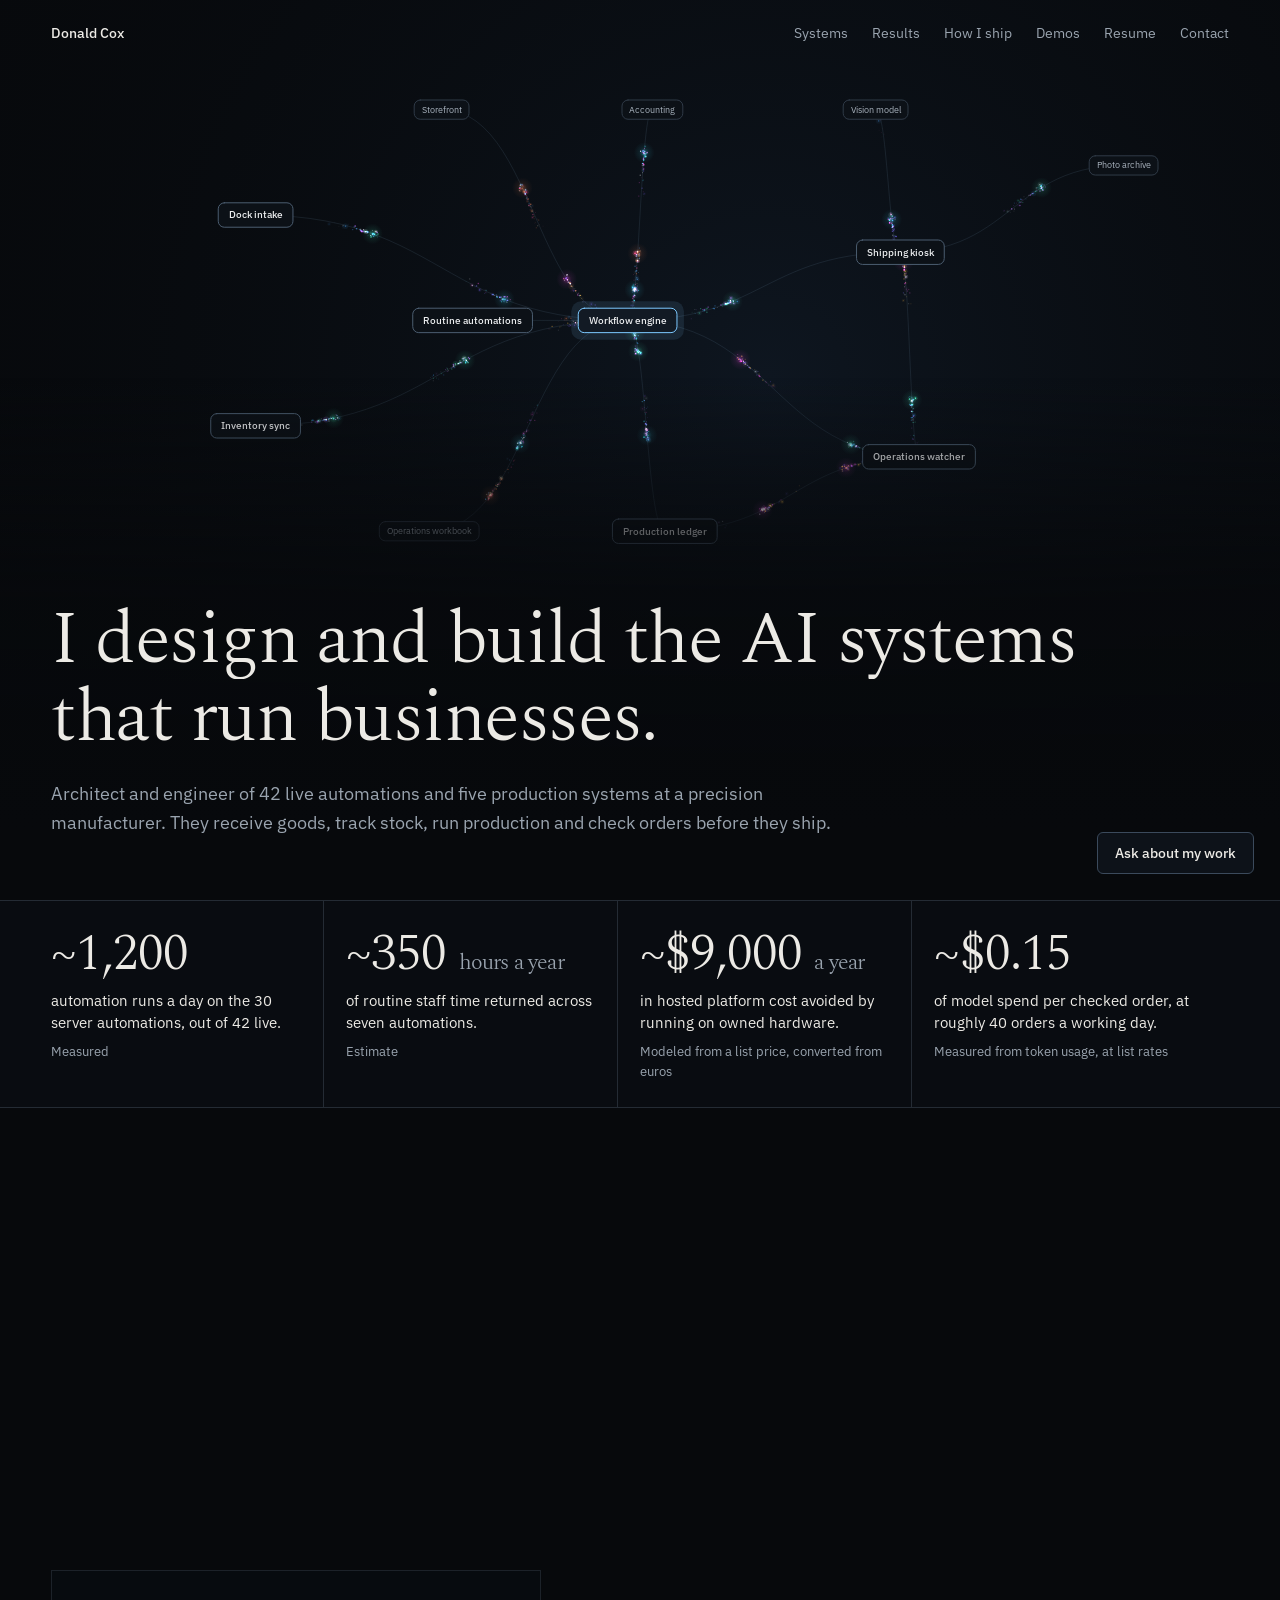
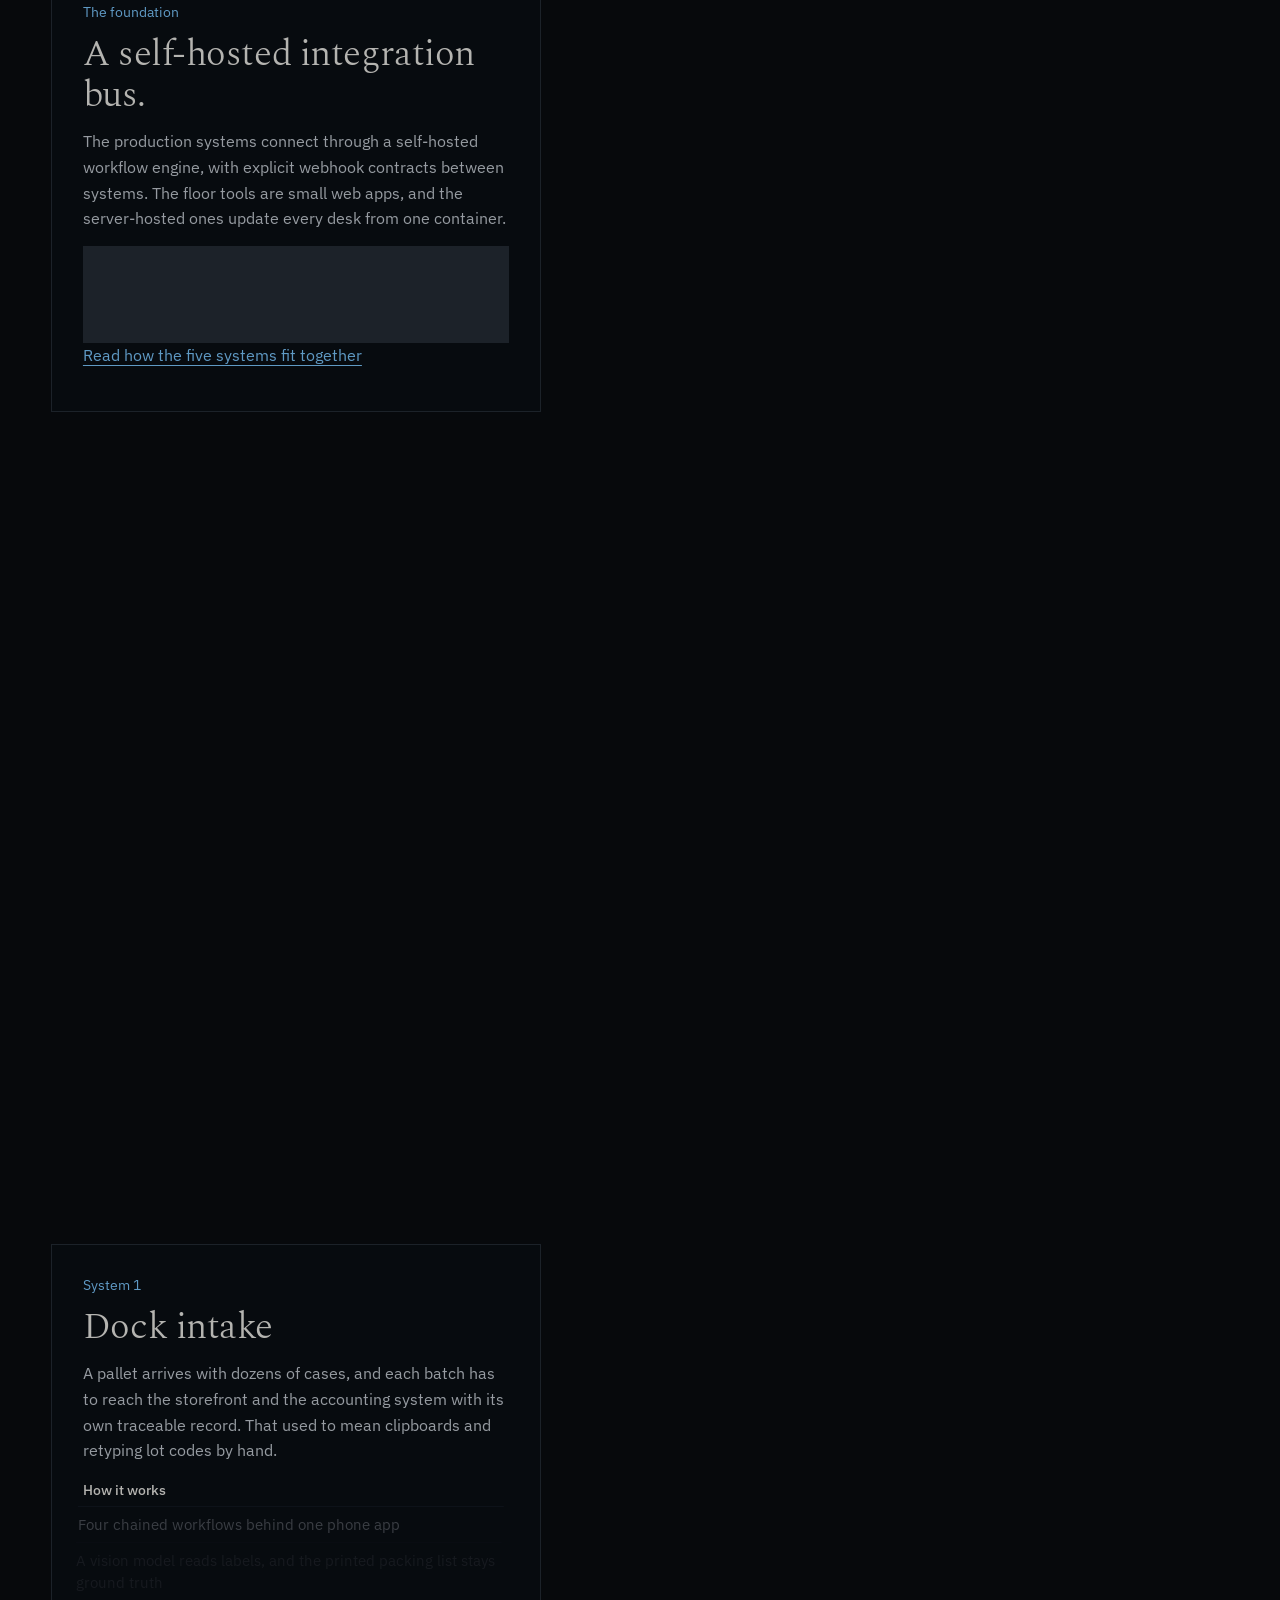
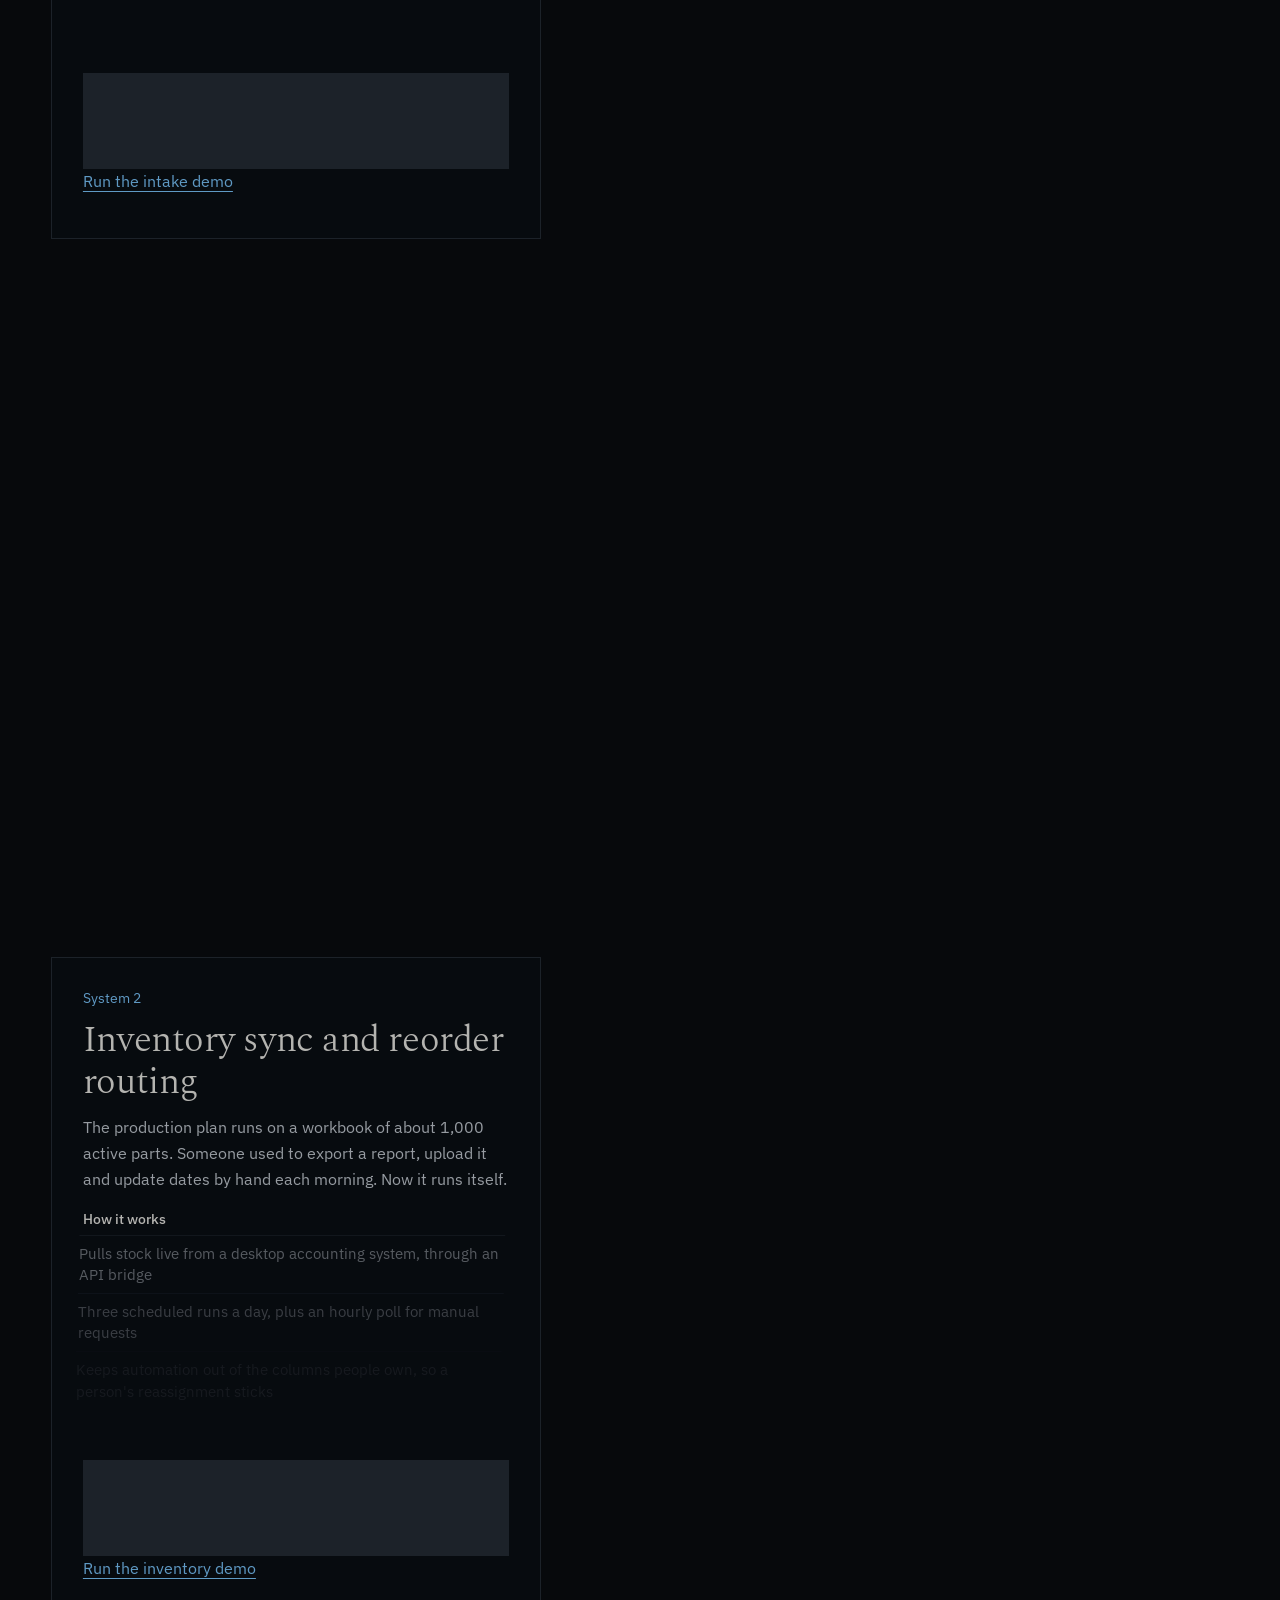
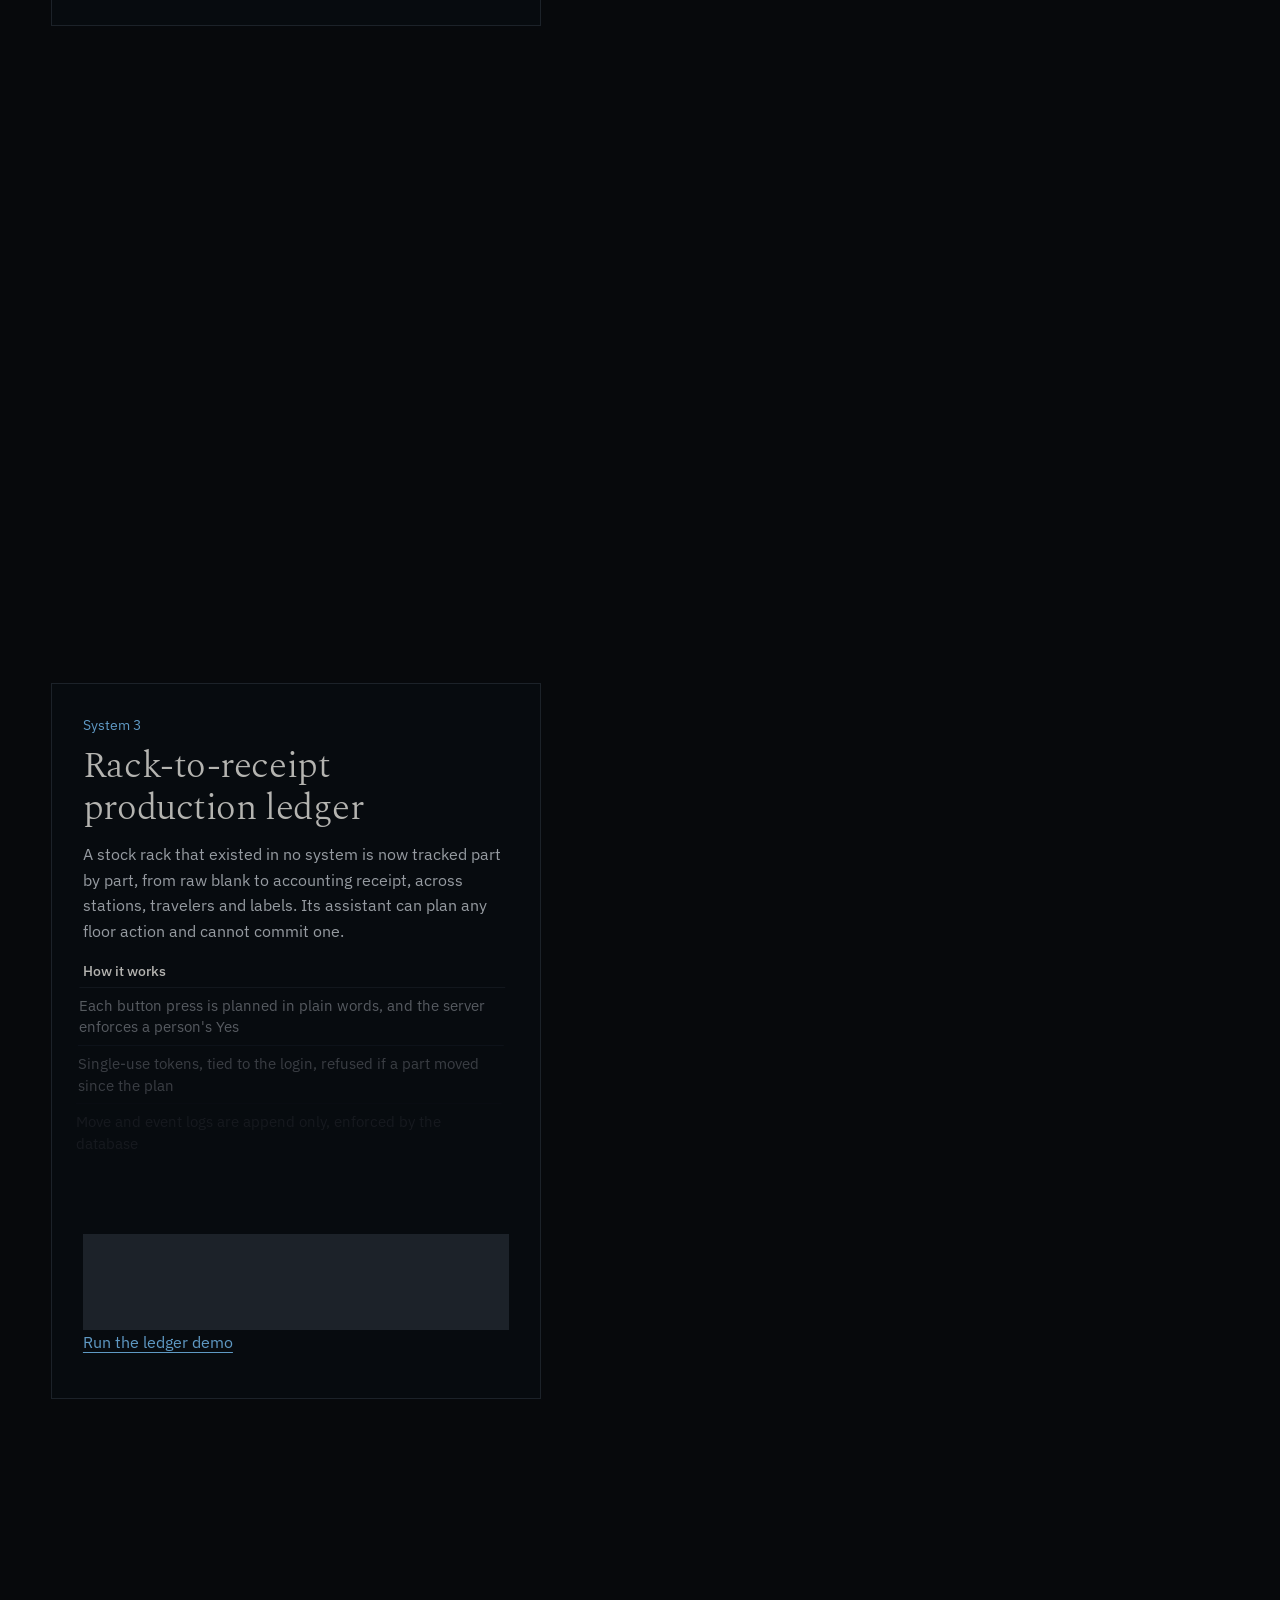
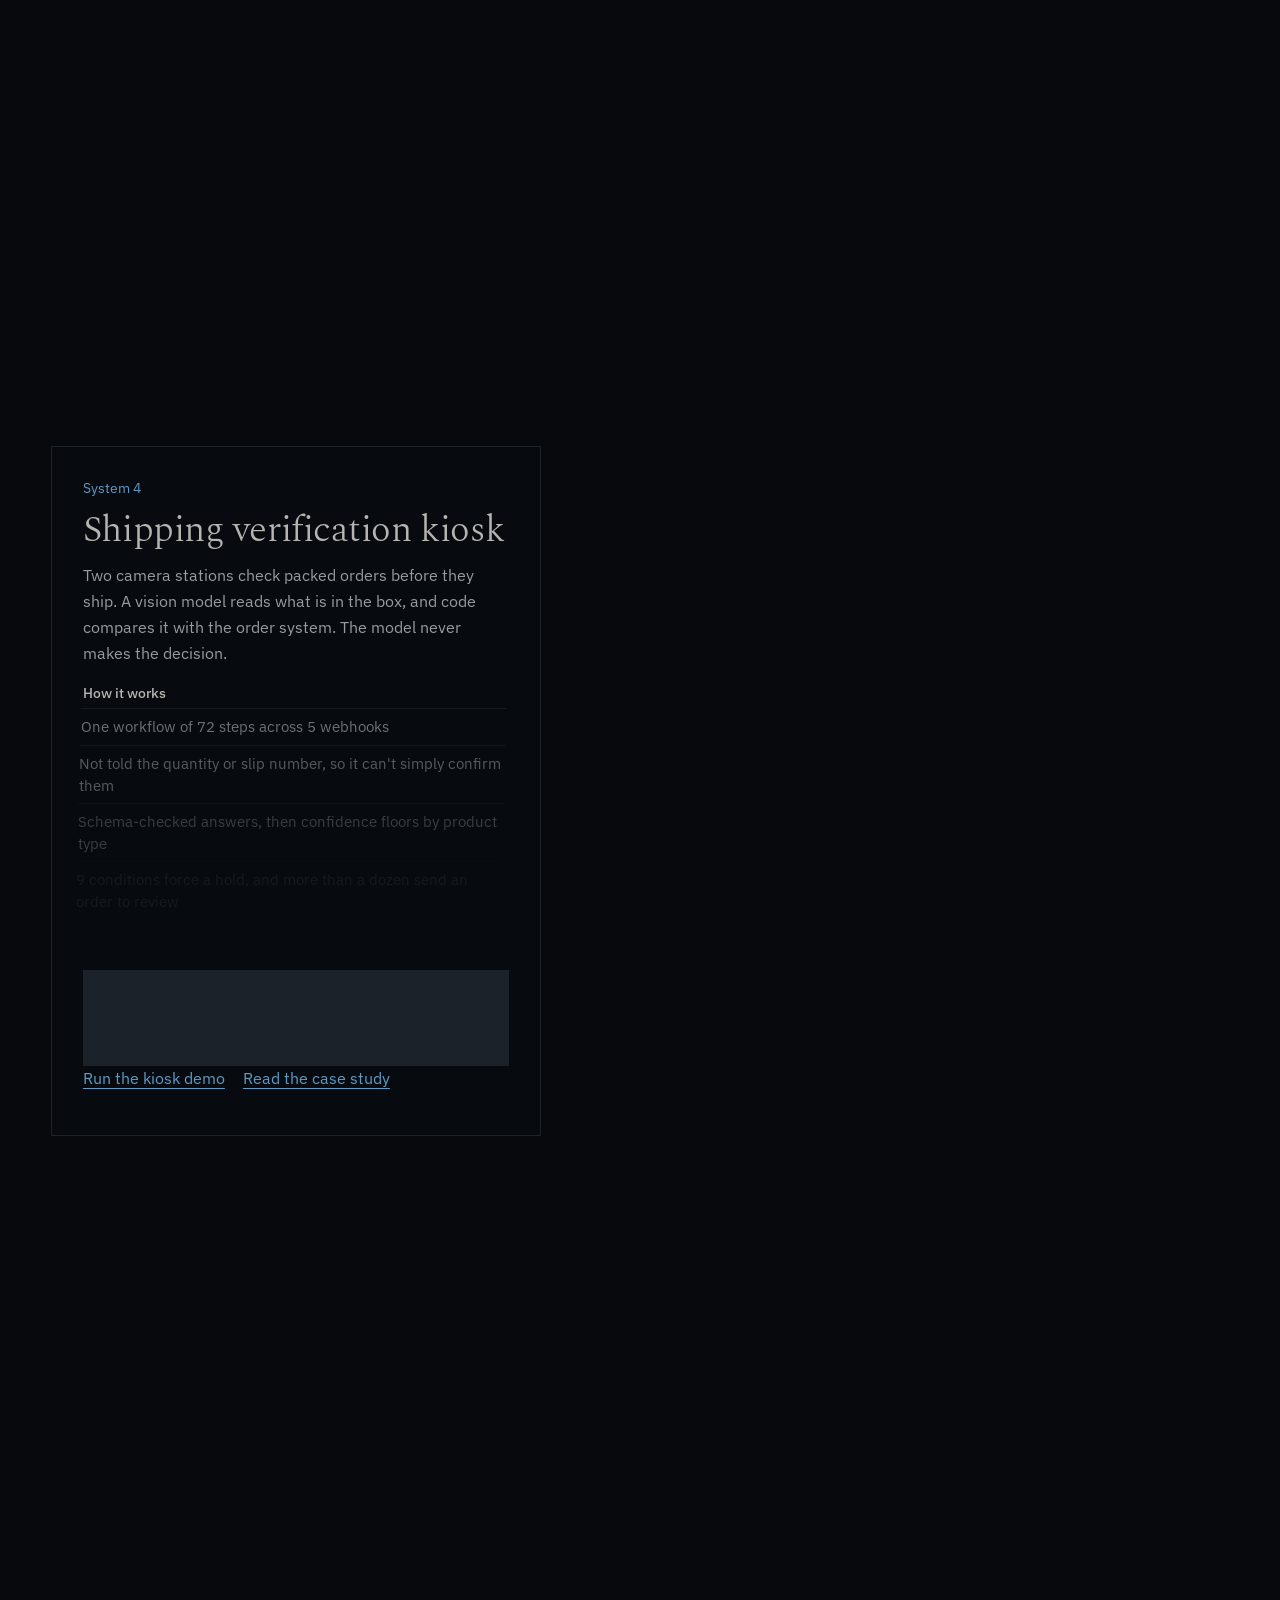
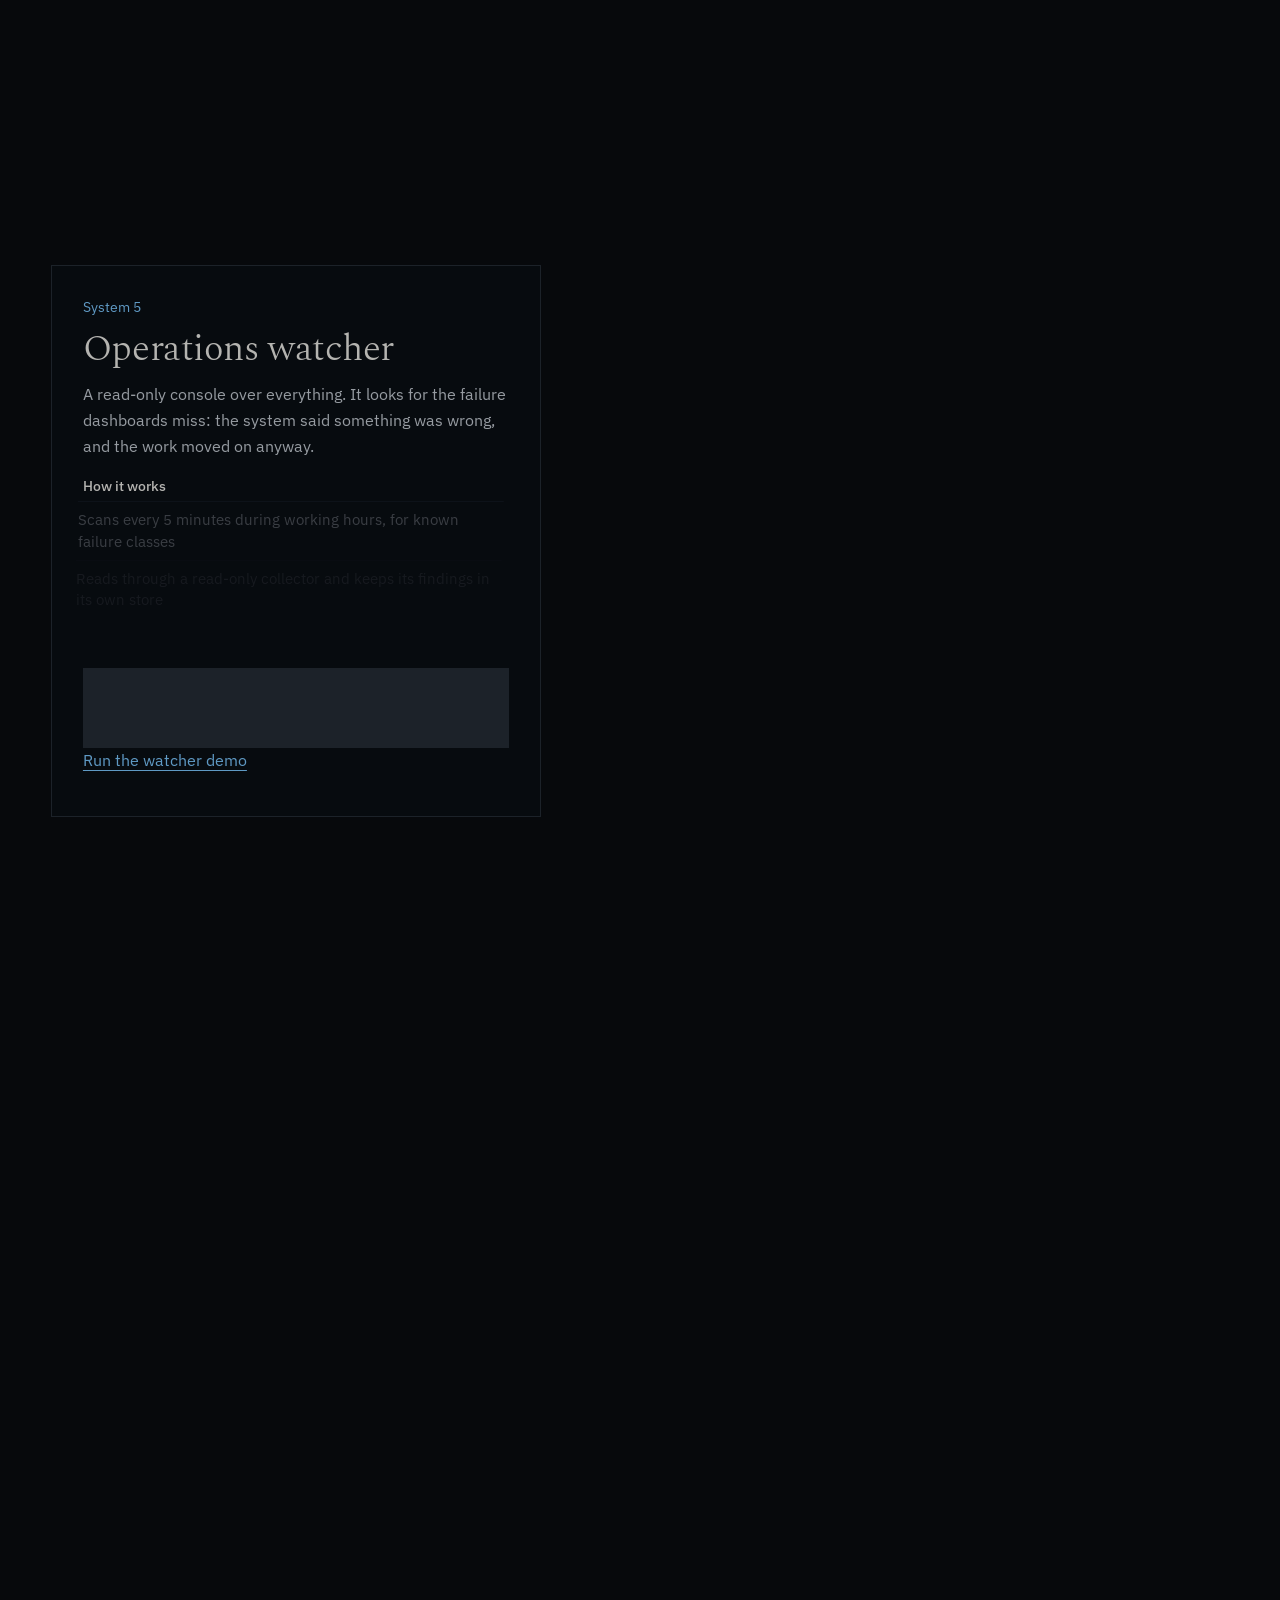
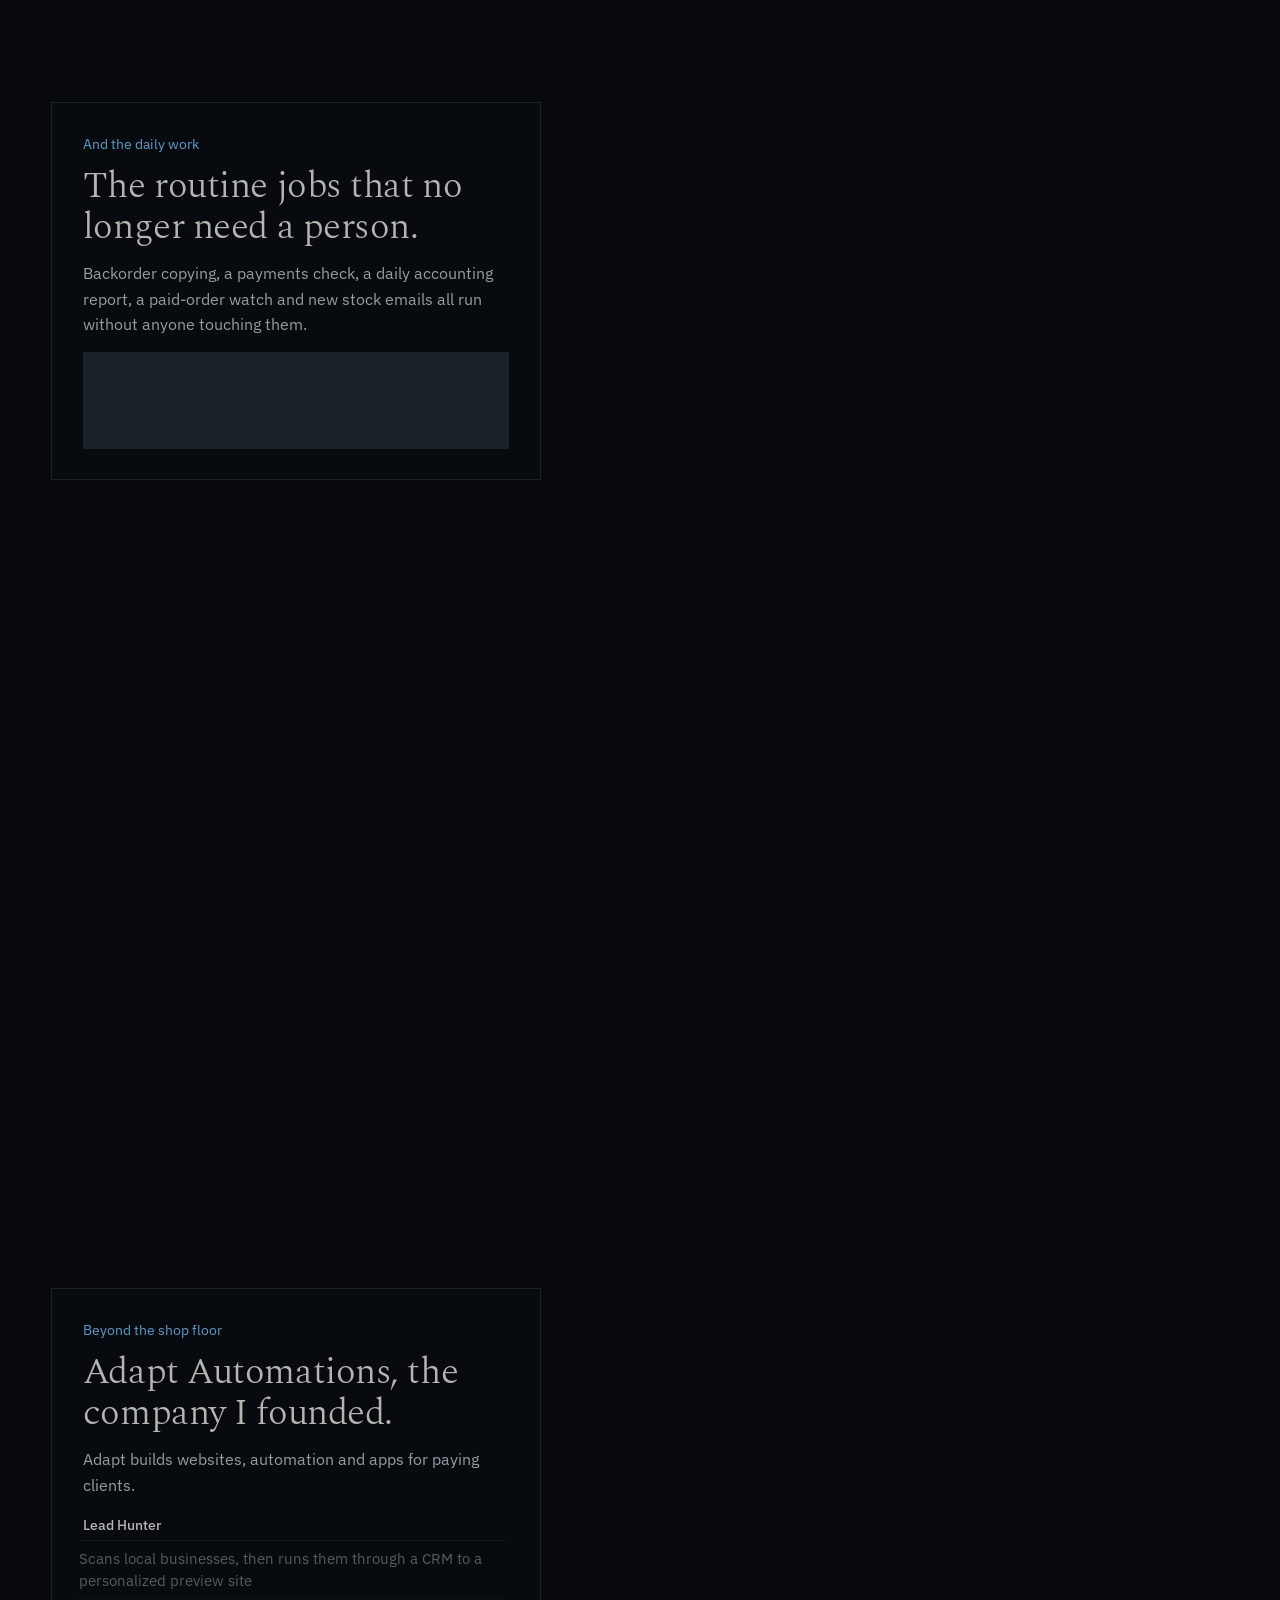
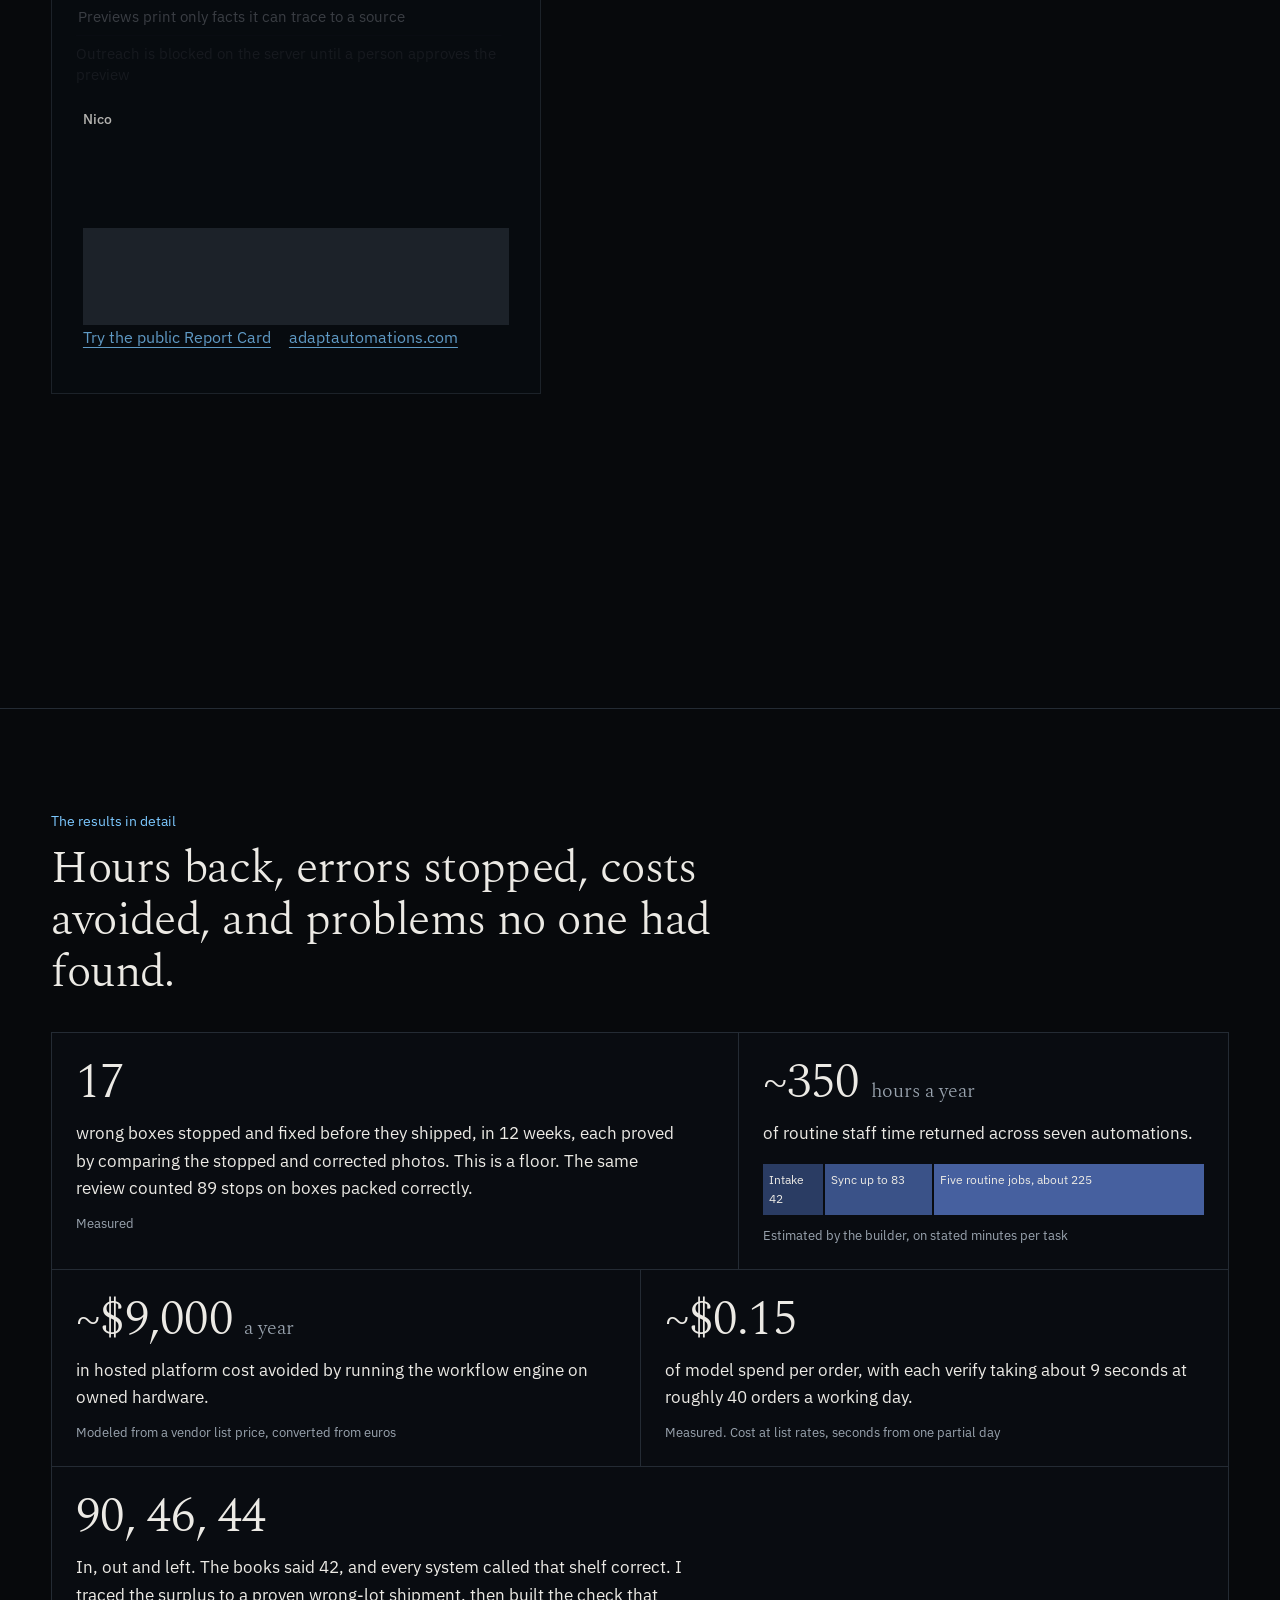
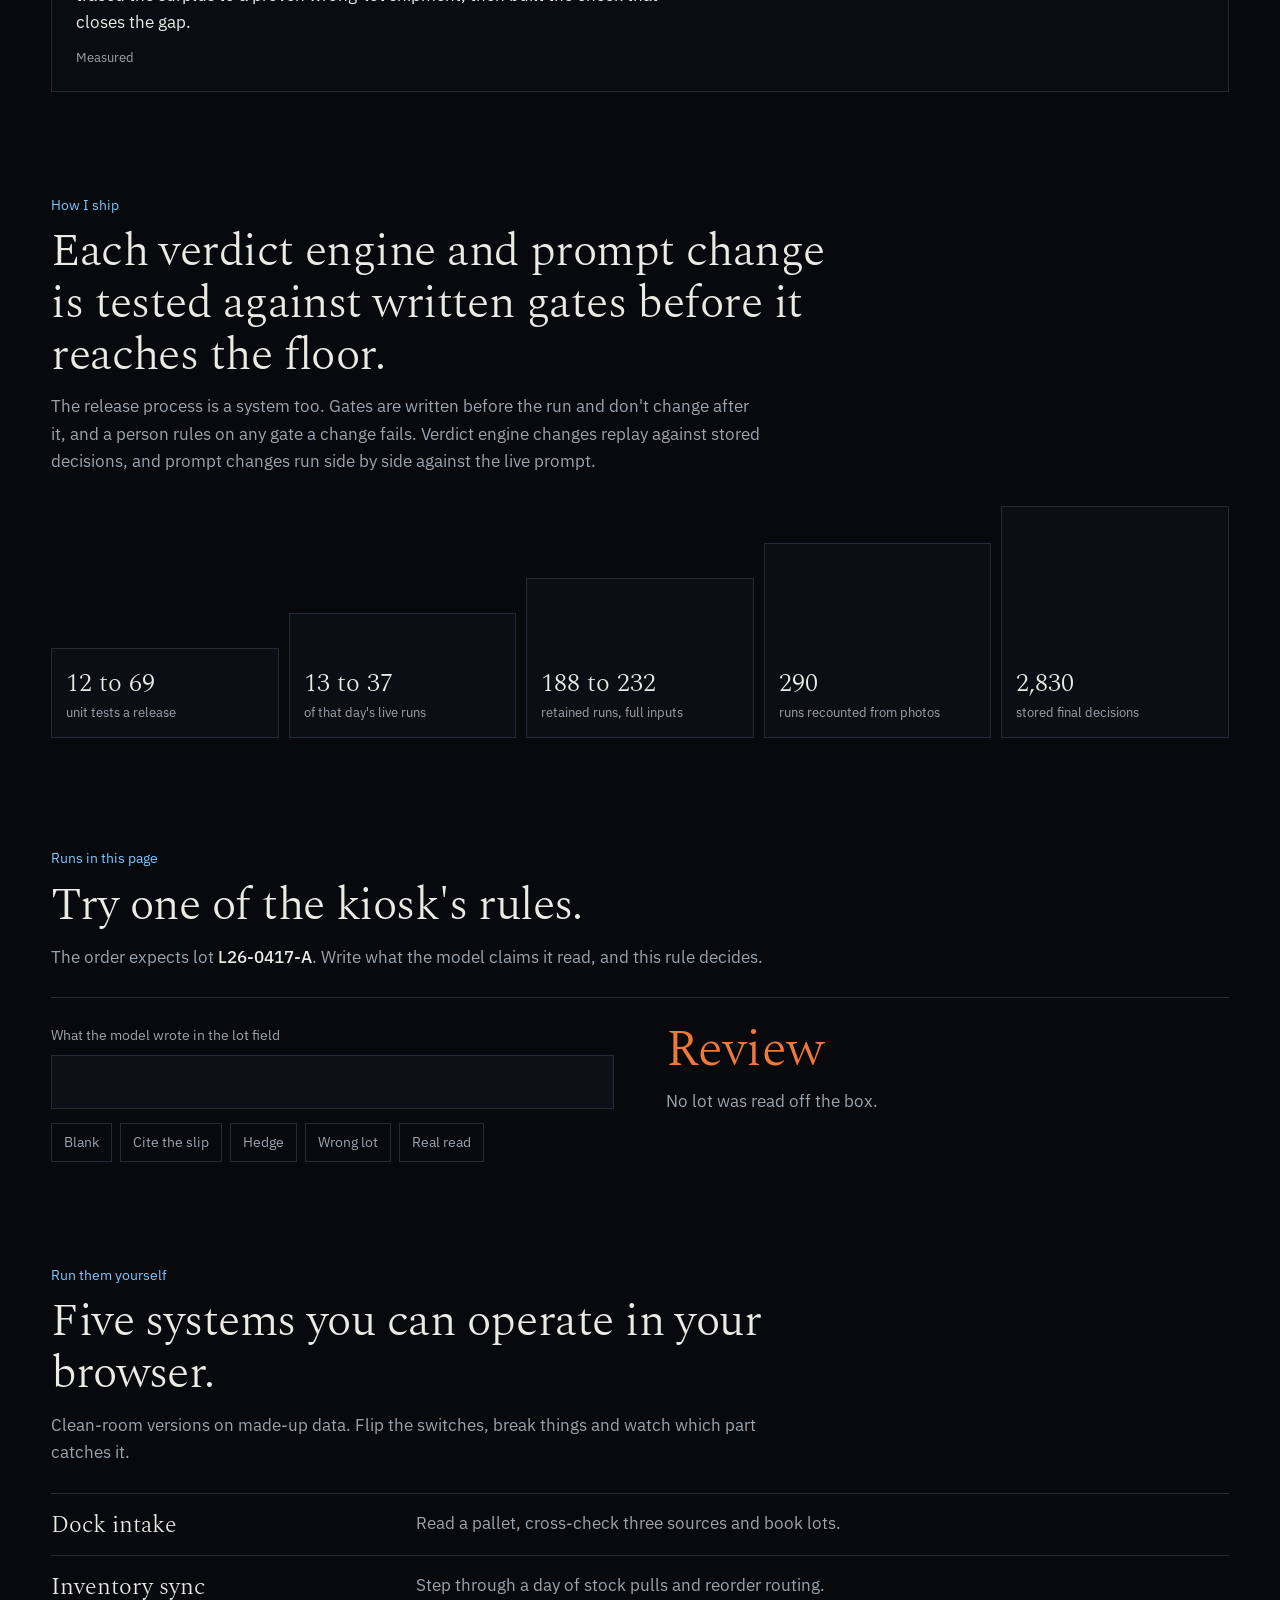
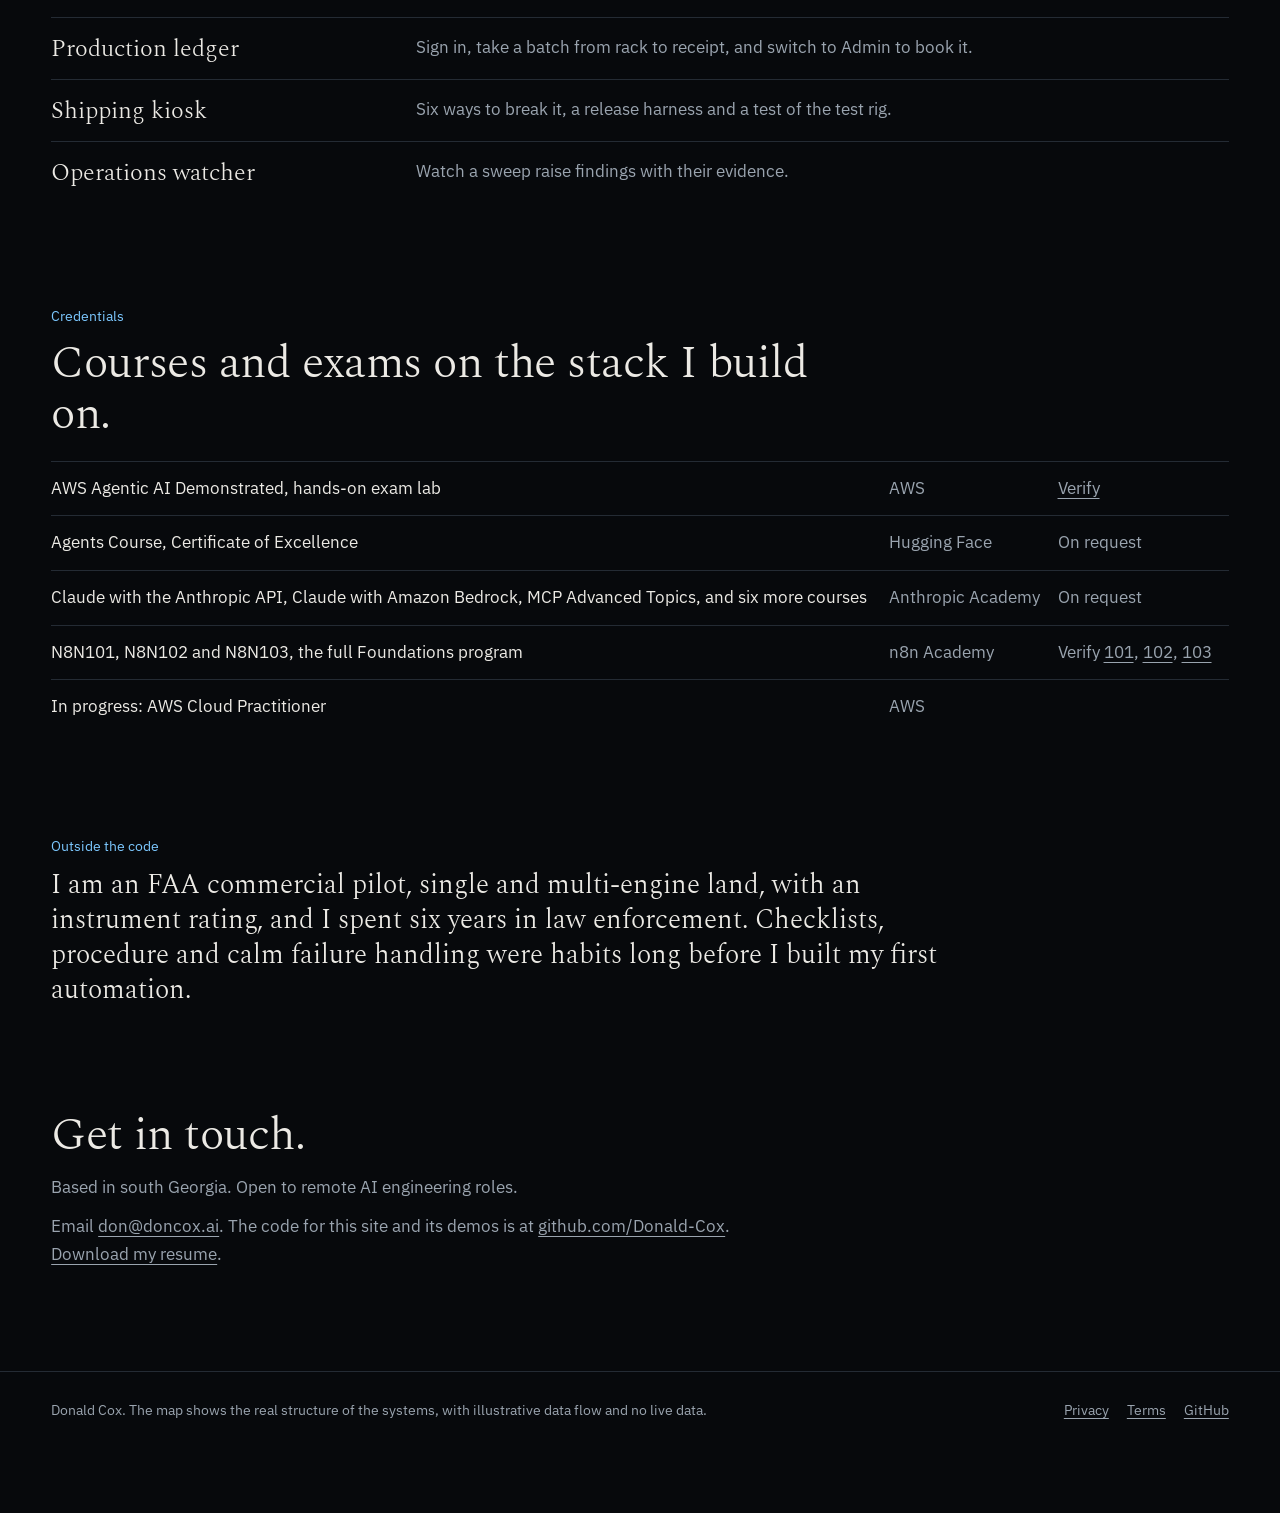
<file: index.html>
<!doctype html>
<html lang="en">
<head>
<meta charset="utf-8">
<meta name="viewport" content="width=device-width, initial-scale=1">
<title>Donald Cox, AI Automation Engineer</title>
<meta name="description" content="Donald Cox designs and builds production AI systems: 42 live automations and five systems that receive goods, track stock, run production and check orders.">
<meta property="og:type" content="website">
<meta property="og:title" content="Donald Cox, AI Automation Engineer">
<meta property="og:description" content="Production AI systems, how they work and what they deliver.">
<link rel="icon" href="/favicon.ico" sizes="48x48">
<link rel="icon" href="/assets/favicon.svg" type="image/svg+xml">
<link rel="icon" href="/assets/icon-192.png" type="image/png" sizes="192x192">
<link rel="apple-touch-icon" href="/apple-touch-icon.png">
<link rel="manifest" href="/site.webmanifest">
<meta name="theme-color" content="#07090c">
<script type="application/ld+json">{"@context":"https://schema.org","@type":"WebSite","name":"Donald Cox","url":"https://doncox.ai/"}</script>
<script type="application/ld+json">{"@context":"https://schema.org","@type":"Person","name":"Donald Cox","jobTitle":"AI Automation Engineer","email":"don@doncox.ai","url":"https://doncox.ai/","sameAs":["https://github.com/Donald-Cox"],"knowsAbout":["AI automation","LLM systems","computer vision","workflow automation","Model Context Protocol"]}</script>
<script>document.documentElement.classList.add("js");setTimeout(function(){document.documentElement.classList.remove("js")},2200)</script>
<link rel="preload" href="/assets/fonts/spectral-latin-300-normal.woff2" as="font" type="font/woff2" crossorigin>
<link rel="preload" href="/assets/fonts/ibm-plex-sans-latin-400-normal.woff2" as="font" type="font/woff2" crossorigin>
<link rel="stylesheet" href="/assets/site.css">
<script src="/assets/vendor/gsap.min.js" defer></script>
<script src="/assets/vendor/ScrollTrigger.min.js" defer></script>
<script src="/assets/vendor/SplitText.min.js" defer></script>
<script src="/assets/home.js" defer></script>
<script src="/assets/ask.js" defer></script>
<meta name="ask-endpoint" content="https://ask.doncox.ai/">
<link rel="canonical" href="https://doncox.ai/">
<meta property="og:url" content="https://doncox.ai/">
<meta property="og:image" content="https://doncox.ai/assets/og.jpg">
<meta property="og:site_name" content="Donald Cox">
<meta property="og:image:width" content="2400">
<meta property="og:image:height" content="1260">
<meta property="og:image:alt" content="Donald Cox: I design and build the AI systems that run businesses.">
<meta name="twitter:image" content="https://doncox.ai/assets/og.jpg">
<meta name="twitter:card" content="summary_large_image">
</head>
<body>
<a class="skip" href="#main">Skip to content</a>
<canvas id="world" aria-hidden="true" data-signature></canvas>
<div id="rail"></div>
<header class="top"><div class="wrap"><a class="name" href="/">Donald Cox</a><nav><a href="/#systems">Systems</a><a href="/#detail">Results</a><a href="/#ship">How I ship</a><a href="/#demos">Demos</a><a href="/donald-cox-resume.pdf">Resume</a><a href="/#contact">Contact</a></nav></div></header>
<main id="main">
<section class="hero"><div class="wrap">
<h1 data-h>I design and build the AI systems that run businesses.</h1>
<p class="sub" data-h>Architect and engineer of <span data-claim="H-automations">42</span> live automations and five production systems at a precision manufacturer. They receive goods, track stock, run production and check orders before they ship.</p>
</div></section>

<section class="value" id="returns"><div class="wrap"><div class="vgrid">
<div class="v"><b>~<span data-claim="H-runs" data-count="1200">1,200</span></b><p>automation runs a day on the <span data-claim="H-server">30</span> server automations, out of <span data-claim="H-automations">42</span> live.</p><span class="t">Measured</span></div>
<div class="v"><b>~<span data-claim="H-hours" data-count="350">350</span> <small>hours a year</small></b><p>of routine staff time returned across seven automations.</p><span class="t">Estimate</span></div>
<div class="v"><b>~<span data-claim="H-hosting">$9,000</span> <small>a year</small></b><p>in hosted platform cost avoided by running on owned hardware.</p><span class="t">Modeled from a list price, converted from euros</span></div>
<div class="v"><b>~<span data-claim="K-cost2">$0.15</span></b><p>of model spend per checked order, at roughly <span data-claim="H-orders">40</span> orders a working day.</p><span class="t">Measured from token usage, at list rates</span></div>
</div></div></section>

<div id="systems" class="wrap">
<section class="ch" id="sys-engine" data-cam="engine"><div class="card"><span class="kick">The foundation</span><h2>A self-hosted integration bus.</h2><p>The production systems connect through a self-hosted workflow engine, with explicit webhook contracts between systems. The floor tools are small web apps, and the server-hosted ones update every desk from one container.</p><div class="ret"><div><b><span data-claim="H-automations">42</span></b><small>live automations, <span data-claim="H-server">30</span> on the server and <span data-claim="H-cloud">12</span> in the cloud</small></div><div><b><span data-claim="H-runs8">9,535</span></b><small>server runs in the <span data-claim="H-days">8 days</span> measured</small></div></div><p class="more"><a href="/work/operations-platform/">Read how the five systems fit together</a></p></div></section>

<section class="ch" id="sys-intake" data-cam="intake"><div class="card"><span class="kick">System 1</span><h2>Dock intake</h2><p>A pallet arrives with dozens of cases, and each batch has to reach the storefront and the accounting system with its own traceable record. That used to mean clipboards and retyping lot codes by hand.</p><h3>How it works</h3><ul><li><span data-claim="I-workflows">Four</span> chained workflows behind one phone app</li><li>A vision model reads labels, and the printed packing list stays ground truth</li><li>Paperwork, side count and close-up count are compared, and a person settles any disagreement before anything books</li></ul><div class="ret"><div><b><span data-claim="I-staff">3 to 1</span></b><small>people per pallet, working from a phone, by my count</small></div><div><b><span data-claim="P-intake-lines">36 of 36</span></b><small>lines matched on the reference intake</small></div></div><p class="more"><a href="/demos/01-intake.html">Run the intake demo</a></p></div></section>

<section class="ch" id="sys-sync" data-cam="sync"><div class="card"><span class="kick">System 2</span><h2>Inventory sync and reorder routing</h2><p>The production plan runs on a workbook of about <span data-claim="S-parts">1,000</span> active parts. Someone used to export a report, upload it and update dates by hand each morning. Now it runs itself.</p><h3>How it works</h3><ul><li>Pulls stock live from a desktop accounting system, through an API bridge</li><li><span data-claim="S-runs">Three</span> scheduled runs a day, plus an hourly poll for manual requests</li><li>Keeps automation out of the columns people own, so a person's reassignment sticks</li><li>Sets reorder dates and routes each part to its work station</li></ul><div class="ret"><div><b><span data-claim="S-runs3">3&times;</span></b><small>a day, up from once at best</small></div><div><b><span data-claim="S-hours">63 to 83</span></b><small>hours a year returned, estimated</small></div></div><p class="more"><a href="/demos/02-inventory-sync.html">Run the inventory demo</a></p></div></section>

<section class="ch" id="sys-ledger" data-cam="ledger"><div class="card"><span class="kick">System 3</span><h2>Rack-to-receipt production ledger</h2><p>A stock rack that existed in no system is now tracked part by part, from raw blank to accounting receipt, across stations, travelers and labels. Its assistant can plan any floor action and cannot commit one.</p><h3>How it works</h3><ul><li>Each button press is planned in plain words, and the server enforces a person's Yes</li><li>Single-use tokens, tied to the login, refused if a part moved since the plan</li><li>Move and event logs are append only, enforced by the database</li><li>Assistant evals gate each deploy: <span data-claim="L-evals">13</span> cases, <span data-claim="L-safety">5</span> of them safety cases that must all pass</li></ul><div class="ret"><div><b><span data-claim="L-tests">487</span></b><small>tests passing on version 2.0</small></div><div><b><span data-claim="L-shadow">78 of 78</span></b><small>real floor presses matched in shadow, over <span data-claim="L-days">4 days</span></small></div></div><p class="more"><a href="/demos/03-production-ledger.html">Run the ledger demo</a></p></div></section>

<section class="ch" id="sys-kiosk" data-cam="kiosk"><div class="card"><span class="kick">System 4</span><h2>Shipping verification kiosk</h2><p><span data-claim="K-stations">Two</span> camera stations check packed orders before they ship. A vision model reads what is in the box, and code compares it with the order system. The model never makes the decision.</p><h3>How it works</h3><ul><li>One workflow of <span data-claim="K-steps">72</span> steps across <span data-claim="K-hooks">5</span> webhooks</li><li>Not told the quantity or slip number, so it can't simply confirm them</li><li>Schema-checked answers, then confidence floors by product type</li><li><span data-claim="K-families">9</span> conditions force a hold, and <span data-claim="K-reviews">more than a dozen</span> send an order to review</li><li>Photos of each order stay on file as the dispute record</li></ul><div class="ret"><div><b><span data-claim="K-stopped">17</span></b><small>wrong boxes stopped and fixed in <span data-claim="K-weeks">12 weeks</span>, a measured floor</small></div><div><b>~<span data-claim="K-verify-s">9 s</span></b><small>a verify, on one partial day of the current build</small></div></div><p class="more"><a href="/demos/04-verification-kiosk.html">Run the kiosk demo</a><a href="/work/verification-kiosk/">Read the case study</a></p></div></section>

<section class="ch" id="sys-watch" data-cam="watch"><div class="card"><span class="kick">System 5</span><h2>Operations watcher</h2><p>A read-only console over everything. It looks for the failure dashboards miss: the system said something was wrong, and the work moved on anyway.</p><h3>How it works</h3><ul><li>Scans <span data-claim="P-5min-b">every 5 minutes</span> during working hours, for known failure classes</li><li>Reads through a read-only collector and keeps its findings in its own store</li><li>Each rule records the real incident that created it</li></ul><div class="ret"><div><b><span data-claim="W-scan">5 min</span></b><small>between scans, on weekdays</small></div><div><b><span data-claim="W-writes">0 writes</span></b><small>to any system it watches</small></div></div><p class="more"><a href="/demos/05-watchtower.html">Run the watcher demo</a></p></div></section>

<section class="ch" id="sys-more" data-cam="more"><div class="card"><span class="kick">And the daily work</span><h2>The routine jobs that no longer need a person.</h2><p>Backorder copying, a payments check, a daily accounting report, a paid-order watch and new stock emails all run without anyone touching them.</p><div class="ret"><div><b>~<span data-claim="M-hours">225</span></b><small>hours a year across these five, estimated</small></div><div><b><span data-claim="M-watch">30 min</span></b><small>between paid-order checks</small></div></div></div></section>
<section class="ch" id="sys-adapt" data-cam="adapt"><div class="card"><span class="kick">Beyond the shop floor</span><h2>Adapt Automations, the company I founded.</h2><p>Adapt builds websites, automation and apps for paying clients.</p><h3>Lead Hunter</h3><ul><li>Scans local businesses, then runs them through a CRM to a personalized preview site</li><li>Previews print only facts it can trace to a source</li><li>Outreach is blocked on the server until a person approves the preview</li></ul><h3>Nico</h3><ul><li>A live LLM chatbot scoped to the site's own content, with a red-team suite rerun on each prompt, knowledge or model change</li></ul><div class="ret"><div><b><span data-claim="A-biz">6,623</span></b><small>businesses in the Lead Hunter database</small></div><div><b><span data-claim="A-tests">2,235</span></b><small>tests passing on the Lead Hunter CRM</small></div></div><p class="more"><a href="https://adaptautomations.com/tools/report-card/" rel="noopener">Try the public Report Card</a><a href="https://adaptautomations.com/" rel="noopener">adaptautomations.com</a></p></div></section>
</div>

<section class="solid" id="detail"><div class="wrap">
<span class="kick">The results in detail</span>
<h2>Hours back, errors stopped, costs avoided, and problems no one had found.</h2>
<div class="board">
<div class="cell w7"><b class="big"><span data-claim="K-stopped">17</span></b><p>wrong boxes stopped and fixed before they shipped, in <span data-claim="K-weeks">12 weeks</span>, each proved by comparing the stopped and corrected photos. This is a floor. The same review counted <span data-claim="K-falsestops">89</span> stops on boxes packed correctly.</p><span class="t">Measured</span></div>
<div class="cell w5"><b class="big">~<span data-claim="H-hours">350</span> <small>hours a year</small></b><p>of routine staff time returned across <span data-claim="H-seven">seven</span> automations.</p><div class="hrs" aria-label="Hours by automation"><i style="flex:42"><em>Intake <span data-claim="I-hours">42</span></em></i><i style="flex:83"><em>Sync up to <span data-claim="S-hours-hi">83</span></em></i><i style="flex:225"><em>Five routine jobs, about <span data-claim="M-hours">225</span></em></i></div><span class="t">Estimated by the builder, on stated minutes per task</span></div>
<div class="cell w6"><b class="big">~<span data-claim="H-hosting">$9,000</span> <small>a year</small></b><p>in hosted platform cost avoided by running the workflow engine on owned hardware.</p><span class="t">Modeled from a vendor list price, converted from euros</span></div>
<div class="cell w6"><b class="big">~<span data-claim="K-cost2">$0.15</span></b><p>of model spend per order, with each verify taking <span data-claim="K-verify-time">about 9 seconds</span> at <span data-claim="K-orders-b">roughly 40</span> orders a working day.</p><span class="t">Measured. Cost at list rates, seconds from one partial day</span></div>
<div class="cell" style="grid-column:span 12"><b class="big"><span data-claim="C-flow">90, 46, 44</span></b><p>In, out and left. The books said <span data-claim="C-book">42</span>, and every system called that shelf correct. I traced the surplus to a proven wrong-lot shipment, then built the check that closes the gap.</p><span class="t">Measured</span></div>
</div>
</div></section>
<section class="solid" id="ship" style="border-top:0;padding-top:0"><div class="wrap">
<span class="kick">How I ship</span>
<h2>Each verdict engine and prompt change is tested against written gates before it reaches the floor.</h2>
<p class="lede">The release process is a system too. Gates are written before the run and don't change after it, and a person rules on any gate a change fails. Verdict engine changes replay against stored decisions, and prompt changes run side by side against the live prompt.</p>
<div class="ladder" id="ladder"><div style="height:90px"><b><span data-claim="R-unit">12 to 69</span></b><small>unit tests a release</small></div><div style="height:125px"><b><span data-claim="R-live">13 to 37</span></b><small>of that day's live runs</small></div><div style="height:160px"><b><span data-claim="R-retained">188 to 232</span></b><small>retained runs, full inputs</small></div><div style="height:195px"><b><span data-claim="R-recount">290</span></b><small>runs recounted from photos</small></div><div style="height:232px"><b><span data-claim="K-replay">2,830</span></b><small>stored final decisions</small></div></div>
</div></section>

<section class="solid" id="fool" style="padding-top:0;border-top:0"><div class="wrap">
<span class="kick">Runs in this page</span>
<h2>Try one of the kiosk's rules.</h2>
<p class="lede">The order expects lot <strong style="color:var(--ink);font-weight:500">L26-0417-A</strong>. Write what the model claims it read, and this rule decides.</p>
<div class="try">
<div><label for="lot">What the model wrote in the lot field</label><input id="lot" autocomplete="off" spellcheck="false"><div class="chips" id="chips"><button data-v="">Blank</button><button data-v="Slip confirms the lot">Cite the slip</button><button data-v="consistent with L26-0417-A">Hedge</button><button data-v="L26-0417-B">Wrong lot</button><button data-v="L26-0417-A (matches expected)">Real read</button></div></div>
<div aria-live="polite"><div class="out no" id="out">Review</div><p id="why"></p></div>
</div>
</div></section>
<section class="solid" id="demos" style="padding-top:0;border-top:0"><div class="wrap">
<span class="kick">Run them yourself</span>
<h2>Five systems you can operate in your browser.</h2>
<p class="lede">Clean-room versions on made-up data. Flip the switches, break things and watch which part catches it.</p>
<ol class="rows">
<li><a href="/demos/01-intake.html"><b>Dock intake</b><span>Read a pallet, cross-check three sources and book lots.</span></a></li>
<li><a href="/demos/02-inventory-sync.html"><b>Inventory sync</b><span>Step through a day of stock pulls and reorder routing.</span></a></li>
<li><a href="/demos/03-production-ledger.html"><b>Production ledger</b><span>Sign in, take a batch from rack to receipt, and switch to Admin to book it.</span></a></li>
<li><a href="/demos/04-verification-kiosk.html"><b>Shipping kiosk</b><span>Six ways to break it, a release harness and a test of the test rig.</span></a></li>
<li><a href="/demos/05-watchtower.html"><b>Operations watcher</b><span>Watch a sweep raise findings with their evidence.</span></a></li>
</ol>
</div></section>
<section class="solid" id="creds" style="padding-top:0;border-top:0"><div class="wrap">
<span class="kick">Credentials</span>
<h2>Courses and exams on the stack I build on.</h2>
<table class="cred">
<tr><td>AWS Agentic AI Demonstrated, hands-on exam lab</td><td>AWS</td><td><a href="https://www.credly.com/badges/64641547-9ebb-4084-ae60-7c2689d23c91/public_url" rel="noopener">Verify</a></td></tr>
<tr><td>Agents Course, Certificate of Excellence</td><td>Hugging Face</td><td>On request</td></tr>
<tr><td>Claude with the Anthropic API, Claude with Amazon Bedrock, MCP Advanced Topics, and six more courses</td><td>Anthropic Academy</td><td>On request</td></tr>
<tr><td>N8N101, N8N102 and N8N103, the full Foundations program</td><td>n8n Academy</td><td>Verify <a href="https://learn.n8n.io/certificates/44510a2355f84d978526e75b6f34187a" rel="noopener" aria-label="Verify N8N101">101</a>, <a href="https://learn.n8n.io/certificates/d5afe1870fff4ca58d8b70848b5b2a7c" rel="noopener" aria-label="Verify N8N102">102</a>, <a href="https://learn.n8n.io/certificates/e0dd04d2a2694e8db1fe968eebe9ee31" rel="noopener" aria-label="Verify N8N103">103</a></td></tr>
<tr><td>In progress: AWS Cloud Practitioner</td><td>AWS</td><td></td></tr>
</table>
</div></section>
<section class="solid" id="outside" style="padding-top:0;border-top:0"><div class="wrap">
<span class="kick">Outside the code</span>
<p class="lede" style="margin:0;font:300 clamp(22px,2.1vw,30px)/1.3 var(--serif);color:var(--ink);max-width:34em">I am an FAA commercial pilot, single and multi-engine land, with an instrument rating, and I spent six years in law enforcement. Checklists, procedure and calm failure handling were habits long before I built my first automation.</p>
</div></section>
<section class="solid" id="contact" style="padding-top:0;border-top:0"><div class="wrap">
<h2>Get in touch.</h2>
<p class="lede" style="margin:0 0 12px">Based in south Georgia. Open to remote AI engineering roles.</p>
<p class="lede" style="margin:0">Email <a href="mailto:don@doncox.ai">don@doncox.ai</a>. The code for this site and its demos is at <a href="https://github.com/Donald-Cox" rel="noopener">github.com/Donald-Cox</a>. <a href="/donald-cox-resume.pdf">Download my resume</a>.</p>
</div></section>
</main>
<footer class="site-foot"><div class="wrap"><p>Donald Cox. The map shows the real structure of the systems, with illustrative data flow and no live data.</p><p class="legal"><a href="/privacy/">Privacy</a><a href="/terms/">Terms</a><a href="https://github.com/Donald-Cox" rel="noopener">GitHub</a></p></div></footer>
</body>
</html>
</file>
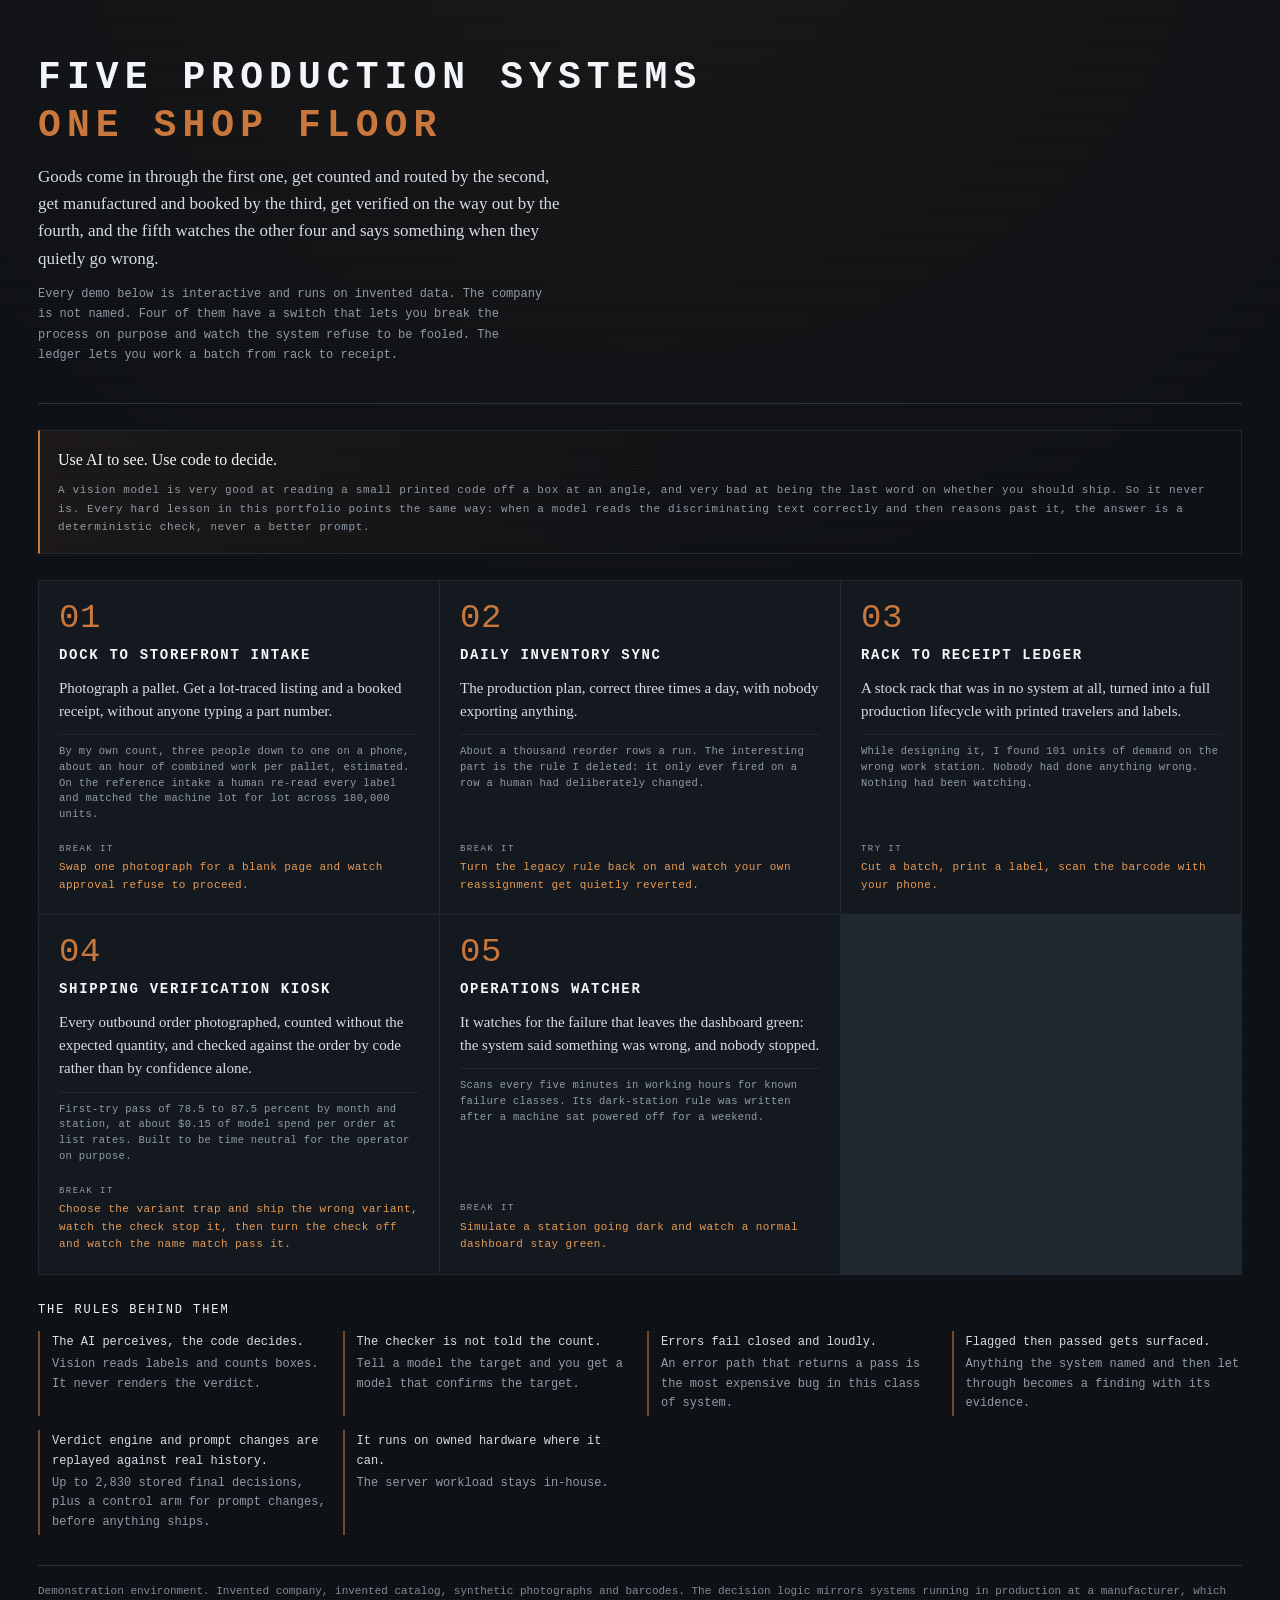
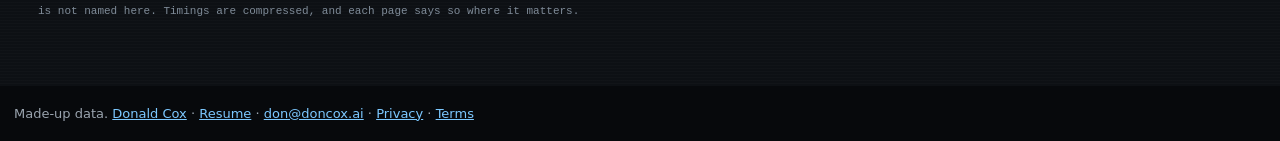
<file: demos/index.html>
<!doctype html>
<html lang="en">
<head>
<meta charset="utf-8">
<meta name="viewport" content="width=device-width, initial-scale=1">
<title>Five production systems | Donald Cox</title>
<style>
/* ==== NB SHARED TOKENS v1 ====================================================
   Keep this block byte-identical across all five demo files. If it changes,
   run demos/sync-shared.py so every demo stays in step.
   ========================================================================== */
:root{
  --ink:#0d1014;
  --panel:#141920;
  --panel-2:#1a212a;
  --well:#0a0d11;
  --rule:#28323d;
  --rule-soft:#1f2731;
  --text:#d5dde5;
  --text-hi:#f2f6fa;
  --dim:#8f9ba8;
  --dimmer:#7f8b98;
  --copper:#c9773c;
  --copper-hi:#e69a55;
  --copper-dim:#7a4823;
  --ok:#6f9b6a;
  --warn:#c2a03c;
  --stop:#de6653;
  --model:#7196b8;
  --code:#c9773c;
  --mono:ui-monospace,"SF Mono",SFMono-Regular,"Cascadia Mono",Menlo,Consolas,"Liberation Mono",monospace;
  --serif:"Iowan Old Style","Palatino Linotype",Palatino,"Book Antiqua",Georgia,serif;
  --t-fast:120ms cubic-bezier(.2,0,0,1);
  --t-mech:260ms cubic-bezier(.33,0,.15,1);
}
*{box-sizing:border-box}
html,body{margin:0;padding:0}
body{
  background:var(--ink);
  color:var(--text);
  font-family:var(--mono);
  font-size:14px;
  line-height:1.5;
  -webkit-font-smoothing:antialiased;
  background-image:
    repeating-linear-gradient(0deg,rgba(255,255,255,.014) 0 1px,transparent 1px 3px),
    radial-gradient(120% 80% at 50% -10%,rgba(201,119,60,.07),transparent 60%);
}
.wrap{max-width:1240px;margin:0 auto;padding:20px 18px 64px}
.lab{font-size:10px;letter-spacing:.16em;text-transform:uppercase;color:var(--dim)}
.num{font-variant-numeric:tabular-nums}
.prose{font-family:var(--serif);font-size:15.5px;line-height:1.62;color:var(--text)}
.prose p{margin:0 0 .85em}
button{font:inherit;color:inherit;background:none;border:0;cursor:pointer}
.btn{
  font-family:var(--mono);font-size:11px;letter-spacing:.13em;text-transform:uppercase;
  padding:9px 16px;border:1px solid var(--rule);background:var(--panel-2);color:var(--text);
  transition:border-color var(--t-fast),background var(--t-fast),color var(--t-fast);
}
.btn:hover:not(:disabled){border-color:var(--copper);color:var(--text-hi)}
.btn:focus-visible{outline:2px solid var(--copper-hi);outline-offset:2px}
.btn:disabled{opacity:.35;cursor:not-allowed}
.btn-p{background:var(--copper);border-color:var(--copper);color:#160d06;font-weight:700}
.btn-p:hover:not(:disabled){background:var(--copper-hi);border-color:var(--copper-hi);color:#160d06}
.panel{background:var(--panel);border:1px solid var(--rule-soft)}
.panel-hd{
  display:flex;align-items:center;justify-content:space-between;gap:12px;
  padding:9px 14px;border-bottom:1px solid var(--rule-soft);background:var(--panel-2);
}
.rule{height:1px;background:var(--rule-soft);border:0;margin:0}
.sw{display:inline-flex;align-items:center;gap:9px;cursor:pointer;user-select:none}
.sw input{position:absolute;opacity:0;width:0;height:0}
.sw .track{
  width:34px;height:16px;background:var(--well);border:1px solid var(--rule);
  position:relative;flex:none;transition:border-color var(--t-fast),background var(--t-fast);
}
.sw .track::after{
  content:"";position:absolute;top:1px;left:1px;width:12px;height:12px;background:var(--dimmer);
  transition:transform var(--t-mech),background var(--t-mech);
}
.sw input:checked + .track{border-color:var(--copper-dim);background:#1b120a}
.sw input:checked + .track::after{transform:translateX(16px);background:var(--copper)}
.sw input:focus-visible + .track{outline:2px solid var(--copper-hi);outline-offset:2px}
.sw .txt{font-size:11px;letter-spacing:.08em;text-transform:uppercase;color:var(--dim)}
.sw input:checked ~ .txt{color:var(--text)}
.banner{
  border:1px solid var(--rule-soft);border-left:2px solid var(--copper-dim);
  background:linear-gradient(90deg,rgba(201,119,60,.06),transparent 60%);
  padding:9px 14px;font-size:11.5px;color:var(--dim);margin-bottom:14px;line-height:1.6;
}
details.drawer{border:1px solid var(--rule-soft);background:var(--panel);margin-top:18px}
details.drawer > summary{
  padding:11px 14px;cursor:pointer;font-size:11px;letter-spacing:.14em;text-transform:uppercase;
  color:var(--dim);list-style:none;display:flex;align-items:center;gap:10px;
}
details.drawer > summary::-webkit-details-marker{display:none}
details.drawer > summary::before{content:"+";color:var(--copper);font-weight:700}
details.drawer[open] > summary::before{content:"-"}
details.drawer > summary:hover{color:var(--text)}
.drawer-body{padding:4px 18px 20px;border-top:1px solid var(--rule-soft)}
@media (max-width:720px){ .wrap{padding:14px 12px 48px} }
/* ==== END NB SHARED TOKENS ================================================ */

.hero{padding:34px 0 26px;border-bottom:1px solid var(--rule);margin-bottom:26px}
.hero h1{
  font-size:clamp(22px,4.2vw,38px);letter-spacing:.16em;text-transform:uppercase;
  margin:0 0 14px;font-weight:700;color:var(--text-hi);line-height:1.25;
}
.hero h1 span{color:var(--copper);display:block}
.hero .lede{font-family:var(--serif);font-size:17px;line-height:1.6;color:var(--text);max-width:62ch;margin:0 0 12px}
.hero .sub{font-size:12px;color:var(--dim);max-width:70ch;line-height:1.7}

.thesis{
  border:1px solid var(--rule-soft);border-left:2px solid var(--copper);
  background:linear-gradient(90deg,rgba(201,119,60,.07),transparent 55%);
  padding:16px 18px;margin-bottom:26px;
}
.thesis p{margin:0;font-family:var(--serif);font-size:16px;line-height:1.6;color:var(--text-hi)}
.thesis small{display:block;margin-top:8px;font-family:var(--mono);font-size:11px;letter-spacing:.06em;color:var(--dim);line-height:1.7}

.grid{display:grid;grid-template-columns:repeat(auto-fit,minmax(min(100%,330px),1fr));gap:1px;background:var(--rule-soft);border:1px solid var(--rule-soft)}
.card{
  background:var(--panel);padding:20px;display:flex;flex-direction:column;gap:11px;
  text-decoration:none;color:inherit;position:relative;overflow:hidden;
  transition:background var(--t-mech);
}
.card::after{
  content:"";position:absolute;left:0;right:0;bottom:0;height:2px;background:var(--copper);
  transform:scaleX(0);transform-origin:left;transition:transform var(--t-mech);
}
.card:hover{background:var(--panel-2)}
.card:hover::after{transform:scaleX(1)}
.card:focus-visible{outline:2px solid var(--copper-hi);outline-offset:-2px}
.card .n{font-size:34px;line-height:1;color:var(--copper);letter-spacing:.02em}
.card h2{margin:0;font-size:14px;letter-spacing:.12em;text-transform:uppercase;color:var(--text-hi);font-weight:700;line-height:1.4}
.card .what{font-family:var(--serif);font-size:15px;line-height:1.55;color:var(--text);margin:0}
.card .try{font-size:11px;color:var(--copper-hi);letter-spacing:.04em;line-height:1.6;margin-top:auto;padding-top:8px}
.card .try b{display:block;font-size:9px;letter-spacing:.16em;text-transform:uppercase;color:var(--dim);font-weight:400;margin-bottom:3px}
.card .stat{font-size:10.5px;color:var(--dim);letter-spacing:.03em;border-top:1px solid var(--rule-soft);padding-top:9px}

.closing{margin-top:26px}
.closing h3{font-size:12px;letter-spacing:.16em;text-transform:uppercase;color:var(--text-hi);margin:0 0 12px;font-weight:400}
.rules{display:grid;grid-template-columns:repeat(auto-fit,minmax(min(100%,250px),1fr));gap:14px}
.rules div{border-left:2px solid var(--copper-dim);padding:2px 0 2px 12px;font-size:12px;color:var(--dim);line-height:1.65}
.rules div b{display:block;color:var(--text);font-weight:400;margin-bottom:2px}
.foot{margin-top:30px;padding-top:16px;border-top:1px solid var(--rule);font-size:11px;color:var(--dimmer);line-height:1.8}
</style>
<meta name="description" content="Interactive browser demos of five production systems from one shop floor: intake, inventory sync, production ledger, shipping verification and an operations watcher. All on invented data.">
<link rel="canonical" href="https://doncox.ai/demos/">
<meta name="theme-color" content="#07090c">
<meta property="og:type" content="website">
<meta property="og:url" content="https://doncox.ai/demos/">
<meta property="og:title" content="Five production systems | Donald Cox">
<meta property="og:description" content="Interactive browser demos of five production systems from one shop floor: intake, inventory sync, production ledger, shipping verification and an operations watcher. All on invented data.">
<meta property="og:site_name" content="Donald Cox">
<meta property="og:image" content="https://doncox.ai/assets/og.jpg">
<meta property="og:image:width" content="2400">
<meta property="og:image:height" content="1260">
<meta property="og:image:alt" content="Donald Cox: I design and build the AI systems that run businesses.">
<meta name="twitter:image" content="https://doncox.ai/assets/og.jpg">
<meta name="twitter:card" content="summary_large_image">
<link rel="icon" href="/favicon.ico" sizes="48x48">
<link rel="icon" href="/assets/favicon.svg" type="image/svg+xml">
<link rel="apple-touch-icon" href="/apple-touch-icon.png">
</head>
<body>
<main>
<div class="wrap">

  <div class="hero">
    <h1>Five production systems<span>one shop floor</span></h1>
    <p class="lede">
      Goods come in through the first one, get counted and routed by the second, get manufactured
      and booked by the third, get verified on the way out by the fourth, and the fifth watches the
      other four and says something when they quietly go wrong.
    </p>
    <p class="sub">
      Every demo below is interactive and runs on invented data. The company is not named. Four of them have a switch that lets you break the process on purpose and watch the system refuse to be fooled. The ledger lets you work a batch from rack to receipt.
    </p>
  </div>

  <div class="thesis">
    <p>Use AI to see. Use code to decide.</p>
    <small>
      A vision model is very good at reading a small printed code off a box at an angle, and very
      bad at being the last word on whether you should ship. So it never is. Every hard lesson in
      this portfolio points the same way: when a model reads the discriminating text correctly and
      then reasons past it, the answer is a deterministic check, never a better prompt.
    </small>
  </div>

  <div class="grid">
    <a class="card" href="01-intake.html">
      <span class="n num">01</span>
      <h2>Dock to storefront intake</h2>
      <p class="what">Photograph a pallet. Get a lot-traced listing and a booked receipt, without anyone typing a part number.</p>
      <span class="stat">By my own count, three people down to one on a phone, about an hour of combined work per pallet, estimated. On the reference intake a human re-read every label and matched the machine lot for lot across 180,000 units.</span>
      <span class="try"><b>break it</b>Swap one photograph for a blank page and watch approval refuse to proceed.</span>
    </a>

    <a class="card" href="02-inventory-sync.html">
      <span class="n num">02</span>
      <h2>Daily inventory sync</h2>
      <p class="what">The production plan, correct three times a day, with nobody exporting anything.</p>
      <span class="stat">About a thousand reorder rows a run. The interesting part is the rule I deleted: it only ever fired on a row a human had deliberately changed.</span>
      <span class="try"><b>break it</b>Turn the legacy rule back on and watch your own reassignment get quietly reverted.</span>
    </a>

    <a class="card" href="03-production-ledger.html">
      <span class="n num">03</span>
      <h2>Rack to receipt ledger</h2>
      <p class="what">A stock rack that was in no system at all, turned into a full production lifecycle with printed travelers and labels.</p>
      <span class="stat">While designing it, I found 101 units of demand on the wrong work station. Nobody had done anything wrong. Nothing had been watching.</span>
      <span class="try"><b>try it</b>Cut a batch, print a label, scan the barcode with your phone.</span>
    </a>

    <a class="card" href="04-verification-kiosk.html">
      <span class="n num">04</span>
      <h2>Shipping verification kiosk</h2>
      <p class="what">Every outbound order photographed, counted without the expected quantity, and checked against the order by code rather than by confidence alone.</p>
      <span class="stat">First-try pass of 78.5 to 87.5 percent by month and station, at about $0.15 of model spend per order at list rates. Built to be time neutral for the operator on purpose.</span>
      <span class="try"><b>break it</b>Choose the variant trap and ship the wrong variant, watch the check stop it, then turn the check off and watch the name match pass it.</span>
    </a>

    <a class="card" href="05-watchtower.html">
      <span class="n num">05</span>
      <h2>Operations watcher</h2>
      <p class="what">It watches for the failure that leaves the dashboard green: the system said something was wrong, and nobody stopped.</p>
      <span class="stat">Scans every five minutes in working hours for known failure classes. Its dark-station rule was written after a machine sat powered off for a weekend.</span>
      <span class="try"><b>break it</b>Simulate a station going dark and watch a normal dashboard stay green.</span>
    </a>
  </div>

  <div class="closing">
    <h3>The rules behind them</h3>
    <div class="rules">
      <div><b>The AI perceives, the code decides.</b>Vision reads labels and counts boxes. It never renders the verdict.</div>
      <div><b>The checker is not told the count.</b>Tell a model the target and you get a model that confirms the target.</div>
      <div><b>Errors fail closed and loudly.</b>An error path that returns a pass is the most expensive bug in this class of system.</div>
      <div><b>Flagged then passed gets surfaced.</b>Anything the system named and then let through becomes a finding with its evidence.</div>
      <div><b>Verdict engine and prompt changes are replayed against real history.</b>Up to 2,830 stored final decisions, plus a control arm for prompt changes, before anything ships.</div>
      <div><b>It runs on owned hardware where it can.</b>The server workload stays in-house.</div>
    </div>
  </div>

  <div class="foot">
    Demonstration environment. Invented company, invented catalog, synthetic photographs and
    barcodes. The decision logic mirrors systems running in production at a manufacturer, which is
    not named here. Timings are compressed, and each page says so where it matters.
  </div>
</div>
</main>
<footer style="padding:18px 14px;font:13px/1.5 system-ui,sans-serif;color:#9aa4af;background:#07090c">Made-up data. <a href="/" style="color:#7cc8ff">Donald Cox</a> · <a href="/donald-cox-resume.pdf" style="color:#7cc8ff">Resume</a> · <a href="mailto:don@doncox.ai" style="color:#7cc8ff">don@doncox.ai</a> · <a href="/privacy/" style="color:#7cc8ff">Privacy</a> · <a href="/terms/" style="color:#7cc8ff">Terms</a></footer>
</body>
</html>
</file>
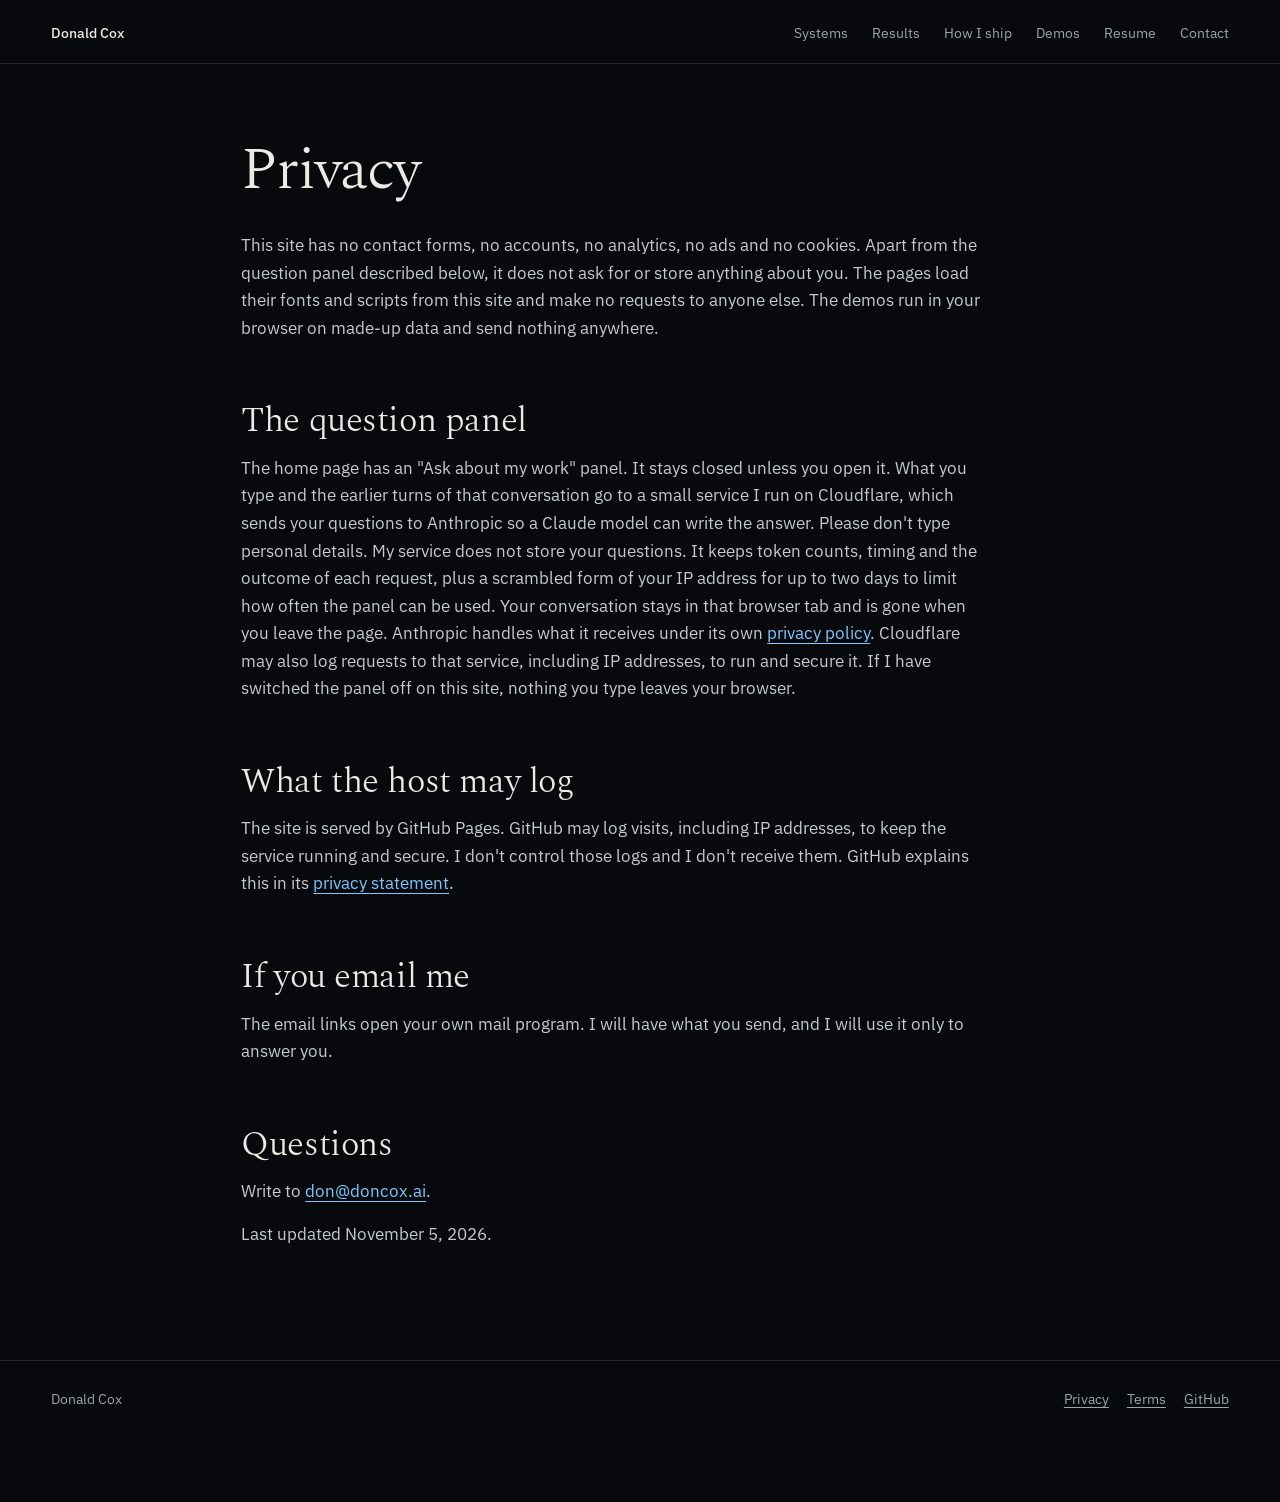
<file: privacy/index.html>
<!doctype html>
<html lang="en">
<head>
<meta charset="utf-8">
<meta name="viewport" content="width=device-width, initial-scale=1">
<title>Privacy | Donald Cox</title>
<meta name="description" content="What this site and its question panel handle, and what its hosts may log.">
<meta property="og:type" content="website">
<meta property="og:title" content="Privacy | Donald Cox">
<meta property="og:description" content="What this site and its question panel handle, and what its hosts may log.">
<link rel="icon" href="/favicon.ico" sizes="48x48">
<link rel="icon" href="/assets/favicon.svg" type="image/svg+xml">
<link rel="icon" href="/assets/icon-192.png" type="image/png" sizes="192x192">
<link rel="apple-touch-icon" href="/apple-touch-icon.png">
<link rel="manifest" href="/site.webmanifest">
<meta name="theme-color" content="#07090c">
<link rel="stylesheet" href="/assets/site.css">
<link rel="canonical" href="https://doncox.ai/privacy/">
<meta property="og:url" content="https://doncox.ai/privacy/">
<meta property="og:image" content="https://doncox.ai/assets/og.jpg">
<meta property="og:site_name" content="Donald Cox">
<meta property="og:image:width" content="2400">
<meta property="og:image:height" content="1260">
<meta property="og:image:alt" content="Donald Cox: I design and build the AI systems that run businesses.">
<meta name="twitter:image" content="https://doncox.ai/assets/og.jpg">
<meta name="twitter:card" content="summary_large_image">
</head>
<body class="page">
<a class="skip" href="#main">Skip to content</a>
<header class="top"><div class="wrap"><a class="name" href="/">Donald Cox</a><nav aria-label="Main"><a href="/#systems">Systems</a><a href="/#detail">Results</a><a href="/#ship">How I ship</a><a href="/#demos">Demos</a><a href="/donald-cox-resume.pdf">Resume</a><a href="/#contact">Contact</a></nav></div></header>
<main id="main" class="wrap study">
<h1>Privacy</h1>
<div class="prose">
<p>This site has no contact forms, no accounts, no analytics, no ads and no cookies. Apart from the question panel described below, it does not ask for or store anything about you. The pages load their fonts and scripts from this site and make no requests to anyone else. The demos run in your browser on made-up data and send nothing anywhere.</p>
<h2>The question panel</h2>
<p>The home page has an "Ask about my work" panel. It stays closed unless you open it. What you type and the earlier turns of that conversation go to a small service I run on Cloudflare, which sends your questions to Anthropic so a Claude model can write the answer. Please don't type personal details. My service does not store your questions. It keeps token counts, timing and the outcome of each request, plus a scrambled form of your IP address for up to two days to limit how often the panel can be used. Your conversation stays in that browser tab and is gone when you leave the page. Anthropic handles what it receives under its own <a href="https://www.anthropic.com/legal/privacy" rel="noopener">privacy policy</a>. Cloudflare may also log requests to that service, including IP addresses, to run and secure it. If I have switched the panel off on this site, nothing you type leaves your browser.</p>
<h2>What the host may log</h2>
<p>The site is served by GitHub Pages. GitHub may log visits, including IP addresses, to keep the service running and secure. I don't control those logs and I don't receive them. GitHub explains this in its <a href="https://docs.github.com/en/site-policy/privacy-policies/github-general-privacy-statement" rel="noopener">privacy statement</a>.</p>
<h2>If you email me</h2>
<p>The email links open your own mail program. I will have what you send, and I will use it only to answer you.</p>
<h2>Questions</h2>
<p>Write to <a href="mailto:don@doncox.ai">don@doncox.ai</a>.</p>
<p>Last updated November 5, 2026.</p>
</div>
</main>
<footer class="site-foot"><div class="wrap"><p>Donald Cox</p><p class="legal"><a href="/privacy/">Privacy</a><a href="/terms/">Terms</a><a href="https://github.com/Donald-Cox" rel="noopener">GitHub</a></p></div></footer>
</body>
</html>
</file>
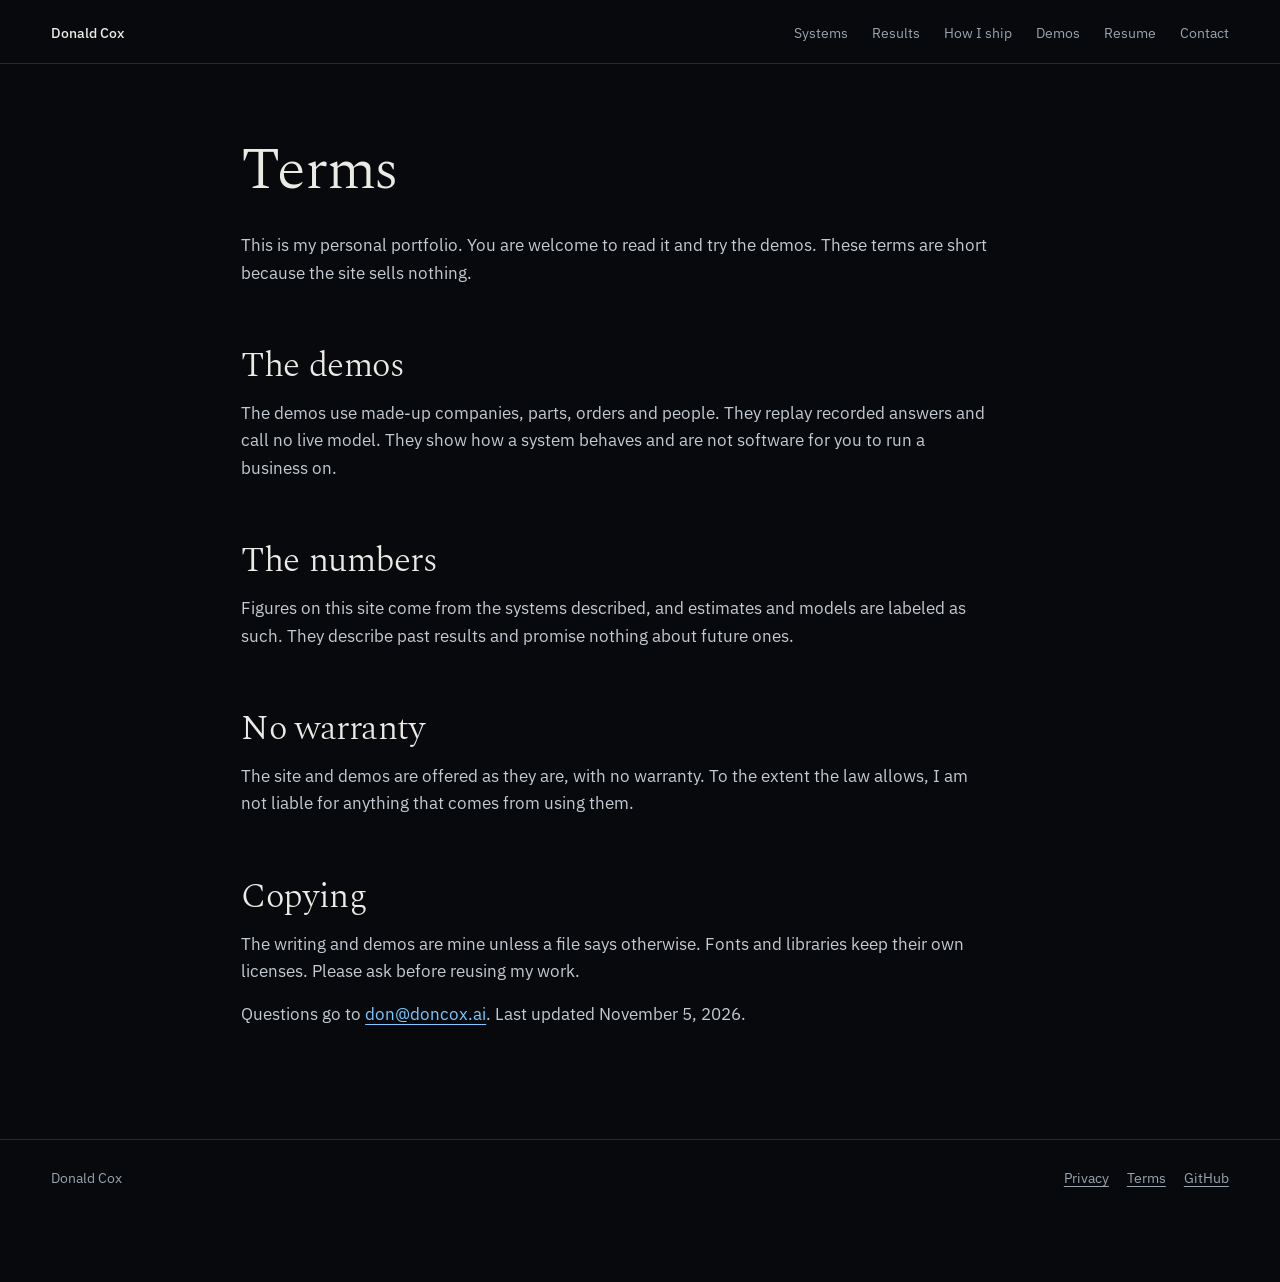
<file: terms/index.html>
<!doctype html>
<html lang="en">
<head>
<meta charset="utf-8">
<meta name="viewport" content="width=device-width, initial-scale=1">
<title>Terms | Donald Cox</title>
<meta name="description" content="The plain terms for using this portfolio site and its demos.">
<meta property="og:type" content="website">
<meta property="og:title" content="Terms | Donald Cox">
<meta property="og:description" content="The plain terms for using this portfolio site and its demos.">
<link rel="icon" href="/favicon.ico" sizes="48x48">
<link rel="icon" href="/assets/favicon.svg" type="image/svg+xml">
<link rel="icon" href="/assets/icon-192.png" type="image/png" sizes="192x192">
<link rel="apple-touch-icon" href="/apple-touch-icon.png">
<link rel="manifest" href="/site.webmanifest">
<meta name="theme-color" content="#07090c">
<link rel="stylesheet" href="/assets/site.css">
<link rel="canonical" href="https://doncox.ai/terms/">
<meta property="og:url" content="https://doncox.ai/terms/">
<meta property="og:image" content="https://doncox.ai/assets/og.jpg">
<meta property="og:site_name" content="Donald Cox">
<meta property="og:image:width" content="2400">
<meta property="og:image:height" content="1260">
<meta property="og:image:alt" content="Donald Cox: I design and build the AI systems that run businesses.">
<meta name="twitter:image" content="https://doncox.ai/assets/og.jpg">
<meta name="twitter:card" content="summary_large_image">
</head>
<body class="page">
<a class="skip" href="#main">Skip to content</a>
<header class="top"><div class="wrap"><a class="name" href="/">Donald Cox</a><nav aria-label="Main"><a href="/#systems">Systems</a><a href="/#detail">Results</a><a href="/#ship">How I ship</a><a href="/#demos">Demos</a><a href="/donald-cox-resume.pdf">Resume</a><a href="/#contact">Contact</a></nav></div></header>
<main id="main" class="wrap study">
<h1>Terms</h1>
<div class="prose">
<p>This is my personal portfolio. You are welcome to read it and try the demos. These terms are short because the site sells nothing.</p>
<h2>The demos</h2>
<p>The demos use made-up companies, parts, orders and people. They replay recorded answers and call no live model. They show how a system behaves and are not software for you to run a business on.</p>
<h2>The numbers</h2>
<p>Figures on this site come from the systems described, and estimates and models are labeled as such. They describe past results and promise nothing about future ones.</p>
<h2>No warranty</h2>
<p>The site and demos are offered as they are, with no warranty. To the extent the law allows, I am not liable for anything that comes from using them.</p>
<h2>Copying</h2>
<p>The writing and demos are mine unless a file says otherwise. Fonts and libraries keep their own licenses. Please ask before reusing my work.</p>
<p>Questions go to <a href="mailto:don@doncox.ai">don@doncox.ai</a>. Last updated November 5, 2026.</p>
</div>
</main>
<footer class="site-foot"><div class="wrap"><p>Donald Cox</p><p class="legal"><a href="/privacy/">Privacy</a><a href="/terms/">Terms</a><a href="https://github.com/Donald-Cox" rel="noopener">GitHub</a></p></div></footer>
</body>
</html>
</file>
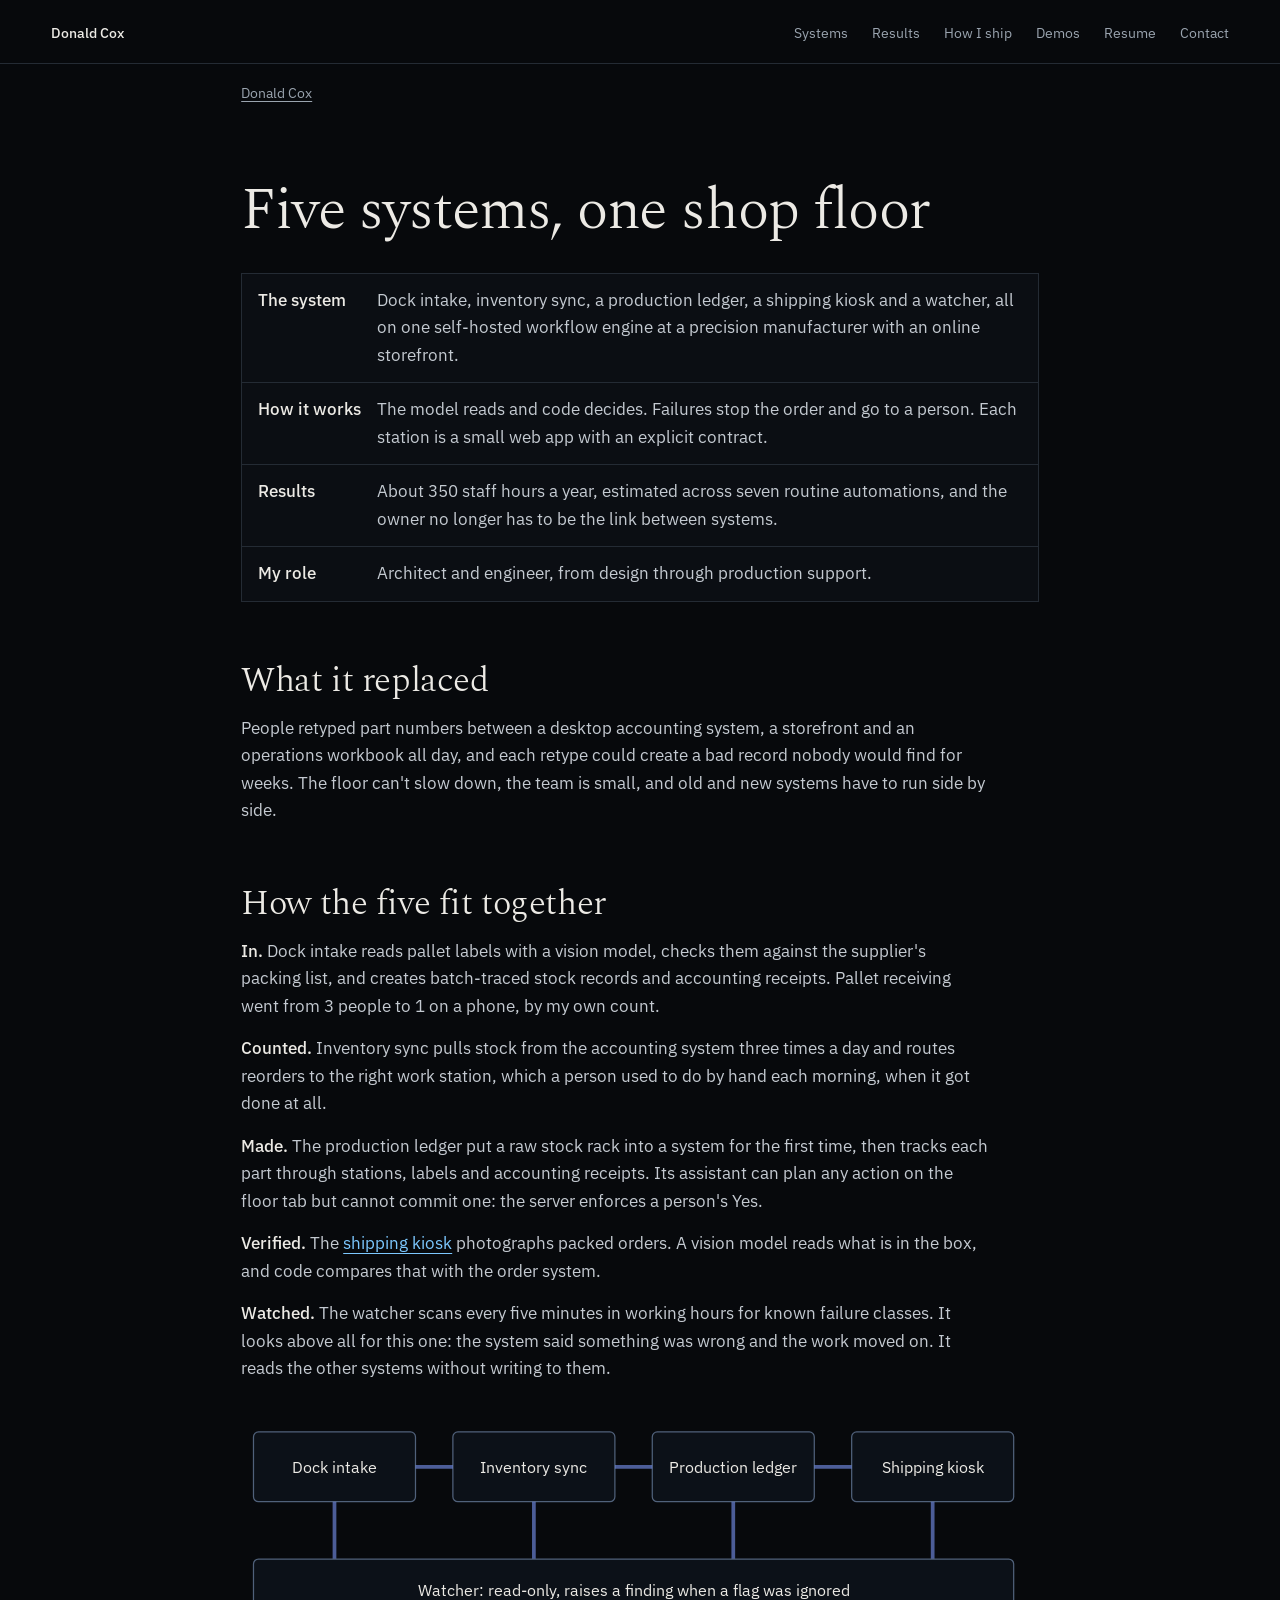
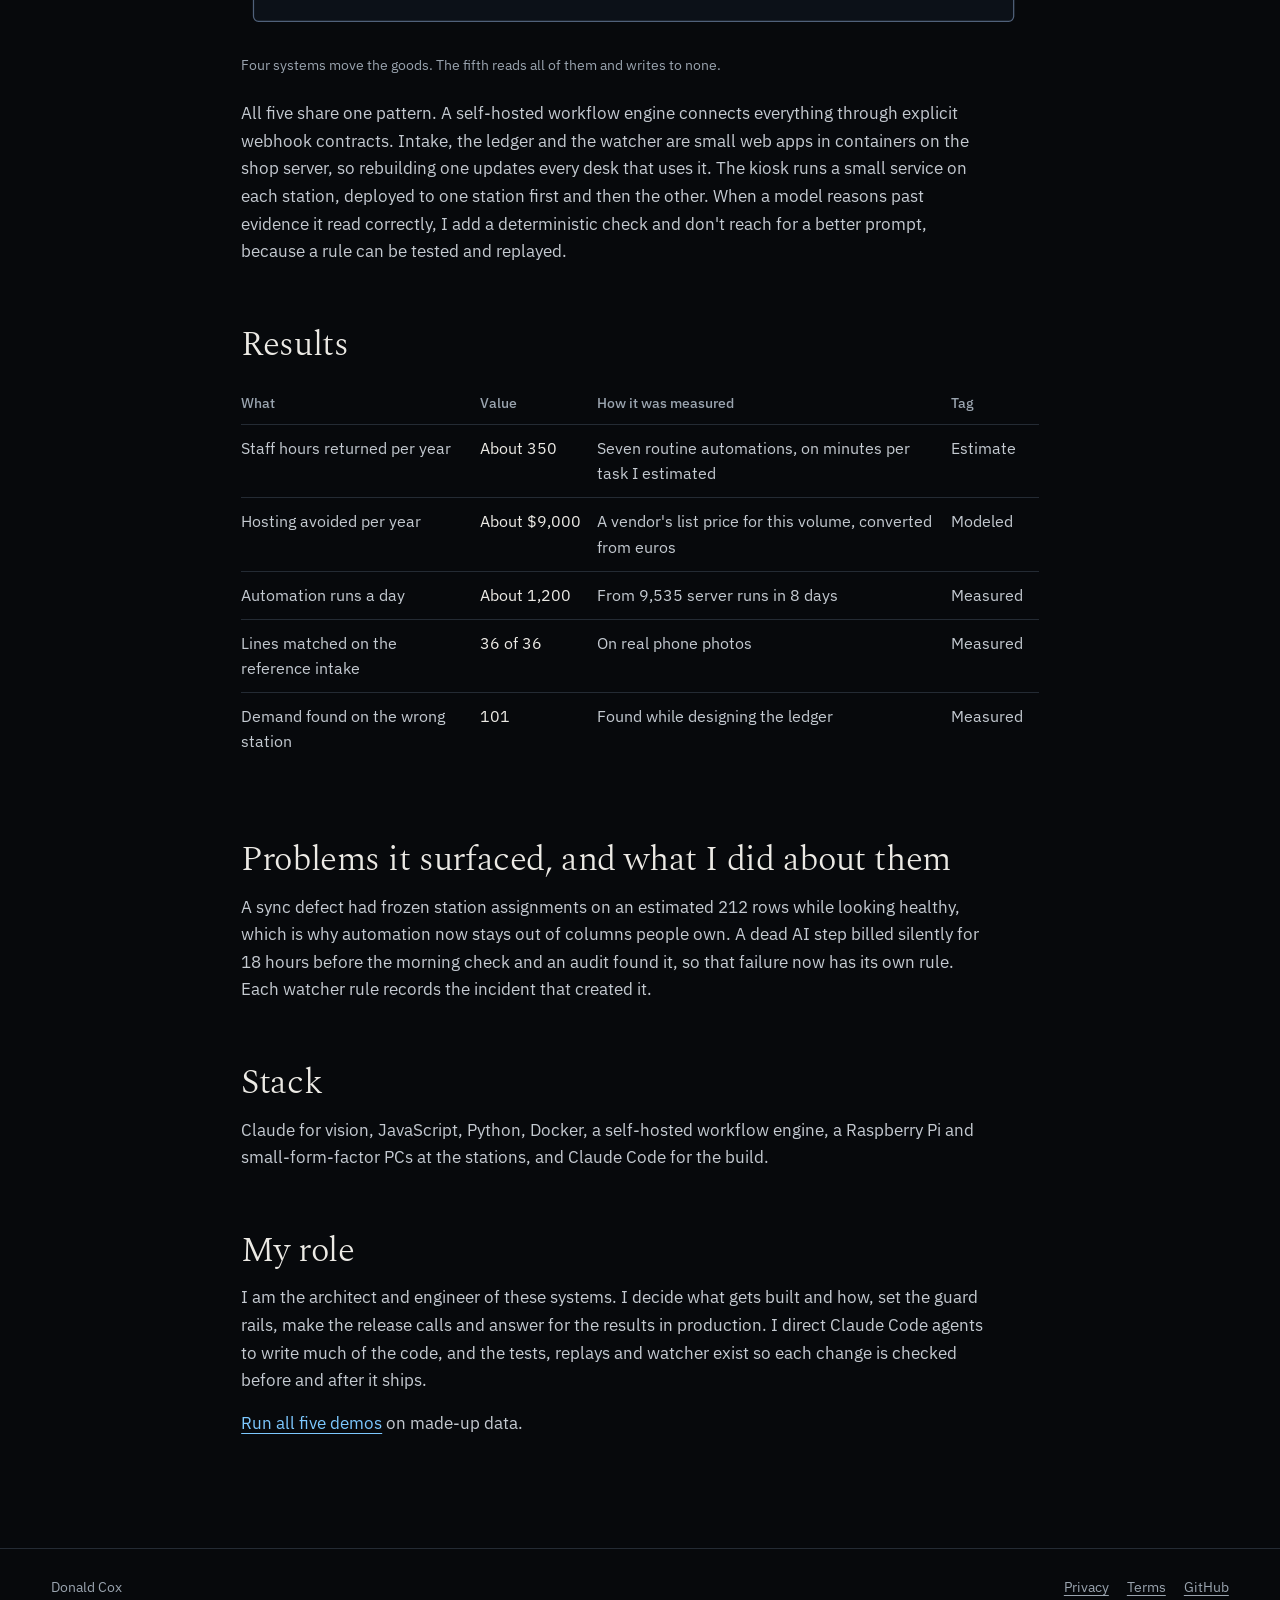
<file: work/operations-platform/index.html>
<!doctype html>
<html lang="en">
<head>
<meta charset="utf-8">
<meta name="viewport" content="width=device-width, initial-scale=1">
<title>Five systems, one shop floor | Donald Cox</title>
<meta name="description" content="How five AI automation systems I run at a precision manufacturer fit together, from the receiving dock to the shipping bench.">
<meta property="og:type" content="website">
<meta property="og:title" content="Five systems, one shop floor | Donald Cox">
<meta property="og:description" content="How five AI automation systems I run at a precision manufacturer fit together, from the receiving dock to the shipping bench.">
<link rel="icon" href="/favicon.ico" sizes="48x48">
<link rel="icon" href="/assets/favicon.svg" type="image/svg+xml">
<link rel="icon" href="/assets/icon-192.png" type="image/png" sizes="192x192">
<link rel="apple-touch-icon" href="/apple-touch-icon.png">
<link rel="manifest" href="/site.webmanifest">
<meta name="theme-color" content="#07090c">
<link rel="stylesheet" href="/assets/site.css">
<link rel="canonical" href="https://doncox.ai/work/operations-platform/">
<meta property="og:url" content="https://doncox.ai/work/operations-platform/">
<meta property="og:image" content="https://doncox.ai/assets/og.jpg">
<meta property="og:site_name" content="Donald Cox">
<meta property="og:image:width" content="2400">
<meta property="og:image:height" content="1260">
<meta property="og:image:alt" content="Donald Cox: I design and build the AI systems that run businesses.">
<meta name="twitter:image" content="https://doncox.ai/assets/og.jpg">
<meta name="twitter:card" content="summary_large_image">
</head>
<body class="page">
<a class="skip" href="#main">Skip to content</a>
<header class="top"><div class="wrap"><a class="name" href="/">Donald Cox</a><nav aria-label="Main"><a href="/#systems">Systems</a><a href="/#detail">Results</a><a href="/#ship">How I ship</a><a href="/#demos">Demos</a><a href="/donald-cox-resume.pdf">Resume</a><a href="/#contact">Contact</a></nav></div></header>
<nav aria-label="Breadcrumb" class="wrap crumb"><a href="/">Donald Cox</a></nav>
<main id="main" class="wrap study">
<h1>Five systems, one shop floor</h1>
<dl class="summary">
<dt>The system</dt><dd>Dock intake, inventory sync, a production ledger, a shipping kiosk and a watcher, all on one self-hosted workflow engine at a precision manufacturer with an online storefront.</dd>
<dt>How it works</dt><dd>The model reads and code decides. Failures stop the order and go to a person. Each station is a small web app with an explicit contract.</dd>
<dt>Results</dt><dd><span data-claim="P-hours">About 350</span> staff hours a year, estimated across seven routine automations, and the owner no longer has to be the link between systems.</dd>
<dt>My role</dt><dd>Architect and engineer, from design through production support.</dd>
</dl>

<h2>What it replaced</h2>
<p>People retyped part numbers between a desktop accounting system, a storefront and an operations workbook all day, and each retype could create a bad record nobody would find for weeks. The floor can't slow down, the team is small, and old and new systems have to run side by side.</p>

<h2>How the five fit together</h2>
<p><strong>In.</strong> Dock intake reads pallet labels with a vision model, checks them against the supplier's packing list, and creates batch-traced stock records and accounting receipts. Pallet receiving went from <span data-claim="P-intake-staff">3 people to 1</span> on a phone, by my own count.</p>
<p><strong>Counted.</strong> Inventory sync pulls stock from the accounting system <span data-claim="P-sync-freq">three times a day</span> and routes reorders to the right work station, which a person used to do by hand each morning, when it got done at all.</p>
<p><strong>Made.</strong> The production ledger put a raw stock rack into a system for the first time, then tracks each part through stations, labels and accounting receipts. Its assistant can plan any action on the floor tab but cannot commit one: the server enforces a person's Yes.</p>
<p><strong>Verified.</strong> The <a href="/work/verification-kiosk/">shipping kiosk</a> photographs packed orders. A vision model reads what is in the box, and code compares that with the order system.</p>
<p><strong>Watched.</strong> The watcher scans <span data-claim="P-5min">every five minutes</span> in working hours for known failure classes. It looks above all for this one: the system said something was wrong and the work moved on. It reads the other systems without writing to them.</p>
<figure class="diagram">
<svg viewBox="0 0 640 190" role="img" aria-labelledby="platform-t">
<title id="platform-t">Goods move through intake, inventory sync, the production ledger and the shipping kiosk. A watcher underneath reads from all four.</title>
<rect class="box" x="10" y="20" width="130" height="56" rx="4"/><text x="75" y="53" text-anchor="middle">Dock intake</text>
<rect class="box" x="170" y="20" width="130" height="56" rx="4"/><text x="235" y="53" text-anchor="middle">Inventory sync</text>
<rect class="box" x="330" y="20" width="130" height="56" rx="4"/><text x="395" y="53" text-anchor="middle">Production ledger</text>
<rect class="box" x="490" y="20" width="130" height="56" rx="4"/><text x="555" y="53" text-anchor="middle">Shipping kiosk</text>
<path class="wire" d="M140 48 H170 M300 48 H330 M460 48 H490"/>
<path class="wire" d="M75 76 V122 M235 76 V122 M395 76 V122 M555 76 V122"/>
<rect class="box" x="10" y="122" width="610" height="50" rx="4"/><text x="315" y="152" text-anchor="middle">Watcher: read-only, raises a finding when a flag was ignored</text>
</svg>
<figcaption>Four systems move the goods. The fifth reads all of them and writes to none.</figcaption>
</figure>
<p>All five share one pattern. A self-hosted workflow engine connects everything through explicit webhook contracts. Intake, the ledger and the watcher are small web apps in containers on the shop server, so rebuilding one updates every desk that uses it. The kiosk runs a small service on each station, deployed to one station first and then the other. When a model reasons past evidence it read correctly, I add a deterministic check and don't reach for a better prompt, because a rule can be tested and replayed.</p>

<h2>Results</h2>
<div class="table-wrap">
<table class="numbers">
<thead><tr><th>What</th><th>Value</th><th>How it was measured</th><th>Tag</th></tr></thead>
<tbody>
<tr><td>Staff hours returned per year</td><td data-claim="P-hours">About 350</td><td>Seven routine automations, on minutes per task I estimated</td><td>Estimate</td></tr>
<tr><td>Hosting avoided per year</td><td data-claim="H-hosting">About $9,000</td><td>A vendor's list price for this volume, converted from euros</td><td>Modeled</td></tr>
<tr><td>Automation runs a day</td><td data-claim="H-runs">About 1,200</td><td>From <span data-claim="H-runs8">9,535</span> server runs in <span data-claim="H-days">8 days</span></td><td>Measured</td></tr>
<tr><td>Lines matched on the reference intake</td><td data-claim="P-intake-lines">36 of 36</td><td>On real phone photos</td><td>Measured</td></tr>
<tr><td>Demand found on the wrong station</td><td data-claim="P-ledger-units">101</td><td>Found while designing the ledger</td><td>Measured</td></tr>
</tbody>
</table>
</div>

<h2>Problems it surfaced, and what I did about them</h2>
<p>A sync defect had frozen station assignments on an estimated <span data-claim="P-sync-rows">212</span> rows while looking healthy, which is why automation now stays out of columns people own. A dead AI step billed silently for <span data-claim="P-watch-18h">18 hours</span> before the morning check and an audit found it, so that failure now has its own rule. Each watcher rule records the incident that created it.</p>

<h2>Stack</h2>
<p>Claude for vision, JavaScript, Python, Docker, a self-hosted workflow engine, a Raspberry Pi and small-form-factor PCs at the stations, and Claude Code for the build.</p>

<h2>My role</h2>
<p>I am the architect and engineer of these systems. I decide what gets built and how, set the guard rails, make the release calls and answer for the results in production. I direct Claude Code agents to write much of the code, and the tests, replays and watcher exist so each change is checked before and after it ships.</p>
<p class="demo-link"><a href="/demos/">Run all five demos</a> on made-up data.</p>
</main>
<footer class="site-foot"><div class="wrap"><p>Donald Cox</p><p class="legal"><a href="/privacy/">Privacy</a><a href="/terms/">Terms</a><a href="https://github.com/Donald-Cox" rel="noopener">GitHub</a></p></div></footer>
</body>
</html>
</file>
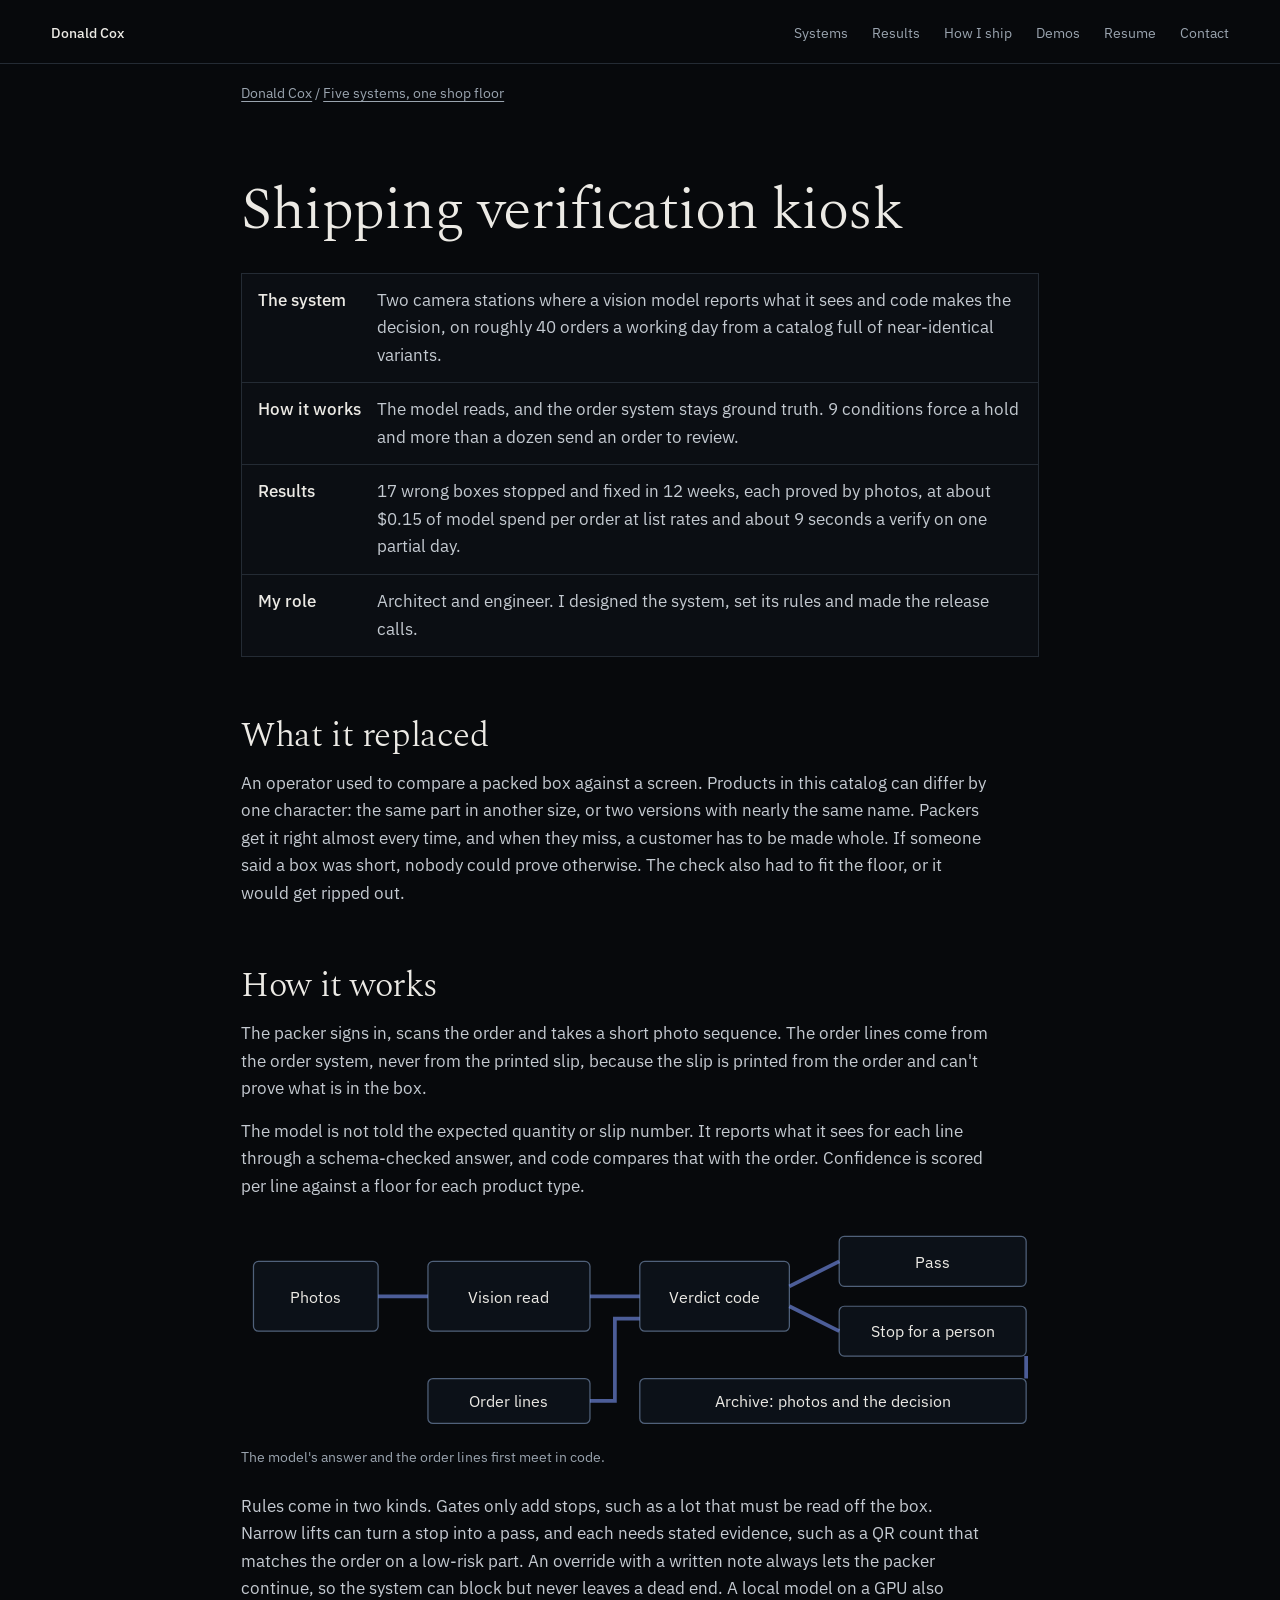
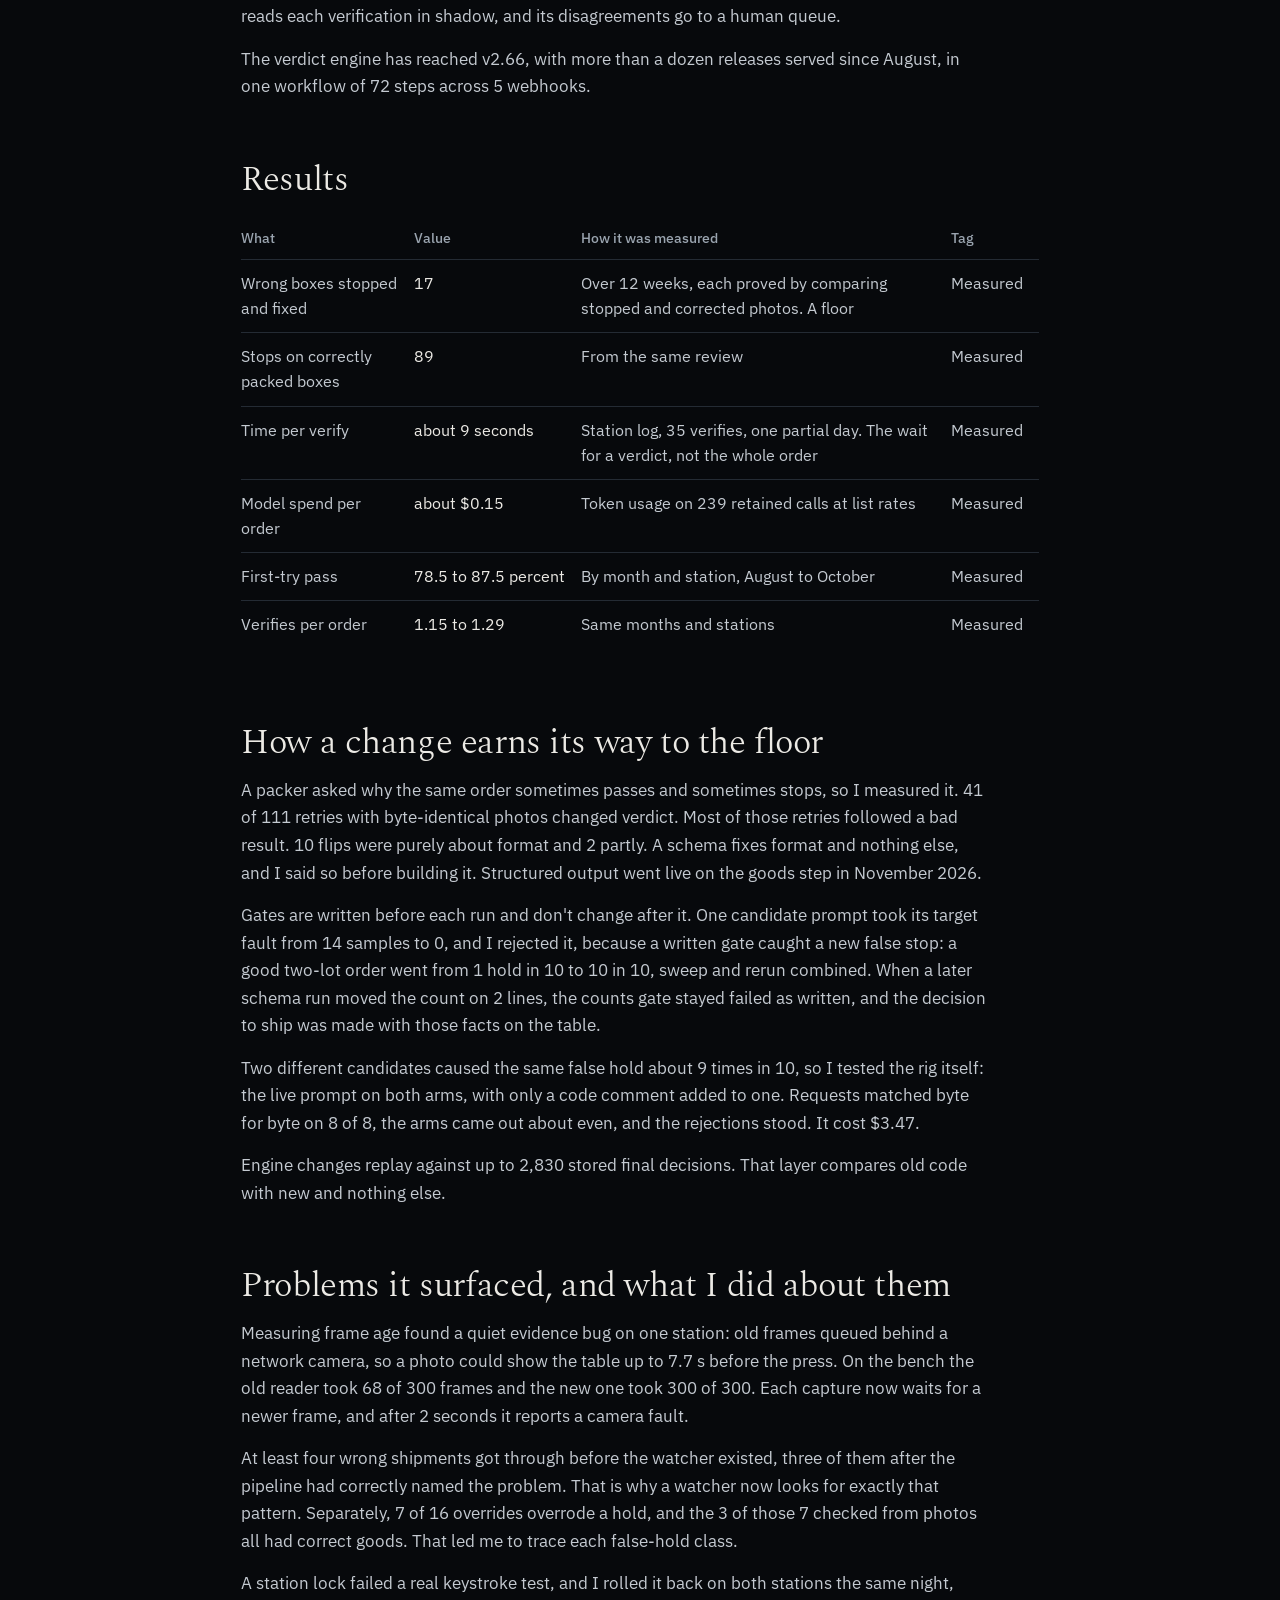
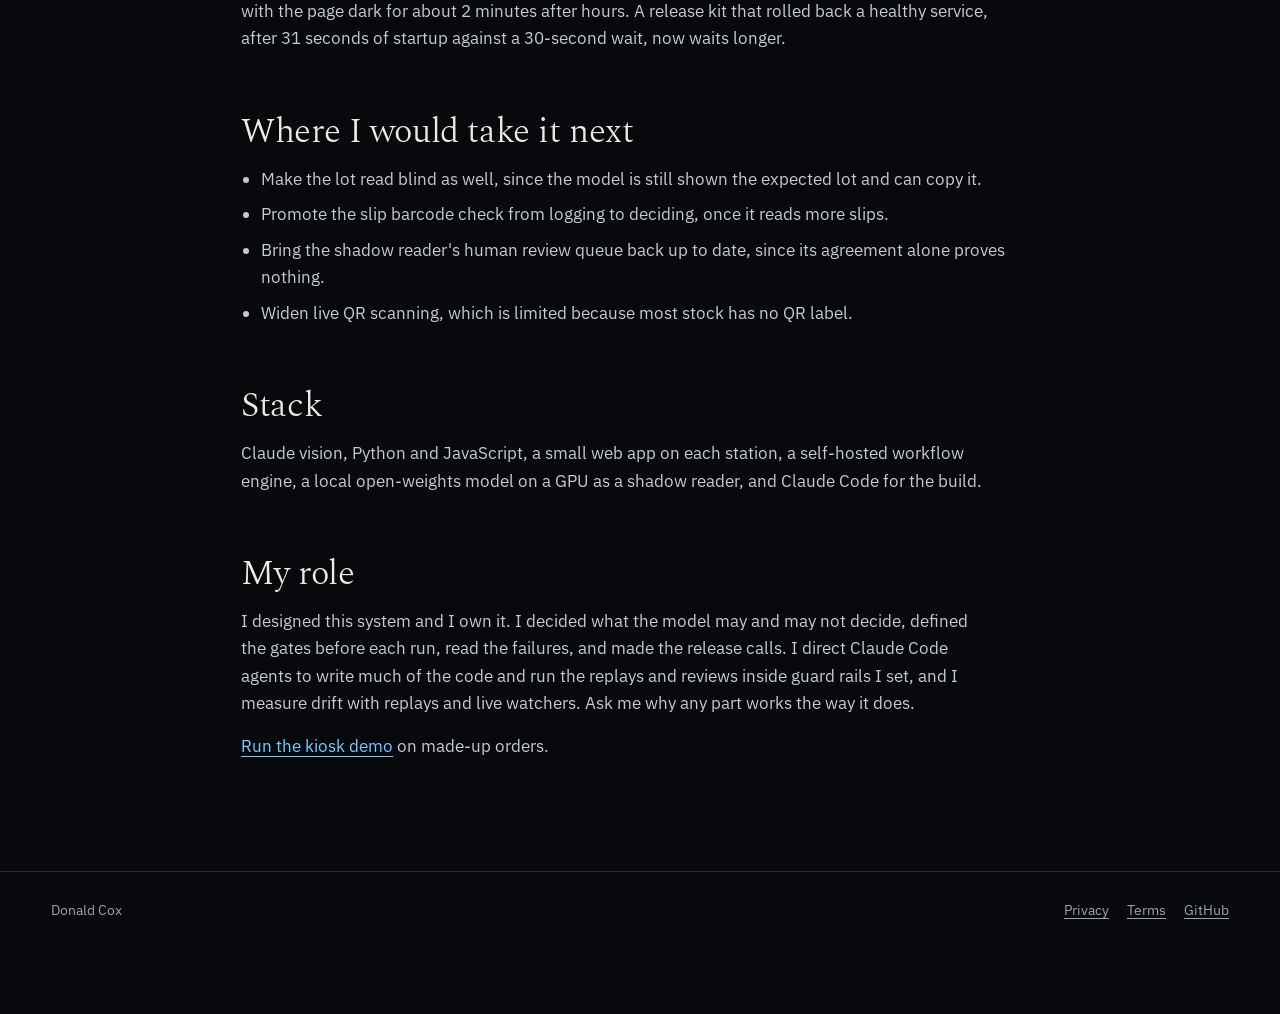
<file: work/verification-kiosk/index.html>
<!doctype html>
<html lang="en">
<head>
<meta charset="utf-8">
<meta name="viewport" content="width=device-width, initial-scale=1">
<title>Shipping verification kiosk | Donald Cox</title>
<meta name="description" content="A camera kiosk at a precision manufacturer that checks packed orders before they ship: a vision model reads, code decides, and written gates decide what gets released.">
<meta property="og:type" content="website">
<meta property="og:title" content="Shipping verification kiosk | Donald Cox">
<meta property="og:description" content="A camera kiosk at a precision manufacturer that checks packed orders before they ship: a vision model reads, code decides, and written gates decide what gets released.">
<link rel="icon" href="/favicon.ico" sizes="48x48">
<link rel="icon" href="/assets/favicon.svg" type="image/svg+xml">
<link rel="icon" href="/assets/icon-192.png" type="image/png" sizes="192x192">
<link rel="apple-touch-icon" href="/apple-touch-icon.png">
<link rel="manifest" href="/site.webmanifest">
<meta name="theme-color" content="#07090c">
<link rel="stylesheet" href="/assets/site.css">
<link rel="canonical" href="https://doncox.ai/work/verification-kiosk/">
<meta property="og:url" content="https://doncox.ai/work/verification-kiosk/">
<meta property="og:image" content="https://doncox.ai/assets/og.jpg">
<meta property="og:site_name" content="Donald Cox">
<meta property="og:image:width" content="2400">
<meta property="og:image:height" content="1260">
<meta property="og:image:alt" content="Donald Cox: I design and build the AI systems that run businesses.">
<meta name="twitter:image" content="https://doncox.ai/assets/og.jpg">
<meta name="twitter:card" content="summary_large_image">
</head>
<body class="page">
<a class="skip" href="#main">Skip to content</a>
<header class="top"><div class="wrap"><a class="name" href="/">Donald Cox</a><nav aria-label="Main"><a href="/#systems">Systems</a><a href="/#detail">Results</a><a href="/#ship">How I ship</a><a href="/#demos">Demos</a><a href="/donald-cox-resume.pdf">Resume</a><a href="/#contact">Contact</a></nav></div></header>
<nav aria-label="Breadcrumb" class="wrap crumb"><a href="/">Donald Cox</a> / <a href="/work/operations-platform/">Five systems, one shop floor</a></nav>
<main id="main" class="wrap study">
<h1>Shipping verification kiosk</h1>
<dl class="summary">
<dt>The system</dt><dd><span data-claim="K-stations">Two</span> camera stations where a vision model reports what it sees and code makes the decision, on <span data-claim="K-orders-b">roughly 40</span> orders a working day from a catalog full of near-identical variants.</dd>
<dt>How it works</dt><dd>The model reads, and the order system stays ground truth. <span data-claim="K-families">9</span> conditions force a hold and <span data-claim="K-reviews">more than a dozen</span> send an order to review.</dd>
<dt>Results</dt><dd><span data-claim="K-stopped">17</span> wrong boxes stopped and fixed in <span data-claim="K-weeks">12 weeks</span>, each proved by photos, at <span data-claim="K-cost">about $0.15</span> of model spend per order at list rates and <span data-claim="K-verify-time">about 9 seconds</span> a verify on one partial day.</dd>
<dt>My role</dt><dd>Architect and engineer. I designed the system, set its rules and made the release calls.</dd>
</dl>

<h2>What it replaced</h2>
<p>An operator used to compare a packed box against a screen. Products in this catalog can differ by one character: the same part in another size, or two versions with nearly the same name. Packers get it right almost every time, and when they miss, a customer has to be made whole. If someone said a box was short, nobody could prove otherwise. The check also had to fit the floor, or it would get ripped out.</p>

<h2>How it works</h2>
<p>The packer signs in, scans the order and takes a short photo sequence. The order lines come from the order system, never from the printed slip, because the slip is printed from the order and can't prove what is in the box.</p>
<p>The model is not told the expected quantity or slip number. It reports what it sees for each line through a schema-checked answer, and code compares that with the order. Confidence is scored per line against a floor for each product type.</p>
<figure class="diagram">
<svg viewBox="0 0 640 170" role="img" aria-labelledby="kiosk-t">
<title id="kiosk-t">Photos go to a vision read. Code compares that read with the order lines. The result is a pass or a stop for a person, and both go to the archive.</title>
<rect class="box" x="10" y="30" width="100" height="56" rx="4"/><text x="60" y="63" text-anchor="middle">Photos</text>
<rect class="box" x="150" y="30" width="130" height="56" rx="4"/><text x="215" y="63" text-anchor="middle">Vision read</text>
<rect class="box" x="320" y="30" width="120" height="56" rx="4"/><text x="380" y="63" text-anchor="middle">Verdict code</text>
<rect class="box" x="480" y="10" width="150" height="40" rx="4"/><text x="555" y="35" text-anchor="middle">Pass</text>
<rect class="box" x="480" y="66" width="150" height="40" rx="4"/><text x="555" y="91" text-anchor="middle">Stop for a person</text>
<rect class="box" x="320" y="124" width="310" height="36" rx="4"/><text x="475" y="147" text-anchor="middle">Archive: photos and the decision</text>
<rect class="box" x="150" y="124" width="130" height="36" rx="4"/><text x="215" y="147" text-anchor="middle">Order lines</text>
<path class="wire" d="M110 58 H150 M280 58 H320 M440 50 L480 30 M440 66 L480 86 M280 142 H300 V76 H320 M630 106 V124"/>
</svg>
<figcaption>The model's answer and the order lines first meet in code.</figcaption>
</figure>
<p>Rules come in two kinds. Gates only add stops, such as a lot that must be read off the box. Narrow lifts can turn a stop into a pass, and each needs stated evidence, such as a QR count that matches the order on a low-risk part. An override with a written note always lets the packer continue, so the system can block but never leaves a dead end. A local model on a GPU also reads each verification in shadow, and its disagreements go to a human queue.</p>
<p>The verdict engine has reached v2.66, with <span data-claim="K-revisions">more than a dozen</span> releases served since August, in one workflow of <span data-claim="K-steps">72</span> steps across <span data-claim="K-hooks">5</span> webhooks.</p>

<h2>Results</h2>
<div class="table-wrap">
<table class="numbers">
<thead><tr><th>What</th><th>Value</th><th>How it was measured</th><th>Tag</th></tr></thead>
<tbody>
<tr><td>Wrong boxes stopped and fixed</td><td data-claim="K-stopped">17</td><td>Over <span data-claim="K-weeks">12 weeks</span>, each proved by comparing stopped and corrected photos. A floor</td><td>Measured</td></tr>
<tr><td>Stops on correctly packed boxes</td><td data-claim="K-falsestops">89</td><td>From the same review</td><td>Measured</td></tr>
<tr><td>Time per verify</td><td data-claim="K-verify-time">about 9 seconds</td><td>Station log, 35 verifies, one partial day. The wait for a verdict, not the whole order</td><td>Measured</td></tr>
<tr><td>Model spend per order</td><td data-claim="K-cost">about $0.15</td><td>Token usage on 239 retained calls at list rates</td><td>Measured</td></tr>
<tr><td>First-try pass</td><td data-claim="K-firsttry">78.5 to 87.5 percent</td><td>By month and station, August to October</td><td>Measured</td></tr>
<tr><td>Verifies per order</td><td data-claim="K-verifies">1.15 to 1.29</td><td>Same months and stations</td><td>Measured</td></tr>
</tbody>
</table>
</div>

<h2 id="testing">How a change earns its way to the floor</h2>
<p>A packer asked why the same order sometimes passes and sometimes stops, so I measured it. <span data-claim="K-flip">41 of 111</span> retries with byte-identical photos changed verdict. Most of those retries followed a bad result. <span data-claim="K-flipformat">10</span> flips were purely about format and <span data-claim="K-flippart">2</span> partly. A schema fixes format and nothing else, and I said so before building it. Structured output went live on the goods step in <span data-claim="K-schema">November 2026</span>.</p>
<p>Gates are written before each run and don't change after it. One candidate prompt took its target fault from <span data-claim="K-v258-target">14 samples to 0</span>, and I rejected it, because a written gate caught a new false stop: a good two-lot order went from <span data-claim="K-v258-hold">1 hold in 10 to 10 in 10</span>, sweep and rerun combined. When a later schema run moved the count on <span data-claim="K-moved">2 lines</span>, the counts gate stayed failed as written, and the decision to ship was made with those facts on the table.</p>
<p><span data-claim="K-twocand">Two</span> different candidates caused the same false hold about <span data-claim="K-twofalse">9 times in 10</span>, so I tested the rig itself: the live prompt on both arms, with only a code comment added to one. Requests matched byte for byte on <span data-claim="K-aa-pairs">8 of 8</span>, the arms came out about even, and the rejections stood. It cost <span data-claim="K-aa">$3.47</span>.</p>
<p>Engine changes replay against up to <span data-claim="K-replay">2,830</span> stored final decisions. That layer compares old code with new and nothing else.</p>

<h2>Problems it surfaced, and what I did about them</h2>
<p>Measuring frame age found a quiet evidence bug on one station: old frames queued behind a network camera, so a photo could show the table up to <span data-claim="K-ghost">7.7 s</span> before the press. On the bench the old reader took <span data-claim="K-frames-old">68 of 300</span> frames and the new one took <span data-claim="K-frames-new">300 of 300</span>. Each capture now waits for a newer frame, and after <span data-claim="K-wait">2 seconds</span> it reports a camera fault.</p>
<p><span data-claim="K-escapes">At least four</span> wrong shipments got through before the watcher existed, three of them after the pipeline had correctly named the problem. That is why a watcher now looks for exactly that pattern. Separately, <span data-claim="K-falsehold">7 of 16</span> overrides overrode a hold, and the 3 of those 7 checked from photos all had correct goods. That led me to trace each false-hold class.</p>
<p>A station lock failed a real keystroke test, and I rolled it back on both stations the same night, with the page dark for about <span data-claim="K-lock-dark">2 minutes</span> after hours. A release kit that rolled back a healthy service, after <span data-claim="K-kit-31">31 seconds</span> of startup against a <span data-claim="K-kit-30">30-second</span> wait, now waits longer.</p>

<h2>Where I would take it next</h2>
<ul>
<li>Make the lot read blind as well, since the model is still shown the expected lot and can copy it.</li>
<li>Promote the slip barcode check from logging to deciding, once it reads more slips.</li>
<li>Bring the shadow reader's human review queue back up to date, since its agreement alone proves nothing.</li>
<li>Widen live QR scanning, which is limited because most stock has no QR label.</li>
</ul>

<h2>Stack</h2>
<p>Claude vision, Python and JavaScript, a small web app on each station, a self-hosted workflow engine, a local open-weights model on a GPU as a shadow reader, and Claude Code for the build.</p>

<h2>My role</h2>
<p>I designed this system and I own it. I decided what the model may and may not decide, defined the gates before each run, read the failures, and made the release calls. I direct Claude Code agents to write much of the code and run the replays and reviews inside guard rails I set, and I measure drift with replays and live watchers. Ask me why any part works the way it does.</p>
<p class="demo-link"><a href="/demos/04-verification-kiosk.html">Run the kiosk demo</a> on made-up orders.</p>
</main>
<footer class="site-foot"><div class="wrap"><p>Donald Cox</p><p class="legal"><a href="/privacy/">Privacy</a><a href="/terms/">Terms</a><a href="https://github.com/Donald-Cox" rel="noopener">GitHub</a></p></div></footer>
</body>
</html>
</file>
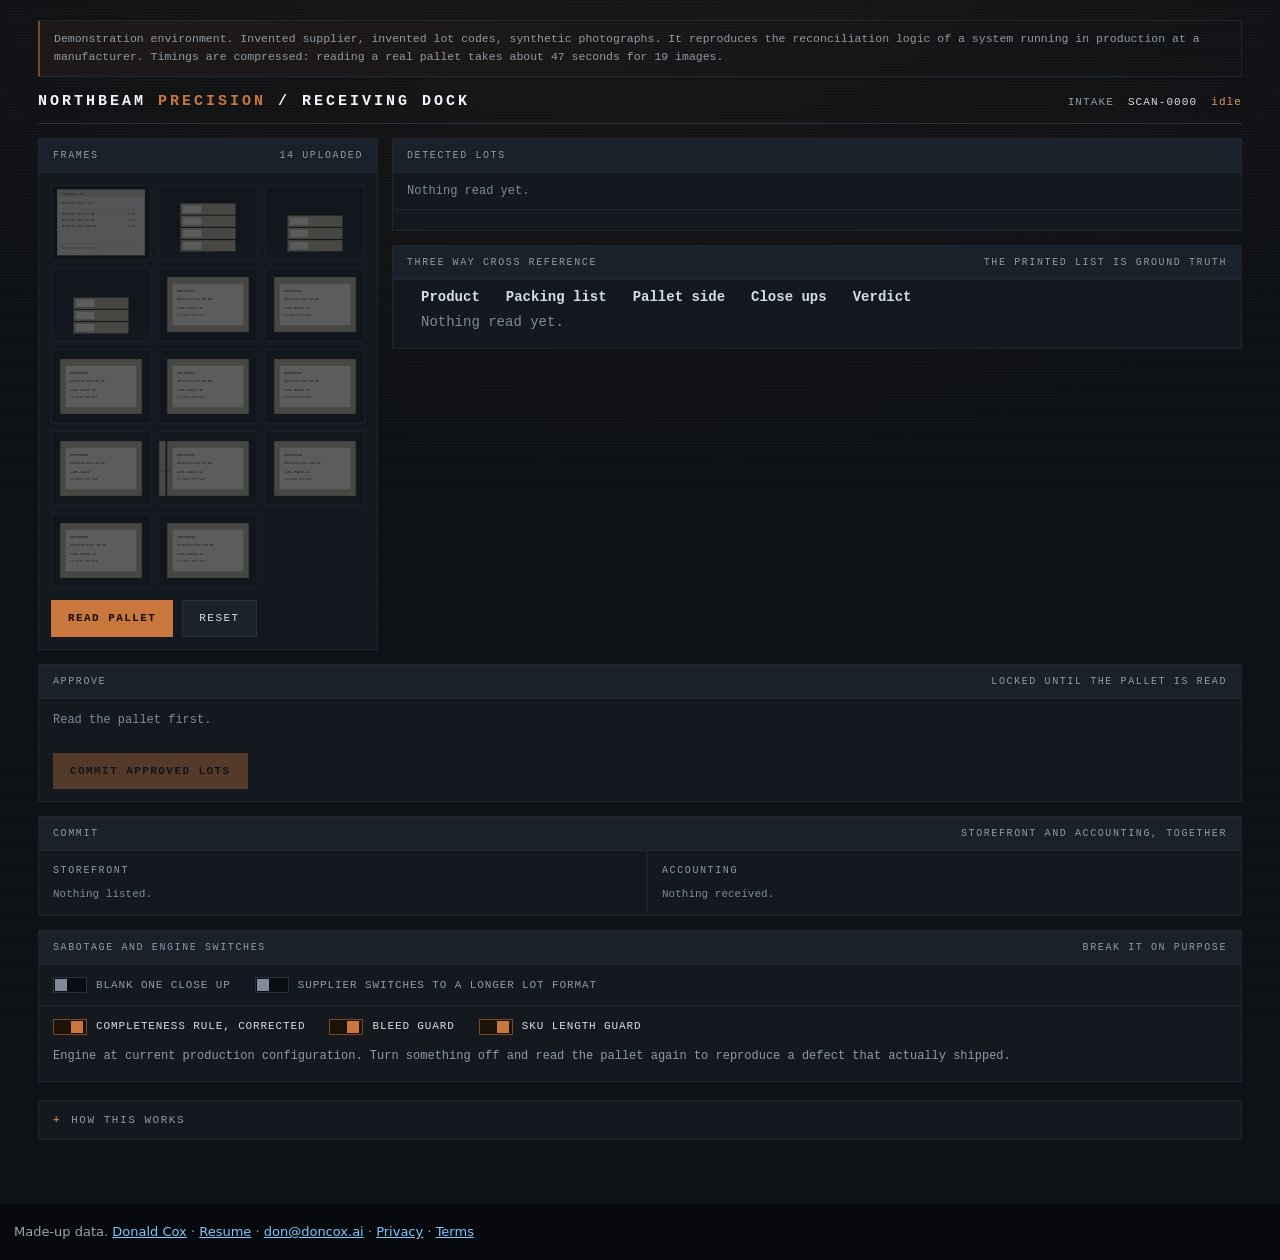
<file: demos/01-intake.html>
<!doctype html>
<html lang="en">
<head>
<meta charset="utf-8">
<meta name="viewport" content="width=device-width, initial-scale=1">
<title>Dock-to-Storefront Intake | Donald Cox</title>
<style>
/* ==== NB SHARED TOKENS v1 ====================================================
   Keep this block byte-identical across all five demo files. If it changes,
   run demos/sync-shared.py so every demo stays in step.
   ========================================================================== */
:root{
  --ink:#0d1014;
  --panel:#141920;
  --panel-2:#1a212a;
  --well:#0a0d11;
  --rule:#28323d;
  --rule-soft:#1f2731;
  --text:#d5dde5;
  --text-hi:#f2f6fa;
  --dim:#8f9ba8;
  --dimmer:#7f8b98;
  --copper:#c9773c;
  --copper-hi:#e69a55;
  --copper-dim:#7a4823;
  --ok:#6f9b6a;
  --warn:#c2a03c;
  --stop:#de6653;
  --model:#7196b8;
  --code:#c9773c;
  --mono:ui-monospace,"SF Mono",SFMono-Regular,"Cascadia Mono",Menlo,Consolas,"Liberation Mono",monospace;
  --serif:"Iowan Old Style","Palatino Linotype",Palatino,"Book Antiqua",Georgia,serif;
  --t-fast:120ms cubic-bezier(.2,0,0,1);
  --t-mech:260ms cubic-bezier(.33,0,.15,1);
}
*{box-sizing:border-box}
html,body{margin:0;padding:0}
body{
  background:var(--ink);
  color:var(--text);
  font-family:var(--mono);
  font-size:14px;
  line-height:1.5;
  -webkit-font-smoothing:antialiased;
  background-image:
    repeating-linear-gradient(0deg,rgba(255,255,255,.014) 0 1px,transparent 1px 3px),
    radial-gradient(120% 80% at 50% -10%,rgba(201,119,60,.07),transparent 60%);
}
.wrap{max-width:1240px;margin:0 auto;padding:20px 18px 64px}
.lab{font-size:10px;letter-spacing:.16em;text-transform:uppercase;color:var(--dim)}
.num{font-variant-numeric:tabular-nums}
.prose{font-family:var(--serif);font-size:15.5px;line-height:1.62;color:var(--text)}
.prose p{margin:0 0 .85em}
button{font:inherit;color:inherit;background:none;border:0;cursor:pointer}
.btn{
  font-family:var(--mono);font-size:11px;letter-spacing:.13em;text-transform:uppercase;
  padding:9px 16px;border:1px solid var(--rule);background:var(--panel-2);color:var(--text);
  transition:border-color var(--t-fast),background var(--t-fast),color var(--t-fast);
}
.btn:hover:not(:disabled){border-color:var(--copper);color:var(--text-hi)}
.btn:focus-visible{outline:2px solid var(--copper-hi);outline-offset:2px}
.btn:disabled{opacity:.35;cursor:not-allowed}
.btn-p{background:var(--copper);border-color:var(--copper);color:#160d06;font-weight:700}
.btn-p:hover:not(:disabled){background:var(--copper-hi);border-color:var(--copper-hi);color:#160d06}
.panel{background:var(--panel);border:1px solid var(--rule-soft)}
.panel-hd{
  display:flex;align-items:center;justify-content:space-between;gap:12px;
  padding:9px 14px;border-bottom:1px solid var(--rule-soft);background:var(--panel-2);
}
.rule{height:1px;background:var(--rule-soft);border:0;margin:0}
.sw{display:inline-flex;align-items:center;gap:9px;cursor:pointer;user-select:none}
.sw input{position:absolute;opacity:0;width:0;height:0}
.sw .track{
  width:34px;height:16px;background:var(--well);border:1px solid var(--rule);
  position:relative;flex:none;transition:border-color var(--t-fast),background var(--t-fast);
}
.sw .track::after{
  content:"";position:absolute;top:1px;left:1px;width:12px;height:12px;background:var(--dimmer);
  transition:transform var(--t-mech),background var(--t-mech);
}
.sw input:checked + .track{border-color:var(--copper-dim);background:#1b120a}
.sw input:checked + .track::after{transform:translateX(16px);background:var(--copper)}
.sw input:focus-visible + .track{outline:2px solid var(--copper-hi);outline-offset:2px}
.sw .txt{font-size:11px;letter-spacing:.08em;text-transform:uppercase;color:var(--dim)}
.sw input:checked ~ .txt{color:var(--text)}
.banner{
  border:1px solid var(--rule-soft);border-left:2px solid var(--copper-dim);
  background:linear-gradient(90deg,rgba(201,119,60,.06),transparent 60%);
  padding:9px 14px;font-size:11.5px;color:var(--dim);margin-bottom:14px;line-height:1.6;
}
details.drawer{border:1px solid var(--rule-soft);background:var(--panel);margin-top:18px}
details.drawer > summary{
  padding:11px 14px;cursor:pointer;font-size:11px;letter-spacing:.14em;text-transform:uppercase;
  color:var(--dim);list-style:none;display:flex;align-items:center;gap:10px;
}
details.drawer > summary::-webkit-details-marker{display:none}
details.drawer > summary::before{content:"+";color:var(--copper);font-weight:700}
details.drawer[open] > summary::before{content:"-"}
details.drawer > summary:hover{color:var(--text)}
.drawer-body{padding:4px 18px 20px;border-top:1px solid var(--rule-soft)}
@media (max-width:720px){ .wrap{padding:14px 12px 48px} }
/* ==== END NB SHARED TOKENS ================================================ */

.mast{display:flex;align-items:baseline;justify-content:space-between;gap:16px;flex-wrap:wrap;border-bottom:1px solid var(--rule);padding-bottom:10px;margin-bottom:14px}
.mast h1{font-size:15px;letter-spacing:.2em;text-transform:uppercase;margin:0;font-weight:700;color:var(--text-hi)}
.mast h1 span{color:var(--copper)}
.readout{display:flex;align-items:center;gap:14px;font-size:11px;color:var(--dim);letter-spacing:.1em}
.readout b{color:var(--text);font-weight:400}

.stage{display:grid;grid-template-columns:minmax(0,340px) minmax(0,1fr);gap:14px;align-items:start}
@media (max-width:900px){ .stage{grid-template-columns:1fr} }

.tray{display:grid;grid-template-columns:repeat(3,1fr);gap:7px;padding:12px;max-height:520px;overflow-y:auto}
.tile{position:relative;background:var(--well);border:1px solid var(--rule);aspect-ratio:4/3;overflow:hidden}
.tile svg{display:block;width:100%;height:100%}
.tile .stamp{
  position:absolute;left:0;right:0;bottom:0;padding:2px 4px;background:rgba(10,13,17,.88);
  font-size:8.5px;letter-spacing:.06em;color:var(--model);line-height:1.35;
}
.tile .stamp.none{color:var(--stop)}
.tile.pending{opacity:.32}
.tile.reading{outline:1px solid var(--copper);outline-offset:-1px}
.tile.dead{outline:1px solid var(--stop);outline-offset:-1px}

.lotrow{display:grid;grid-template-columns:1fr auto auto;gap:10px;align-items:center;padding:9px 14px;border-bottom:1px solid var(--rule-soft)}
.lotrow:last-child{border-bottom:0}
.lotcode{font-size:12.5px;color:var(--text-hi);letter-spacing:.05em}
.lotmeta{font-size:10.5px;color:var(--dim)}
.pill{font-size:9px;letter-spacing:.12em;text-transform:uppercase;padding:2px 7px;border:1px solid var(--rule);color:var(--dim)}
.pill.keep{border-color:var(--ok);color:var(--ok)}
.pill.drop{border-color:var(--stop);color:var(--stop)}
.pill.bleed{border-color:var(--warn);color:var(--warn)}
.lotnote{grid-column:1 / -1;font-size:10.5px;color:var(--dim);border-left:2px solid var(--rule);padding:4px 9px;background:var(--panel-2);line-height:1.55}
.lotnote.warn{border-left-color:var(--warn);color:#dcc684}
.lotnote.stop{border-left-color:var(--stop);color:#e2a79f}
.lotnote.ok{border-left-color:var(--ok);color:#a9c9a4}

.xref th,.xref td{padding-left:12px;padding-right:12px;text-align:left}
@media (max-width:640px){.xref{display:block;overflow-x:auto}.xref th,.xref td{padding-left:6px;padding-right:6px}}
.xref td.agree{color:var(--ok)}
.stage>*{min-width:0}
.xref td.disagree{color:var(--stop);font-weight:700}

.alarm{border:1px solid var(--stop);border-left:3px solid var(--stop);background:rgba(184,73,59,.08);padding:11px 14px;margin:12px 14px;font-size:11.5px;color:#e2a79f;line-height:1.6}
.alarm b{color:var(--text-hi);font-weight:400;display:block;margin-bottom:4px}

.dest{display:flex;gap:6px;flex-wrap:wrap}
.dest button{font-size:9.5px;letter-spacing:.1em;text-transform:uppercase;padding:5px 9px;border:1px solid var(--rule);color:var(--dim);background:var(--panel-2)}
.dest button:hover{border-color:var(--copper);color:var(--text)}
.dest button[aria-pressed="true"]{border-color:var(--copper);background:var(--copper);color:#160d06;font-weight:700}

.commit{display:grid;grid-template-columns:1fr 1fr;gap:14px}
@media (max-width:760px){ .commit{grid-template-columns:1fr} }
.ledger{padding:12px 14px;font-size:11.5px}
.ledger .row{display:flex;justify-content:space-between;gap:10px;padding:5px 0;border-bottom:1px solid var(--rule-soft);opacity:0;transform:translateY(-3px);animation:land 320ms cubic-bezier(.33,0,.15,1) forwards}
@keyframes land{to{opacity:1;transform:none}}
.ledger .row:last-child{border-bottom:0}
.ledger .row b{color:var(--text-hi);font-weight:400}
.ledger .row span{color:var(--dim);white-space:nowrap}
.ledger{min-width:0}
@media (max-width:720px){
  .ledger .row{flex-wrap:wrap}
  .ledger .row span{white-space:normal}
}
.ledger .empty{color:var(--dimmer);font-size:11px}
.switches{display:flex;flex-wrap:wrap;gap:10px 24px;padding:12px 14px}
.totals{display:flex;gap:20px;flex-wrap:wrap;padding:10px 14px;border-top:1px solid var(--rule-soft)}
.totals div{font-size:11px;color:var(--dim)}
.totals b{display:block;font-size:17px;color:var(--copper-hi);letter-spacing:.05em}
.scrollx{overflow-x:auto}
</style>
<meta name="description" content="Interactive demo: photograph a pallet and get a lot-traced listing and a booked receipt, checked three ways against the packing list. Runs on invented data.">
<link rel="canonical" href="https://doncox.ai/demos/01-intake.html">
<meta name="theme-color" content="#07090c">
<meta property="og:type" content="website">
<meta property="og:url" content="https://doncox.ai/demos/01-intake.html">
<meta property="og:title" content="Dock-to-Storefront Intake | Donald Cox">
<meta property="og:description" content="Interactive demo: photograph a pallet and get a lot-traced listing and a booked receipt, checked three ways against the packing list. Runs on invented data.">
<meta property="og:site_name" content="Donald Cox">
<meta property="og:image" content="https://doncox.ai/assets/og.jpg">
<meta property="og:image:width" content="2400">
<meta property="og:image:height" content="1260">
<meta property="og:image:alt" content="Donald Cox: I design and build the AI systems that run businesses.">
<meta name="twitter:image" content="https://doncox.ai/assets/og.jpg">
<meta name="twitter:card" content="summary_large_image">
<link rel="icon" href="/favicon.ico" sizes="48x48">
<link rel="icon" href="/assets/favicon.svg" type="image/svg+xml">
<link rel="apple-touch-icon" href="/apple-touch-icon.png">
</head>
<body>
<main>
<div class="wrap">

  <div class="banner">
    Demonstration environment. Invented supplier, invented lot codes, synthetic photographs. It
    reproduces the reconciliation logic of a system running in production at a manufacturer.
    Timings are compressed: reading a real pallet takes about 47 seconds for 19 images.
  </div>

  <div class="mast">
    <h1>Northbeam <span>Precision</span> / Receiving Dock</h1>
    <div class="readout">
      <span>INTAKE</span><b class="num" id="scanid">SCAN-0000</b>
      <span id="phase" style="color:var(--copper-hi)">idle</span>
    </div>
  </div>

  <div class="stage">
    <section class="panel">
      <div class="panel-hd">
        <span class="lab">Frames</span>
        <span class="lab" id="frameState">13 uploaded</span>
      </div>
      <div class="tray" id="tray"></div>
      <div class="capbar" style="display:flex;gap:9px;padding:0 12px 12px;flex-wrap:wrap">
        <button class="btn btn-p" id="readBtn">Read pallet</button>
        <button class="btn" id="resetBtn">Reset</button>
      </div>
    </section>

    <div>
      <section class="panel">
        <div class="panel-hd">
          <span class="lab">Detected lots</span>
          <span class="lab" id="lotCount"></span>
        </div>
        <div id="lots"></div>
        <div id="alarms"></div>
        <div class="totals" id="totals"></div>
      </section>

      <section class="panel" style="margin-top:14px">
        <div class="panel-hd">
          <span class="lab">Three way cross reference</span>
          <span class="lab">the printed list is ground truth</span>
        </div>
        <div class="scrollx" style="padding:4px 14px 12px">
          <table class="grid xref">
            <thead><tr><th>Product</th><th>Packing list</th><th>Pallet side</th><th>Close ups</th><th>Verdict</th></tr></thead>
            <tbody id="xref"><tr><td colspan="5" style="color:var(--dimmer)">Nothing read yet.</td></tr></tbody>
          </table>
        </div>
      </section>
    </div>
  </div>

  <section class="panel" style="margin-top:14px">
    <div class="panel-hd">
      <span class="lab">Approve</span>
      <span class="lab" id="approveState">locked until every frame is accounted for</span>
    </div>
    <div id="approve"></div>
    <div style="padding:12px 14px;display:flex;gap:9px;flex-wrap:wrap;align-items:center">
      <button class="btn btn-p" id="commitBtn" disabled>Commit approved lots</button>
      <span class="lab" id="commitNote"></span>
    </div>
  </section>

  <section class="panel" style="margin-top:14px">
    <div class="panel-hd"><span class="lab">Commit</span><span class="lab">storefront and accounting, together</span></div>
    <div class="commit">
      <div class="ledger" id="storefront"><div class="lab" style="margin-bottom:8px">Storefront</div><div class="empty">Nothing listed.</div></div>
      <div class="ledger" id="accounting" style="border-left:1px solid var(--rule-soft)"><div class="lab" style="margin-bottom:8px">Accounting</div><div class="empty">Nothing received.</div></div>
    </div>
  </section>

  <section class="panel" style="margin-top:14px">
    <div class="panel-hd"><span class="lab">Sabotage and engine switches</span><span class="lab">break it on purpose</span></div>
    <div class="switches">
      <label class="sw"><input type="checkbox" id="swBlank"><span class="track"></span><span class="txt">Blank one close up</span></label>
      <label class="sw"><input type="checkbox" id="swLong"><span class="track"></span><span class="txt">Supplier switches to a longer lot format</span></label>
    </div>
    <hr class="rule">
    <div class="switches">
      <label class="sw"><input type="checkbox" id="enComplete" checked><span class="track"></span><span class="txt">Completeness rule, corrected</span></label>
      <label class="sw"><input type="checkbox" id="enBleed" checked><span class="track"></span><span class="txt">Bleed guard</span></label>
      <label class="sw"><input type="checkbox" id="enLenGuard" checked><span class="track"></span><span class="txt">SKU length guard</span></label>
    </div>
    <p id="switchNote" style="padding:0 14px 14px;margin:0;font-size:12px;color:var(--dim);line-height:1.65"></p>
  </section>

  <details class="drawer">
    <summary>How this works</summary>
    <div class="drawer-body">
      <div class="prose">
        <p><b>Shape.</b> A phone at the dock, a small capture app on the shop server, and four
        chained workflows: read and reconcile, propose, approve, commit. 56 nodes, three webhooks
        and a scheduled trigger. The cloud instance is kept as a deactivated standby, and it is
        never active on both sides at once, because both would fire the commit trigger and create
        duplicate listings.</p>

        <p><b>The printed packing list is ground truth and the model is not.</b> The model identifies
        and transcribes. It never decides how many. Counts anchor to the printed expected case count,
        and three independent counts are compared: the paperwork, the pallet-side shots, and the
        close-up set. Disagreement is surfaced, never resolved automatically. The operator's editable
        count, checked against the list, is the authority, because multi-tier counting is not
        deterministic and the same photographs can produce slightly different case counts run to run.</p>

        <p><b>Completeness is the sharpest edge in the system.</b> Lot codes are printed with slashes
        and stored with dashes, and the same supplier prints the same lot with and without a trailing
        run group. A rule that is too strict throws away real lots. The worst defect in this system's
        life was exactly that: an over-strict completeness check silently discarded entire real lots
        with no error anywhere. The fix was a looser rule and a standing principle:
        surface, do not resurrect. An automatic rescue of zeroed lots was tried and rejected, because
        it resurrected edge-cropped bleed as phantom cases.</p>

        <p><b>Bleed guard.</b> If a frame already produced a confident read, a partial read of a
        different lot in that same frame is treated as bleed-over from the adjacent case and dropped.
        Own-lot partials are never dropped. The honest limitation, published rather than hidden: two
        different real lots in one photograph where the second is only partial will drop the partial
        without surfacing it. Standard operating procedure is one lot per photograph, so it is rare.</p>

        <p><b>Downstream name limits shape the design.</b> The accounting system
        caps item names, and the connector that links storefront to accounting matches by exact name.
        A generated SKU longer than the cap gets silently truncated, which merges distinct lots onto
        one accounting item behind a green success message. That happened: ten distinct lots collapsed
        onto five items. The fix is a canonical lot pattern proven against roughly 120 historical
        items, plus a hard length guard that errors rather than truncating. Flip the guard off above
        and watch the merge happen.</p>

        <p><b>Verify the landing, do not trust the success message.</b> A read-only verification tool
        walks the storefront parent product and enumerates its actual variations, rather than querying
        by SKU, because a SKU query returns a hit even when the variation is attached to the wrong
        parent.</p>

        <p><b>Measured in production.</b> On the verified reference
        intake: 14 lots, 36 cases, 180,000 units, read in 47 seconds from 19 images, 36 of 36 line
        items matched against the printed slip, and an independent human re-read of every label
        matched the pipeline lot for lot. First listing sold inside 75 minutes. By my own count, receiving went from three people to one on a phone, about an hour of combined work per pallet, estimated.</p>
      </div>
    </div>
  </details>
</div>

</main>
<script>
"use strict";
/* =========================================================================
   Dock-to-Storefront Intake, demo. Invented supplier, invented lot codes.
   All rendering is explicit DOM construction; no markup is built from strings.
   ========================================================================= */

const PRODUCTS = {
  "ABR-050": { name:"Abrasive Disc 50 mm", parent:"Abrasive Discs 50 mm", packsPerCase:10, unitsPerPack:50, price:"89.20" },
  "ABR-080": { name:"Abrasive Disc 80 mm", parent:"Abrasive Discs 80 mm", packsPerCase:10, unitsPerPack:50, price:"102.40" },
  "ABR-120": { name:"Abrasive Disc 120 mm", parent:"Abrasive Discs 120 mm", packsPerCase:10, unitsPerPack:50, price:"124.00" }
};

/* The printed packing list. Ground truth, per product. */
const PACKING_LIST = [
  { product:"ABR-050", cases:4 },
  { product:"ABR-080", cases:3 },
  { product:"ABR-120", cases:3 }
];

/* The physical pallet. Each case carries one printed label.
   printedLot is exactly what the label says, which is not always the full lot. */
const CASES = [
  { product:"ABR-050", lot:"L26-0417-A", printedLot:"L26-0417-A" },
  { product:"ABR-050", lot:"L26-0417-A", printedLot:"L26-0417-A" },
  { product:"ABR-050", lot:"L26-0417-B", printedLot:"L26-0417-B" },
  { product:"ABR-050", lot:"L26-0417-B", printedLot:"L26-0417-B" },
  { product:"ABR-080", lot:"L26-0419-A", printedLot:"L26-0419-A" },
  { product:"ABR-080", lot:"L26-0419-A", printedLot:"L26-0419"   },  /* run group not printed */
  { product:"ABR-080", lot:"L26-0421-A", printedLot:"L26-0421-A", bleedsInto:"L26-0419" },
  { product:"ABR-120", lot:"L26-0422-A", printedLot:"L26-0422-A" },
  { product:"ABR-120", lot:"L26-0422-A", printedLot:"L26-0422-A", blankable:true },
  { product:"ABR-120", lot:"L26-0424-A", printedLot:"L26-0424-A" }
];

const SIDE_COUNTS = { "ABR-050":4, "ABR-080":3, "ABR-120":3 };
/* When the supplier lengthens its lot format, the part that distinguishes two lots can
   fall PAST the downstream name cap. Both of these truncate to the same 31 characters,
   which is how ten distinct lots once collapsed onto five accounting records. */
const LONG_LOT = { "L26-0417-A":"L26-0417-0442081-A", "L26-0417-B":"L26-0417-0442081-B" };

const S = { phase:"idle", reads:null, lots:null, xref:null, dest:{}, committed:false, runId:0, scan:"SCAN-0000" };
const $ = id => document.getElementById(id);

/* ---- DOM helpers ---- */
function el(tag, opts, kids){
  const n = document.createElement(tag);
  if(opts){
    if(opts.cls) n.className = opts.cls;
    if(opts.text != null) n.textContent = opts.text;
    if(opts.style) n.setAttribute("style", opts.style);
    if(opts.attrs) for(const k in opts.attrs) n.setAttribute(k, opts.attrs[k]);
  }
  if(kids) kids.forEach(c=>{ if(c) n.appendChild(typeof c === "string" ? document.createTextNode(c) : c); });
  return n;
}
function clear(n){ while(n.firstChild) n.removeChild(n.firstChild); }
function esc(s){ return String(s).replace(/&/g,"&amp;").replace(/</g,"&lt;").replace(/>/g,"&gt;"); }
function svgNode(str){
  const doc = new DOMParser().parseFromString(str,"image/svg+xml");
  if(doc.getElementsByTagName("parsererror").length) return el("div",{cls:"lab",text:"frame unavailable"});
  return document.importNode(doc.documentElement,true);
}

/* ---- frame plan ---- */
function buildFrames(){
  const f = [{ kind:"slip" }];
  Object.keys(SIDE_COUNTS).forEach(p => f.push({ kind:"side", product:p, cases:SIDE_COUNTS[p] }));
  CASES.forEach((c,i)=> f.push({ kind:"close", caseIndex:i }));
  return f;
}
const FRAMES = buildFrames();

/* ---- synthetic photographs ---- */
function lotShown(c){
  if(!$("swLong").checked) return c.printedLot;
  return LONG_LOT[c.lot] || c.printedLot;
}
function svgSlip(){
  let rows = "";
  PACKING_LIST.forEach((l,i)=>{
    const p = PRODUCTS[l.product];
    rows += '<text x="30" y="'+(96+i*20)+'" font-family="monospace" font-size="9.5" fill="#2b3038">'+esc(p.name)+'</text>'
         +  '<text x="250" y="'+(96+i*20)+'" font-family="monospace" font-size="9.5" fill="#2b3038">'+esc(String(l.cases))+' CS</text>';
  });
  return '<svg viewBox="0 0 320 240" xmlns="http://www.w3.org/2000/svg" role="img" aria-label="packing list">'
    + '<rect width="320" height="240" fill="#0a0d11"/><rect x="16" y="12" width="288" height="216" fill="#d9d4c8"/>'
    + '<rect x="16" y="12" width="288" height="24" fill="#c3bcab"/>'
    + '<text x="30" y="29" font-family="monospace" font-size="11" fill="#2b3038">PACKING LIST</text>'
    + '<text x="30" y="60" font-family="monospace" font-size="8.5" fill="#5c5748">DELIVERED PAGE 1 OF 1</text>'
    + '<line x1="30" y1="76" x2="290" y2="76" stroke="#a8a091"/>'
    + rows
    + '<line x1="30" y1="190" x2="290" y2="190" stroke="#a8a091"/>'
    + '<text x="30" y="208" font-family="monospace" font-size="8.5" fill="#7a7364">GROUND TRUTH FOR COUNTS</text>'
    + '</svg>';
}
function svgSide(product, cases){
  let body = '<rect width="320" height="240" fill="#0f1319"/><rect x="0" y="196" width="320" height="44" fill="#171c23"/>';
  for(let i=0;i<cases;i++){
    const y = 178 - i*40;
    body += '<rect x="70" y="'+y+'" width="180" height="36" fill="#b9a98d" stroke="#8d7f68"/>'
         +  '<rect x="78" y="'+(y+6)+'" width="60" height="24" fill="#efe9dc"/>';
  }
  body += '<text x="70" y="216" font-family="monospace" font-size="9" fill="#8b97a5">'+esc(product)+' PALLET SIDE</text>';
  return '<svg viewBox="0 0 320 240" xmlns="http://www.w3.org/2000/svg" role="img" aria-label="pallet side">'+body+'</svg>';
}
function svgClose(c, blank){
  if(blank){
    return '<svg viewBox="0 0 320 240" xmlns="http://www.w3.org/2000/svg" role="img" aria-label="blank frame">'
      + '<rect width="320" height="240" fill="#eceae4"/>'
      + '<text x="160" y="126" text-anchor="middle" font-family="monospace" font-size="10" fill="#c9c6bd">.</text></svg>';
  }
  const p = PRODUCTS[c.product];
  let body = '<rect width="320" height="240" fill="#0f1319"/>'
    + '<rect x="26" y="30" width="268" height="180" fill="#b9a98d" stroke="#8d7f68"/>'
    + '<rect x="44" y="52" width="232" height="136" fill="#efe9dc"/>'
    + '<text x="58" y="80" font-family="monospace" font-size="11" fill="#22262d">NORTHBEAM</text>'
    + '<text x="58" y="104" font-family="monospace" font-size="10" fill="#22262d">'+esc(p.name)+'</text>'
    + '<text x="58" y="134" font-family="monospace" font-size="14" fill="#22262d">'+esc(lotShown(c))+'</text>'
    + '<text x="58" y="158" font-family="monospace" font-size="9" fill="#5c5748">'+esc(String(p.packsPerCase))+' PACKS PER CASE</text>';
  if(c.bleedsInto){
    body += '<rect x="0" y="30" width="20" height="180" fill="#b9a98d" stroke="#8d7f68"/>'
         +  '<text x="3" y="130" font-family="monospace" font-size="7" fill="#22262d">'+esc(c.bleedsInto)+'</text>';
  }
  return '<svg viewBox="0 0 320 240" xmlns="http://www.w3.org/2000/svg" role="img" aria-label="case label close up">'+body+'</svg>';
}

/* ---- the reader ---- */
function readFrames(){
  const blank = $("swBlank").checked;
  return FRAMES.map((f,i)=>{
    if(f.kind === "slip") return { kind:"slip", frame:i, list:PACKING_LIST.slice() };
    if(f.kind === "side") return { kind:"side", frame:i, product:f.product, cases:f.cases };
    const c = CASES[f.caseIndex];
    if(blank && c.blankable) return { kind:"close", frame:i, product:null, lot:null, partials:[], dead:true };
    const partials = c.bleedsInto ? [c.bleedsInto] : [];
    return { kind:"close", frame:i, product:c.product, lot:lotShown(c), partials:partials, dead:false };
  });
}

/* ---- aggregation ----
   A printed code is complete when it carries the date group and a run group, OR when it is a
   date-only code that still ends in enough digits to be a real lot rather than a fragment.
   The strict version rejects the second case, which is how whole real lots were silently lost.
------------------------------------------------------------------------------------------- */
function isCompleteLot(code, strict){
  if(!code) return false;
  const parts = String(code).split("-");
  if(parts.length >= 3) return true;                 /* date group plus run group */
  if(strict) return false;                           /* the defect: everything else dropped */
  const tail = parts[parts.length-1] || "";
  return parts.length === 2 && /^[0-9]{4,}$/.test(tail);   /* real, just printed short */
}
function aggregate(reads){
  const strict = !$("enComplete").checked;
  const bleedGuard = $("enBleed").checked;
  const lots = new Map();
  const notes = [];
  const dead = [];

  reads.forEach(r=>{
    if(r.kind !== "close") return;
    if(r.dead){ dead.push(r.frame); return; }

    const complete = isCompleteLot(r.lot, strict);
    if(!complete){
      notes.push({ lot:r.lot, k:"stop",
        t:"Lot " + r.lot + " was read from a real case label and judged an incomplete fragment, so the whole case was discarded. With the corrected rule this is kept. This class of defect loses entire lots and reports nothing." });
      return;
    }
    const key = canonicalLot(r.lot);
    if(!lots.has(key)) lots.set(key,{ lot:key, product:r.product, cases:0, frames:[], flags:[] });
    const L = lots.get(key);
    L.cases++; L.frames.push(r.frame);

    r.partials.forEach(pl=>{
      const pkey = canonicalLot(pl);
      if(bleedGuard){
        notes.push({ lot:pkey, k:"ok",
          t:"A partial read of " + pkey + " appeared in a frame that already held a confident read of " + key + ". Treated as bleed from the adjacent case and dropped. Own-lot partials are never dropped." });
      } else {
        if(!lots.has(pkey)) lots.set(pkey,{ lot:pkey, product:r.product, cases:0, frames:[], flags:[] });
        const P = lots.get(pkey);
        P.cases++; P.frames.push(r.frame);
        P.flags.push("phantom");
        notes.push({ lot:pkey, k:"warn",
          t:"Bleed guard is off. The edge of a neighboring case in another frame was counted as its own case, so " + pkey + " now carries a phantom case that is not on the pallet." });
      }
    });
  });

  return { lots:[...lots.values()], notes:notes, dead:dead };
}
/* Two-segment codes and three-segment codes name the same lot when the third segment is a run
   group the supplier sometimes omits. Canonical form is the date group plus run group. */
function canonicalLot(code){
  const p = String(code).split("-");
  /* A two segment code is the same lot as its three segment sibling: the supplier
     prints the run group on some cases and not on others. Everything longer is kept
     WHOLE. Trimming a longer code here would be a silent merge of distinct lots,
     which is the exact defect the length guard downstream exists to catch. */
  if(p.length === 2) return p[0] + "-" + p[1] + "-A";
  return p.join("-");
}

/* ---- three way cross reference ---- */
function crossRef(reads, agg){
  const list = {}, side = {}, close = {};
  PACKING_LIST.forEach(l=> list[l.product] = l.cases);
  reads.forEach(r=>{ if(r.kind === "side") side[r.product] = r.cases; });
  agg.lots.forEach(L=>{ close[L.product] = (close[L.product]||0) + L.cases; });
  return Object.keys(list).map(p=>{
    const a = list[p], b = side[p]||0, c = close[p]||0;
    return { product:p, list:a, side:b, close:c, agree: (a===b && b===c) };
  });
}

/* ---- SKU generation with the length guard ---- */
const NAME_CAP = 31;
function genSku(product, lot){
  return "NB-" + product + "-STD-" + lot;
}
function commitPlan(){
  const guard = $("enLenGuard").checked;
  const items = [];
  const problems = [];
  const byName = new Map();
  S.lots.forEach(L=>{
    if(S.dest[L.lot] !== "sell" && S.dest[L.lot] !== "internal") return;
    const sku = genSku(L.product, L.lot);
    if(sku.length > NAME_CAP){
      if(guard){
        problems.push({ k:"stop", t:"Generated name " + sku + " is " + sku.length + " characters against a " + NAME_CAP + " character cap downstream. The guard errors instead of truncating, so nothing is written and the lot is held for a human." });
        return;
      }
      const truncated = sku.slice(0, NAME_CAP);
      if(byName.has(truncated)){
        const first = byName.get(truncated);
        first.merged.push(L.lot);
        problems.push({ k:"stop", t:"Silent merge. " + L.lot + " and " + first.lot + " both truncate to " + truncated + ", so the second one found the first and posted against it. Two distinct lots are now one record, behind a green success message." });
        return;
      }
      const rec = { lot:L.lot, product:L.product, sku:truncated, cases:L.cases, dest:S.dest[L.lot], merged:[], truncated:true };
      byName.set(truncated, rec); items.push(rec);
      problems.push({ k:"warn", t:"Name truncated to " + truncated + " with the guard off. The listing looks correct and the accounting link is now wrong." });
      return;
    }
    const rec = { lot:L.lot, product:L.product, sku:sku, cases:L.cases, dest:S.dest[L.lot], merged:[], truncated:false };
    byName.set(sku, rec); items.push(rec);
  });
  return { items:items, problems:problems };
}

/* ---- render ---- */
function renderTray(){
  const t = $("tray"); clear(t);
  const blank = $("swBlank").checked;
  FRAMES.forEach((f,i)=>{
    const r = S.reads ? S.reads[i] : null;
    const tile = el("div",{cls:"tile" + (r ? (r.dead ? " dead" : "") : " pending")});
    let svg;
    if(f.kind === "slip") svg = svgSlip();
    else if(f.kind === "side") svg = svgSide(f.product, f.cases);
    else svg = svgClose(CASES[f.caseIndex], blank && CASES[f.caseIndex].blankable);
    tile.appendChild(svgNode(svg));
    if(r){
      let txt, cls = "stamp";
      if(r.kind === "slip") txt = "list read";
      else if(r.kind === "side") txt = r.product + "  " + r.cases + " cs";
      else if(r.dead){ txt = "no lot read"; cls = "stamp none"; }
      else txt = r.lot;
      tile.appendChild(el("span",{cls:cls,text:txt}));
    }
    t.appendChild(tile);
  });
  $("frameState").textContent = FRAMES.length + " uploaded";
}

function renderLots(){
  const box = $("lots"); clear(box);
  if(!S.lots){
    box.appendChild(el("div",{cls:"lotrow",style:"color:var(--dimmer);font-size:12px"},["Nothing read yet."]));
    $("lotCount").textContent = "";
    clear($("totals"));
    return;
  }
  S.lots.forEach(L=>{
    const p = PRODUCTS[L.product];
    const row = el("div",{cls:"lotrow"});
    const left = el("div");
    left.appendChild(el("div",{cls:"lotcode",text:L.lot}));
    left.appendChild(el("div",{cls:"lotmeta",text:p.name + " · frames " + L.frames.map(f=>f+1).join(", ")}));
    row.appendChild(left);
    row.appendChild(el("span",{cls:"lotmeta num",text:L.cases + " case" + (L.cases===1?"":"s")}));
    row.appendChild(el("span",{cls:"pill " + (L.flags.indexOf("phantom")>=0 ? "bleed" : "keep"),
      text: L.flags.indexOf("phantom")>=0 ? "phantom" : "kept"}));
    box.appendChild(row);
  });
  S.notes.forEach(n=>{
    box.appendChild(el("div",{cls:"lotnote " + n.k, text:n.t}));
  });
  $("lotCount").textContent = S.lots.length + " lots";

  const cases = S.lots.reduce((a,L)=>a+L.cases,0);
  const packs = S.lots.reduce((a,L)=>a+L.cases*PRODUCTS[L.product].packsPerCase,0);
  const units = S.lots.reduce((a,L)=>a+L.cases*PRODUCTS[L.product].packsPerCase*PRODUCTS[L.product].unitsPerPack,0);
  const tot = $("totals"); clear(tot);
  [["lots",S.lots.length],["cases",cases],["packs",packs],["units",units.toLocaleString("en-US")]].forEach(([k,v])=>{
    const d = el("div"); d.appendChild(el("b",{cls:"num",text:String(v)})); d.appendChild(document.createTextNode(k)); tot.appendChild(d);
  });
}

function renderAlarms(){
  const box = $("alarms"); clear(box);
  if(!S.reads) return;
  if(S.dead.length){
    const a = el("div",{cls:"alarm"});
    a.appendChild(el("b",{text:"Reconciliation: " + S.dead.length + " frame produced no lot"}));
    a.appendChild(document.createTextNode(
      "Frame " + S.dead.map(f=>f+1).join(", ") + " was submitted and read back nothing. That is a case that exists on the pallet and does not exist in this intake. Approval is blocked until it is re-shot. A blank page also weighs a fraction of a real label shot, which is a cheap pre-check."));
    const b = el("div",{style:"margin-top:9px"});
    const btn = el("button",{cls:"btn",text:"Re-shoot that frame"});
    btn.addEventListener("click", ()=>{
      $("swBlank").checked = false;
      renderTray();
      doRead(true);
    });
    b.appendChild(btn);
    a.appendChild(b);
    box.appendChild(a);
  }
}

function renderXref(){
  const tb = $("xref"); clear(tb);
  if(!S.xref){
    tb.appendChild(el("tr",{},[el("td",{attrs:{colspan:"5"},style:"color:var(--dimmer)",text:"Nothing read yet."})]));
    return;
  }
  S.xref.forEach(x=>{
    const tr = el("tr");
    tr.appendChild(el("td",{text:PRODUCTS[x.product].name}));
    tr.appendChild(el("td",{cls:"num",text:String(x.list)}));
    tr.appendChild(el("td",{cls:"num " + (x.side===x.list?"agree":"disagree"),text:String(x.side)}));
    tr.appendChild(el("td",{cls:"num " + (x.close===x.list?"agree":"disagree"),text:String(x.close)}));
    tr.appendChild(el("td",{cls:x.agree?"agree":"disagree",text:x.agree?"agree":"discrepancy"}));
    tb.appendChild(tr);
  });
}

function renderApprove(){
  const box = $("approve"); clear(box);
  const blocked = S.dead.length > 0 || !S.lots;
  if(!S.lots){
    box.appendChild(el("div",{style:"padding:12px 14px;color:var(--dimmer);font-size:12px",text:"Read the pallet first."}));
    $("approveState").textContent = "locked until the pallet is read";
    $("commitBtn").disabled = true;
    return;
  }
  if(blocked){
    $("approveState").textContent = "blocked: a frame produced no lot";
    box.appendChild(el("div",{style:"padding:12px 14px;color:#e2a79f;font-size:12px",
      text:"Approval is blocked while a submitted frame is unaccounted for. Re-shoot it above."}));
    $("commitBtn").disabled = true;
    return;
  }
  $("approveState").textContent = "choose a destination per lot";
  S.lots.forEach(L=>{
    const row = el("div",{cls:"lotrow"});
    const left = el("div");
    left.appendChild(el("div",{cls:"lotcode",text:L.lot}));
    left.appendChild(el("div",{cls:"lotmeta",text:PRODUCTS[L.product].name + " · " + L.cases + " case" + (L.cases===1?"":"s")}));
    row.appendChild(left);
    const d = el("div",{cls:"dest"});
    [["sell","Sell"],["internal","Internal use"],["hold","Hold"],["reject","Reject"]].forEach(([k,label])=>{
      const b = el("button",{text:label,attrs:{ "aria-pressed": String(S.dest[L.lot]===k) }});
      b.addEventListener("click", ()=>{ S.dest[L.lot] = k; renderApprove(); updateCommitState(); });
      d.appendChild(b);
    });
    row.appendChild(d);
    row.appendChild(el("span",{cls:"lotmeta",text:""}));
    box.appendChild(row);
  });
  updateCommitState();
}
function updateCommitState(){
  const chosen = S.lots ? S.lots.filter(L=>S.dest[L.lot]).length : 0;
  const total = S.lots ? S.lots.length : 0;
  const ready = total > 0 && chosen === total && S.dead.length === 0;
  $("commitBtn").disabled = !ready || S.committed;
  $("commitNote").textContent = total ? (chosen + " of " + total + " lots given a destination") : "";
}

function renderCommit(plan){
  const sf = $("storefront"), ac = $("accounting");
  clear(sf); clear(ac);
  sf.appendChild(el("div",{cls:"lab",style:"margin-bottom:8px",text:"Storefront"}));
  ac.appendChild(el("div",{cls:"lab",style:"margin-bottom:8px",text:"Accounting"}));

  const listed = plan.items.filter(i=>i.dest === "sell");
  if(!listed.length) sf.appendChild(el("div",{cls:"empty",text:"Nothing listed."}));
  listed.forEach((i,n)=>{
    const row = el("div",{cls:"row",style:"animation-delay:" + (n*70) + "ms"});
    const l = el("span");
    l.appendChild(el("b",{text:i.sku}));
    row.appendChild(l);
    row.appendChild(el("span",{text:"added to " + PRODUCTS[i.product].parent + " lot list"}));
    sf.appendChild(row);
  });

  if(!plan.items.length) ac.appendChild(el("div",{cls:"empty",text:"Nothing received."}));
  plan.items.forEach((i,n)=>{
    const row = el("div",{cls:"row",style:"animation-delay:" + (n*70) + "ms"});
    const l = el("span");
    l.appendChild(el("b",{text:i.sku}));
    if(i.merged.length) l.appendChild(document.createTextNode("  merged: " + i.merged.join(", ")));
    row.appendChild(l);
    row.appendChild(el("span",{text:i.cases + " cs received"}));
    ac.appendChild(row);
  });

  plan.problems.forEach(p=>{
    ac.appendChild(el("div",{cls:"lotnote " + p.k, style:"margin-top:8px", text:p.t}));
  });
}

function switchNote(){
  const off = [];
  if(!$("enComplete").checked) off.push("the corrected completeness rule");
  if(!$("enBleed").checked) off.push("the bleed guard");
  if(!$("enLenGuard").checked) off.push("the SKU length guard");
  $("switchNote").textContent = off.length
    ? "Running without " + off.join(", ") + ". Each of these was a real production defect before it was a switch. Read the pallet again to see what changes."
    : "Engine at current production configuration. Turn something off and read the pallet again to reproduce a defect that actually shipped.";
}

/* ---- flow ---- */
function resetAll(){
  S.runId++;
  S.phase = "idle"; S.reads = null; S.lots = null; S.notes = []; S.dead = []; S.xref = null;
  S.dest = {}; S.committed = false;
  $("phase").textContent = "idle";
  $("scanid").textContent = "SCAN-0000";
  renderTray(); renderLots(); renderAlarms(); renderXref(); renderApprove();
  renderCommit({ items:[], problems:[] });
  switchNote();
}
function doRead(keepScan){
  const myRun = ++S.runId;
  const live = () => myRun === S.runId;
  S.committed = false;
  if(!keepScan) S.scan = "SCAN-" + String(1000 + Math.floor(FRAMES.length * 7)).slice(0,4);
  $("scanid").textContent = S.scan;
  $("phase").textContent = "reading";
  $("readBtn").disabled = true;
  const reads = readFrames();
  S.reads = [];
  let i = 0;
  const step = () => {
    if(!live()){ $("readBtn").disabled = false; return; }
    if(i >= reads.length){
      const agg = aggregate(S.reads);
      S.lots = agg.lots; S.notes = agg.notes; S.dead = agg.dead;
      S.xref = crossRef(S.reads, agg);
      S.phase = "read";
      $("phase").textContent = "read";
      $("readBtn").disabled = false;
      renderLots(); renderAlarms(); renderXref(); renderApprove();
      return;
    }
    S.reads[i] = reads[i];
    renderTray();
    i++;
    setTimeout(step, 90);
  };
  step();
}

/* ---- wiring ---- */
$("readBtn").addEventListener("click", ()=>doRead(false));
$("resetBtn").addEventListener("click", resetAll);
$("commitBtn").addEventListener("click", ()=>{
  const plan = commitPlan();
  S.committed = true;
  $("commitBtn").disabled = true;
  $("phase").textContent = "committed";
  renderCommit(plan);
});
["swBlank","swLong"].forEach(id=>$(id).addEventListener("change", ()=>{
  renderTray();
  if(S.reads){ resetAll(); $("phase").textContent = "pallet changed, read again"; }
}));
["enComplete","enBleed","enLenGuard"].forEach(id=>$(id).addEventListener("change", ()=>{
  switchNote();
  if(S.reads){ resetAll(); $("phase").textContent = "engine changed, read again"; }
}));

resetAll();
</script>
<footer style="padding:18px 14px;font:13px/1.5 system-ui,sans-serif;color:#9aa4af;background:#07090c">Made-up data. <a href="/" style="color:#7cc8ff">Donald Cox</a> · <a href="/donald-cox-resume.pdf" style="color:#7cc8ff">Resume</a> · <a href="mailto:don@doncox.ai" style="color:#7cc8ff">don@doncox.ai</a> · <a href="/privacy/" style="color:#7cc8ff">Privacy</a> · <a href="/terms/" style="color:#7cc8ff">Terms</a></footer>
</body>
</html>
</file>
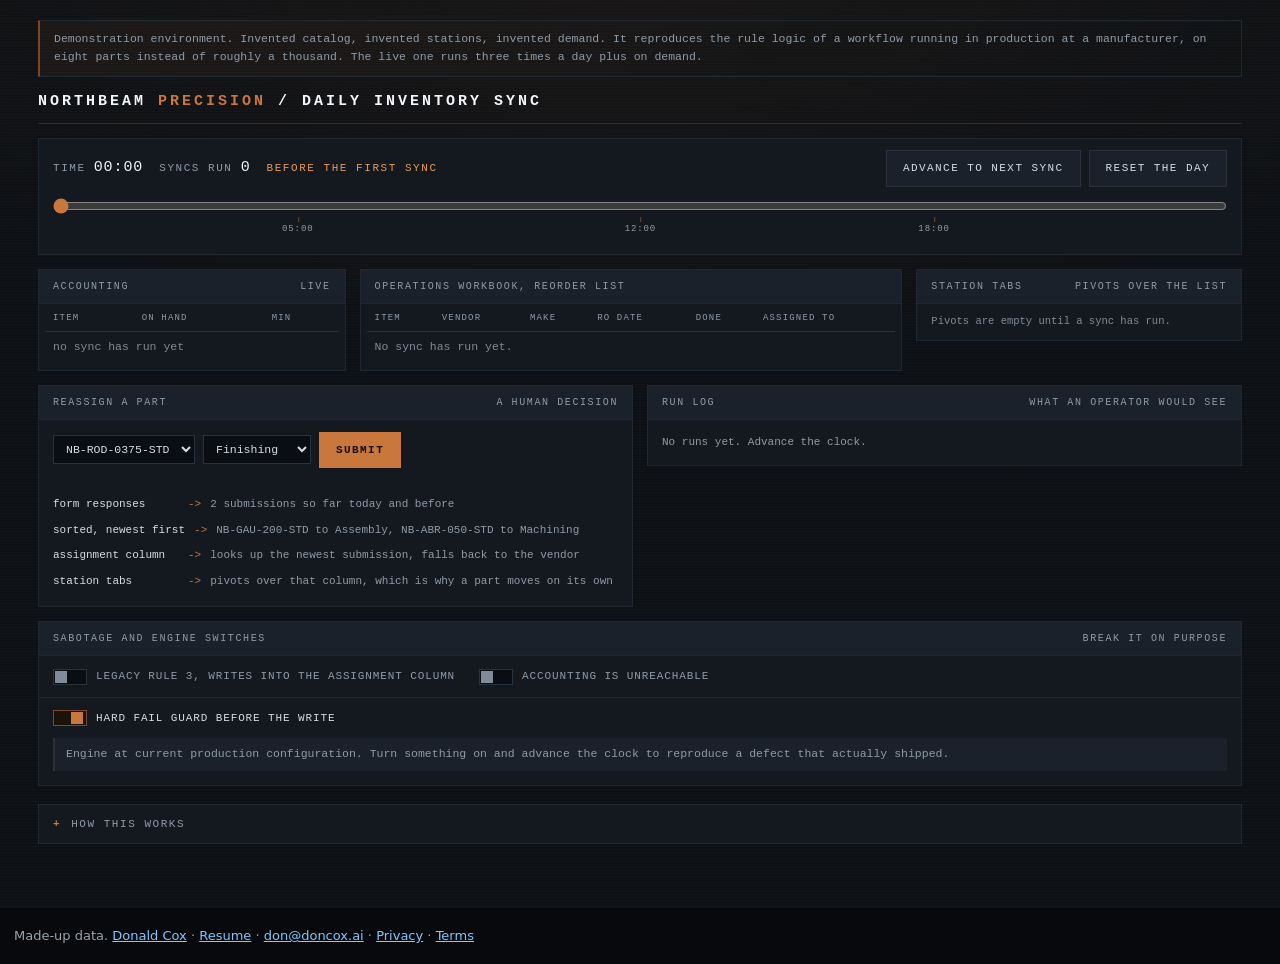
<file: demos/02-inventory-sync.html>
<!doctype html>
<html lang="en">
<head>
<meta charset="utf-8">
<meta name="viewport" content="width=device-width, initial-scale=1">
<title>Daily Inventory Sync and Reorder Routing | Donald Cox</title>
<style>
/* ==== NB SHARED TOKENS v1 ====================================================
   Keep this block byte-identical across all five demo files. If it changes,
   run demos/sync-shared.py so every demo stays in step.
   ========================================================================== */
:root{
  --ink:#0d1014;
  --panel:#141920;
  --panel-2:#1a212a;
  --well:#0a0d11;
  --rule:#28323d;
  --rule-soft:#1f2731;
  --text:#d5dde5;
  --text-hi:#f2f6fa;
  --dim:#8f9ba8;
  --dimmer:#7f8b98;
  --copper:#c9773c;
  --copper-hi:#e69a55;
  --copper-dim:#7a4823;
  --ok:#6f9b6a;
  --warn:#c2a03c;
  --stop:#de6653;
  --model:#7196b8;
  --code:#c9773c;
  --mono:ui-monospace,"SF Mono",SFMono-Regular,"Cascadia Mono",Menlo,Consolas,"Liberation Mono",monospace;
  --serif:"Iowan Old Style","Palatino Linotype",Palatino,"Book Antiqua",Georgia,serif;
  --t-fast:120ms cubic-bezier(.2,0,0,1);
  --t-mech:260ms cubic-bezier(.33,0,.15,1);
}
*{box-sizing:border-box}
html,body{margin:0;padding:0}
body{
  background:var(--ink);
  color:var(--text);
  font-family:var(--mono);
  font-size:14px;
  line-height:1.5;
  -webkit-font-smoothing:antialiased;
  background-image:
    repeating-linear-gradient(0deg,rgba(255,255,255,.014) 0 1px,transparent 1px 3px),
    radial-gradient(120% 80% at 50% -10%,rgba(201,119,60,.07),transparent 60%);
}
.wrap{max-width:1240px;margin:0 auto;padding:20px 18px 64px}
.lab{font-size:10px;letter-spacing:.16em;text-transform:uppercase;color:var(--dim)}
.num{font-variant-numeric:tabular-nums}
.prose{font-family:var(--serif);font-size:15.5px;line-height:1.62;color:var(--text)}
.prose p{margin:0 0 .85em}
button{font:inherit;color:inherit;background:none;border:0;cursor:pointer}
.btn{
  font-family:var(--mono);font-size:11px;letter-spacing:.13em;text-transform:uppercase;
  padding:9px 16px;border:1px solid var(--rule);background:var(--panel-2);color:var(--text);
  transition:border-color var(--t-fast),background var(--t-fast),color var(--t-fast);
}
.btn:hover:not(:disabled){border-color:var(--copper);color:var(--text-hi)}
.btn:focus-visible{outline:2px solid var(--copper-hi);outline-offset:2px}
.btn:disabled{opacity:.35;cursor:not-allowed}
.btn-p{background:var(--copper);border-color:var(--copper);color:#160d06;font-weight:700}
.btn-p:hover:not(:disabled){background:var(--copper-hi);border-color:var(--copper-hi);color:#160d06}
.panel{background:var(--panel);border:1px solid var(--rule-soft)}
.panel-hd{
  display:flex;align-items:center;justify-content:space-between;gap:12px;
  padding:9px 14px;border-bottom:1px solid var(--rule-soft);background:var(--panel-2);
}
.rule{height:1px;background:var(--rule-soft);border:0;margin:0}
.sw{display:inline-flex;align-items:center;gap:9px;cursor:pointer;user-select:none}
.sw input{position:absolute;opacity:0;width:0;height:0}
.sw .track{
  width:34px;height:16px;background:var(--well);border:1px solid var(--rule);
  position:relative;flex:none;transition:border-color var(--t-fast),background var(--t-fast);
}
.sw .track::after{
  content:"";position:absolute;top:1px;left:1px;width:12px;height:12px;background:var(--dimmer);
  transition:transform var(--t-mech),background var(--t-mech);
}
.sw input:checked + .track{border-color:var(--copper-dim);background:#1b120a}
.sw input:checked + .track::after{transform:translateX(16px);background:var(--copper)}
.sw input:focus-visible + .track{outline:2px solid var(--copper-hi);outline-offset:2px}
.sw .txt{font-size:11px;letter-spacing:.08em;text-transform:uppercase;color:var(--dim)}
.sw input:checked ~ .txt{color:var(--text)}
.banner{
  border:1px solid var(--rule-soft);border-left:2px solid var(--copper-dim);
  background:linear-gradient(90deg,rgba(201,119,60,.06),transparent 60%);
  padding:9px 14px;font-size:11.5px;color:var(--dim);margin-bottom:14px;line-height:1.6;
}
details.drawer{border:1px solid var(--rule-soft);background:var(--panel);margin-top:18px}
details.drawer > summary{
  padding:11px 14px;cursor:pointer;font-size:11px;letter-spacing:.14em;text-transform:uppercase;
  color:var(--dim);list-style:none;display:flex;align-items:center;gap:10px;
}
details.drawer > summary::-webkit-details-marker{display:none}
details.drawer > summary::before{content:"+";color:var(--copper);font-weight:700}
details.drawer[open] > summary::before{content:"-"}
details.drawer > summary:hover{color:var(--text)}
.drawer-body{padding:4px 18px 20px;border-top:1px solid var(--rule-soft)}
@media (max-width:720px){ .wrap{padding:14px 12px 48px} }
/* ==== END NB SHARED TOKENS ================================================ */

.mast{display:flex;align-items:baseline;justify-content:space-between;gap:16px;flex-wrap:wrap;border-bottom:1px solid var(--rule);padding-bottom:10px;margin-bottom:14px}
.mast h1{font-size:15px;letter-spacing:.2em;text-transform:uppercase;margin:0;font-weight:700;color:var(--text-hi)}
.mast h1 span{color:var(--copper)}

/* the day scrubber */
.day{border:1px solid var(--rule-soft);background:var(--panel);margin-bottom:14px}
.day-row{display:flex;align-items:center;gap:16px;padding:11px 14px;flex-wrap:wrap}
.day-row .seg{font-size:11px;letter-spacing:.14em;text-transform:uppercase;color:var(--dim)}
.day-row .seg b{color:var(--text-hi);font-weight:400;letter-spacing:.06em;font-size:15px}
.track-wrap{position:relative;padding:0 14px 16px}
.track-wrap input[type=range]{width:100%;margin:0;accent-color:var(--copper);background:transparent}
.track-wrap input[type=range]:focus-visible{outline:2px solid var(--copper-hi);outline-offset:4px}
.marks{position:relative;height:15px;margin-top:2px}
.marks span{position:absolute;transform:translateX(-50%);font-size:9px;letter-spacing:.1em;color:var(--dim);white-space:nowrap}
.marks span::before{content:"";position:absolute;left:50%;top:-6px;width:1px;height:5px;background:var(--copper-dim)}
.marks span.fired{color:var(--copper-hi)}

.three{display:grid;grid-template-columns:minmax(0,.85fr) minmax(0,1.5fr) minmax(0,.9fr);gap:14px;align-items:start}
.three>*{min-width:0}
.scrollx{overflow-x:auto}
.three.even{grid-template-columns:minmax(0,1fr) minmax(0,1fr)}
@media (max-width:1060px){ .three,.three.even{grid-template-columns:minmax(0,1fr)} }

table.sheet{border-collapse:collapse;width:100%;font-size:11.5px}
table.sheet th{text-align:left;font-weight:400;font-size:9px;letter-spacing:.13em;text-transform:uppercase;color:var(--dim);padding:6px 8px;border-bottom:1px solid var(--rule);white-space:nowrap}
table.sheet td{padding:6px 8px;border-bottom:1px solid var(--rule-soft);white-space:nowrap}
table.sheet tr:last-child td{border-bottom:0}
table.sheet td.sku{color:var(--text-hi)}
table.sheet td.make{color:var(--copper-hi)}
table.sheet td.make.zero{color:var(--dimmer)}
table.sheet td.date{color:var(--ok)}
table.sheet td.date.none{color:var(--dimmer)}
table.sheet tr.changed td{background:rgba(201,119,60,.10)}
@media (max-width:720px){
  table.wbsheet th,table.wbsheet td{padding-left:4px;padding-right:4px}
  table.wbsheet th:nth-child(4),table.wbsheet td:nth-child(4){display:none}
  table.wbsheet .asg{flex-direction:column;align-items:flex-start;gap:2px}
}
.box{display:inline-block;width:11px;height:11px;border:1px solid var(--rule);vertical-align:-1px}
.box.on{background:var(--copper);border-color:var(--copper)}

.asg{display:flex;align-items:center;gap:6px}
.asg .val{color:var(--text)}
.asg .kind{font-size:8.5px;letter-spacing:.1em;text-transform:uppercase;padding:1px 5px;border:1px solid var(--rule);color:var(--dimmer)}
.asg .kind.formula{border-color:var(--code);color:var(--code)}
.asg .kind.frozen{border-color:var(--stop);color:var(--stop)}

.chain{padding:12px 14px;font-size:11px;color:var(--dim);line-height:1.6}
.chain .step{display:flex;gap:9px;align-items:baseline;padding:4px 0}
.chain .step b{color:var(--text);font-weight:400;min-width:126px;display:inline-block}
.chain .arrow{color:var(--copper);white-space:nowrap;flex-shrink:0}

.station{padding:10px 14px;border-bottom:1px solid var(--rule-soft)}
.station:last-child{border-bottom:0}
.station h4{margin:0 0 5px;font-size:10px;letter-spacing:.14em;text-transform:uppercase;color:var(--copper-hi);font-weight:400}
.station ul{margin:0;padding:0;list-style:none}
.station li{font-size:11px;color:var(--text);padding:2px 0}
.station li span{color:var(--dim)}
.station .none{font-size:10.5px;color:var(--dimmer)}
.station.moved{box-shadow:inset 2px 0 0 var(--copper)}

.formbar{display:flex;gap:8px;padding:12px 14px;flex-wrap:wrap;align-items:center}
.formbar select{font-family:var(--mono);font-size:11.5px;background:var(--well);color:var(--text);border:1px solid var(--rule);padding:6px 8px}
.formbar select:focus-visible{outline:2px solid var(--copper-hi);outline-offset:1px}

.log{padding:10px 14px;max-height:190px;overflow-y:auto}
.log .e{font-size:11px;padding:4px 0;border-bottom:1px solid var(--rule-soft);color:var(--dim);line-height:1.55}
.log .e:last-child{border-bottom:0}
.log .e b{color:var(--text);font-weight:400}
.log .e.ok b{color:var(--ok)}
.log .e.bad b{color:var(--stop)}
.log .e.silent{color:#dcc684}

.switches{display:flex;flex-wrap:wrap;gap:10px 24px;padding:12px 14px}
.note{font-size:11.5px;border-left:2px solid var(--rule);padding:7px 11px;background:var(--panel-2);color:var(--dim);margin:0 14px 14px;line-height:1.6}
.note.stop{border-left-color:var(--stop);color:#e2a79f}
.note.warn{border-left-color:var(--warn);color:#dcc684}
</style>
<meta name="description" content="Interactive demo: a production plan refreshed three times a day with nobody exporting anything, and a deleted rule you can turn back on. Runs on invented data.">
<link rel="canonical" href="https://doncox.ai/demos/02-inventory-sync.html">
<meta name="theme-color" content="#07090c">
<meta property="og:type" content="website">
<meta property="og:url" content="https://doncox.ai/demos/02-inventory-sync.html">
<meta property="og:title" content="Daily Inventory Sync and Reorder Routing | Donald Cox">
<meta property="og:description" content="Interactive demo: a production plan refreshed three times a day with nobody exporting anything, and a deleted rule you can turn back on. Runs on invented data.">
<meta property="og:site_name" content="Donald Cox">
<meta property="og:image" content="https://doncox.ai/assets/og.jpg">
<meta property="og:image:width" content="2400">
<meta property="og:image:height" content="1260">
<meta property="og:image:alt" content="Donald Cox: I design and build the AI systems that run businesses.">
<meta name="twitter:image" content="https://doncox.ai/assets/og.jpg">
<meta name="twitter:card" content="summary_large_image">
<link rel="icon" href="/favicon.ico" sizes="48x48">
<link rel="icon" href="/assets/favicon.svg" type="image/svg+xml">
<link rel="apple-touch-icon" href="/apple-touch-icon.png">
</head>
<body>
<main>
<div class="wrap">

  <div class="banner">
    Demonstration environment. Invented catalog, invented stations, invented demand. It reproduces
    the rule logic of a workflow running in production at a manufacturer, on eight parts instead of
    roughly a thousand. The live one runs three times a day plus on demand.
  </div>

  <div class="mast">
    <h1>Northbeam <span>Precision</span> / Daily Inventory Sync</h1>
  </div>

  <div class="day">
    <div class="day-row">
      <span class="seg">TIME <b class="num" id="tnow">00:00</b></span>
      <span class="seg">SYNCS RUN <b class="num" id="tsync">0</b></span>
      <span class="seg" id="tstate" style="color:var(--copper-hi)">before the first sync</span>
      <span style="margin-left:auto;display:flex;gap:8px">
        <button class="btn" id="stepBtn">Advance to next sync</button>
        <button class="btn" id="resetBtn">Reset the day</button>
      </span>
    </div>
    <div class="track-wrap">
      <input type="range" id="scrub" min="0" max="1439" value="0" step="5" aria-label="time of day">
      <div class="marks" id="marks"></div>
    </div>
  </div>

  <div class="three">
    <section class="panel">
      <div class="panel-hd"><span class="lab">Accounting</span><span class="lab" id="acctState">live</span></div>
      <div class="scrollx" style="padding:2px 6px 8px">
        <table class="sheet"><thead><tr><th>Item</th><th>On hand</th><th>Min</th></tr></thead>
          <tbody id="acct"></tbody></table>
      </div>
    </section>

    <section class="panel">
      <div class="panel-hd"><span class="lab">Operations workbook, reorder list</span><span class="lab" id="wbState"></span></div>
      <div class="scrollx" style="padding:2px 6px 8px">
        <table class="sheet wbsheet"><thead><tr>
          <th>Item</th><th>Vendor</th><th>Make</th><th>RO date</th><th>Done</th><th>Assigned to</th>
        </tr></thead><tbody id="wb"></tbody></table>
      </div>
    </section>

    <section class="panel">
      <div class="panel-hd"><span class="lab">Station tabs</span><span class="lab">pivots over the list</span></div>
      <div id="stations"></div>
    </section>
  </div>

  <div class="three even" style="margin-top:14px">
    <section class="panel">
      <div class="panel-hd"><span class="lab">Reassign a part</span><span class="lab">a human decision</span></div>
      <div class="formbar">
        <select id="fSku" aria-label="part"></select>
        <select id="fTo" aria-label="station"></select>
        <button class="btn btn-p" id="fGo">Submit</button>
      </div>
      <div class="chain" id="chain"></div>
    </section>

    <section class="panel">
      <div class="panel-hd"><span class="lab">Run log</span><span class="lab">what an operator would see</span></div>
      <div class="log" id="log" tabindex="0" role="log" aria-label="Event log"></div>
    </section>
  </div>

  <section class="panel" style="margin-top:14px">
    <div class="panel-hd"><span class="lab">Sabotage and engine switches</span><span class="lab">break it on purpose</span></div>
    <div class="switches">
      <label class="sw"><input type="checkbox" id="swRule3"><span class="track"></span><span class="txt">Legacy rule 3, writes into the assignment column</span></label>
      <label class="sw"><input type="checkbox" id="swDown"><span class="track"></span><span class="txt">Accounting is unreachable</span></label>
    </div>
    <hr class="rule">
    <div class="switches">
      <label class="sw"><input type="checkbox" id="enGuard" checked><span class="track"></span><span class="txt">Hard fail guard before the write</span></label>
    </div>
    <div class="note" id="swNote"></div>
  </section>

  <details class="drawer">
    <summary>How this works</summary>
    <div class="drawer-body">
      <div class="prose">
        <p><b>What it replaces.</b> A person, every morning: open the accounting system on the machine
        that hosts the company file, run a stock status report, export it to CSV, upload it into the
        workbook, then walk about a thousand rows setting today's date on everything that needs
        making and clearing it on everything that does not. Mechanical work, done once a day if it got done at all, and the whole production plan was only as fresh
        as the last time somebody did it.</p>

        <p><b>What it does.</b> One workflow on three cron triggers, plus an hourly poll for manual requests. It
        pulls live stock through a bridge to a desktop accounting product, writes the inventory tab,
        and applies two rules to the reorder list: set the date and tick the box when the make
        quantity goes positive, clear both when it goes back to zero. The columns are addressed by
        position rather than by header name, deliberately, because headers get renamed by people and
        positions do not.</p>

        <p><b>The rule that had to be deleted.</b> The original workflow had a third rule that wrote
        the vendor name into the assignment column whenever the displayed assignment differed from
        the vendor. Read that condition again: the only time it is ever true is when a human has
        deliberately reassigned the part. So the rule's entire real world effect was to erase human
        intent and freeze the formula cell into static text, after which every future reassignment of
        that part silently did nothing. An estimated 212 rows were affected, 38 were restored by hand, and the failure
        presented as "the form is broken". Turn it on above and watch it happen to your own
        reassignment.</p>

        <p><b>Why the fix was delicate.</b> Restoring the formulas while the old version could still
        fire, on cron, on the webhook, or on a manual editor run that ignores the active toggle,
        would have re-frozen the cells within hours. The order was: deactivate old, activate new,
        then and only then repair the data. And the repair was itself a mass reassignment, because
        restoring a formula to a frozen cell silently moves that part to whatever its newest form
        submission says, which may be a terminal state. It was diffed old against new and signed off
        before it was applied, with before and after snapshots taken. One more trap: deleting the
        dead rule's body while leaving its counter variable referenced in the output would have
        thrown and killed the entire reorder half. Minimal edits still have to be complete edits.</p>

        <p><b>The silent empty.</b> The accounting call was configured never to throw. On any failure
        it passed its own error downstream as data. The parser took an early return path that
        produced an object with no rows field. The writer serialized that object, the missing field
        was dropped entirely by serialization, and the write went out with no values at all. The
        spreadsheet API returned success on a no-op write against a tab that had just been cleared.
        Result: an empty inventory tab, a run marked complete, and no error anywhere. The run log
        could not even reveal it, because the summary node read two field names the parser never
        emitted, so those columns were always null. Flip both switches above and watch a green run
        produce nothing.</p>

        <p><b>Assignment is owned by people, and the chain is all formulas.</b> A human submits a
        small form, responses land newest first, the assignment column looks up the newest one and
        falls back to the vendor, and the station tabs are pivots over that column. There is no
        script in the chain at all, which means a reassignment is one appended row and is trivially
        reversible by appending a newer one. It also means the station tabs keep no history, so any
        number read off one is live state and never a trend.</p>

        <p><b>Measured.</b> Roughly 1,030 reorder rows processed per run against a catalog of about
        3,400 accounting items, of which about 1,300 are inactive and excluded from analytics by
        default. Three runs a day plus on demand. After the fix, a dry run produced zero writes to
        the assignment column and no errors, and the restored cells were verified one by one against
        the pre-change snapshot.</p>
      </div>
    </div>
  </details>
</div>

</main>
<script>
"use strict";
/* =========================================================================
   Daily Inventory Sync, demo. Invented catalog, stations and demand.
   Deterministic: scrubbing to a time replays the day from zero, so the same
   time always produces the same state in both directions.
   ========================================================================= */

const STATIONS = ["Machining","Assembly","Finishing","Inspection","On order"];
const SYNCS = [300, 720, 1080];          /* 05:00, 12:00, 18:00 */

/* onHand is sampled at each sync point. min drives the make quantity. */
const CATALOG = [
  { sku:"NB-ROD-0375-STD", vendor:"Machining",  min:20, onHand:[26,18,18] },
  { sku:"NB-ROD-0500-STD", vendor:"Machining",  min:15, onHand:[10,12,16] },
  { sku:"NB-ROD-0625-STD", vendor:"Machining",  min:8,  onHand:[2,2,2]    },
  { sku:"NB-TRQ-014-ADJ",  vendor:"Assembly",   min:12, onHand:[8,8,8]    },
  { sku:"NB-TRQ-014-STD",  vendor:"Assembly",   min:12, onHand:[14,14,11] },
  { sku:"NB-KIT-0375-STD", vendor:"Assembly",   min:10, onHand:[4,9,10]   },
  { sku:"NB-ABR-050-STD",  vendor:"Finishing",  min:30, onHand:[40,40,40] },
  { sku:"NB-GAU-200-STD",  vendor:"Inspection", min:5,  onHand:[6,6,6]    }
];

/* Pre-existing human decisions, newest first once sorted. Both are on parts that
   are currently inactive, which is precisely the row legacy rule 3 attacks. */
const SEED_FORMS = [
  { t:-120, sku:"NB-ABR-050-STD", to:"Machining" },
  { t:-90,  sku:"NB-GAU-200-STD", to:"Assembly"  }
];

const D = {
  now:0, syncs:0, forms:[], frozen:{}, rows:[], acctRows:[], log:[],
  lastChanged:{}, movedStations:{}, tabEmpty:false
};
const $ = id => document.getElementById(id);

/* ---- DOM helpers ---- */
function el(tag, opts, kids){
  const n = document.createElement(tag);
  if(opts){
    if(opts.cls) n.className = opts.cls;
    if(opts.text != null) n.textContent = opts.text;
    if(opts.style) n.setAttribute("style", opts.style);
    if(opts.attrs) for(const k in opts.attrs) n.setAttribute(k, opts.attrs[k]);
  }
  if(kids) kids.forEach(c=>{ if(c) n.appendChild(typeof c === "string" ? document.createTextNode(c) : c); });
  return n;
}
function clear(n){ while(n.firstChild) n.removeChild(n.firstChild); }
function hhmm(m){ return String(Math.floor(m/60)).padStart(2,"0") + ":" + String(m%60).padStart(2,"0"); }

/* ---- the assignment chain, all formulas, no script ----
   sorted responses, newest first  ->  lookup, else fall back to vendor
   A frozen cell is a literal and no longer participates. */
function sortedForms(upto){
  return D.forms.filter(f=>f.t <= upto).slice().sort((a,b)=>b.t - a.t);
}
function assignmentOf(sku, upto){
  if(Object.prototype.hasOwnProperty.call(D.frozen, sku)){
    return { value:D.frozen[sku], kind:"frozen" };
  }
  const hit = sortedForms(upto).find(f=>f.sku === sku);
  const vendor = CATALOG.find(c=>c.sku === sku).vendor;
  return { value: hit ? hit.to : vendor, kind:"formula" };
}

/* ---- one sync ---- */
function pull(index){
  if($("swDown").checked){
    /* The call is configured never to throw, so a failure comes back as data. */
    return { error:"accounting host unreachable", rows:null };
  }
  return { error:null, rows: CATALOG.map(c=>({ sku:c.sku, onHand:c.onHand[index], min:c.min })) };
}
function runSync(index, atMinute){
  const guard = $("enGuard").checked;
  const res = pull(index);

  if(res.error){
    if(guard){
      D.log.push({ k:"bad", t:hhmm(atMinute), m:"run FAILED: " + res.error + ". The guard refuses to write when the parser produced no rows, so the tab keeps yesterday's data and somebody is told." });
      return { status:"failed", written:0 };
    }
    /* The silent chain: no rows field, serialization drops it, the write goes out
       with no values, and the API returns success on a no-op against a tab that
       was just cleared. */
    D.acctRows = [];
    D.rows = [];
    D.tabEmpty = true;
    D.log.push({ k:"silent", t:hhmm(atMinute), m:"run COMPLETE, 0 errors. Items pulled: null. Rows written: null. The tab is empty and nothing anywhere says so." });
    return { status:"complete", written:0 };
  }

  D.tabEmpty = false;
  D.acctRows = res.rows;
  D.lastChanged = {};

  const rule3 = $("swRule3").checked;
  let froze = 0;

  D.rows = res.rows.map(r=>{
    const cat = CATALOG.find(c=>c.sku === r.sku);
    const prev = D.rows.find(x=>x.sku === r.sku);
    const make = Math.max(0, r.min - r.onHand);
    const row = {
      sku:r.sku, vendor:cat.vendor, make:make,
      roDate: prev ? prev.roDate : null,
      done: prev ? prev.done : false
    };

    /* Rule 1: it needs making and nothing has opened a reorder yet. */
    if(make > 0 && !row.roDate){
      row.roDate = hhmm(atMinute).slice(0,2) + ":00";
      row.done = true;
      D.lastChanged[r.sku] = "rule1";
    }
    /* Rule 2: it no longer needs making. */
    if(make <= 0 && row.roDate){
      row.roDate = null;
      row.done = false;
      D.lastChanged[r.sku] = "rule2";
    }

    /* Legacy rule 3. Fires only on an inactive row whose displayed assignment
       differs from the vendor, which is only ever true when a human changed it. */
    if(rule3){
      const shown = assignmentOf(r.sku, atMinute);
      const inactive = (make === 0) && !row.roDate && !row.done;
      if(inactive && shown.value !== cat.vendor){
        D.frozen[r.sku] = cat.vendor;      /* literal text from here on */
        froze++;
        D.lastChanged[r.sku] = "rule3";
      }
    }
    return row;
  });

  if(froze){
    D.log.push({ k:"bad", t:hhmm(atMinute), m:"rule 3 wrote the vendor into the assignment column on " + froze + " row" + (froze===1?"":"s") + ". Those cells are static text now. The form still accepts submissions for them and they no longer do anything." });
  }
  D.log.push({ k:"ok", t:hhmm(atMinute), m:"run complete. " + res.rows.length + " items pulled, " + D.rows.length + " rows written, " + Object.keys(D.lastChanged).length + " reorder changes." });
  return { status:"complete", written:D.rows.length };
}

/* ---- replay the day from zero, so scrubbing is symmetric ---- */
function setTime(minute){
  D.now = minute;
  D.syncs = 0;
  D.frozen = {};
  D.rows = [];
  D.acctRows = [];
  D.log = [];
  D.lastChanged = {};
  D.tabEmpty = false;
  SYNCS.forEach((s,i)=>{
    if(s <= minute){ D.syncs++; runSync(i, s); }
  });
}

/* ---- render ---- */
function renderMarks(){
  const box = $("marks"); clear(box);
  SYNCS.forEach(s=>{
    const pct = s / 1439 * 100;
    box.appendChild(el("span",{cls: s <= D.now ? "fired" : "", style:"left:" + pct + "%", text:hhmm(s)}));
  });
}
function renderAcct(){
  const tb = $("acct"); clear(tb);
  $("acctState").textContent = $("swDown").checked ? "unreachable" : "live";
  if(!D.acctRows.length){
    tb.appendChild(el("tr",{},[el("td",{attrs:{colspan:"3"},style:"color:var(--dimmer)",
      text: D.syncs ? "no rows returned" : "no sync has run yet"})]));
    return;
  }
  D.acctRows.forEach(r=>{
    const tr = el("tr");
    tr.appendChild(el("td",{cls:"sku",text:r.sku}));
    tr.appendChild(el("td",{cls:"num",text:String(r.onHand)}));
    tr.appendChild(el("td",{cls:"num",style:"color:var(--dim)",text:String(r.min)}));
    tb.appendChild(tr);
  });
}
function renderWb(){
  const tb = $("wb"); clear(tb);
  $("wbState").textContent = D.tabEmpty ? "empty, and the run said complete" : (D.rows.length ? D.rows.length + " rows" : "");
  if(!D.rows.length){
    tb.appendChild(el("tr",{},[el("td",{attrs:{colspan:"6"},style:"color:var(--dimmer)",
      text: D.tabEmpty ? "The tab was cleared and then written with nothing." : "No sync has run yet."})]));
    return;
  }
  D.rows.forEach(r=>{
    const tr = el("tr",{cls: D.lastChanged[r.sku] ? "changed" : ""});
    tr.appendChild(el("td",{cls:"sku",text:r.sku}));
    tr.appendChild(el("td",{style:"color:var(--dim)",text:r.vendor}));
    tr.appendChild(el("td",{cls:"make num" + (r.make ? "" : " zero"),text:String(r.make)}));
    tr.appendChild(el("td",{cls:"date num" + (r.roDate ? "" : " none"),text:r.roDate || "-"}));
    const dtd = el("td");
    dtd.appendChild(el("span",{cls:"box" + (r.done ? " on" : "")}));
    tr.appendChild(dtd);
    const a = assignmentOf(r.sku, D.now);
    const atd = el("td");
    const wrap = el("div",{cls:"asg"});
    wrap.appendChild(el("span",{cls:"val",text:a.value}));
    wrap.appendChild(el("span",{cls:"kind " + a.kind,text:a.kind === "frozen" ? "static text" : "formula"}));
    atd.appendChild(wrap);
    tr.appendChild(atd);
    tb.appendChild(tr);
  });
}
function renderStations(){
  const box = $("stations"); clear(box);
  if(!D.rows.length){
    box.appendChild(el("div",{cls:"station"},[el("div",{cls:"none",text:"Pivots are empty until a sync has run."})]));
    return;
  }
  STATIONS.forEach(st=>{
    const members = D.rows.filter(r=>assignmentOf(r.sku, D.now).value === st);
    const sec = el("div",{cls:"station"});
    sec.appendChild(el("h4",{text:st + "  (" + members.length + ")"}));
    if(!members.length){
      sec.appendChild(el("div",{cls:"none",text:"nothing routed here"}));
    } else {
      const ul = el("ul");
      members.forEach(m=>{
        const li = el("li");
        li.appendChild(document.createTextNode(m.sku + " "));
        li.appendChild(el("span",{text:m.make ? "make " + m.make : "no demand"}));
        ul.appendChild(li);
      });
      sec.appendChild(ul);
    }
    box.appendChild(sec);
  });
}
function renderChain(){
  const box = $("chain"); clear(box);
  const recent = sortedForms(D.now).slice(0,3);
  const step = (name, body)=>{
    const d = el("div",{cls:"step"});
    d.appendChild(el("b",{text:name}));
    d.appendChild(el("span",{cls:"arrow",text:"->"}));
    d.appendChild(document.createTextNode(" " + body));
    return d;
  };
  box.appendChild(step("form responses", recent.length ? recent.length + " submission" + (recent.length===1?"":"s") + " so far today and before" : "none yet"));
  box.appendChild(step("sorted, newest first", recent.length ? recent.map(f=>f.sku + " to " + f.to).join(", ") : "empty"));
  box.appendChild(step("assignment column", "looks up the newest submission, falls back to the vendor"));
  box.appendChild(step("station tabs", "pivots over that column, which is why a part moves on its own"));
  const frozenCount = Object.keys(D.frozen).length;
  if(frozenCount){
    box.appendChild(el("div",{cls:"note stop",style:"margin:10px 0 0",
      text:frozenCount + " assignment cell" + (frozenCount===1?" is":"s are") + " now static text. The chain above no longer reaches " + (frozenCount===1?"it":"them") + ", so submitting the form for those parts does nothing at all, with no error."}));
  }
}
function renderLog(){
  const box = $("log"); clear(box);
  if(!D.log.length){
    box.appendChild(el("div",{cls:"e",text:"No runs yet. Advance the clock."}));
    return;
  }
  D.log.slice().reverse().forEach(e=>{
    const d = el("div",{cls:"e " + e.k});
    d.appendChild(el("b",{text:e.t + "  "}));
    d.appendChild(document.createTextNode(e.m));
    box.appendChild(d);
  });
}
function renderSwitchNote(){
  const n = $("swNote");
  const bits = [];
  if($("swRule3").checked) bits.push("Legacy rule 3 is on. It only ever fires on a row a human has deliberately changed.");
  if($("swDown").checked && !$("enGuard").checked) bits.push("Accounting is unreachable and the guard is off. This is the silent empty: a green run that wrote nothing.");
  if($("swDown").checked && $("enGuard").checked) bits.push("Accounting is unreachable and the guard is on. The run fails loudly and the previous data is left alone.");
  n.textContent = bits.length ? bits.join("  ") : "Engine at current production configuration. Turn something on and advance the clock to reproduce a defect that actually shipped.";
  n.className = "note" + ($("swRule3").checked || ($("swDown").checked && !$("enGuard").checked) ? " stop" : ($("swDown").checked ? " warn" : ""));
}
function renderAll(){
  $("tnow").textContent = hhmm(D.now);
  $("tsync").textContent = String(D.syncs);
  $("tstate").textContent = D.syncs === 0 ? "before the first sync"
    : (D.syncs === SYNCS.length ? "day complete" : "between syncs");
  $("scrub").value = String(D.now);
  const dayDone = D.syncs === SYNCS.length;
  $("stepBtn").disabled = dayDone;
  $("resetBtn").className = dayDone ? "btn btn-p" : "btn";
  renderMarks(); renderAcct(); renderWb(); renderStations(); renderChain(); renderLog(); renderSwitchNote();
}

/* ---- wiring ---- */
(function buildForm(){
  const s = $("fSku"), t = $("fTo");
  CATALOG.forEach(c=>{
    const o = document.createElement("option");
    o.value = c.sku; o.textContent = c.sku;
    s.appendChild(o);
  });
  STATIONS.forEach(st=>{
    const o = document.createElement("option");
    o.value = st; o.textContent = st;
    t.appendChild(o);
  });
  t.value = "Finishing";
})();

$("fGo").addEventListener("click", ()=>{
  const sku = $("fSku").value, to = $("fTo").value;
  D.forms.push({ t:D.now, sku:sku, to:to });
  renderAll();
});
$("scrub").addEventListener("input", ()=>{
  setTime(parseInt($("scrub").value,10) || 0);   /* form submissions survive a replay */
  renderAll();
});
$("stepBtn").addEventListener("click", ()=>{
  const next = SYNCS.find(s=>s > D.now);
  setTime(next === undefined ? 1439 : next);
  renderAll();
});
$("resetBtn").addEventListener("click", ()=>{
  D.forms = SEED_FORMS.slice();
  setTime(0);
  renderAll();
});
["swRule3","swDown","enGuard"].forEach(id=>$(id).addEventListener("change", ()=>{
  setTime(D.now);          /* replay the day under the new configuration */
  renderAll();
}));

D.forms = SEED_FORMS.slice();
setTime(0);
renderAll();
</script>
<footer style="padding:18px 14px;font:13px/1.5 system-ui,sans-serif;color:#9aa4af;background:#07090c">Made-up data. <a href="/" style="color:#7cc8ff">Donald Cox</a> · <a href="/donald-cox-resume.pdf" style="color:#7cc8ff">Resume</a> · <a href="mailto:don@doncox.ai" style="color:#7cc8ff">don@doncox.ai</a> · <a href="/privacy/" style="color:#7cc8ff">Privacy</a> · <a href="/terms/" style="color:#7cc8ff">Terms</a></footer>
</body>
</html>
</file>
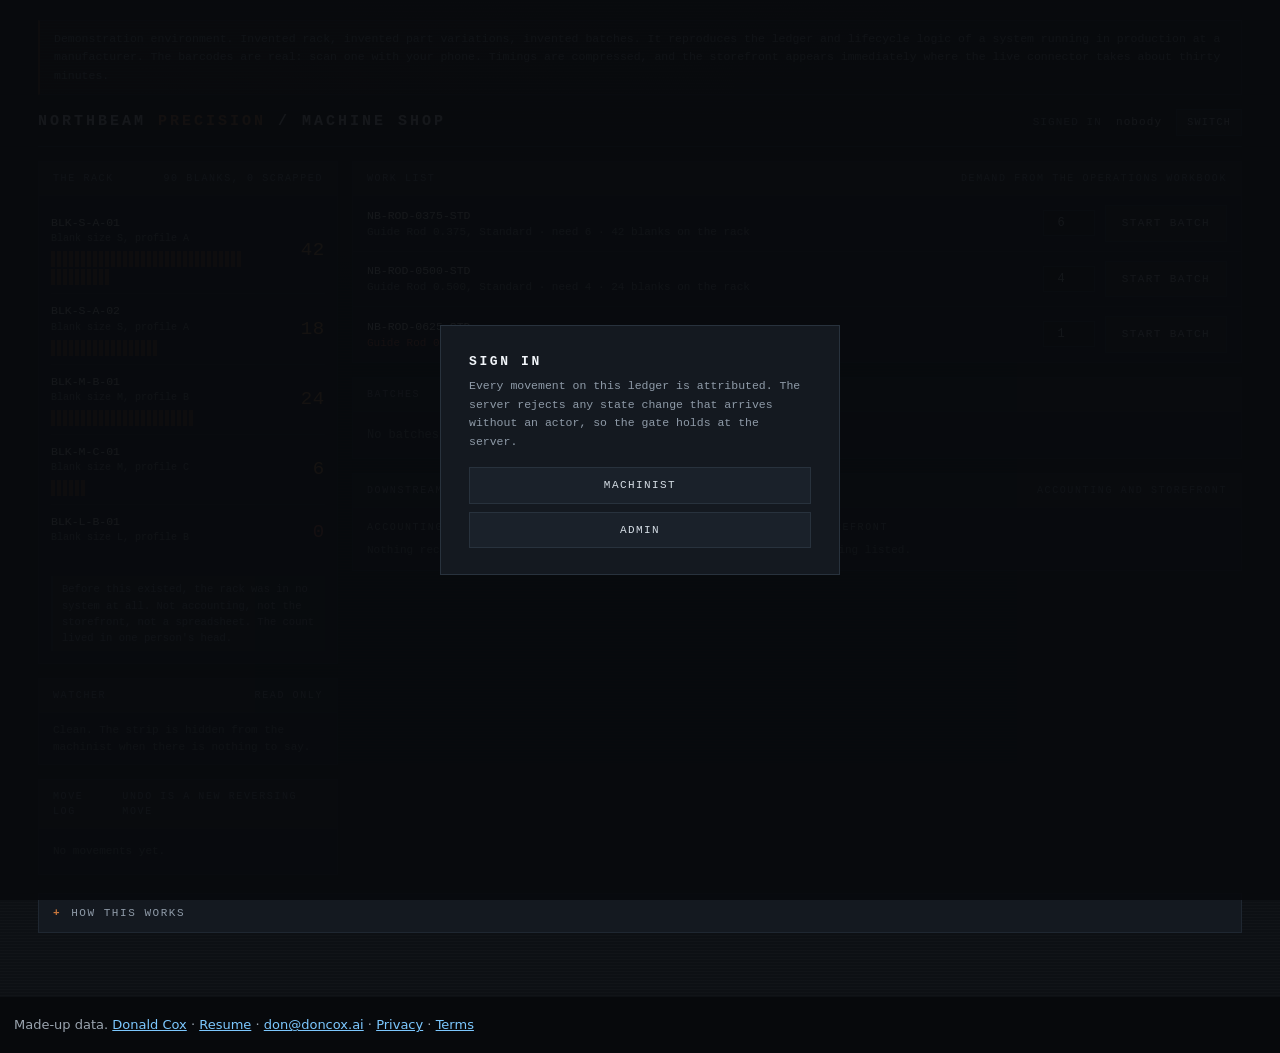
<file: demos/03-production-ledger.html>
<!doctype html>
<html lang="en">
<head>
<meta charset="utf-8">
<meta name="viewport" content="width=device-width, initial-scale=1">
<title>Rack-to-Receipt Production Ledger | Donald Cox</title>
<style>
/* ==== NB SHARED TOKENS v1 ====================================================
   Keep this block byte-identical across all five demo files. If it changes,
   run demos/sync-shared.py so every demo stays in step.
   ========================================================================== */
:root{
  --ink:#0d1014;
  --panel:#141920;
  --panel-2:#1a212a;
  --well:#0a0d11;
  --rule:#28323d;
  --rule-soft:#1f2731;
  --text:#d5dde5;
  --text-hi:#f2f6fa;
  --dim:#8f9ba8;
  --dimmer:#7f8b98;
  --copper:#c9773c;
  --copper-hi:#e69a55;
  --copper-dim:#7a4823;
  --ok:#6f9b6a;
  --warn:#c2a03c;
  --stop:#de6653;
  --model:#7196b8;
  --code:#c9773c;
  --mono:ui-monospace,"SF Mono",SFMono-Regular,"Cascadia Mono",Menlo,Consolas,"Liberation Mono",monospace;
  --serif:"Iowan Old Style","Palatino Linotype",Palatino,"Book Antiqua",Georgia,serif;
  --t-fast:120ms cubic-bezier(.2,0,0,1);
  --t-mech:260ms cubic-bezier(.33,0,.15,1);
}
*{box-sizing:border-box}
html,body{margin:0;padding:0}
body{
  background:var(--ink);
  color:var(--text);
  font-family:var(--mono);
  font-size:14px;
  line-height:1.5;
  -webkit-font-smoothing:antialiased;
  background-image:
    repeating-linear-gradient(0deg,rgba(255,255,255,.014) 0 1px,transparent 1px 3px),
    radial-gradient(120% 80% at 50% -10%,rgba(201,119,60,.07),transparent 60%);
}
.wrap{max-width:1240px;margin:0 auto;padding:20px 18px 64px}
.lab{font-size:10px;letter-spacing:.16em;text-transform:uppercase;color:var(--dim)}
.num{font-variant-numeric:tabular-nums}
.prose{font-family:var(--serif);font-size:15.5px;line-height:1.62;color:var(--text)}
.prose p{margin:0 0 .85em}
button{font:inherit;color:inherit;background:none;border:0;cursor:pointer}
.btn{
  font-family:var(--mono);font-size:11px;letter-spacing:.13em;text-transform:uppercase;
  padding:9px 16px;border:1px solid var(--rule);background:var(--panel-2);color:var(--text);
  transition:border-color var(--t-fast),background var(--t-fast),color var(--t-fast);
}
.btn:hover:not(:disabled){border-color:var(--copper);color:var(--text-hi)}
.btn:focus-visible{outline:2px solid var(--copper-hi);outline-offset:2px}
.btn:disabled{opacity:.35;cursor:not-allowed}
.btn-p{background:var(--copper);border-color:var(--copper);color:#160d06;font-weight:700}
.btn-p:hover:not(:disabled){background:var(--copper-hi);border-color:var(--copper-hi);color:#160d06}
.panel{background:var(--panel);border:1px solid var(--rule-soft)}
.panel-hd{
  display:flex;align-items:center;justify-content:space-between;gap:12px;
  padding:9px 14px;border-bottom:1px solid var(--rule-soft);background:var(--panel-2);
}
.rule{height:1px;background:var(--rule-soft);border:0;margin:0}
.sw{display:inline-flex;align-items:center;gap:9px;cursor:pointer;user-select:none}
.sw input{position:absolute;opacity:0;width:0;height:0}
.sw .track{
  width:34px;height:16px;background:var(--well);border:1px solid var(--rule);
  position:relative;flex:none;transition:border-color var(--t-fast),background var(--t-fast);
}
.sw .track::after{
  content:"";position:absolute;top:1px;left:1px;width:12px;height:12px;background:var(--dimmer);
  transition:transform var(--t-mech),background var(--t-mech);
}
.sw input:checked + .track{border-color:var(--copper-dim);background:#1b120a}
.sw input:checked + .track::after{transform:translateX(16px);background:var(--copper)}
.sw input:focus-visible + .track{outline:2px solid var(--copper-hi);outline-offset:2px}
.sw .txt{font-size:11px;letter-spacing:.08em;text-transform:uppercase;color:var(--dim)}
.sw input:checked ~ .txt{color:var(--text)}
.banner{
  border:1px solid var(--rule-soft);border-left:2px solid var(--copper-dim);
  background:linear-gradient(90deg,rgba(201,119,60,.06),transparent 60%);
  padding:9px 14px;font-size:11.5px;color:var(--dim);margin-bottom:14px;line-height:1.6;
}
details.drawer{border:1px solid var(--rule-soft);background:var(--panel);margin-top:18px}
details.drawer > summary{
  padding:11px 14px;cursor:pointer;font-size:11px;letter-spacing:.14em;text-transform:uppercase;
  color:var(--dim);list-style:none;display:flex;align-items:center;gap:10px;
}
details.drawer > summary::-webkit-details-marker{display:none}
details.drawer > summary::before{content:"+";color:var(--copper);font-weight:700}
details.drawer[open] > summary::before{content:"-"}
details.drawer > summary:hover{color:var(--text)}
.drawer-body{padding:4px 18px 20px;border-top:1px solid var(--rule-soft)}
@media (max-width:720px){ .wrap{padding:14px 12px 48px} }
/* ==== END NB SHARED TOKENS ================================================ */

.mast{display:flex;align-items:baseline;justify-content:space-between;gap:16px;flex-wrap:wrap;border-bottom:1px solid var(--rule);padding-bottom:10px;margin-bottom:14px}
.mast h1{font-size:15px;letter-spacing:.2em;text-transform:uppercase;margin:0;font-weight:700;color:var(--text-hi)}
.mast h1 span{color:var(--copper)}
.readout{display:flex;align-items:center;gap:14px;font-size:11px;color:var(--dim);letter-spacing:.1em}
.readout b{color:var(--text);font-weight:400}

.cols{display:grid;grid-template-columns:minmax(0,300px) minmax(0,1fr);gap:14px;align-items:start}
.cols.downstream{grid-template-columns:minmax(0,1fr) minmax(0,1fr);gap:0}
.downstream-b{padding:12px 14px;border-left:1px solid var(--rule-soft)}
@media (max-width:980px){ .cols{grid-template-columns:1fr} }

/* the rack, rendered as a physical object */
.rack{padding:10px 12px}
.shelf{display:grid;grid-template-columns:1fr auto;gap:8px;align-items:center;padding:8px 0;border-bottom:1px solid var(--rule-soft)}
.shelf:last-child{border-bottom:0}
.shelf .id{font-size:11.5px;color:var(--text-hi)}
.shelf .sub{font-size:10px;color:var(--dim)}
.blanks{display:flex;gap:2px;flex-wrap:wrap;margin-top:5px;max-width:190px}
.blanks i{width:4px;height:16px;background:var(--copper-dim);display:block;transition:background var(--t-mech),opacity var(--t-mech)}
.blanks i.taken{background:var(--well);opacity:.5}
.shelf .ct{font-size:19px;color:var(--copper-hi);letter-spacing:.04em}
.shelf.zero .ct{color:var(--stop)}

.worklist .row{display:grid;grid-template-columns:1fr auto auto;gap:10px;align-items:center;padding:9px 14px;border-bottom:1px solid var(--rule-soft)}
.worklist .row:last-child{border-bottom:0}
.worklist .need{font-size:11px;color:var(--dim)}
.worklist .short{color:var(--stop)}

.qty{width:52px;background:var(--well);border:1px solid var(--rule);color:var(--text);font-family:var(--mono);font-size:12px;padding:5px 6px;text-align:center}
.qty:focus-visible{outline:2px solid var(--copper-hi);outline-offset:1px}

/* lifecycle */
.stages{display:flex;gap:0;flex-wrap:wrap;padding:10px 14px;border-bottom:1px solid var(--rule-soft)}
.stg{font-size:9.5px;letter-spacing:.12em;text-transform:uppercase;padding:5px 11px;border:1px solid var(--rule);color:var(--dimmer);margin-right:-1px}
.stg.done{color:var(--ok);border-color:var(--ok)}
.stg.now{color:#160d06;background:var(--copper);border-color:var(--copper);font-weight:700}

.batch{border-bottom:1px solid var(--rule-soft);padding:12px 14px}
.batch:last-child{border-bottom:0}
.batch .bh{display:flex;justify-content:space-between;gap:10px;flex-wrap:wrap;align-items:baseline}
.batch .bid{font-size:12.5px;color:var(--text-hi);letter-spacing:.05em}
.batch .bmeta{font-size:10.5px;color:var(--dim)}
.acts{display:flex;gap:6px;flex-wrap:wrap;margin-top:9px}
.acts .btn{padding:6px 11px;font-size:10px}
.split{display:flex;gap:8px;align-items:center;margin-top:9px;flex-wrap:wrap}
.split label{font-size:10px;letter-spacing:.1em;text-transform:uppercase;color:var(--dim)}

.note{font-size:10.5px;border-left:2px solid var(--rule);padding:5px 9px;background:var(--panel-2);color:var(--dim);margin-top:8px;line-height:1.55}
.note.ok{border-left-color:var(--ok);color:#a9c9a4}
.note.warn{border-left-color:var(--warn);color:#dcc684}
.note.stop{border-left-color:var(--stop);color:#e2a79f}

/* ledger */
.mv{display:grid;grid-template-columns:auto 1fr auto;gap:10px;padding:6px 14px;font-size:11px;border-bottom:1px solid var(--rule-soft)}
.mv:last-child{border-bottom:0}
.mv .t{color:var(--dimmer);white-space:nowrap}
.mv .w{color:var(--text)}
.mv .d{color:var(--dim);white-space:nowrap}
.mv.neg .d{color:var(--stop)}
.mv.pos .d{color:var(--ok)}

/* print surfaces */
.paper{background:#e9e5db;color:#1e2228;padding:14px;font-family:var(--mono);font-size:11px;line-height:1.5}
.paper h4{margin:0 0 8px;font-size:12px;letter-spacing:.14em;text-transform:uppercase}
.paper .kv{display:grid;grid-template-columns:auto 1fr;gap:3px 12px;font-size:10.5px}
.paper .kv span:nth-child(odd){color:#5c6570}
.label-sheet{display:grid;grid-template-columns:repeat(auto-fill,minmax(178px,1fr));gap:9px;padding:12px}
.lbl{background:#f4f1ea;color:#1e2228;padding:9px;border:1px solid #cfc9bc}
.lbl .top{font-size:9px;letter-spacing:.1em;color:#5c6570}
.lbl .mid{font-size:12px;margin:2px 0 5px}
.lbl svg{display:block;width:100%;height:44px}
.lbl .hr{font-size:9px;letter-spacing:.22em;text-align:center;margin-top:2px}

.watchstrip{margin:0;padding:0}
.watchstrip .wf{padding:9px 14px;border-bottom:1px solid var(--rule-soft);font-size:11px;color:#dcc684;background:rgba(194,160,60,.06);border-left:2px solid var(--warn);line-height:1.55}
.watchstrip .wf b{color:var(--text-hi);font-weight:400;display:block;margin-bottom:2px}
.watchstrip .clean{padding:9px 14px;font-size:11px;color:var(--dimmer)}

.gate{position:fixed;inset:0;background:rgba(8,10,13,.94);z-index:50;display:flex;align-items:center;justify-content:center;padding:20px}
.gate.off{display:none}
.gate-card{background:var(--panel);border:1px solid var(--rule);padding:26px 28px;max-width:400px;width:100%}
.gate-card h2{margin:0 0 6px;font-size:13px;letter-spacing:.2em;text-transform:uppercase;color:var(--text-hi)}
.gate-card p{margin:0 0 16px;font-size:11.5px;color:var(--dim);line-height:1.6}
.gate-card input{width:100%;background:var(--well);border:1px solid var(--rule);color:var(--text);font-family:var(--mono);font-size:13px;padding:9px;margin-bottom:10px}
.gate-card input:focus-visible{outline:2px solid var(--copper-hi);outline-offset:1px}
.who{display:flex;flex-direction:column;gap:8px}
</style>
<meta name="description" content="Interactive demo: a stock rack turned into a production lifecycle, with a move log, printed travelers and barcodes you can scan. Runs on invented data.">
<link rel="canonical" href="https://doncox.ai/demos/03-production-ledger.html">
<meta name="theme-color" content="#07090c">
<meta property="og:type" content="website">
<meta property="og:url" content="https://doncox.ai/demos/03-production-ledger.html">
<meta property="og:title" content="Rack-to-Receipt Production Ledger | Donald Cox">
<meta property="og:description" content="Interactive demo: a stock rack turned into a production lifecycle, with a move log, printed travelers and barcodes you can scan. Runs on invented data.">
<meta property="og:site_name" content="Donald Cox">
<meta property="og:image" content="https://doncox.ai/assets/og.jpg">
<meta property="og:image:width" content="2400">
<meta property="og:image:height" content="1260">
<meta property="og:image:alt" content="Donald Cox: I design and build the AI systems that run businesses.">
<meta name="twitter:image" content="https://doncox.ai/assets/og.jpg">
<meta name="twitter:card" content="summary_large_image">
<link rel="icon" href="/favicon.ico" sizes="48x48">
<link rel="icon" href="/assets/favicon.svg" type="image/svg+xml">
<link rel="apple-touch-icon" href="/apple-touch-icon.png">
</head>
<body>
<main>
<div class="wrap">

  <div class="banner">
    Demonstration environment. Invented rack, invented part variations, invented batches. It
    reproduces the ledger and lifecycle logic of a system running in production at a manufacturer.
    The barcodes are real: scan one with your phone. Timings are compressed, and the storefront
    appears immediately where the live connector takes about thirty minutes.
  </div>

  <div class="mast">
    <h1>Northbeam <span>Precision</span> / Machine Shop</h1>
    <div class="readout">
      <span>SIGNED IN</span><b id="whoami">nobody</b>
      <button class="btn" id="switchUser" style="padding:5px 10px;font-size:10px">Switch</button>
    </div>
  </div>

  <div class="cols">
    <div>
      <section class="panel">
        <div class="panel-hd"><span class="lab">The rack</span><span class="lab" id="rackTotal"></span></div>
        <div class="rack" id="rack"></div>
        <div style="padding:0 12px 12px">
          <div class="note" id="rackNote">Before this existed, the rack was in no system at all. Not accounting, not the storefront, not a spreadsheet. The count lived in one person's head.</div>
        </div>
      </section>

      <section class="panel" style="margin-top:14px">
        <div class="panel-hd"><span class="lab">Watcher</span><span class="lab">read only</span></div>
        <div class="watchstrip" id="watch"></div>
      </section>

      <section class="panel" style="margin-top:14px">
        <div class="panel-hd"><span class="lab">Move log</span><span class="lab">undo is a new reversing move</span></div>
        <div id="ledger" style="max-height:260px;overflow-y:auto"></div>
      </section>
    </div>

    <div>
      <section class="panel">
        <div class="panel-hd"><span class="lab">Work list</span><span class="lab">demand from the operations workbook</span></div>
        <div class="worklist" id="worklist"></div>
      </section>

      <section class="panel" style="margin-top:14px">
        <div class="panel-hd"><span class="lab">Batches</span><span class="lab" id="batchCount"></span></div>
        <div id="batches"></div>
      </section>

      <section class="panel" style="margin-top:14px" id="printPanel" hidden>
        <div class="panel-hd"><span class="lab">Printed</span><span class="lab" id="printWhat"></span></div>
        <div id="printOut"></div>
      </section>

      <section class="panel" style="margin-top:14px">
        <div class="panel-hd"><span class="lab">Downstream</span><span class="lab">accounting and storefront</span></div>
        <div class="cols downstream">
          <div style="padding:12px 14px"><div class="lab" style="margin-bottom:7px">Accounting</div><div id="acct"><div style="color:var(--dimmer);font-size:11px">Nothing received.</div></div></div>
          <div class="downstream-b"><div class="lab" style="margin-bottom:7px">Storefront</div><div id="store"><div style="color:var(--dimmer);font-size:11px">Nothing listed.</div></div></div>
        </div>
      </section>
    </div>
  </div>

  <details class="drawer">
    <summary>How this works</summary>
    <div class="drawer-body">
      <div class="prose">
        <p><b>The premise had to be proved before any code was written.</b> Everyone believed the
        accounting system already held the raw stock rack. It did not. Accounting held only the
        blanks set aside for resale, which is a completely different pool of the same physical
        thing. Had that not been checked, this ledger would have been double counting against live
        financial records from the start. The rack pool is greenfield; the sale pool belongs to
        accounting.</p>

        <p><b>This demo shows the older batch-level shape.</b> The live system now tracks each part.
        A batch is a card holding parts, and parts can split, merge and move separately. Every press
        is planned, then applied, and a plan is refused if a part moved after it was made.</p>

        <p><b>Corrections leave a full record.</b> A correction keeps the batch number and records the
        full row before and after. Numbers a receipt was posted under are never silently changed: the
        receipt is redone. The move and event logs are append only, enforced by the database in the
        live system. An undo is a new reversing move.</p>

        <p><b>Attribution is enforced at the server, not the screen.</b> An opaque overlay until a
        name is picked is a convenience. The rule is that any state-changing call arriving without
        an actor is rejected, so the gate cannot be bypassed by hitting the API directly. Steps that
        write to accounting are restricted by role, on the server.</p>

        <p><b>Unknown outcomes park for a human and never auto retry.</b> If a write to the
        accounting system returns something the system does not understand, the claim stays open and
        a person is told. Automatic retry against a financial system is how you get duplicate
        receipts. Related, and learned the expensive way: a health check that can never pass is
        indistinguishable from permanent failure. A two day outage here turned out to be a liveness
        guard testing for an attribute the API bridge strips, so the guard could never pass and every
        call reported a false outage.</p>

        <p><b>Two print paths, deliberately separate.</b> Travelers print from the server straight
        to a network printer, so there is no per workstation print agent and no printer name to
        capture. Labels print through a small agent at the bench to a dedicated label printer. The
        two never claim the same job, because two claimants means two sheets. In the live system an
        unreachable printer gets its page back with a pause and a retry, and labels go out one at a
        time. Accounting claims that never complete stay parked for a person.</p>

        <p><b>The watcher's database connection is read only.</b> It has no insert,
        update or delete path at all, and the connection itself is opened read only at the driver.
        A watcher must never be able to corrupt the ledger it watches.</p>

        <p><b>Measured.</b> In August, twenty five of twenty five isolated smoke tests passed with
        nothing written to accounting, the storefront or the workbook, and twenty three of twenty
        three on the older correction matrix. The 2.0 test suite stands at 487 passed. The watcher
        has grown to two dozen rules. While designing the ledger, I found 101 units of demand on the wrong
        work station, and several were already backordered. Nobody had done anything wrong. There had
        simply never been anything watching.</p>

        <p><b>On the barcodes.</b> These are Code 39, generated in the page from the batch
        identifier, with no library. Code 39 was chosen over denser symbologies here because its
        encoding table is small enough to verify by inspection and it needs no check digit, so the
        demo can prove its own output is correct rather than asking you to trust it.</p>
      </div>
    </div>
  </details>
</div>

<div class="gate" id="signin">
  <div class="gate-card">
    <h2>Sign in</h2>
    <p>Every movement on this ledger is attributed. The server rejects any state change that
       arrives without an actor, so the gate holds at the server.</p>
    <div class="who">
      <button class="btn" data-who="Machinist">Machinist</button>
      <button class="btn" data-who="Admin">Admin</button>
    </div>
  </div>
</div>

<div class="gate off" id="pwgate">
  <div class="gate-card">
    <h2>Restricted step</h2>
    <p>Steps that write to accounting are restricted by role, on the server. This demo adds a
       password as a visible stand-in. Demo password is <b style="color:var(--copper-hi)">demo</b>.</p>
    <input type="password" id="pw" placeholder="password" autocomplete="off">
    <div id="pwErr" class="note stop" hidden></div>
    <div style="display:flex;gap:8px">
      <button class="btn btn-p" id="pwOk">Receive</button>
      <button class="btn" id="pwCancel">Cancel</button>
    </div>
  </div>
</div>

</main>
<script>
"use strict";
/* =========================================================================
   Rack-to-Receipt Production Ledger, demo. Invented rack and part variations.
   Deterministic. No markup is ever built from a string.
   ========================================================================= */

const VARIATIONS = [
  { id:"BLK-S-A-01", label:"Blank size S, profile A", start:42 },
  { id:"BLK-S-A-02", label:"Blank size S, profile A", start:18 },
  { id:"BLK-M-B-01", label:"Blank size M, profile B", start:24 },
  { id:"BLK-M-C-01", label:"Blank size M, profile C", start:6  },
  { id:"BLK-L-B-01", label:"Blank size L, profile B", start:0  }
];

const WORKLIST = [
  { sku:"NB-ROD-0375-STD", name:"Guide Rod 0.375, Standard", variation:"BLK-S-A-01", need:6 },
  { sku:"NB-ROD-0500-STD", name:"Guide Rod 0.500, Standard", variation:"BLK-M-B-01", need:4 },
  { sku:"NB-ROD-0625-STD", name:"Guide Rod 0.625, Standard", variation:"BLK-L-B-01", need:3 }
];

const STAGES = ["machining","polish","qc","laser","assign","upload"];
const ADMINS = ["Admin"];
const DEMO_PASSWORD = "demo";

const ST = {
  corrections:[],
  who:null, rack:{}, bad:0, ledger:[], batches:[], seq:0, clock:0,
  pending:null, printed:null
};
const $ = id => document.getElementById(id);

/* ---- DOM helpers ---- */
function el(tag, opts, kids){
  const n = document.createElement(tag);
  if(opts){
    if(opts.cls) n.className = opts.cls;
    if(opts.text != null) n.textContent = opts.text;
    if(opts.style) n.setAttribute("style", opts.style);
    if(opts.attrs) for(const k in opts.attrs) n.setAttribute(k, opts.attrs[k]);
  }
  if(kids) kids.forEach(c=>{ if(c) n.appendChild(typeof c === "string" ? document.createTextNode(c) : c); });
  return n;
}
function clear(n){ while(n.firstChild) n.removeChild(n.firstChild); }
function esc(s){ return String(s).replace(/&/g,"&amp;").replace(/</g,"&lt;").replace(/>/g,"&gt;"); }
function svgNode(str){
  const doc = new DOMParser().parseFromString(str,"image/svg+xml");
  if(doc.getElementsByTagName("parsererror").length) return el("div",{cls:"lab",text:"unavailable"});
  return document.importNode(doc.documentElement,true);
}
function stamp(){ ST.clock += 7; const m = 8*60 + ST.clock;
  return String(Math.floor(m/60)).padStart(2,"0")+":"+String(m%60).padStart(2,"0"); }

/* ---- Code 39 ----
   Nine elements per character, alternating bar and space, exactly three of them wide.
   No check digit in the standard, which is why the encoding can be verified by
   inspection rather than trusted. */
const C39 = {
  "0":"nnnwwnwnn","1":"wnnwnnnnw","2":"nnwwnnnnw","3":"wnwwnnnnn","4":"nnnwwnnnw",
  "5":"wnnwwnnnn","6":"nnwwwnnnn","7":"nnnwnnwnw","8":"wnnwnnwnn","9":"nnwwnnwnn",
  "A":"wnnnnwnnw","B":"nnwnnwnnw","C":"wnwnnwnnn","D":"nnnnwwnnw","E":"wnnnwwnnn",
  "F":"nnwnwwnnn","G":"nnnnnwwnw","H":"wnnnnwwnn","I":"nnwnnwwnn","J":"nnnnwwwnn",
  "K":"wnnnnnnww","L":"nnwnnnnww","M":"wnwnnnnwn","N":"nnnnwnnww","O":"wnnnwnnwn",
  "P":"nnwnwnnwn","Q":"nnnnnnwww","R":"wnnnnnwwn","S":"nnwnnnwwn","T":"nnnnwnwwn",
  "U":"wwnnnnnnw","V":"nwwnnnnnw","W":"wwwnnnnnn","X":"nwnnwnnnw","Y":"wwnnwnnnn",
  "Z":"nwwnwnnnn","-":"nwnnnnwnw",".":"wwnnnnwnn"," ":"nwwnnnwnn","$":"nwnwnwnnn",
  "/":"nwnwnnnwn","+":"nwnnnwnwn","%":"nnnwnwnwn","*":"nwnnwnwnn"
};
function code39Elements(text){
  const s = "*" + String(text).toUpperCase() + "*";
  const els = [];
  for(let i=0;i<s.length;i++){
    const pat = C39[s[i]];
    if(!pat) throw new Error("Code 39 cannot encode: " + s[i]);
    for(let k=0;k<9;k++) els.push({ w: pat.charAt(k) === "w" ? 3 : 1, bar: k % 2 === 0 });
    if(i < s.length - 1) els.push({ w:1, bar:false });   /* inter character gap */
  }
  return els;
}
function svgBarcode(text, height){
  const els = code39Elements(text);
  const total = els.reduce((a,e)=>a+e.w,0);
  const quiet = 10;
  const width = total + quiet * 2;
  let body = '<rect width="'+width+'" height="'+height+'" fill="#f4f1ea"/>';
  let x = quiet;
  els.forEach(e=>{
    if(e.bar) body += '<rect x="'+x+'" y="0" width="'+e.w+'" height="'+height+'" fill="#1e2228"/>';
    x += e.w;
  });
  return '<svg viewBox="0 0 '+width+' '+height+'" preserveAspectRatio="none" xmlns="http://www.w3.org/2000/svg" role="img" aria-label="barcode '+esc(text)+'">'+body+'</svg>';
}

/* ---- move log, an undo is a new reversing move ---- */
function move(variation, delta, why, at){
  ST.ledger.push({ t:at || stamp(), variation:variation, delta:delta, why:why, who:ST.who });
  ST.rack[variation] = (ST.rack[variation] || 0) + delta;
}
function onHand(v){ return ST.rack[v] || 0; }

/* ---- lifecycle ---- */
function startBatch(sku, qty){
  const item = WORKLIST.find(w=>w.sku === sku);
  if(!item) return { ok:false, why:"unknown part" };
  if(!ST.who) return { ok:false, why:"no actor" };
  if(!Number.isInteger(qty)) return { ok:false, why:"quantity must be a whole number" };
  if(qty <= 0) return { ok:false, why:"quantity must be positive" };
  if(onHand(item.variation) < qty) return { ok:false, why:"not enough blanks on the rack" };
  ST.seq++;
  const at = stamp();
  const b = {
    id:"B-" + String(1000 + ST.seq),
    sku:sku, name:item.name, variation:item.variation, qty:qty,
    stage:"machining", started:at, by:ST.who,
    good:null, recut:null, scrap:null,
    printedTraveller:false, printedLabels:false,
    assigned:false, received:false, status:"open",
    corrected:0,
    history:[{ t:at, what:"started, " + qty + " blanks consumed", who:ST.who }]
  };
  move(item.variation, -qty, "batch " + b.id + " started", at);
  ST.batches.push(b);
  return { ok:true, batch:b };
}
function advance(b){
  if(b.status !== "open") return { ok:false, why:"batch is not open" };
  const i = STAGES.indexOf(b.stage);
  if(b.stage === "qc" && b.good === null) return { ok:false, why:"complete the batch before leaving qc" };
  if(b.stage === "assign") return { ok:false, why:"use assign" };
  if(i < 0 || i >= STAGES.length - 1) return { ok:false, why:"nothing after this stage" };
  b.stage = STAGES[i+1];
  b.history.push({ t:stamp(), what:"moved to " + b.stage, who:ST.who });
  return { ok:true };
}
function complete(b, good, recut, scrap){
  if(b.stage !== "qc") return { ok:false, why:"completion happens at qc" };
  if(good + recut + scrap !== b.qty) return { ok:false, why:"good plus recut plus scrap must equal the batch quantity" };
  const at = stamp();
  b.good = good; b.recut = recut; b.scrap = scrap;
  if(recut > 0) move(b.variation, recut, "batch " + b.id + " recut returned to the rack", at);
  if(scrap > 0) ST.bad += scrap;
  b.history.push({ t:at, what:"completed: " + good + " good, " + recut + " recut, " + scrap + " scrap", who:ST.who });
  return { ok:true };
}
function printTraveller(b){
  if(b.good === null) return { ok:false, why:"complete the batch first" };
  b.printedTraveller = true;
  b.history.push({ t:stamp(), what:"traveler printed from the server", who:ST.who });
  return { ok:true, kind:"traveler" };
}
function printLabels(b){
  if(!b.assigned) return { ok:false, why:"labels are queued at assign" };
  b.printedLabels = true;
  b.history.push({ t:stamp(), what:"labels printed at the bench", who:ST.who });
  return { ok:true, kind:"labels" };
}
function assign(b){
  if(b.stage !== "laser") return { ok:false, why:"assign happens after laser" };
  if(b.good === null) return { ok:false, why:"complete the batch first" };
  b.assigned = true; b.stage = "assign";
  b.history.push({ t:stamp(), what:"appended to the next work station, append read back and verified", who:ST.who });
  return { ok:true };
}
function receive(b, actor, password){
  if(!b.assigned) return { ok:false, why:"assign before receiving" };
  if(b.received) return { ok:false, why:"already received, a second receive is refused" };
  if(ADMINS.indexOf(actor) < 0) return { ok:false, why:"role not permitted to write into accounting" };
  if(password !== DEMO_PASSWORD) return { ok:false, why:"password rejected" };
  b.received = true; b.stage = "upload"; b.status = "received";
  b.history.push({ t:stamp(), what:"received into accounting, " + b.good + " units", who:actor });
  return { ok:true };
}
/* A correction keeps the batch number and records the full row before and after. */
function correct(b, newGood, actor){
  if(b.good === null) return { ok:false, why:"nothing to correct yet" };
  if(newGood < 0 || newGood + b.recut > b.qty) return { ok:false, why:"corrected count must fit the batch quantity" };
  const newScrap = b.qty - newGood - b.recut;
  const before = { good:b.good, recut:b.recut, scrap:b.scrap };
  ST.bad += newScrap - b.scrap;
  b.good = newGood; b.scrap = newScrap;
  const at = stamp();
  const entry = { batch:b.id, t:at, who:actor, before:before, after:{ good:b.good, recut:b.recut, scrap:b.scrap } };
  ST.corrections.push(entry);
  b.corrected = (b.corrected || 0) + 1;
  b.history.push({ t:at, what:"corrected good count " + before.good + " to " + newGood + ". Full row saved before and after.", who:actor });
  if(b.received) b.history.push({ t:at, what:"old accounting receipt cleared and the receipt leg run again for " + newGood + " units", who:actor });
  return { ok:true, batch:b, entry:entry };
}

/* ---- watcher, read only ---- */
function watch(){
  const out = [];
  ST.batches.forEach(b=>{
    if(b.assigned && !b.printedLabels){
      out.push({ id:"labels:"+b.id, t:"Batch " + b.id + " is assigned and its labels have not printed. Nothing reprints on its own, because two claimants means two sheets." });
    }
    if(b.good !== null && b.stage === "qc"){
      out.push({ id:"stuck:"+b.id, t:"Batch " + b.id + " completed at qc and has not moved since. Stuck states are the ambiguity the lifecycle deliberately leaves behind, so something has to look at them." });
    }
    if(b.assigned && !b.received && b.printedLabels){
      out.push({ id:"unreceived:"+b.id, t:"Batch " + b.id + " is assigned and labeled but has never reached accounting. Unknown outcomes park for a human and are never auto retried." });
    }
  });
  if(ST.bad > 0) out.push({ id:"bad", t:ST.bad + " scrapped unit" + (ST.bad===1?"":"s") + " in the bad pool. Scrap is moved, never deleted, so the arithmetic still closes." });
  return out;
}

/* ---- render ---- */
function renderRack(){
  const box = $("rack"); clear(box);
  let total = 0;
  VARIATIONS.forEach(v=>{
    const n = onHand(v.id); total += n;
    const row = el("div",{cls:"shelf" + (n === 0 ? " zero" : "")});
    const left = el("div");
    left.appendChild(el("div",{cls:"id",text:v.id}));
    left.appendChild(el("div",{cls:"sub",text:v.label}));
    const bl = el("div",{cls:"blanks"});
    const show = Math.min(v.start, 44);
    for(let i=0;i<show;i++) bl.appendChild(el("i",{cls: i < n ? "" : "taken"}));
    left.appendChild(bl);
    row.appendChild(left);
    row.appendChild(el("div",{cls:"ct num",text:String(n)}));
    box.appendChild(row);
  });
  $("rackTotal").textContent = total + " blanks, " + ST.bad + " scrapped";
}
function renderWorklist(){
  const box = $("worklist"); clear(box);
  WORKLIST.forEach(w=>{
    const row = el("div",{cls:"row"});
    const left = el("div");
    left.appendChild(el("div",{cls:"id",style:"font-size:11.5px;color:var(--text-hi)",text:w.sku}));
    const have = onHand(w.variation);
    const shortfall = have < w.need;
    left.appendChild(el("div",{cls:"need" + (shortfall ? " short" : ""),
      text:w.name + " · need " + w.need + " · " + have + " blanks on the rack" + (shortfall ? " · short" : "")}));
    row.appendChild(left);
    const q = el("input",{cls:"qty num",attrs:{ type:"number", min:"1", value:String(Math.min(w.need, Math.max(have,1))), "aria-label":"quantity for " + w.sku }});
    row.appendChild(q);
    const b = el("button",{cls:"btn",text:"Start batch"});
    let msg = null;
    b.addEventListener("click", ()=>{
      const r = startBatch(w.sku, Number(q.value) || 0);
      if(!r.ok){
        if(msg && msg.parentNode) msg.parentNode.removeChild(msg);
        msg = el("div",{cls:"note stop",text:r.why});
        left.appendChild(msg);
        return;
      }
      renderAll();
    });
    row.appendChild(b);
    box.appendChild(row);
  });
}
function flash(where, msg){
  const n = el("div",{cls:"note stop",text:msg});
  where.appendChild(n);
  setTimeout(()=>{ if(n.parentNode) n.parentNode.removeChild(n); }, 3200);
}
function renderBatches(){
  const box = $("batches"); clear(box);
  $("batchCount").textContent = ST.batches.length ? ST.batches.length + (ST.batches.length === 1 ? " batch" : " batches") : "";
  if(!ST.batches.length){
    box.appendChild(el("div",{style:"padding:14px;color:var(--dimmer);font-size:12px",text:"No batches yet. Start one from the work list."}));
    return;
  }
  ST.batches.forEach(b=>{
    const wrap = el("div",{cls:"batch"});
    const bh = el("div",{cls:"bh"});
    const l = el("span");
    l.appendChild(el("span",{cls:"bid",text:b.id}));
    l.appendChild(el("span",{cls:"bmeta",text:"  " + b.sku + " · " + b.qty + " from " + b.variation}));
    bh.appendChild(l);
    bh.appendChild(el("span",{cls:"bmeta",text:b.stage}));
    wrap.appendChild(bh);

    if(b.corrected) wrap.appendChild(el("div",{cls:"note ok",text:"Corrected " + b.corrected + (b.corrected === 1 ? " time" : " times") + ". Same batch number, with the full row saved before and after."}));

    const st = el("div",{cls:"stages"});
    STAGES.forEach(s=>{
      const idx = STAGES.indexOf(b.stage);
      const cls = STAGES.indexOf(s) < idx ? "stg done" : (s === b.stage ? "stg now" : "stg");
      st.appendChild(el("span",{cls:cls,text:s}));
    });
    wrap.appendChild(st);

    if(b.good !== null){
      wrap.appendChild(el("div",{cls:"note",text:b.good + " good, " + b.recut + " recut returned to the rack, " + b.scrap + " scrap moved to the bad pool"}));
    }

    if(b.status !== "corrected"){
      const acts = el("div",{cls:"acts"});
      const add = (label, fn, primary)=>{
        const btn = el("button",{cls:"btn" + (primary ? " btn-p" : ""),text:label});
        btn.addEventListener("click", ()=>{
          const r = fn();
          if(r && !r.ok){ flash(wrap, r.why); return; }
          if(r && r.kind) showPrint(b, r.kind);
          renderAll();
        });
        acts.appendChild(btn);
      };

      if(b.stage === "qc" && b.good === null){
        const sp = el("div",{cls:"split"});
        const g = el("input",{cls:"qty num",attrs:{type:"number",min:"0",value:String(Math.max(b.qty-2,0)),"aria-label":"good"}});
        const rc = el("input",{cls:"qty num",attrs:{type:"number",min:"0",value:"1","aria-label":"recut"}});
        const sc = el("input",{cls:"qty num",attrs:{type:"number",min:"0",value:"1","aria-label":"scrap"}});
        sp.appendChild(el("label",{text:"good"})); sp.appendChild(g);
        sp.appendChild(el("label",{text:"recut"})); sp.appendChild(rc);
        sp.appendChild(el("label",{text:"scrap"})); sp.appendChild(sc);
        const done = el("button",{cls:"btn btn-p",text:"Complete"});
        done.addEventListener("click", ()=>{
          const r = complete(b, +g.value||0, +rc.value||0, +sc.value||0);
          if(!r.ok){ flash(wrap, r.why); return; }
          renderAll();
        });
        sp.appendChild(done);
        wrap.appendChild(sp);
      }

      if(b.stage !== "assign" && b.stage !== "upload" && !(b.stage === "qc" && b.good === null) && !(b.stage === "laser" && !b.assigned)){
        add("Advance", ()=>advance(b));
      }
      if(b.good !== null && !b.printedTraveller) add("Print traveler", ()=>printTraveller(b));
      if(b.stage === "laser" && !b.assigned) add("Assign", ()=>assign(b), true);
      if(b.assigned && !b.printedLabels) add("Print labels", ()=>printLabels(b));
      if(b.assigned && !b.received) add("Receive into accounting", ()=>{ askPassword(b); return null; }, true);
      if(b.good !== null) add("Correct", ()=>{
        const target = Math.max(0, b.good - 1);
        return correct(b, target, ST.who);
      });
      wrap.appendChild(acts);
    }

    const h = el("ul",{cls:"tl",style:"margin:10px 0 0;padding:0;border-left:1px solid var(--rule);margin-left:5px"});
    b.history.forEach(e=>{
      const li = el("li",{style:"list-style:none;position:relative;padding:0 0 8px 15px;font-size:10.5px;color:var(--dim)"});
      li.appendChild(el("b",{style:"color:var(--text);font-weight:400",text:e.t + "  "}));
      li.appendChild(document.createTextNode(e.what + " · " + e.who));
      h.appendChild(li);
    });
    wrap.appendChild(h);
    box.appendChild(wrap);
  });
}
function renderLedger(){
  const box = $("ledger"); clear(box);
  if(!ST.ledger.length){
    box.appendChild(el("div",{style:"padding:14px;color:var(--dimmer);font-size:11px",text:"No movements yet."}));
    return;
  }
  ST.ledger.slice().reverse().forEach(m=>{
    const row = el("div",{cls:"mv " + (m.delta < 0 ? "neg" : "pos")});
    row.appendChild(el("span",{cls:"t num",text:m.t}));
    row.appendChild(el("span",{cls:"w",text:m.variation + " · " + m.why + " · " + m.who}));
    row.appendChild(el("span",{cls:"d num",text:(m.delta > 0 ? "+" : "") + m.delta}));
    box.appendChild(row);
  });
}
function renderWatch(){
  const box = $("watch"); clear(box);
  const f = watch();
  if(!f.length){
    box.appendChild(el("div",{cls:"clean",text:"Clean. The strip is hidden from the machinist when there is nothing to say."}));
    return;
  }
  f.forEach(x=>{
    const d = el("div",{cls:"wf"});
    d.appendChild(el("b",{text:"open finding"}));
    d.appendChild(document.createTextNode(x.t));
    box.appendChild(d);
  });
}
function renderDownstream(){
  const a = $("acct"), s = $("store");
  clear(a); clear(s);
  const received = ST.batches.filter(b=>b.received);
  if(!received.length) a.appendChild(el("div",{style:"color:var(--dimmer);font-size:11px",text:"Nothing received."}));
  received.forEach(b=>{
    const d = el("div",{style:"font-size:11px;padding:4px 0;border-bottom:1px solid var(--rule-soft)"});
    d.appendChild(el("b",{style:"color:var(--text-hi);font-weight:400",text:b.sku}));
    d.appendChild(document.createTextNode("  item receipt, " + b.good + " units, batch " + b.id));
    a.appendChild(d);
  });
  if(!received.length) s.appendChild(el("div",{style:"color:var(--dimmer);font-size:11px",text:"Nothing listed."}));
  received.forEach(b=>{
    const d = el("div",{style:"font-size:11px;padding:4px 0;border-bottom:1px solid var(--rule-soft)"});
    d.appendChild(el("b",{style:"color:var(--text-hi);font-weight:400",text:b.sku}));
    d.appendChild(document.createTextNode("  stock " + b.good + ", via the connector"));
    s.appendChild(d);
  });
}
function showPrint(b, kind){
  const p = $("printPanel"), o = $("printOut");
  p.hidden = false; clear(o);
  $("printWhat").textContent = kind === "traveler" ? "traveler, from the server over the network" : "labels, from the agent at the bench";
  if(kind === "traveler"){
    const pa = el("div",{cls:"paper"});
    pa.appendChild(el("h4",{text:"Traveler  " + b.id}));
    const kv = el("div",{cls:"kv"});
    [["Part",b.sku],["Description",b.name],["Blank",b.variation],["Quantity",String(b.qty)],
     ["Good",String(b.good)],["Recut",String(b.recut)],["Scrap",String(b.scrap)],
     ["Started",b.started],["By",b.by]].forEach(([k,v])=>{
      kv.appendChild(el("span",{text:k})); kv.appendChild(el("span",{text:v}));
    });
    pa.appendChild(kv);
    pa.appendChild(el("div",{style:"margin-top:10px"},[svgNode(svgBarcode(b.id, 52))]));
    pa.appendChild(el("div",{style:"text-align:center;letter-spacing:.22em;font-size:10px;margin-top:2px",text:b.id}));
    o.appendChild(pa);
  } else {
    const sheet = el("div",{cls:"label-sheet"});
    for(let i=0;i<b.good;i++){
      const l = el("div",{cls:"lbl"});
      l.appendChild(el("div",{cls:"top",text:"NORTHBEAM PRECISION"}));
      l.appendChild(el("div",{cls:"mid",text:b.sku}));
      l.appendChild(svgNode(svgBarcode(b.id, 44)));
      l.appendChild(el("div",{cls:"hr",text:b.id}));
      sheet.appendChild(l);
    }
    o.appendChild(sheet);
    o.appendChild(el("div",{cls:"lab",style:"padding:0 12px 12px",
      text:"scan one with your phone: it resolves to the batch identifier"}));
  }
}

function renderAll(){
  renderRack(); renderWorklist(); renderBatches(); renderLedger(); renderWatch(); renderDownstream();
}

/* ---- password gate ---- */
function askPassword(b){
  ST.pending = b;
  $("pw").value = "";
  $("pwErr").hidden = true;
  $("pwgate").classList.remove("off");
  $("pw").focus();
}
$("pwOk").addEventListener("click", ()=>{
  const b = ST.pending; if(!b) return;
  const r = receive(b, ST.who, $("pw").value);
  if(!r.ok){
    const e = $("pwErr"); e.hidden = false; e.textContent = r.why;
    return;
  }
  $("pwgate").classList.add("off");
  ST.pending = null;
  renderAll();
});
$("pwCancel").addEventListener("click", ()=>{ $("pwgate").classList.add("off"); ST.pending = null; });
$("pw").addEventListener("keydown", e=>{ if(e.key === "Enter") $("pwOk").click(); });

/* ---- sign in ---- */
document.querySelectorAll("[data-who]").forEach(b=>{
  b.addEventListener("click", ()=>{
    ST.who = b.dataset.who;
    $("whoami").textContent = ST.who;
    $("signin").classList.add("off");
    renderAll();
  });
});
$("switchUser").addEventListener("click", ()=>{ $("signin").classList.remove("off"); });

/* ---- boot ---- */
VARIATIONS.forEach(v=>{ ST.rack[v.id] = v.start; });
renderAll();
</script>
<footer style="padding:18px 14px;font:13px/1.5 system-ui,sans-serif;color:#9aa4af;background:#07090c">Made-up data. <a href="/" style="color:#7cc8ff">Donald Cox</a> · <a href="/donald-cox-resume.pdf" style="color:#7cc8ff">Resume</a> · <a href="mailto:don@doncox.ai" style="color:#7cc8ff">don@doncox.ai</a> · <a href="/privacy/" style="color:#7cc8ff">Privacy</a> · <a href="/terms/" style="color:#7cc8ff">Terms</a></footer>
</body>
</html>
</file>
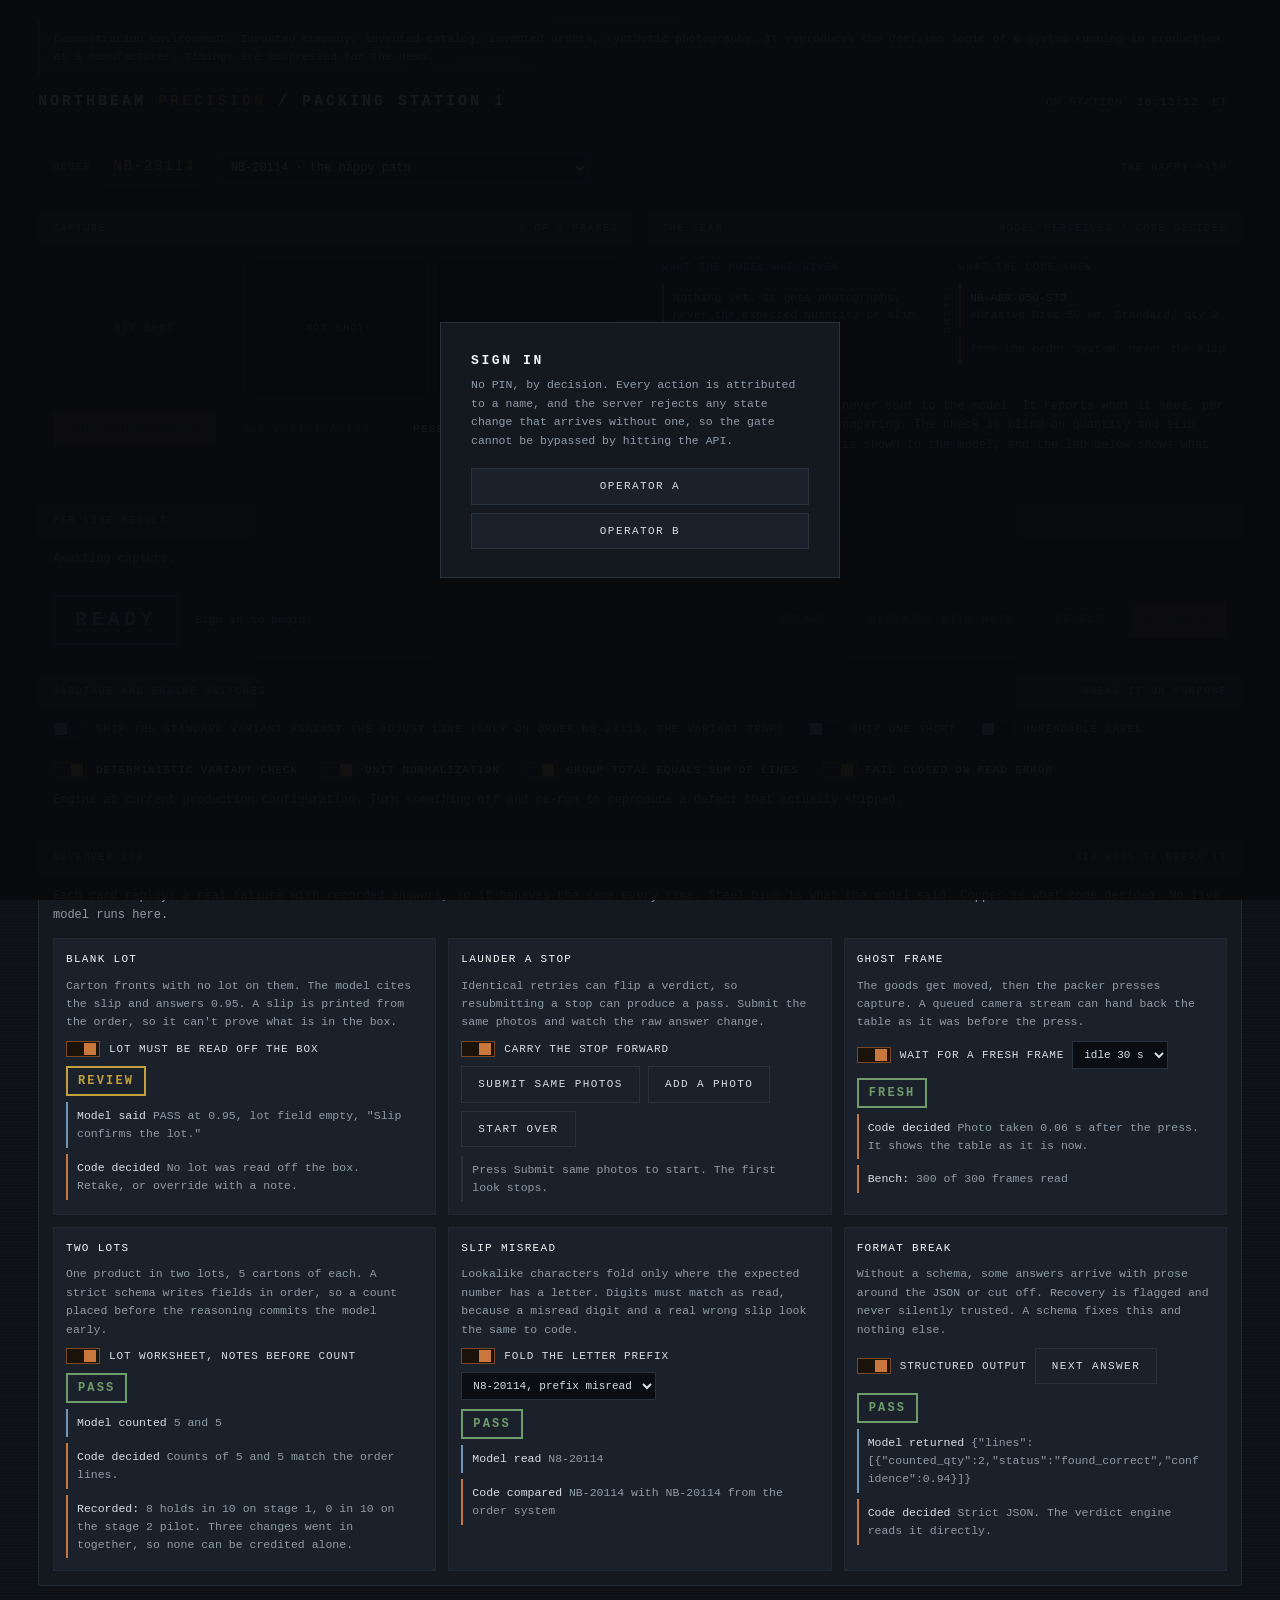
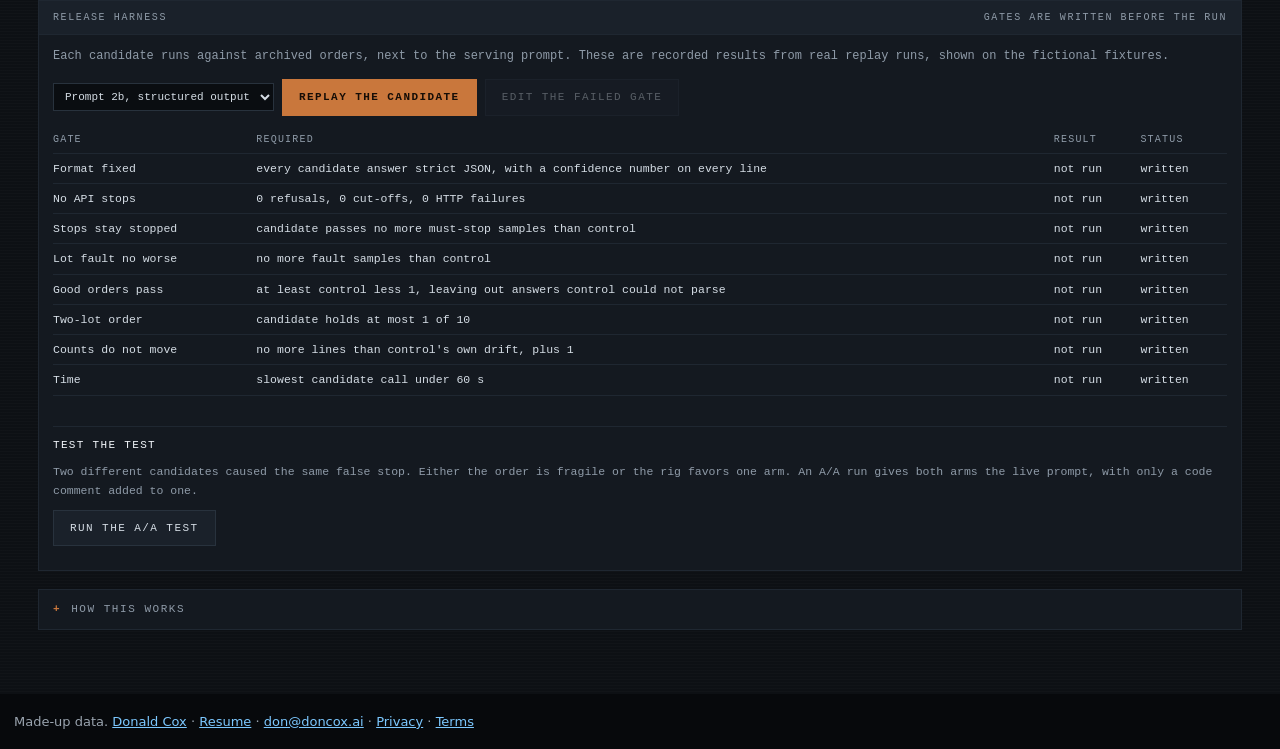
<file: demos/04-verification-kiosk.html>
<!doctype html>
<html lang="en">
<head>
<meta charset="utf-8">
<meta name="viewport" content="width=device-width, initial-scale=1">
<title>Shipping Verification Kiosk | Donald Cox</title>
<style>
/* ==== NB SHARED TOKENS v1 ====================================================
   Keep this block byte-identical across all five demo files. If it changes,
   run demos/sync-shared.py so every demo stays in step.
   ========================================================================== */
:root{
  --ink:#0d1014;
  --panel:#141920;
  --panel-2:#1a212a;
  --well:#0a0d11;
  --rule:#28323d;
  --rule-soft:#1f2731;
  --text:#d5dde5;
  --text-hi:#f2f6fa;
  --dim:#8f9ba8;
  --dimmer:#7f8b98;
  --copper:#c9773c;
  --copper-hi:#e69a55;
  --copper-dim:#7a4823;
  --ok:#6f9b6a;
  --warn:#c2a03c;
  --stop:#de6653;
  --model:#7196b8;
  --code:#c9773c;
  --mono:ui-monospace,"SF Mono",SFMono-Regular,"Cascadia Mono",Menlo,Consolas,"Liberation Mono",monospace;
  --serif:"Iowan Old Style","Palatino Linotype",Palatino,"Book Antiqua",Georgia,serif;
  --t-fast:120ms cubic-bezier(.2,0,0,1);
  --t-mech:260ms cubic-bezier(.33,0,.15,1);
}
*{box-sizing:border-box}
html,body{margin:0;padding:0}
body{
  background:var(--ink);
  color:var(--text);
  font-family:var(--mono);
  font-size:14px;
  line-height:1.5;
  -webkit-font-smoothing:antialiased;
  background-image:
    repeating-linear-gradient(0deg,rgba(255,255,255,.014) 0 1px,transparent 1px 3px),
    radial-gradient(120% 80% at 50% -10%,rgba(201,119,60,.07),transparent 60%);
}
.wrap{max-width:1240px;margin:0 auto;padding:20px 18px 64px}
.lab{font-size:10px;letter-spacing:.16em;text-transform:uppercase;color:var(--dim)}
.num{font-variant-numeric:tabular-nums}
.prose{font-family:var(--serif);font-size:15.5px;line-height:1.62;color:var(--text)}
.prose p{margin:0 0 .85em}
button{font:inherit;color:inherit;background:none;border:0;cursor:pointer}
.btn{
  font-family:var(--mono);font-size:11px;letter-spacing:.13em;text-transform:uppercase;
  padding:9px 16px;border:1px solid var(--rule);background:var(--panel-2);color:var(--text);
  transition:border-color var(--t-fast),background var(--t-fast),color var(--t-fast);
}
.btn:hover:not(:disabled){border-color:var(--copper);color:var(--text-hi)}
.btn:focus-visible{outline:2px solid var(--copper-hi);outline-offset:2px}
.btn:disabled{opacity:.35;cursor:not-allowed}
.btn-p{background:var(--copper);border-color:var(--copper);color:#160d06;font-weight:700}
.btn-p:hover:not(:disabled){background:var(--copper-hi);border-color:var(--copper-hi);color:#160d06}
.panel{background:var(--panel);border:1px solid var(--rule-soft)}
.panel-hd{
  display:flex;align-items:center;justify-content:space-between;gap:12px;
  padding:9px 14px;border-bottom:1px solid var(--rule-soft);background:var(--panel-2);
}
.rule{height:1px;background:var(--rule-soft);border:0;margin:0}
.sw{display:inline-flex;align-items:center;gap:9px;cursor:pointer;user-select:none}
.sw input{position:absolute;opacity:0;width:0;height:0}
.sw .track{
  width:34px;height:16px;background:var(--well);border:1px solid var(--rule);
  position:relative;flex:none;transition:border-color var(--t-fast),background var(--t-fast);
}
.sw .track::after{
  content:"";position:absolute;top:1px;left:1px;width:12px;height:12px;background:var(--dimmer);
  transition:transform var(--t-mech),background var(--t-mech);
}
.sw input:checked + .track{border-color:var(--copper-dim);background:#1b120a}
.sw input:checked + .track::after{transform:translateX(16px);background:var(--copper)}
.sw input:focus-visible + .track{outline:2px solid var(--copper-hi);outline-offset:2px}
.sw .txt{font-size:11px;letter-spacing:.08em;text-transform:uppercase;color:var(--dim)}
.sw input:checked ~ .txt{color:var(--text)}
.banner{
  border:1px solid var(--rule-soft);border-left:2px solid var(--copper-dim);
  background:linear-gradient(90deg,rgba(201,119,60,.06),transparent 60%);
  padding:9px 14px;font-size:11.5px;color:var(--dim);margin-bottom:14px;line-height:1.6;
}
details.drawer{border:1px solid var(--rule-soft);background:var(--panel);margin-top:18px}
details.drawer > summary{
  padding:11px 14px;cursor:pointer;font-size:11px;letter-spacing:.14em;text-transform:uppercase;
  color:var(--dim);list-style:none;display:flex;align-items:center;gap:10px;
}
details.drawer > summary::-webkit-details-marker{display:none}
details.drawer > summary::before{content:"+";color:var(--copper);font-weight:700}
details.drawer[open] > summary::before{content:"-"}
details.drawer > summary:hover{color:var(--text)}
.drawer-body{padding:4px 18px 20px;border-top:1px solid var(--rule-soft)}
@media (max-width:720px){ .wrap{padding:14px 12px 48px} }
/* ==== END NB SHARED TOKENS ================================================ */

.mast{
  display:flex;align-items:baseline;justify-content:space-between;gap:16px;flex-wrap:wrap;
  border-bottom:1px solid var(--rule);padding-bottom:10px;margin-bottom:14px;
}
.mast h1{font-size:15px;letter-spacing:.2em;text-transform:uppercase;margin:0;font-weight:700;color:var(--text-hi)}
.mast h1 span{color:var(--copper)}
.readout{display:flex;align-items:center;gap:14px;font-size:11px;color:var(--dim);letter-spacing:.1em}
.readout b{color:var(--text);font-weight:400}

.stage{display:grid;grid-template-columns:1fr 1fr;gap:14px;align-items:start}
@media (max-width:960px){ .stage{grid-template-columns:1fr} }

.orderbar{display:flex;flex-wrap:wrap;gap:10px;align-items:center;padding:11px 14px;margin-bottom:14px}
.orderbar select{
  font-family:var(--mono);font-size:12px;background:var(--well);color:var(--text);
  border:1px solid var(--rule);padding:7px 9px;
}
.orderbar select:focus-visible{outline:2px solid var(--copper-hi);outline-offset:1px}
.wellnum{background:var(--well);border:1px solid var(--rule);padding:5px 11px;font-size:15px;letter-spacing:.08em;color:var(--copper-hi)}

.frames{display:grid;grid-template-columns:repeat(3,1fr);gap:9px;padding:14px}
.frame{position:relative;background:var(--well);border:1px solid var(--rule);aspect-ratio:4/3;overflow:hidden}
.frame svg{display:block;width:100%;height:100%}
.frame .cap{
  position:absolute;left:0;right:0;bottom:0;padding:3px 6px;background:rgba(10,13,17,.85);
  font-size:9px;letter-spacing:.1em;text-transform:uppercase;color:var(--dim);
}
.frame.empty{display:flex;align-items:center;justify-content:center;color:var(--dimmer);font-size:10px;letter-spacing:.14em}
.frame.shot{animation:flash 380ms ease-out}
@keyframes flash{0%{filter:brightness(2.4)}100%{filter:none}}
.capbar{display:flex;gap:9px;align-items:center;padding:0 14px 14px;flex-wrap:wrap}

.seam{display:grid;grid-template-columns:1fr auto 1fr}
.seam-col{padding:14px}
.seam-hd{font-size:10px;letter-spacing:.14em;text-transform:uppercase;margin-bottom:9px}
.seam-hd.m{color:var(--model)}
.seam-hd.c{color:var(--code)}
.divider{width:1px;background:linear-gradient(180deg,transparent,var(--rule) 12%,var(--rule) 88%,transparent);position:relative}
.divider span{
  position:absolute;top:50%;left:50%;transform:translate(-50%,-50%) rotate(90deg);
  font-size:9px;letter-spacing:.3em;text-transform:uppercase;color:var(--dimmer);
  background:var(--panel);padding:5px 7px;white-space:nowrap;
}
@media (max-width:720px){
  .seam{grid-template-columns:1fr}
  .divider{width:auto;height:auto;background:none;border-top:1px solid var(--rule);text-align:center}
  .divider span{position:static;transform:none;display:block;background:none;white-space:normal;padding:6px 0 0}
}
.seam-item{border-left:2px solid var(--model);padding:5px 0 5px 9px;margin-bottom:7px;font-size:11.5px;color:var(--dim)}
.seam-col.code .seam-item{border-left-color:var(--code)}
.seam-item b{display:block;color:var(--text);font-weight:400}
.seam-item.mute{border-left-color:var(--dimmer);color:var(--dimmer)}
@media (max-width:600px){
  .seam{grid-template-columns:1fr}
}

.lineitem{padding:12px 14px;border-bottom:1px solid var(--rule-soft)}
.lineitem:last-child{border-bottom:0}
.li-top{display:flex;justify-content:space-between;gap:12px;flex-wrap:wrap;align-items:baseline}
.li-sku{font-size:12.5px;color:var(--text-hi);letter-spacing:.04em}
.li-name{font-size:11px;color:var(--dim)}
.li-read{font-size:11px;color:var(--model);margin-top:5px}
.li-read code{background:var(--well);border:1px solid var(--rule-soft);padding:1px 5px;color:var(--text)}
.meter{position:relative;height:20px;background:var(--well);border:1px solid var(--rule);margin-top:14px}
.meter .fill{position:absolute;top:0;bottom:0;left:0;width:0;background:var(--model);opacity:.5;transition:width 700ms cubic-bezier(.33,0,.15,1)}
.meter .floor{position:absolute;top:-3px;bottom:-3px;width:2px;background:var(--code)}
.meter .floorlab{position:absolute;top:-14px;font-size:8.5px;letter-spacing:.1em;color:var(--code);white-space:nowrap;transform:translateX(-50%)}
.meter .val{position:absolute;left:0;top:-14px;font-size:11px;color:var(--text-hi)}
.flagrow{margin-top:8px;display:flex;flex-direction:column;gap:5px}
.flag{font-size:11px;padding:5px 9px;border-left:2px solid var(--rule);background:var(--panel-2);color:var(--dim);line-height:1.55}
.flag.stop{border-left-color:var(--stop);color:#e2a79f}
.flag.warn{border-left-color:var(--warn);color:#dcc684}
.flag.ok{border-left-color:var(--ok);color:#a9c9a4}

.verdict{display:flex;align-items:center;gap:16px;padding:14px;border-top:1px solid var(--rule);flex-wrap:wrap}
.vstamp{font-size:20px;letter-spacing:.22em;padding:8px 20px;border:2px solid;font-weight:700}
.vstamp[data-v="PASS"]{color:var(--ok);border-color:var(--ok)}
.vstamp[data-v="REVIEW"]{color:var(--warn);border-color:var(--warn)}
.vstamp[data-v="HOLD"]{color:var(--stop);border-color:var(--stop)}
.vstamp[data-v="RUNNING"]{color:var(--dim);border-color:var(--rule)}
.vnote{font-size:11.5px;color:var(--dim);flex:1;min-width:180px}
.acts{display:flex;gap:8px;flex-wrap:wrap}
.notebox{width:100%;margin-top:10px;display:none}
.notebox.on{display:block}
.notebox textarea{
  width:100%;min-height:56px;background:var(--well);border:1px solid var(--rule);color:var(--text);
  font-family:var(--mono);font-size:12px;padding:8px;resize:vertical;margin-top:5px;
}
.notebox textarea:focus-visible{outline:2px solid var(--copper-hi);outline-offset:1px}

.switches{display:flex;flex-wrap:wrap;gap:10px 24px;padding:12px 14px}
.compare{display:grid;grid-template-columns:1fr 1fr;gap:12px;margin-top:12px}
@media (max-width:760px){ .compare{grid-template-columns:1fr} }
.cmp{border:1px solid var(--rule-soft);padding:12px;background:var(--panel-2)}
.cmp h4{margin:0 0 8px;font-size:10px;letter-spacing:.14em;text-transform:uppercase;color:var(--dim);font-weight:400}

.signin{position:fixed;inset:0;background:rgba(8,10,13,.94);z-index:50;display:flex;align-items:center;justify-content:center;padding:20px}
.signin.off{display:none}
.signin-card{background:var(--panel);border:1px solid var(--rule);padding:28px 30px;max-width:400px;width:100%}
.signin-card h2{margin:0 0 6px;font-size:13px;letter-spacing:.2em;text-transform:uppercase;color:var(--text-hi)}
.signin-card p{margin:0 0 18px;font-size:11.5px;color:var(--dim);line-height:1.6}
.who{display:flex;flex-direction:column;gap:8px}

.record{padding:14px;border-top:1px solid var(--rule-soft)}
.trail{margin:0;padding:0;border-left:1px solid var(--rule);margin-left:6px}
.trail li{list-style:none;position:relative;padding:0 0 12px 18px;font-size:11.5px;color:var(--dim);line-height:1.6}
.trail li::before{content:"";position:absolute;left:-4px;top:6px;width:7px;height:7px;background:var(--copper)}
.trail li b{color:var(--text);font-weight:400}
.trail li.mute{color:var(--dimmer)}
/* overflow guards for phone widths: grid and flex children may not exceed the page */
.stage > *,.lab-grid > *{min-width:0}
.orderbar select{max-width:100%}
.orderbar .lab,.panel-hd .lab{overflow-wrap:anywhere}
.panel-hd{flex-wrap:wrap}
.li-read code{overflow-wrap:anywhere}
.mast h1{overflow-wrap:anywhere}

.lab-intro{padding:12px 14px;margin:0;font-size:12px;color:var(--dim);line-height:1.65}
.lab-grid{display:grid;grid-template-columns:repeat(auto-fill,minmax(min(100%,340px),1fr));gap:12px;padding:0 14px 14px}
.labcard{border:1px solid var(--rule-soft);background:var(--panel-2);padding:12px;display:flex;flex-direction:column;gap:9px}
.labcard-t{font-size:11px;letter-spacing:.12em;text-transform:uppercase;color:var(--text-hi);margin:0}
.labcard-p{font-size:11.5px;color:var(--dim);line-height:1.6;margin:0}
.labctl{display:flex;flex-wrap:wrap;gap:8px;align-items:center}
.labctl select{font-family:var(--mono);font-size:11px;background:var(--well);color:var(--text);border:1px solid var(--rule);padding:6px 7px;max-width:100%}
.labctl select:focus-visible{outline:2px solid var(--copper-hi);outline-offset:1px}
.labrow{font-size:11.5px;padding:5px 9px;border-left:2px solid var(--rule);line-height:1.55;color:var(--dim);overflow-wrap:anywhere}
.labrow.m{border-left-color:var(--model)}
.labrow.c{border-left-color:var(--code)}
.labrow b{font-weight:400;color:var(--text)}
.mini{display:inline-block;font-size:12px;letter-spacing:.18em;font-weight:700;padding:4px 10px;border:2px solid var(--rule);color:var(--dim);align-self:flex-start}
.mini[data-v="ok"]{color:var(--ok);border-color:var(--ok)}
.mini[data-v="warn"]{color:var(--warn);border-color:var(--warn)}
.mini[data-v="stop"]{color:var(--stop);border-color:var(--stop)}
.gates{width:100%;border-collapse:collapse;font-size:11.5px}
.gates th,.gates td{text-align:left;padding:6px 8px 6px 0;border-bottom:1px solid var(--rule-soft);vertical-align:top}
.gates th{font-size:10px;letter-spacing:.12em;text-transform:uppercase;color:var(--dim);font-weight:400}
.gates td.good{color:var(--ok)}
.gates td.bad{color:var(--stop)}
.tablewrap{overflow-x:auto}
.harness{padding:0 14px 14px;display:flex;flex-direction:column;gap:10px}
body{overflow-wrap:break-word}
.sw input:disabled ~ .track,.sw input:disabled ~ .txt{opacity:.45;cursor:not-allowed}
</style>
<meta name="description" content="Interactive demo: a vision model reads the box and code decides the verdict. Ship the wrong variant and watch the deterministic check stop it. Runs on invented data.">
<link rel="canonical" href="https://doncox.ai/demos/04-verification-kiosk.html">
<meta name="theme-color" content="#07090c">
<meta property="og:type" content="website">
<meta property="og:url" content="https://doncox.ai/demos/04-verification-kiosk.html">
<meta property="og:title" content="Shipping Verification Kiosk | Donald Cox">
<meta property="og:description" content="Interactive demo: a vision model reads the box and code decides the verdict. Ship the wrong variant and watch the deterministic check stop it. Runs on invented data.">
<meta property="og:site_name" content="Donald Cox">
<meta property="og:image" content="https://doncox.ai/assets/og.jpg">
<meta property="og:image:width" content="2400">
<meta property="og:image:height" content="1260">
<meta property="og:image:alt" content="Donald Cox: I design and build the AI systems that run businesses.">
<meta name="twitter:image" content="https://doncox.ai/assets/og.jpg">
<meta name="twitter:card" content="summary_large_image">
<link rel="icon" href="/favicon.ico" sizes="48x48">
<link rel="icon" href="/assets/favicon.svg" type="image/svg+xml">
<link rel="apple-touch-icon" href="/apple-touch-icon.png">
</head>
<body>
<main>
<div class="wrap">

  <div class="banner">
    Demonstration environment. Invented company, invented catalog, invented orders, synthetic
    photographs. It reproduces the decision logic of a system running in production at a
    manufacturer. Timings are compressed for the demo.
  </div>

  <div class="mast">
    <h1>Northbeam <span>Precision</span> / Packing Station 1</h1>
    <div class="readout">
      <span>ON STATION</span>
      <b class="num" id="clock">00:00:00</b>
      <span>ET</span>
      <span id="whoami" style="color:var(--copper-hi)"></span>
    </div>
  </div>

  <div class="panel orderbar">
    <span class="lab">Order</span>
    <span class="wellnum num" id="orderno">NB-20114</span>
    <select id="scenario" aria-label="Choose an order"></select>
    <span class="lab" style="margin-left:auto" id="scenblurb"></span>
  </div>

  <div class="stage">
    <section class="panel">
      <div class="panel-hd">
        <span class="lab">Capture</span>
        <span class="lab" id="capstate">0 of 3 frames</span>
      </div>
      <div class="frames" id="frames"></div>
      <div class="capbar">
        <button class="btn btn-p" id="shoot">Shoot next frame</button>
        <button class="btn" id="verify" disabled>Run verification</button>
        <button class="btn" id="reset">Reset</button>
      </div>
    </section>

    <section class="panel">
      <div class="panel-hd">
        <span class="lab">The seam</span>
        <span class="lab">model perceives / code decides</span>
      </div>
      <div class="seam">
        <div class="seam-col model">
          <div class="seam-hd m">What the model was given</div>
          <div id="seamModel"></div>
        </div>
        <div class="divider"><span>blind</span></div>
        <div class="seam-col code">
          <div class="seam-hd c">What the code knew</div>
          <div id="seamCode"></div>
        </div>
      </div>
      <hr class="rule">
      <p style="padding:12px 14px;margin:0;font-size:12px;color:var(--dim);line-height:1.65">
        The expected quantity is never sent to the model. It reports what it sees, per line, and
        code does the comparing. The check is blind on quantity and slip number. The expected lot is shown to the model, and
        the lab below shows what that leaves open.
      </p>
    </section>
  </div>

  <section class="panel" style="margin-top:14px">
    <div class="panel-hd">
      <span class="lab">Per line result</span>
      <span class="lab num" id="latency"></span>
    </div>
    <div id="lines"></div>
    <div class="verdict">
      <span class="vstamp" data-v="RUNNING" id="vstamp">READY</span>
      <span class="vnote" id="vnote">Sign in, capture the frames, run the verification.</span>
      <span class="acts">
        <button class="btn" id="aRetake" disabled>Retake</button>
        <button class="btn" id="aOverride" disabled>Override with note</button>
        <button class="btn" id="aReject" disabled>Reject</button>
        <button class="btn btn-p" id="aFinalize" disabled>Finalize</button>
      </span>
      <div class="notebox" id="notebox">
        <label class="lab" for="noteta">Written reason, required</label>
        <textarea id="noteta" maxlength="300" placeholder="Why is this being overridden?"></textarea>
        <div style="margin-top:8px"><button class="btn" id="noteSubmit">Record and finalize</button></div>
      </div>
    </div>
    <div class="record" id="record" style="display:none"></div>
  </section>

  <section class="panel" style="margin-top:14px">
    <div class="panel-hd">
      <span class="lab">Sabotage and engine switches</span>
      <span class="lab">break it on purpose</span>
    </div>
    <div class="switches">
      <label class="sw"><input type="checkbox" id="swSwap"><span class="track"></span><span class="txt">Ship the standard variant against the adjust line (only on order NB-20115, the variant trap)</span></label>
      <label class="sw"><input type="checkbox" id="swShort"><span class="track"></span><span class="txt">Ship one short</span></label>
      <label class="sw"><input type="checkbox" id="swBlur"><span class="track"></span><span class="txt">Unreadable label</span></label>
    </div>
    <hr class="rule">
    <div class="switches">
      <label class="sw"><input type="checkbox" id="enDet" checked><span class="track"></span><span class="txt">Deterministic variant check</span></label>
      <label class="sw"><input type="checkbox" id="enUnit" checked><span class="track"></span><span class="txt">Unit normalization</span></label>
      <label class="sw"><input type="checkbox" id="enGroup" checked><span class="track"></span><span class="txt">Group total equals sum of lines</span></label>
      <label class="sw"><input type="checkbox" id="enFail" checked><span class="track"></span><span class="txt">Fail closed on read error</span></label>
    </div>
    <p id="switchNote" style="padding:0 14px 14px;margin:0;font-size:12px;color:var(--dim);line-height:1.65"></p>
    <div id="cmpWrap" style="padding:0 14px 16px;display:none">
      <div class="compare">
        <div class="cmp"><h4>Name match only</h4><div id="cmpA"></div></div>
        <div class="cmp"><h4>With the deterministic check</h4><div id="cmpB"></div></div>
      </div>
    </div>
  </section>

  <section class="panel" style="margin-top:14px" id="lab">
    <div class="panel-hd">
      <span class="lab">November lab</span>
      <span class="lab">six ways to break it</span>
    </div>
    <p class="lab-intro">Each card replays a real failure with recorded answers, so it behaves the same
      every time. Steel blue is what the model said. Copper is what code decided. No live model runs here.</p>
    <div class="lab-grid">

      <div class="labcard">
        <p class="labcard-t">Blank lot</p>
        <p class="labcard-p">Carton fronts with no lot on them. The model cites the slip and answers 0.95. A slip is printed from the order, so it can't prove what is in the box.</p>
        <div class="labctl"><label class="sw"><input type="checkbox" id="labLotGate" checked><span class="track"></span><span class="txt">Lot must be read off the box</span></label></div>
        <div id="outLot"></div>
      </div>

      <div class="labcard">
        <p class="labcard-t">Launder a stop</p>
        <p class="labcard-p">Identical retries can flip a verdict, so resubmitting a stop can produce a pass. Submit the same photos and watch the raw answer change.</p>
        <div class="labctl">
          <label class="sw"><input type="checkbox" id="labCarry" checked><span class="track"></span><span class="txt">Carry the stop forward</span></label>
        </div>
        <div class="labctl">
          <button class="btn" id="labSame">Submit same photos</button>
          <button class="btn" id="labNew">Add a photo</button>
          <button class="btn" id="labRestart">Start over</button>
        </div>
        <div id="outCarry"></div>
      </div>

      <div class="labcard">
        <p class="labcard-t">Ghost frame</p>
        <p class="labcard-p">The goods get moved, then the packer presses capture. A queued camera stream can hand back the table as it was before the press.</p>
        <div class="labctl">
          <label class="sw"><input type="checkbox" id="labFresh" checked><span class="track"></span><span class="txt">Wait for a fresh frame</span></label>
          <select id="labIdle" aria-label="Seconds the camera sat idle"></select>
        </div>
        <div id="outGhost"></div>
      </div>

      <div class="labcard">
        <p class="labcard-t">Two lots</p>
        <p class="labcard-p">One product in two lots, 5 cartons of each. A strict schema writes fields in order, so a count placed before the reasoning commits the model early.</p>
        <div class="labctl"><label class="sw"><input type="checkbox" id="labWorksheet" checked><span class="track"></span><span class="txt">Lot worksheet, notes before count</span></label></div>
        <div id="outTwo"></div>
      </div>

      <div class="labcard">
        <p class="labcard-t">Slip misread</p>
        <p class="labcard-p">Lookalike characters fold only where the expected number has a letter. Digits must match as read, because a misread digit and a real wrong slip look the same to code.</p>
        <div class="labctl">
          <label class="sw"><input type="checkbox" id="labFold" checked><span class="track"></span><span class="txt">Fold the letter prefix</span></label>
          <select id="labSlip" aria-label="Slip number as the model read it"></select>
        </div>
        <div id="outSlip"></div>
      </div>

      <div class="labcard">
        <p class="labcard-t">Format break</p>
        <p class="labcard-p">Without a schema, some answers arrive with prose around the JSON or cut off. Recovery is flagged and never silently trusted. A schema fixes this and nothing else.</p>
        <div class="labctl">
          <label class="sw"><input type="checkbox" id="labSchema" checked><span class="track"></span><span class="txt">Structured output</span></label>
          <button class="btn" id="labNext">Next answer</button>
        </div>
        <div id="outFormat"></div>
      </div>

    </div>
  </section>

  <section class="panel" style="margin-top:14px" id="harness">
    <div class="panel-hd">
      <span class="lab">Release harness</span>
      <span class="lab">gates are written before the run</span>
    </div>
    <p class="lab-intro">Each candidate runs against archived orders, next to the serving prompt. These are
      recorded results from real replay runs, shown on the fictional fixtures.</p>
    <div class="harness">
      <div class="labctl">
        <select id="hCand" aria-label="Candidate to replay"></select>
        <button class="btn btn-p" id="hRun">Replay the candidate</button>
        <button class="btn" id="hEdit" disabled>Edit the failed gate</button>
      </div>
      <div class="tablewrap"><table class="gates"><thead><tr><th scope="col">Gate</th><th scope="col">Required</th><th scope="col">Result</th><th scope="col">Status</th></tr></thead><tbody id="hBody"></tbody></table></div>
      <div id="hOut"></div>
      <div class="labctl" id="hRuling" style="display:none">
        <button class="btn" id="hShip">Rule: ship it</button>
        <button class="btn" id="hHold">Rule: do not ship</button>
      </div>
      <div id="hRuled"></div>
      <hr class="rule">
      <p class="labcard-t">Test the test</p>
      <p class="labcard-p">Two different candidates caused the same false stop. Either the order is fragile or the rig favors one arm. An A/A run gives both arms the live prompt, with only a code comment added to one.</p>
      <div class="labctl"><button class="btn" id="aaRun">Run the A/A test</button></div>
      <div id="aaOut"></div>
    </div>
  </section>

  <details class="drawer">
    <summary>How this works</summary>
    <div class="drawer-body">
      <div class="prose">
        <p><b>Shape.</b> A small PC and a touchscreen at the packing bench, a camera on a mast, and
        one pipeline in a self-hosted workflow engine: 72 nodes, five webhook entry points, and two
        code nodes that carry all the judgment. One builds the vision request. One parses the reply
        and renders the verdict.</p>

        <p><b>Ground truth is the order system, not the paperwork.</b> The packing slip is a printed
        artifact that can be wrong, and worse, it shows the expected quantity in a place a vision
        model can read. Counts come from the order lines. The slip is photographed for the record and
        the prompt carries an explicit prohibition on deriving counts from it.</p>

        <p><b>Confidence has a floor per product category.</b> High risk categories get a strict
        floor, low risk categories get a loose one, and some categories are marked
        manual-confirm-only and bypass the model entirely by design, with a written human note
        required.</p>

        <p><b>Deterministic checks sit on top.</b> Three of them each exist because of a real confirmed wrong shipment, and all three have the same signature: the model read the discriminating text
        correctly and then reasoned past it in its own summary sentence. The variant check here is
        the third of that family. A premium variant and a standard variant have names
        where the standard is a strict substring of the premium, and a fuzzy name match has no
        penalty for an absent qualifier, so the cheaper part scores near perfect against the premium
        line. The check reads the variant off the SKU, which is order-system ground truth, and hard
        fails when the transcribed marking disagrees. It is a gate: it can only add a stop, which is what makes it safe to ship. The engine also has narrow lifts, which can turn a stop into a pass and each need stated evidence. In all, the engine has 9 hold conditions and more than a dozen review conditions.</p>

        <p><b>Two live subtleties this demo reproduces exactly.</b> A merged order can put the same
        product on two separate lines, so keying by product identity compares a frame total against
        one line and holds correct goods. Measured on real traffic: 4 orders in 569 carry a duplicate
        key and none had ever passed. And the camera sees raw units while the order line is in sale
        units, so a perfect read scores as a mismatch on every case-packed line unless the count is
        normalized before it is compared.</p>

        <p><b>Release discipline.</b> The verdict engine has reached v2.66, with more than a dozen releases served since August. Every engine change is replayed against stored history before it goes live: up to 232 retained runs and 2,830 stored final decisions. The stored decisions compare old code with new and nothing else. Prompt changes run through a paired rig with a control arm and gates written before the run. Deploys check the engine is idle, write both version rows in one transaction, need no restart, and roll back with one command.</p>

        <p><b>Measured in production.</b> Roughly 40 orders a working day. First-try pass ran 78.5 to
        87.5 percent by month and station from August to October. About 9 seconds a verify on structured
        outputs, from one partial day, and about $0.15 of model spend per order at list rates. It was
        built to be time neutral on purpose, because a check that slows the floor gets ripped out.</p>

        <p><b>Also measured, and published on purpose.</b> Of 16 override-and-ship finalizes, 7
        overrode a hold. The 3 of those checked from photos all had correct goods. A stop that is
        wrong often enough teaches operators to click through, so the false-stop classes were then
        chased down. Anyone who has run a quality gate recognizes that risk.</p>
      </div>
    </div>
  </details>

</div>

<div class="signin" id="signin">
  <div class="signin-card">
    <h2>Sign in</h2>
    <p>No PIN, by decision. Every action is attributed to a name, and the server rejects any state
       change that arrives without one, so the gate cannot be bypassed by hitting the API.</p>
    <div class="who">
      <button class="btn" data-who="Operator A">Operator A</button>
      <button class="btn" data-who="Operator B">Operator B</button>
    </div>
  </div>
</div>

</main>
<script>
"use strict";
/* =========================================================================
   Northbeam Precision, demo world. Nothing here derives from real data.
   All rendering is explicit DOM construction. No markup is ever built from
   a string, so operator-entered text cannot become markup.
   ========================================================================= */

/* label     = what is printed on the carton, drawn into the synthetic photograph
   labelName = the product line of that label, which is what a name match scores against.
               Brand and part-code lines are not product identity and must not dilute it. */
const CATALOG = {
  "NB-ABR-050-STD": { name:"Abrasive Disc 50 mm, Standard", family:"ABR", floor:0.90,
                      label:["NORTHBEAM","ABR-050","ABRASIVE DISC 50 STD","50 PER PACK"],
                      labelName:"ABRASIVE DISC 50 STD",
                      packUnits:10, packWord:"pack", saleWord:"case" },
  "NB-ABR-120-STD": { name:"Abrasive Disc 120 mm, Standard", family:"ABR", floor:0.90,
                      label:["NORTHBEAM","ABR-120","ABRASIVE DISC 120 STD","50 PER PACK"],
                      labelName:"ABRASIVE DISC 120 STD",
                      packUnits:10, packWord:"pack", saleWord:"case" },
  "NB-TRQ-014-ADJ": { name:"Torque Head 14, Micro-Adjust", family:"TRQ", floor:0.95,
                      label:["NORTHBEAM","TRQ-014","TORQUE HEAD 14","MICRO-ADJ"],
                      labelName:"TORQUE HEAD 14 MICRO-ADJ",
                      packUnits:1, packWord:"each", saleWord:"each" },
  "NB-TRQ-014-STD": { name:"Torque Head 14, Standard", family:"TRQ", floor:0.95,
                      label:["NORTHBEAM","TRQ-014","TORQUE HEAD 14",""],
                      labelName:"TORQUE HEAD 14",
                      packUnits:1, packWord:"each", saleWord:"each" },
  "NB-ROD-0375-STD":{ name:"Guide Rod 0.375, Standard", family:"ROD", floor:0.92,
                      label:["NORTHBEAM","ROD-0375","GUIDE ROD 0.375 STD",""],
                      labelName:"GUIDE ROD 0.375 STD",
                      packUnits:1, packWord:"each", saleWord:"each" },
  "NB-GAU-200-STD": { name:"Alignment Gauge 200", family:"GAU", floor:null, manualOnly:true,
                      label:["NORTHBEAM","GAU-200","ALIGNMENT GAUGE 200",""],
                      labelName:"ALIGNMENT GAUGE 200",
                      packUnits:1, packWord:"each", saleWord:"each" }
};

/* lines = order truth. shipped = what is physically in the box. */
const ORDERS = [
  { id:"NB-20114", blurb:"the happy path",
    lines:[{sku:"NB-ABR-050-STD",qty:2}], shipped:[{sku:"NB-ABR-050-STD",units:20}] },
  { id:"NB-20115", blurb:"the variant trap",
    lines:[{sku:"NB-TRQ-014-ADJ",qty:1}], shipped:[{sku:"NB-TRQ-014-ADJ",units:1}] },
  { id:"NB-20116", blurb:"merged order, same SKU on two lines",
    lines:[{sku:"NB-ROD-0375-STD",qty:1},{sku:"NB-ROD-0375-STD",qty:1}], shipped:[{sku:"NB-ROD-0375-STD",units:2}] },
  { id:"NB-20117", blurb:"unit of measure",
    lines:[{sku:"NB-ABR-120-STD",qty:1}], shipped:[{sku:"NB-ABR-120-STD",units:10}] },
  { id:"NB-20118", blurb:"too many parts, too few frames",
    lines:[{sku:"NB-ROD-0375-STD",qty:14}], shipped:[{sku:"NB-ROD-0375-STD",units:14,crowded:true}] },
  { id:"NB-20119", blurb:"manual confirm only",
    lines:[{sku:"NB-GAU-200-STD",qty:1}], shipped:[{sku:"NB-GAU-200-STD",units:1}] },
  { id:"NB-20120", blurb:"clears at exactly the floor",
    lines:[{sku:"NB-TRQ-014-ADJ",qty:1}], shipped:[{sku:"NB-TRQ-014-ADJ",units:1,conf:0.95}] }
];

const FRAME_PLAN = [
  { type:"slip",  cap:"Packing slip" },
  { type:"goods", cap:"Goods, frame 1" },
  { type:"goods", cap:"Goods, frame 2" }
];

const S = { who:null, order:ORDERS[0], shotCount:0, result:null, running:false, runId:0, justShot:-1, finalized:false };
const $ = id => document.getElementById(id);

/* ---------------- DOM helpers, no markup strings ---------------- */
function el(tag, opts, kids){
  const n = document.createElement(tag);
  if(opts){
    if(opts.cls) n.className = opts.cls;
    if(opts.text != null) n.textContent = opts.text;
    if(opts.style) n.setAttribute("style", opts.style);
    if(opts.attrs) for(const k in opts.attrs) n.setAttribute(k, opts.attrs[k]);
  }
  if(kids) kids.forEach(c=>{ if(c) n.appendChild(typeof c === "string" ? document.createTextNode(c) : c); });
  return n;
}
function clear(n){ while(n.firstChild) n.removeChild(n.firstChild); }
function svgNode(str){
  const doc = new DOMParser().parseFromString(str, "image/svg+xml");
  if(doc.getElementsByTagName("parsererror").length) return el("div",{cls:"lab",text:"frame unavailable"});
  return document.importNode(doc.documentElement, true);
}
function esc(s){ return String(s).replace(/&/g,"&amp;").replace(/</g,"&lt;").replace(/>/g,"&gt;"); }

/* ---------------- synthetic photographs ----------------
   Rendered, never real. The label on the carton carries the same string the
   reader transcribes, so a visitor can check the machine against their own eyes.
   Strings here are built only from the local catalog, then parsed as SVG.
-------------------------------------------------------- */
function svgSlip(order){
  let rows = "";
  order.lines.forEach((l,i)=>{
    rows += '<text x="34" y="'+(104+i*20)+'" font-family="monospace" font-size="11" fill="#2b3038">'+esc(l.sku)+'</text>'
         +  '<text x="250" y="'+(104+i*20)+'" font-family="monospace" font-size="11" fill="#2b3038">'+esc(String(l.qty))+'</text>';
  });
  return '<svg viewBox="0 0 320 240" xmlns="http://www.w3.org/2000/svg" role="img" aria-label="packing slip">'
    + '<rect width="320" height="240" fill="#0a0d11"/>'
    + '<rect x="18" y="14" width="284" height="212" fill="#d9d4c8"/>'
    + '<rect x="18" y="14" width="284" height="26" fill="#c3bcab"/>'
    + '<text x="34" y="32" font-family="monospace" font-size="12" fill="#2b3038">PACKING SLIP  '+esc(order.id)+'</text>'
    + '<text x="34" y="56" font-family="monospace" font-size="9" fill="#5c5748">ITEM</text>'
    + '<text x="250" y="56" font-family="monospace" font-size="9" fill="#5c5748">QTY</text>'
    + '<line x1="34" y1="62" x2="286" y2="62" stroke="#a8a091" stroke-width="1"/>'
    + rows
    + '<line x1="34" y1="196" x2="286" y2="196" stroke="#a8a091" stroke-width="1"/>'
    + '<text x="34" y="212" font-family="monospace" font-size="8.5" fill="#7a7364">PHOTOGRAPHED FOR RECORD, NEVER COUNTED FROM</text>'
    + '</svg>';
}
function svgGoods(items, blur){
  const list=[];
  items.forEach(it=>{ for(let i=0;i<it.visibleRaw;i++) list.push(it.sku_guess); });
  const n = Math.max(list.length,1);
  const cols = n>12 ? 5 : (n>6 ? 4 : (n>2 ? 3 : n));
  const rows = Math.ceil(n/cols);
  const bw = Math.max(38, Math.min(96, Math.floor(280/cols) - 8));
  const bh = Math.max(30, Math.min(74, Math.floor(190/rows) - 8));
  let body = '<rect width="320" height="240" fill="#0f1319"/><rect x="0" y="176" width="320" height="64" fill="#171c23"/>';
  list.forEach((sku,i)=>{
    const c=i%cols, r=Math.floor(i/cols);
    const x = 22 + c*(bw+8), y = 20 + r*(bh+8);
    const L = CATALOG[sku].label;
    body += '<g'+(blur?' filter="url(#bl)"':'')+'>'
         +  '<rect x="'+x+'" y="'+y+'" width="'+bw+'" height="'+bh+'" fill="#b9a98d"/>'
         +  '<rect x="'+x+'" y="'+y+'" width="'+bw+'" height="'+bh+'" fill="none" stroke="#8d7f68"/>'
         +  '<rect x="'+(x+5)+'" y="'+(y+6)+'" width="'+(bw-10)+'" height="'+(bh-12)+'" fill="#efe9dc"/>';
    const fs = bw>70 ? 7 : (bw>50 ? 5.4 : 3.2);
    L.forEach((t,k)=>{ if(t) body += '<text x="'+(x+9)+'" y="'+(y+16+k*(fs+2.6))+'" font-family="monospace" font-size="'+fs+'" fill="#22262d">'+esc(t)+'</text>'; });
    body += '</g>';
  });
  const defs = blur ? '<defs><filter id="bl"><feGaussianBlur stdDeviation="2.6"/></filter></defs>' : '';
  return '<svg viewBox="0 0 320 240" xmlns="http://www.w3.org/2000/svg" role="img" aria-label="goods on the bench">'+defs+body+'</svg>';
}

/* ---------------- the reader, standing in for the vision model ----------------
   Returns only what a camera could know. It has no access to order quantities.
------------------------------------------------------------------------------- */
function applySabotage(order){
  let shipped = order.shipped.map(x=>Object.assign({},x));
  if($("swSwap").checked){
    shipped = shipped.map(x => x.sku==="NB-TRQ-014-ADJ" ? Object.assign({},x,{sku:"NB-TRQ-014-STD"}) : x);
  }
  if($("swShort").checked){
    shipped = shipped.map(x => Object.assign({},x,{units:Math.max(0,x.units-1)}));
  }
  return shipped;
}
function read(order){
  const shipped = applySabotage(order);
  const blur = $("swBlur").checked;
  return shipped.map(it=>{
    const c = CATALOG[it.sku];
    let visibleRaw = it.units, conf = (it.conf !== undefined) ? it.conf : null;
    if(blur){ conf = 0; }
    else if(it.crowded){ visibleRaw = Math.max(1, it.units - 6); conf = 0.21; }
    return { sku_guess:it.sku,
             labelText: blur ? "" : c.label.filter(Boolean).join(" "),
             labelName: blur ? "" : c.labelName,
             visibleRaw, unitWord:c.packWord, conf, blur, crowded:!!it.crowded };
  });
}

/* ---------------- scoring ----------------
   fuzzyName is precision only, on purpose. Tokens the label carries must appear
   in the ordered name. Tokens the ordered name carries that the label lacks cost
   nothing. That is exactly the defect the deterministic check exists to close.
------------------------------------------------------------------------------ */
function tok(s){ return String(s||"").toLowerCase().replace(/[^a-z0-9.]+/g," ").trim().split(/\s+/).filter(Boolean); }

/* Printed labels abbreviate and catalog names do not, and an abbreviation is not a
   prefix: "std" is not the first three letters of "standard". In the real system this
   alias table is HUMAN AUTHORED by policy. The machine may suggest an alias and may
   never create one, because a wrong alias silently welds two products together. */
const ALIAS = Object.assign(Object.create(null), {
  std:"standard", stnd:"standard", adj:"adjust", adjust:"adjust",
  adjustable:"adjust", assy:"assembly", qty:"quantity"
});
/* Object.create(null) on purpose. A plain object literal would resolve a token like
   "constructor" or "toString" to an inherited function, and the next string call on it
   would throw. Lookup tables keyed by untrusted-ish text get a null prototype. */
function norm(t){ return ALIAS[t] || t; }
function fuzzyName(orderName, labelText){
  const a = tok(orderName).map(norm), b = tok(labelText).map(norm);
  if(!b.length) return 0;
  let hit = 0;
  b.forEach(t=>{ if(a.some(x => x===t || x.indexOf(t)===0 || t.indexOf(x)===0)) hit++; });
  return Math.min(0.98, 0.62 + 0.36*(hit/b.length));
}
function variantOfSku(sku){
  if(/-ADJ$/.test(sku)) return "adjust";
  if(/-STD$/.test(sku)) return "standard";
  return null;
}
/* Deliberately written without backslash word-boundary escapes. In the real system
   two of those escapes had been mangled into literal control bytes, which made an
   entire gate a silent no-op for years. This idiom cannot rot the same way. */
function markingInLabel(t){ return /(^|[^a-z])(adj|adjust|adjustable|click)([^a-z]|$)/i.test(String(t||"")); }

function score(order, reads){
  const useDet = $("enDet").checked, useUnit = $("enUnit").checked;
  const useGroup = $("enGroup").checked, failClosed = $("enFail").checked;
  const rank = { PASS:0, REVIEW:1, HOLD:2 };
  let worst = "PASS";
  const bump = v => { if(rank[v] > rank[worst]) worst = v; };

  const groups = new Map();
  order.lines.forEach(l=>{
    if(!groups.has(l.sku)) groups.set(l.sku,{ sku:l.sku, lines:[] });
    groups.get(l.sku).lines.push(l);
  });

  const rows = [];
  groups.forEach(g=>{
    const cat = CATALOG[g.sku];
    const sumQty = g.lines.reduce((a,l)=>a+l.qty,0);
    const compareTo = useGroup ? sumQty : g.lines[0].qty;
    const r = reads.find(x=>x.sku_guess===g.sku)
           || reads.find(x=>fuzzyName(cat.name, x.labelName) > 0.62) || null;

    const row = { sku:g.sku, name:cat.name, lineCount:g.lines.length, orderedQty:sumQty,
                  compareTo, floor:cat.floor, flags:[], verdict:"PASS", read:r, conf:0 };

    if(!r){
      row.verdict = failClosed ? "HOLD" : "PASS";
      row.flags.push({ k: failClosed?"stop":"warn", t: failClosed
        ? "Nothing in frame matched this line. Fail closed, so this is a stop."
        : "Nothing in frame matched this line and the error path returned a pass. This is the most expensive bug in this class of system." });
      bump(row.verdict); rows.push(row); return;
    }
    if(r.blur){
      row.conf = 0;
      row.verdict = failClosed ? "HOLD" : "PASS";
      row.flags.push({ k: failClosed?"stop":"warn", t: failClosed
        ? "Label unreadable. No signal, so the read fails closed."
        : "Label unreadable and the error path returned a pass." });
      bump(row.verdict); rows.push(row); return;
    }

    const factor = cat.packUnits;
    const normalized = useUnit ? (r.visibleRaw / factor) : r.visibleRaw;
    row.visibleRaw = r.visibleRaw;
    row.normalized = normalized;
    row.unitNote = factor > 1
      ? r.visibleRaw + " " + cat.packWord + "s in frame, " + normalized + " " + cat.saleWord + (normalized===1?"":"s") + " in order units"
      : r.visibleRaw + " in frame";
    row.conf = (r.conf !== null && r.conf !== undefined) ? r.conf : fuzzyName(cat.name, r.labelName);

    if(cat.manualOnly){
      row.verdict = "REVIEW";
      row.flags.push({ k:"warn", t:"Manual confirm only category. The model is bypassed by design and a written human note is required before finalize." });
      bump("REVIEW"); rows.push(row); return;
    }

    if(normalized !== compareTo){
      row.verdict = "HOLD";
      if(!useUnit && factor > 1){
        row.flags.push({ k:"stop", t:"Count mismatch: read "+r.visibleRaw+", order says "+compareTo+". The camera counted raw units and the line is in sale units. A perfect read scores as a mismatch on every case-packed line until the count is normalized." });
      } else if(!useGroup && g.lines.length > 1){
        row.flags.push({ k:"stop", t:"Count mismatch: read "+normalized+", compared against one line of "+compareTo+". The order was merged, so this SKU sits on "+g.lines.length+" lines and the key is not unique. Measured on real traffic: 4 orders in 569 carry a duplicate key and none had ever passed." });
      } else {
        row.flags.push({ k:"stop", t:"Count mismatch: "+normalized+" present, "+compareTo+" ordered." });
      }
      bump("HOLD");
    } else if(g.lines.length > 1 && useGroup){
      row.flags.push({ k:"ok", t:"Merged order. This SKU sits on "+g.lines.length+" lines and the group total equals the sum of the lines, so it clears. Shorts and over-ships keep the strict per-line path." });
    }

    const want = variantOfSku(g.sku);
    if(want){
      const marked = markingInLabel(r.labelText);
      if(!r.labelText){
        row.flags.push({ k:"warn", t:"Variant check had no label text to read. Empty label means no signal, so it does not fire." });
      } else if(useDet){
        if(want==="adjust" && !marked){
          row.verdict = "HOLD";
          row.flags.push({ k:"stop", t:"Variant check: the order line is the adjust variant and the transcribed label carries no adjustment marking. Name match scored "+row.conf.toFixed(2)+" because the standard name is a strict substring of the adjust name, and a fuzzy match has no penalty for an absent qualifier. Read off the SKU, not off the summary." });
          bump("HOLD");
        } else if(want==="standard" && marked){
          row.verdict = "HOLD";
          row.flags.push({ k:"stop", t:"Variant check: the order line is the standard variant and the label carries an adjustment marking." });
          bump("HOLD");
        } else {
          row.flags.push({ k:"ok", t:"Variant check: SKU variant and transcribed marking agree." });
        }
      } else if(want==="adjust" && !marked){
        row.flags.push({ k:"warn", t:"Deterministic check is off. Name match alone scores "+row.conf.toFixed(2)+" and passes, and the model's own sentence reads \"product type matches\" while quietly dropping the qualifier. This is the real failure, reproduced." });
      }
    }

    if(cat.floor !== null && row.verdict === "PASS"){
      if(row.conf < cat.floor){
        row.verdict = "REVIEW";
        row.flags.push({ k:"warn", t:"Confidence "+row.conf.toFixed(2)+" is below the "+cat.floor.toFixed(2)+" floor for this category. Retake, or override with a written reason." });
        bump("REVIEW");
      } else if(Math.abs(row.conf - cat.floor) < 0.005){
        row.flags.push({ k:"warn", t:"Confidence landed exactly at the floor. That is 23 percent of real traffic, and it is only meaningful when the product has a look-alike sibling, which is what the watcher was built to notice." });
      }
    }
    if(r.crowded){
      row.flags.push({ k:"warn", t:"Too many small parts in too few frames. This is the honest cost of a stop: the goods are probably fine and the operator has to shoot it again." });
    }
    rows.push(row);
  });

  rows.forEach(r=>bump(r.verdict));
  return { rows:rows, verdict:worst };
}

/* ---------------- render ---------------- */
function renderFrames(){
  const wrap = $("frames"); clear(wrap);
  FRAME_PLAN.forEach((f,i)=>{
    const isShot = i < S.shotCount;
    const d = el("div",{cls:"frame " + (isShot ? (i === S.justShot ? "shot" : "") : "empty")});
    if(i < S.shotCount){
      if(f.type === "slip") d.appendChild(svgNode(svgSlip(S.order)));
      else d.appendChild(svgNode(svgGoods(read(S.order), $("swBlur").checked)));
      d.appendChild(el("span",{cls:"cap",text:f.cap}));
    } else {
      d.textContent = "NOT SHOT";
    }
    wrap.appendChild(d);
  });
  $("capstate").textContent = S.shotCount + " of " + FRAME_PLAN.length + " frames";
  $("shoot").disabled = S.shotCount >= FRAME_PLAN.length || !S.who || S.running || S.finalized;
  $("verify").disabled = S.shotCount < FRAME_PLAN.length || !S.who || S.running || S.finalized;
}

function seamItem(title, sub, mute){
  const d = el("div",{cls:"seam-item" + (mute?" mute":"")});
  if(title) d.appendChild(el("b",{text:title}));
  if(sub) d.appendChild(document.createTextNode(sub));
  return d;
}
function renderSeam(reads){
  const m = $("seamModel"), c = $("seamCode");
  clear(m); clear(c);
  if(!reads){
    m.appendChild(seamItem(null,"Nothing yet. It gets photographs, never the expected quantity or slip number."));
  } else {
    reads.forEach(r=>{
      m.appendChild(seamItem(r.labelText || "no legible text",
        r.visibleRaw + " " + r.unitWord + (r.visibleRaw===1?"":"s") + " visible"));
    });
    m.appendChild(seamItem(null,"no expected quantity was sent",true));
  }
  S.order.lines.forEach(l=>{
    c.appendChild(seamItem(l.sku, CATALOG[l.sku].name + ", qty " + l.qty));
  });
  c.appendChild(seamItem(null,"from the order system, never the slip",true));
}

function renderLines(res){
  const box = $("lines"); clear(box);
  if(!res){
    box.appendChild(el("div",{cls:"lineitem",style:"color:var(--dimmer);font-size:12px",text:"Awaiting capture."}));
    return;
  }
  res.rows.forEach(r=>{
    const item = el("div",{cls:"lineitem"});

    const top = el("div",{cls:"li-top"});
    const left = el("span");
    left.appendChild(el("span",{cls:"li-sku",text:r.sku}));
    left.appendChild(el("span",{cls:"li-name",text:" " + r.name + (r.lineCount>1 ? "  [" + r.lineCount + " lines]" : "")}));
    top.appendChild(left);
    const right = el("span",{cls:"lab"});
    right.appendChild(document.createTextNode("ordered "));
    right.appendChild(el("b",{cls:"num",style:"color:var(--text)",text:String(r.orderedQty)}));
    top.appendChild(right);
    item.appendChild(top);

    if(r.read){
      const rd = el("div",{cls:"li-read"});
      rd.appendChild(document.createTextNode("read "));
      rd.appendChild(el("code",{text:r.read.labelText || "no legible text"}));
      if(r.unitNote) rd.appendChild(document.createTextNode(" · " + r.unitNote));
      item.appendChild(rd);
    }

    if(r.floor !== null && r.floor !== undefined){
      const meter = el("div",{cls:"meter"});
      const fill = el("div",{cls:"fill"});
      fill.dataset.w = ((r.conf||0)*100).toFixed(1) + "%";
      meter.appendChild(fill);
      meter.appendChild(el("div",{cls:"floor",style:"left:" + (r.floor*100) + "%"}));
      /* at a high floor the centered label would overflow the panel edge */
      const fp = r.floor * 100;
      const lab = fp > 78 ? "right:0;transform:none" : ("left:" + fp + "%");
      meter.appendChild(el("div",{cls:"floorlab",style:lab,text:"floor " + r.floor.toFixed(2)}));
      meter.appendChild(el("div",{cls:"val num",text:(r.conf||0).toFixed(2)}));
      item.appendChild(meter);
    }

    const flags = el("div",{cls:"flagrow"});
    r.flags.forEach(f=>flags.appendChild(el("div",{cls:"flag " + f.k, text:f.t})));
    item.appendChild(flags);

    box.appendChild(item);
  });
  requestAnimationFrame(()=>{
    box.querySelectorAll(".fill").forEach(f=>{ f.style.width = f.dataset.w; });
  });
}

function setVerdict(v, note){
  const st = $("vstamp");
  st.dataset.v = (v==="PASS"||v==="REVIEW"||v==="HOLD") ? v : "RUNNING";
  st.textContent = v;
  $("vnote").textContent = note || "";
  const done = (v==="PASS"||v==="REVIEW"||v==="HOLD");
  $("aRetake").disabled = !done;
  $("aOverride").disabled = !done || v==="PASS";
  $("aReject").disabled = !done;
  $("aFinalize").disabled = (v !== "PASS");
}

function renderCompare(){
  const wrap = $("cmpWrap");
  const relevant = S.order.id === "NB-20115" && $("swSwap").checked;
  wrap.style.display = relevant ? "block" : "none";
  if(!relevant) return;
  const reads = read(S.order);
  const conf = fuzzyName(CATALOG["NB-TRQ-014-ADJ"].name, reads[0].labelName);
  const a = $("cmpA"), b = $("cmpB");
  clear(a); clear(b);

  const rd = el("div",{cls:"li-read",style:"margin:0 0 6px"});
  rd.appendChild(document.createTextNode("read "));
  rd.appendChild(el("code",{text:reads[0].labelText || "no legible text"}));
  a.appendChild(rd);
  a.appendChild(el("div",{cls:"flag warn",text:'Model summary: "product type matches". The qualifier is dropped.'}));
  a.appendChild(el("div",{cls:"flag",style:"margin-top:6px",text:"Name match " + conf.toFixed(2) + ", above the 0.95 floor."}));
  a.appendChild(el("div",{cls:"flag ok",style:"margin-top:6px",text:"Verdict PASS. The wrong part ships."}));

  const rd2 = el("div",{cls:"li-read",style:"margin:0 0 6px"});
  rd2.appendChild(document.createTextNode("variant from SKU "));
  rd2.appendChild(el("code",{text:"NB-TRQ-014-ADJ"}));
  rd2.appendChild(document.createTextNode(" = adjust"));
  b.appendChild(rd2);
  b.appendChild(el("div",{cls:"flag",text:"Transcribed label carries no adjustment marking."}));
  b.appendChild(el("div",{cls:"flag stop",style:"margin-top:6px",text:"Verdict HOLD. This is a gate: it can only add a stop."}));
  b.appendChild(el("div",{cls:"flag",style:"margin-top:6px;color:var(--dim)",text:"Currently " + ($("enDet").checked ? "ON" : "OFF") + " in the engine switches above."}));
}

function switchNote(){
  const off = [];
  if(!$("enDet").checked) off.push("the deterministic variant check");
  if(!$("enUnit").checked) off.push("unit normalization");
  if(!$("enGroup").checked) off.push("the group-total rule");
  if(!$("enFail").checked) off.push("fail-closed error handling");
  $("switchNote").textContent = off.length
    ? "Running without " + off.join(", ") + ". Every one of these was a real production defect before it was a switch. Re-run the verification to see what changes."
    : "Engine at current production configuration. Turn something off and re-run to reproduce a defect that actually shipped.";
}

/* ---------------- flow ---------------- */
function lockOrderSwitches(on){
  ["swSwap","swShort","swBlur","enDet","enUnit","enGroup","enFail"].forEach(id=>{ $(id).disabled = on; });
}
function resetRun(){
  S.runId++;                        /* invalidates any run still in flight */
  S.finalized = false; lockOrderSwitches(false);
  S.shotCount = 0; S.result = null; S.running = false; S.justShot = -1;
  $("notebox").classList.remove("on");
  $("noteta").value = "";
  $("record").style.display = "none";
  clear($("record"));
  $("latency").textContent = "";
  renderFrames(); renderSeam(null); renderLines(null);
  setVerdict("READY", S.who ? "Capture the frames, then run the verification." : "Sign in to begin.");
  renderCompare(); switchNote();
}
function invalidate(msg){
  if(!S.result || S.finalized) return;
  S.result = null; renderLines(null); setVerdict("READY", msg);
}
function shoot(){
  if(S.shotCount >= FRAME_PLAN.length || S.running) return;
  S.justShot = S.shotCount;
  S.shotCount++; renderFrames();
}
function runVerify(){
  if(S.running || S.finalized) return;
  S.running = true;
  const myRun = ++S.runId;          /* a reset or scenario change invalidates this run */
  const live = () => myRun === S.runId;
  $("verify").disabled = true; $("shoot").disabled = true;
  setVerdict("RUNNING","Reading frames.");
  const reads = read(S.order);
  setTimeout(()=>{ if(!live()) return; renderSeam(reads); setVerdict("RUNNING","Transcribing labels."); }, 700);
  setTimeout(()=>{ if(!live()) return; setVerdict("RUNNING","Comparing to the order lines."); }, 1600);
  setTimeout(()=>{
    if(!live()) return;
    const res = score(S.order, reads);
    S.result = res;
    renderLines(res);
    const notes = {
      PASS:"Every line matched. Photographs archived against the order.",
      REVIEW:"Something needs a human. The floor was not cleared, or the category requires a written note.",
      HOLD:"Stopped. Retake, override with a written reason, or reject. There is no plain ship button, by design."
    };
    setVerdict(res.verdict, notes[res.verdict]);
    $("latency").textContent = "compressed for the demo";
    S.running = false;
    renderFrames();
    renderCompare();
  }, 2700);
}
function finalize(overrideNote){
  const r = S.result; if(!r) return;
  const d = new Date();
  const hh = String(d.getHours()).padStart(2,"0")+":"+String(d.getMinutes()).padStart(2,"0")+":"+String(d.getSeconds()).padStart(2,"0");
  const box = $("record"); clear(box);
  box.style.display = "block";
  box.appendChild(el("div",{cls:"lab",style:"margin-bottom:9px",text:"Record written"}));
  const ul = el("ul",{cls:"trail"});
  const li1 = el("li");
  li1.appendChild(el("b",{text:S.order.id}));
  li1.appendChild(document.createTextNode(" verified by "));
  li1.appendChild(el("b",{text:S.who}));
  li1.appendChild(document.createTextNode(" at " + hh + " ET"));
  ul.appendChild(li1);
  const li2 = el("li");
  li2.appendChild(document.createTextNode("Verdict "));
  li2.appendChild(el("b",{text:r.verdict}));
  if(overrideNote) li2.appendChild(document.createTextNode(", overridden and shipped"));
  ul.appendChild(li2);
  if(overrideNote){
    const li3 = el("li");
    li3.appendChild(document.createTextNode("Reason recorded: "));
    li3.appendChild(el("b",{text:overrideNote}));
    ul.appendChild(li3);
  }
  ul.appendChild(el("li",{text:FRAME_PLAN.length + " photographs archived against the order as the dispute record"}));
  ul.appendChild(el("li",{cls:"mute",text:"In production this row is what the watcher sweeps five minutes later, looking for anything flagged and then passed anyway."}));
  box.appendChild(ul);
  S.finalized = true;
  $("aFinalize").disabled = true; $("aOverride").disabled = true; $("aReject").disabled = true; $("aRetake").disabled = true;
  $("notebox").classList.remove("on");
  lockOrderSwitches(true);
  renderFrames();
  $("vnote").textContent = "Record written and this order is closed. Reset, or choose another order, to start a new verification.";
}

/* ---------------- November lab ----------------
   Pure functions, so each switch has a scenario test. Answers are recorded
   fixtures. Nothing here calls a model and nothing is random.
------------------------------------------------- */
const DENIAL_WORDS = /NOT LEGIBLE|ILLEGIBLE|UNREADABLE|ASSUMED|LIKELY|CONSISTENT WITH/;
const BORROW_WORDS = /SLIP|PACKING|EXPECTED/;
function lotOf(sku){ const m = /L[0-9]{2}-[0-9]{4}-[A-Z]$/.exec(sku); return m ? m[0] : ""; }
function lotTokens(s){ return String(s).split(/[^A-Z0-9]+/).filter(Boolean); }
function lotProved(sku, field){
  const raw = String(field||"").toUpperCase().trim();
  if(!raw || DENIAL_WORDS.test(raw)) return false;
  /* "L26-0417-A (matches expected)" is a real read with a comment after it */
  const bare = raw.replace(/\([^)]*\)/g," ").trim() || raw;
  if(BORROW_WORDS.test(bare)) return false;
  const have = lotTokens(bare);
  return lotTokens(lotOf(sku)).every(x=>have.includes(x));
}
function labBlankLot(gateOn){
  const sku = "NB-ABR-050-STD-L26-0417-A";
  const answer = { status:"found_correct", confidence:0.95, lot_as_read:"", notes:"Slip confirms the lot." };
  if(gateOn && !lotProved(sku, answer.lot_as_read)){
    return { answer, verdict:"REVIEW", by:"code", text:"No lot was read off the box. Retake, or override with a note." };
  }
  return { answer, verdict:"PASS", by:"model", text:"The model's 0.95 stands and the order ships with no lot read." };
}
function newSession(){ return { runs:[], photos:["slip","goods-1"], added:0 }; }
function fingerprintOf(photos){ return photos.slice().sort().join("|"); }
/* recorded behavior: the first look stops, later looks at any photos answer PASS */
function recordedVerdict(attempt){ return attempt === 1 ? "REVIEW" : "PASS"; }
function carrySubmit(session, guardOn){
  const n = session.runs.length + 1, fp = fingerprintOf(session.photos);
  const raw = recordedVerdict(n);
  const prior = (guardOn && raw === "PASS")
    ? session.runs.find(r=>r.realStop && r.fp === fp) : null;
  const verdict = prior ? "REVIEW" : raw;
  session.runs.push({ n, fp, raw, verdict, realStop: raw !== "PASS" });
  return { attempt:n, raw, verdict, by: prior ? "code" : "model", fromAttempt: prior ? prior.n : null };
}
function carryAddPhoto(session){ session.added++; session.photos.push("goods-new-" + session.added); }
/* bench: queued picture ahead of the live frame, by seconds of idle */
const GHOST_AGE = { 5:4.4, 30:7.7, 90:7.7 };
function ghostCapture(fresh, idle, frameArrives){
  if(fresh){
    if(frameArrives === false) return { kind:"none", text:"Camera not available. No frame arrived within 2 s, so no photo is saved.", by:"code" };
    return { kind:"fresh", age:0.06, text:"Photo taken 0.06 s after the press. It shows the table as it is now.", by:"code", bench:"300 of 300 frames read" };
  }
  return { kind:"stale", age:GHOST_AGE[idle], text:"Photo is " + GHOST_AGE[idle] + " s older than the press. It shows the table before the goods moved.", by:"code", bench:"68 of 300 frames read, on the network-camera station only. The other station's camera path did not queue." };
}
function labTwoLots(worksheetOn){
  const counts = worksheetOn ? [5,5] : [4,6];
  const stop = counts[0] !== 5 || counts[1] !== 5;
  return { counts, verdict: stop ? "HOLD" : "PASS", by:"code",
           text: stop ? "Counts of 4 and 6 don't match 5 and 5, on correct goods. This is a false stop." : "Counts of 5 and 5 match the order lines." };
}
const LOOKALIKE = { "8":"B", "0":"OQ", "1":"IL", "5":"S", "2":"Z", "6":"G", "O":"Q", "Q":"O" };
function foldPrefix(read, expected){
  const m = /^[A-Z]+/.exec(expected);
  if(!m || read.length < m[0].length) return read;
  let out = "";
  for(let i=0;i<m[0].length;i++){
    const c = read[i], e = expected[i];
    out += (c === e || (LOOKALIKE[c]||"").includes(e)) ? e : c;
  }
  return out + read.slice(m[0].length);
}
const SLIP_CASES = [
  { id:"CASE-SLIPDIGIT",  read:"N8-20114", expected:"NB-20114", label:"N8-20114, prefix misread" },
  { id:"CASE-SLIPLETTER", read:"OX-20114", expected:"QX-20114", label:"OX-20114, prefix misread" },
  { id:"CASE-WRONGSLIP",  read:"N8-20115", expected:"NB-20114", label:"N8-20115, another order" }
];
function slipCheck(read, expected, foldOn){
  const seen = foldOn ? foldPrefix(read, expected) : read;
  const ok = seen === expected || seen.includes(expected) || expected.includes(seen);
  return { seen, read, verdict: ok ? "PASS" : "HOLD", by:"code" };
}
/* recorded answer bodies, in the order the Next button walks them */
const STRICT_ANSWER = '{"lines":[{"counted_qty":2,"status":"found_correct","confidence":0.94}]}';
const FORMAT_SAMPLES = [
  { kind:"clean",   text:STRICT_ANSWER },
  { kind:"prose",   text:'Here is what I found: ' + STRICT_ANSWER + ' Let me know if you need more.' },
  { kind:"cut off", text:'{"lines":[{"counted_qty":2,"status":"found_' }
];
function parseAnswer(text){
  try { return { path:"strict", body:JSON.parse(text) }; } catch(e){ /* try recovery below */ }
  const a = text.indexOf("{"), b = text.lastIndexOf("}");
  if(a >= 0 && b > a){
    try { return { path:"recovered", body:JSON.parse(text.slice(a,b+1)) }; } catch(e){ /* unparsable */ }
  }
  return { path:"none", body:null };
}
function labFormat(schemaOn, i){
  const sample = schemaOn ? FORMAT_SAMPLES[0] : FORMAT_SAMPLES[i % FORMAT_SAMPLES.length];
  const parsed = parseAnswer(sample.text);
  const verdict = parsed.path === "strict" ? "PASS" : (parsed.path === "recovered" ? "REVIEW" : "HOLD");
  const text = { strict:"Strict JSON. The verdict engine reads it directly.",
                 recovered:"Prose around the JSON. Recovered and flagged, so a person looks.",
                 none:"Cut off with no recovery. Stopped, with no guessing." }[parsed.path];
  return { kind:sample.kind, raw:sample.text, path:parsed.path, verdict, text, by:"code" };
}

/* ---------------- release harness, recorded results ---------------- */
const CANDIDATES = {
  "2b": { label:"Prompt 2b, structured output", pairs:96, cost:"$28.85", movedVerdicts:false,
    gates:[
      { name:"Format fixed", want:"every candidate answer strict JSON, with a confidence number on every line", got:"96 of 96", pass:true },
      { name:"No API stops", want:"0 refusals, 0 cut-offs, 0 HTTP failures", got:"0", pass:true },
      { name:"Stops stay stopped", want:"candidate passes no more must-stop samples than control", got:"4 and 4 passes of 14 samples", pass:true },
      { name:"Lot fault no worse", want:"no more fault samples than control", got:"control 14, candidate 13", pass:true },
      { name:"Good orders pass", want:"at least control less 1, leaving out answers control could not parse", got:"34 and 34 of 36", pass:true },
      { name:"Two-lot order", want:"candidate holds at most 1 of 10", got:"control 1, candidate 0", pass:true },
      { name:"Counts do not move", want:"no more lines than control's own drift, plus 1", got:"drift 0, so limit 1. Candidate moved 2 in each sample", pass:false },
      { name:"Time", want:"slowest candidate call under 60 s", got:"slowest pair 34.5 s", pass:true }
    ],
    detail:"The 2 moved lines: ten loose sleeves went from a count of 10 to 1, the right answer since ten sleeves are one carton. A wrong-lot line moved too, and it stays not found in every answer. Both orders hold on all four answers, so no verdict moved. Control: 0 answers not strict. On Stops stay stopped: of the 7 must-stop cases, 3 held on every answer, 2 moved only between HOLD and REVIEW, and 2 older cases passed on every answer. Those 2 are the 4 passes on each arm. The gate protects against getting worse, and those older cases already pass on the live prompt." },
  "v2.58": { label:"Prompt v2.58, lot wording", pairs:76, cost:"about $21", movedVerdicts:true,
    gates:[
      { name:"Rig valid", want:"all pairs return both arms, markers prove which prompt ran, no more unparsable answers than control", got:"76 pairs, unparsable 3 and 2", pass:true },
      { name:"Control shows the fault", want:"at least once", got:"14 samples", pass:true },
      { name:"Target fault gone", want:"0 candidate samples", got:"0", pass:true },
      { name:"No copying", want:"candidate gives a read no more often than control on unread targets", got:"11 and 12", pass:false },
      { name:"Clean lot field", want:"0 comments in the field", got:"0", pass:true },
      { name:"Stops stay stopped", want:"no more passes than control", got:"4 and 4", pass:true },
      { name:"Counts do not move", want:"no more than control's drift plus 1", got:"drift 2, candidate 1", pass:true },
      { name:"Stacked orders pass", want:"at least control less 1 of 16, and two named key cases each pass once", got:"15 and 12, one key case never passed", pass:false },
      { name:"No collateral stops", want:"at least control less 1", got:"4 and 6", pass:true },
      { name:"Rerun of the two-lot order", want:"rule written before it: holds at most control plus 1", got:"1 of 8 and 8 of 8", pass:false, rerun:true }
    ],
    detail:"The separate rerun rule failed too. Across the sweep and the rerun combined, the two-lot order held 10 of 10, control 1, which is the first 2 samples plus the 8 rerun samples. No copying is recorded as probably a badly written gate, and the verdict stood. Note, not a gate: a blank lot scored 0.95 in 4 of 4 on control, and 0.82 to 0.90 in 4 of 4 on the candidate. It fixed what it was written to fix and stopped good orders doing it. The model reaches the right count in its notes, then changes the number. The likely cause is that the new text ties a pass to reading a lot on a carton. That cause is not proven." }
};
function harnessVerdict(key){
  const c = CANDIDATES[key], gates = c.gates.filter(g=>!g.rerun), failed = gates.filter(g=>!g.pass);
  if(!failed.length) return { status:"deploy", failed:0, total:gates.length };
  if(c.movedVerdicts) return { status:"rejected", failed:failed.length, total:gates.length };
  return { status:"ruling", failed:failed.length, total:gates.length };
}
function editGate(){ return { allowed:false, text:"Refused. Gates do not change after the run. A badly written gate gets recorded, and the verdict stands." }; }
function humanRuling(key, ship){
  if(harnessVerdict(key).status !== "ruling") return { recorded:false, text:"No ruling is open on this candidate." };
  return { recorded:true, ship, text: ship
    ? "Ruled by a person with the failed gate on the table. The gate stays reported as failed. Candidate ships."
    : "Ruled by a person. The candidate stays out and the serving prompt keeps running." };
}
const AA_RUN = { pairs:8, identical:8, cost:"$3.47", a:{PASS:7,HOLD:0,REVIEW:1}, b:{PASS:7,HOLD:1,REVIEW:0} };
function aaVerdict(run){
  const spread = ["PASS","HOLD","REVIEW"].map(k=>Math.abs(run.a[k]-run.b[k]));
  const fair = run.identical === run.pairs && Math.max.apply(null,spread) <= 1;
  return { fair, text: fair
    ? "Requests matched byte for byte on " + run.identical + " of " + run.pairs + ", and the arms came out about even. The rig is fair, so both rejections stand."
    : "The arms differ. Fix the rig before trusting any comparison." };
}

/* ---------------- lab render ---------------- */
function kindOf(v){ return (v==="PASS"||v==="fresh") ? "ok" : (v==="REVIEW"||v==="none") ? "warn" : "stop"; }
function outcome(box, stamp, kind, rows){
  clear(box);
  box.appendChild(el("span",{cls:"mini",text:stamp,attrs:{"data-v":kind}}));
  rows.forEach(r=>{
    const d = el("div",{cls:"labrow "+r[0],style:"margin-top:6px"});
    d.appendChild(el("b",{text:r[1]+" "}));
    d.appendChild(document.createTextNode(r[2]));
    box.appendChild(d);
  });
}
function renderLot(){
  const r = labBlankLot($("labLotGate").checked);
  outcome($("outLot"), r.verdict, kindOf(r.verdict), [
    ["m","Model said","PASS at 0.95, lot field empty, \"Slip confirms the lot.\""],
    ["c", r.by==="code" ? "Code decided" : "Code stayed out", r.text]
  ]);
}
const LAB = { session:newSession(), formatI:0 };
function renderCarry(res){
  if(!res){ clear($("outCarry")); $("outCarry").appendChild(el("div",{cls:"labrow",text:"Press Submit same photos to start. The first look stops."})); return; }
  const rows = [["m","Raw answer, attempt "+res.attempt+":",res.raw]];
  if(res.fromAttempt) rows.push(["c","Code decided","Same photos as attempt "+res.fromAttempt+", which stopped. Take a new photo, or override with a note."]);
  else rows.push(["c","Code decided", res.raw==="PASS" ? "No stop on these exact photos, so the answer stands." : "This is a real stop."]);
  outcome($("outCarry"), res.verdict, kindOf(res.verdict), rows);
}
function renderGhost(){
  const idle = Number($("labIdle").value) || 30;
  const r = ghostCapture($("labFresh").checked, idle);
  outcome($("outGhost"), r.kind==="fresh" ? "FRESH" : "STALE", kindOf(r.kind), [
    ["c","Code decided", r.text],
    ["c","Bench:", r.bench]
  ]);
}
function renderTwo(){
  const r = labTwoLots($("labWorksheet").checked);
  outcome($("outTwo"), r.verdict, kindOf(r.verdict), [
    ["m","Model counted", r.counts[0]+" and "+r.counts[1]],
    ["c","Code decided", r.text],
    ["c","Recorded:", "8 holds in 10 on stage 1, 0 in 10 on the stage 2 pilot. Three changes went in together, so none can be credited alone."]
  ]);
}
function renderSlip(){
  const c = SLIP_CASES.find(x=>x.id===$("labSlip").value) || SLIP_CASES[0];
  const r = slipCheck(c.read, c.expected, $("labFold").checked);
  outcome($("outSlip"), r.verdict, kindOf(r.verdict), [
    ["m","Model read", c.read],
    ["c","Code compared", r.seen+" with "+c.expected+" from the order system"]
  ]);
}
function renderFormat(){
  const r = labFormat($("labSchema").checked, LAB.formatI);
  outcome($("outFormat"), r.verdict, kindOf(r.verdict), [
    ["m","Model returned", r.raw],
    ["c","Code decided", r.text]
  ]);
}
function renderHarness(reveal){
  const key = $("hCand").value || "2b", c = CANDIDATES[key];
  const body = $("hBody"); clear(body);
  clear($("hOut")); clear($("hRuled"));
  $("hRuling").style.display = "none";
  $("hEdit").disabled = true;
  c.gates.forEach(g=>{
    const tr = el("tr");
    tr.appendChild(el("td",{text:g.name}));
    tr.appendChild(el("td",{text:g.want}));
    tr.appendChild(el("td",{text:reveal ? g.got : "not run"}));
    tr.appendChild(el("td",{cls:reveal ? (g.pass?"good":"bad") : "",text:reveal ? (g.pass?"pass":"FAIL") : "written"}));
    body.appendChild(tr);
  });
  if(!reveal) return;
  const v = harnessVerdict(key);
  const stamp = v.status==="rejected" ? "REJECTED" : v.status==="ruling" ? "RULING NEEDED" : "DEPLOY";
  outcome($("hOut"), stamp, v.status==="rejected" ? "stop" : "warn", [
    ["c",(v.total-v.failed)+" of "+v.total+" gates passed.", c.pairs+" pairs, "+c.cost+". "+c.detail]
  ]);
  $("hEdit").disabled = false;
  if(v.status==="ruling") $("hRuling").style.display = "flex";
}

/* ---------------- wiring ---------------- */
(function buildScenarioSelect(){
  const sel = $("scenario");
  ORDERS.forEach(o=>{
    const opt = document.createElement("option");
    opt.value = o.id; opt.textContent = o.id + " · " + o.blurb;
    sel.appendChild(opt);
  });
  sel.addEventListener("change", ()=>{
    S.order = ORDERS.find(o=>o.id === sel.value);
    $("orderno").textContent = S.order.id;
    $("scenblurb").textContent = S.order.blurb;
    resetRun();
  });
})();

function tickClock(){
  const d = new Date();
  $("clock").textContent = String(d.getHours()).padStart(2,"0")+":"+String(d.getMinutes()).padStart(2,"0")+":"+String(d.getSeconds()).padStart(2,"0");
}

document.querySelectorAll("[data-who]").forEach(b=>{
  b.addEventListener("click", ()=>{
    S.who = b.dataset.who;
    $("whoami").textContent = S.who;
    $("signin").classList.add("off");
    resetRun();
  });
});
$("shoot").addEventListener("click", shoot);
$("verify").addEventListener("click", runVerify);
$("reset").addEventListener("click", resetRun);
$("aRetake").addEventListener("click", ()=>{
  S.shotCount = 1; S.result = null;
  renderFrames(); renderLines(null);
  setVerdict("READY","Frames cleared. Shoot the goods again.");
});
$("aReject").addEventListener("click", ()=>{
  setVerdict("HOLD","Rejected. The order goes back to the bench and nothing ships.");
  $("aFinalize").disabled = true;
  $("aOverride").disabled = true;      /* terminal: no reject-then-override-to-ship path */
  $("aReject").disabled = true;
  $("notebox").classList.remove("on");
});
$("aOverride").addEventListener("click", ()=>{ $("notebox").classList.add("on"); $("noteta").focus(); });
$("noteSubmit").addEventListener("click", ()=>{
  const v = $("noteta").value.trim();
  if(!v){ $("noteta").style.borderColor = "var(--stop)"; $("noteta").focus(); return; }
  $("noteta").style.borderColor = "";
  finalize(v);
});
$("aFinalize").addEventListener("click", ()=>finalize(null));

["swSwap","swShort","swBlur"].forEach(id=>$(id).addEventListener("change", ()=>{
  renderFrames(); renderCompare(); invalidate("Physical contents changed. Re-run the verification.");
}));
["enDet","enUnit","enGroup","enFail"].forEach(id=>$(id).addEventListener("change", ()=>{
  switchNote(); renderCompare(); invalidate("Engine configuration changed. Re-run the verification.");
}));

function fillSelect(id, items){
  items.forEach(it=>{
    const o = document.createElement("option");
    o.value = it[0]; o.textContent = it[1];
    $(id).appendChild(o);
  });
}
fillSelect("labIdle", [["30","idle 30 s"],["5","idle 5 s"],["90","idle 90 s"]]);
fillSelect("labSlip", SLIP_CASES.map(c=>[c.id,c.label]));
fillSelect("hCand", Object.keys(CANDIDATES).map(k=>[k,CANDIDATES[k].label]));
$("labLotGate").addEventListener("change", renderLot);
$("labFresh").addEventListener("change", renderGhost);
$("labIdle").addEventListener("change", renderGhost);
$("labWorksheet").addEventListener("change", renderTwo);
$("labFold").addEventListener("change", renderSlip);
$("labSlip").addEventListener("change", renderSlip);
$("labSchema").addEventListener("change", renderFormat);
$("labNext").addEventListener("click", ()=>{ LAB.formatI++; renderFormat(); });
$("labSame").addEventListener("click", ()=>renderCarry(carrySubmit(LAB.session, $("labCarry").checked)));
$("labNew").addEventListener("click", ()=>{ carryAddPhoto(LAB.session); renderCarry(carrySubmit(LAB.session, $("labCarry").checked)); });
$("labRestart").addEventListener("click", ()=>{ LAB.session = newSession(); renderCarry(null); });
$("labCarry").addEventListener("change", ()=>{ LAB.session = newSession(); renderCarry(null); });
$("hCand").addEventListener("change", ()=>renderHarness(false));
$("hRun").addEventListener("click", ()=>renderHarness(true));
$("hEdit").addEventListener("click", ()=>{
  clear($("hRuled"));
  $("hRuled").appendChild(el("div",{cls:"flag stop",text:editGate().text}));
});
function rule(ship){
  clear($("hRuled"));
  $("hRuled").appendChild(el("div",{cls:ship?"flag ok":"flag",text:humanRuling($("hCand").value||"2b", ship).text}));
}
$("hShip").addEventListener("click", ()=>rule(true));
$("hHold").addEventListener("click", ()=>rule(false));
$("aaRun").addEventListener("click", ()=>{
  const v = aaVerdict(AA_RUN), a = AA_RUN.a, b = AA_RUN.b;
  outcome($("aaOut"), v.fair ? "RIG IS FAIR" : "RIG IS BIASED", v.fair ? "ok" : "stop", [
    ["c","Arm A, live prompt:", a.PASS+" pass, "+a.HOLD+" hold, "+a.REVIEW+" review"],
    ["c","Arm B, live prompt plus a comment:", b.PASS+" pass, "+b.HOLD+" hold, "+b.REVIEW+" review"],
    ["c","Result:", v.text+" Cost "+AA_RUN.cost+"."]
  ]);
});
renderLot(); renderCarry(null); renderGhost(); renderTwo(); renderSlip(); renderFormat(); renderHarness(false);

$("scenblurb").textContent = S.order.blurb;
tickClock(); setInterval(tickClock, 1000);
resetRun();
</script>
<footer style="padding:18px 14px;font:13px/1.5 system-ui,sans-serif;color:#9aa4af;background:#07090c">Made-up data. <a href="/" style="color:#7cc8ff">Donald Cox</a> · <a href="/donald-cox-resume.pdf" style="color:#7cc8ff">Resume</a> · <a href="mailto:don@doncox.ai" style="color:#7cc8ff">don@doncox.ai</a> · <a href="/privacy/" style="color:#7cc8ff">Privacy</a> · <a href="/terms/" style="color:#7cc8ff">Terms</a></footer>
</body>
</html>
</file>
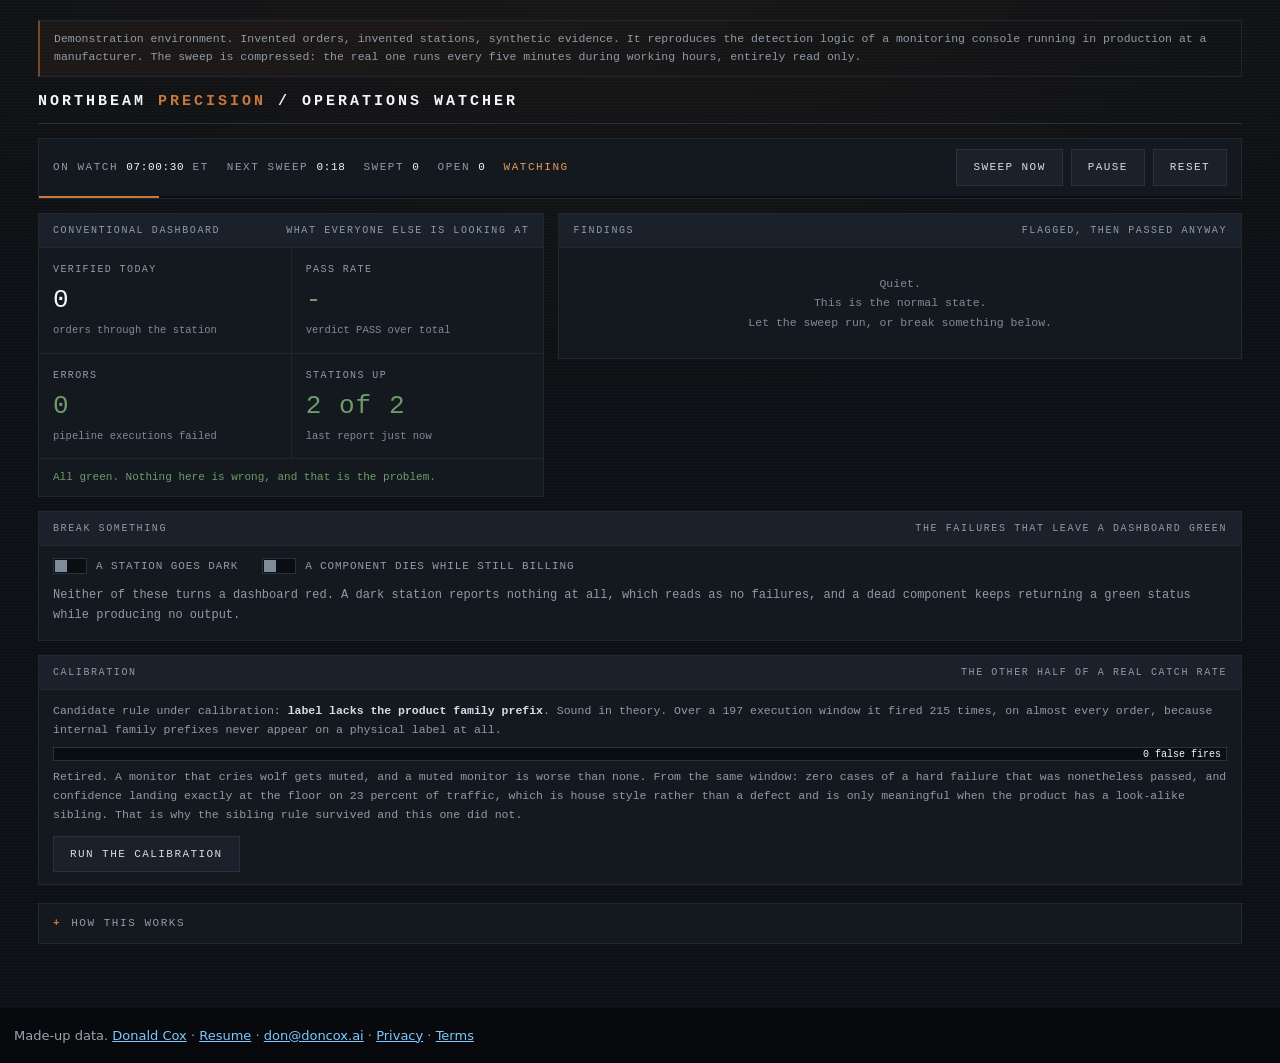
<file: demos/05-watchtower.html>
<!doctype html>
<html lang="en">
<head>
<meta charset="utf-8">
<meta name="viewport" content="width=device-width, initial-scale=1">
<title>Operations watcher | Donald Cox</title>
<style>
/* ==== NB SHARED TOKENS v1 ====================================================
   Keep this block byte-identical across all five demo files. If it changes,
   run demos/sync-shared.py so every demo stays in step.
   ========================================================================== */
:root{
  --ink:#0d1014;
  --panel:#141920;
  --panel-2:#1a212a;
  --well:#0a0d11;
  --rule:#28323d;
  --rule-soft:#1f2731;
  --text:#d5dde5;
  --text-hi:#f2f6fa;
  --dim:#8f9ba8;
  --dimmer:#7f8b98;
  --copper:#c9773c;
  --copper-hi:#e69a55;
  --copper-dim:#7a4823;
  --ok:#6f9b6a;
  --warn:#c2a03c;
  --stop:#de6653;
  --model:#7196b8;
  --code:#c9773c;
  --mono:ui-monospace,"SF Mono",SFMono-Regular,"Cascadia Mono",Menlo,Consolas,"Liberation Mono",monospace;
  --serif:"Iowan Old Style","Palatino Linotype",Palatino,"Book Antiqua",Georgia,serif;
  --t-fast:120ms cubic-bezier(.2,0,0,1);
  --t-mech:260ms cubic-bezier(.33,0,.15,1);
}
*{box-sizing:border-box}
html,body{margin:0;padding:0}
body{
  background:var(--ink);
  color:var(--text);
  font-family:var(--mono);
  font-size:14px;
  line-height:1.5;
  -webkit-font-smoothing:antialiased;
  background-image:
    repeating-linear-gradient(0deg,rgba(255,255,255,.014) 0 1px,transparent 1px 3px),
    radial-gradient(120% 80% at 50% -10%,rgba(201,119,60,.07),transparent 60%);
}
.wrap{max-width:1240px;margin:0 auto;padding:20px 18px 64px}
.lab{font-size:10px;letter-spacing:.16em;text-transform:uppercase;color:var(--dim)}
.num{font-variant-numeric:tabular-nums}
.prose{font-family:var(--serif);font-size:15.5px;line-height:1.62;color:var(--text)}
.prose p{margin:0 0 .85em}
button{font:inherit;color:inherit;background:none;border:0;cursor:pointer}
.btn{
  font-family:var(--mono);font-size:11px;letter-spacing:.13em;text-transform:uppercase;
  padding:9px 16px;border:1px solid var(--rule);background:var(--panel-2);color:var(--text);
  transition:border-color var(--t-fast),background var(--t-fast),color var(--t-fast);
}
.btn:hover:not(:disabled){border-color:var(--copper);color:var(--text-hi)}
.btn:focus-visible{outline:2px solid var(--copper-hi);outline-offset:2px}
.btn:disabled{opacity:.35;cursor:not-allowed}
.btn-p{background:var(--copper);border-color:var(--copper);color:#160d06;font-weight:700}
.btn-p:hover:not(:disabled){background:var(--copper-hi);border-color:var(--copper-hi);color:#160d06}
.panel{background:var(--panel);border:1px solid var(--rule-soft)}
.panel-hd{
  display:flex;align-items:center;justify-content:space-between;gap:12px;
  padding:9px 14px;border-bottom:1px solid var(--rule-soft);background:var(--panel-2);
}
.rule{height:1px;background:var(--rule-soft);border:0;margin:0}
.sw{display:inline-flex;align-items:center;gap:9px;cursor:pointer;user-select:none}
.sw input{position:absolute;opacity:0;width:0;height:0}
.sw .track{
  width:34px;height:16px;background:var(--well);border:1px solid var(--rule);
  position:relative;flex:none;transition:border-color var(--t-fast),background var(--t-fast);
}
.sw .track::after{
  content:"";position:absolute;top:1px;left:1px;width:12px;height:12px;background:var(--dimmer);
  transition:transform var(--t-mech),background var(--t-mech);
}
.sw input:checked + .track{border-color:var(--copper-dim);background:#1b120a}
.sw input:checked + .track::after{transform:translateX(16px);background:var(--copper)}
.sw input:focus-visible + .track{outline:2px solid var(--copper-hi);outline-offset:2px}
.sw .txt{font-size:11px;letter-spacing:.08em;text-transform:uppercase;color:var(--dim)}
.sw input:checked ~ .txt{color:var(--text)}
.banner{
  border:1px solid var(--rule-soft);border-left:2px solid var(--copper-dim);
  background:linear-gradient(90deg,rgba(201,119,60,.06),transparent 60%);
  padding:9px 14px;font-size:11.5px;color:var(--dim);margin-bottom:14px;line-height:1.6;
}
details.drawer{border:1px solid var(--rule-soft);background:var(--panel);margin-top:18px}
details.drawer > summary{
  padding:11px 14px;cursor:pointer;font-size:11px;letter-spacing:.14em;text-transform:uppercase;
  color:var(--dim);list-style:none;display:flex;align-items:center;gap:10px;
}
details.drawer > summary::-webkit-details-marker{display:none}
details.drawer > summary::before{content:"+";color:var(--copper);font-weight:700}
details.drawer[open] > summary::before{content:"-"}
details.drawer > summary:hover{color:var(--text)}
.drawer-body{padding:4px 18px 20px;border-top:1px solid var(--rule-soft)}
@media (max-width:720px){ .wrap{padding:14px 12px 48px} }
/* ==== END NB SHARED TOKENS ================================================ */

.mast{display:flex;align-items:baseline;justify-content:space-between;gap:16px;flex-wrap:wrap;border-bottom:1px solid var(--rule);padding-bottom:10px;margin-bottom:14px}
.mast h1{font-size:15px;letter-spacing:.2em;text-transform:uppercase;margin:0;font-weight:700;color:var(--text-hi)}
.mast h1 span{color:var(--copper)}

/* the instrument readout. Not a pill, not a glowing dot. */
.instr{border:1px solid var(--rule-soft);background:var(--panel);margin-bottom:14px}
.instr-row{display:flex;align-items:center;gap:18px;padding:10px 14px;flex-wrap:wrap}
.instr-row .seg{font-size:11px;letter-spacing:.14em;text-transform:uppercase;color:var(--dim)}
.instr-row .seg b{color:var(--text-hi);font-weight:400;letter-spacing:.06em}
.instr-row .state{color:var(--copper-hi)}
.sweepbar{height:2px;background:var(--well);position:relative;overflow:hidden}
.sweepbar i{position:absolute;left:0;top:0;bottom:0;background:var(--copper);width:0;transition:width 1s linear}
.sweepbar.paused i{background:var(--dimmer)}

.split{display:grid;grid-template-columns:minmax(0,1fr) minmax(0,1.35fr);gap:14px;align-items:start}
@media (max-width:960px){ .split{grid-template-columns:1fr} }

/* conventional dashboard, deliberately reassuring */
.tiles{display:grid;grid-template-columns:1fr 1fr;gap:1px;background:var(--rule-soft)}
.tile{background:var(--panel);padding:14px}
.tile .k{font-size:10px;letter-spacing:.14em;text-transform:uppercase;color:var(--dim)}
.tile .v{font-size:26px;letter-spacing:.04em;color:var(--ok);margin-top:4px}
.tile .v.calm{color:var(--text-hi)}
.tile .sub{font-size:10.5px;color:var(--dimmer);margin-top:3px}
.allgreen{padding:10px 14px;font-size:11px;color:var(--ok);border-top:1px solid var(--rule-soft)}

.finding{padding:11px 14px;border-bottom:1px solid var(--rule-soft);cursor:pointer;transition:background var(--t-fast)}
.finding:hover{background:var(--panel-2)}
.finding:focus-visible{outline:2px solid var(--copper-hi);outline-offset:-2px}
.finding.sel{background:var(--panel-2);box-shadow:inset 2px 0 0 var(--copper)}
.finding .fh{display:flex;justify-content:space-between;gap:10px;align-items:baseline;flex-wrap:wrap}
.finding .rule{height:auto;background:none;font-size:12px;color:var(--text-hi);letter-spacing:.04em}
.finding .when{font-size:10px;color:var(--dim);white-space:nowrap}
.finding .sub{font-size:11px;color:var(--dim);margin-top:4px;line-height:1.5}
.sev{font-size:9px;letter-spacing:.12em;text-transform:uppercase;padding:2px 7px;border:1px solid}
.sev.concern{border-color:var(--stop);color:var(--stop)}
.sev.watch{border-color:var(--warn);color:var(--warn)}
.sev.info{border-color:var(--rule);color:var(--dim)}
.empty{padding:26px 14px;text-align:center;color:var(--dimmer);font-size:11.5px;line-height:1.7}

.why{margin-top:7px;border-left:2px solid var(--copper-dim);padding:5px 10px;background:var(--well);font-size:10.5px;color:var(--dim);line-height:1.55}
.why b{color:var(--copper-hi);font-weight:400;display:block;margin-bottom:2px;font-size:9px;letter-spacing:.12em;text-transform:uppercase}

.dossier{padding:14px}
.dossier h2{margin:0 0 4px;font-size:12px;letter-spacing:.1em;color:var(--text-hi);font-weight:400}
.dossier .meta{font-size:10.5px;color:var(--dim);margin-bottom:12px}
.tl{margin:0;padding:0;border-left:1px solid var(--rule);margin-left:5px}
.tl li{list-style:none;position:relative;padding:0 0 11px 16px;font-size:11px;color:var(--dim);line-height:1.55}
.tl li::before{content:"";position:absolute;left:-4px;top:5px;width:7px;height:7px;background:var(--copper)}
.tl li b{color:var(--text);font-weight:400}
.tl li.bad::before{background:var(--stop)}
.evi{display:grid;grid-template-columns:repeat(3,1fr);gap:7px;margin-top:10px}
.evi div{background:var(--well);border:1px solid var(--rule);aspect-ratio:4/3;overflow:hidden}
.evi svg{display:block;width:100%;height:100%}
.confbar{position:relative;height:16px;background:var(--well);border:1px solid var(--rule);margin-top:8px}
.confbar i{position:absolute;left:0;top:0;bottom:0;background:var(--model);opacity:.5}
.confbar u{position:absolute;top:-2px;bottom:-2px;width:2px;background:var(--code);text-decoration:none}
.confbar span{position:absolute;right:5px;top:0;font-size:10px;color:var(--text-hi)}
.triage{margin-top:12px;border:1px solid var(--rule-soft);background:var(--panel-2);padding:11px}
.triage .hd{font-size:9px;letter-spacing:.14em;text-transform:uppercase;color:var(--model);margin-bottom:5px}
.triage .body{font-size:11.5px;color:var(--text);line-height:1.6}
.triage .foot{margin-top:8px;font-size:10px;color:var(--dimmer);border-top:1px solid var(--rule-soft);padding-top:7px}
.acts{display:flex;gap:7px;margin-top:11px;flex-wrap:wrap}

.switches{display:flex;flex-wrap:wrap;gap:10px 24px;padding:12px 14px}
.calib{padding:12px 14px}
.calib .bar{height:14px;background:var(--well);border:1px solid var(--rule);position:relative;margin:7px 0}
.calib .bar i{position:absolute;left:0;top:0;bottom:0;background:var(--warn);opacity:.55;width:0;transition:width 900ms cubic-bezier(.33,0,.15,1)}
.calib .bar span{position:absolute;right:5px;top:-1px;font-size:10px;color:var(--text-hi)}
</style>
<meta name="description" content="Interactive demo: a read-only watcher that raises what a green dashboard misses, such as a flag passed anyway or a station gone dark. Runs on invented data.">
<link rel="canonical" href="https://doncox.ai/demos/05-watchtower.html">
<meta name="theme-color" content="#07090c">
<meta property="og:type" content="website">
<meta property="og:url" content="https://doncox.ai/demos/05-watchtower.html">
<meta property="og:title" content="Operations watcher | Donald Cox">
<meta property="og:description" content="Interactive demo: a read-only watcher that raises what a green dashboard misses, such as a flag passed anyway or a station gone dark. Runs on invented data.">
<meta property="og:site_name" content="Donald Cox">
<meta property="og:image" content="https://doncox.ai/assets/og.jpg">
<meta property="og:image:width" content="2400">
<meta property="og:image:height" content="1260">
<meta property="og:image:alt" content="Donald Cox: I design and build the AI systems that run businesses.">
<meta name="twitter:image" content="https://doncox.ai/assets/og.jpg">
<meta name="twitter:card" content="summary_large_image">
<link rel="icon" href="/favicon.ico" sizes="48x48">
<link rel="icon" href="/assets/favicon.svg" type="image/svg+xml">
<link rel="apple-touch-icon" href="/apple-touch-icon.png">
</head>
<body>
<main>
<div class="wrap">

  <div class="banner">
    Demonstration environment. Invented orders, invented stations, synthetic evidence. It
    reproduces the detection logic of a monitoring console running in production at a
    manufacturer. The sweep is compressed: the real one runs every five minutes during working
    hours, entirely read only.
  </div>

  <div class="mast">
    <h1>Northbeam <span>Precision</span> / Operations watcher</h1>
  </div>

  <div class="instr">
    <div class="instr-row">
      <span class="seg">ON WATCH <b class="num" id="clock">00:00:00</b> ET</span>
      <span class="seg">NEXT SWEEP <b class="num" id="next">0:00</b></span>
      <span class="seg">SWEPT <b class="num" id="sweeps">0</b></span>
      <span class="seg">OPEN <b class="num" id="openct">0</b></span>
      <span class="seg state" id="state">watching</span>
      <span style="margin-left:auto;display:flex;gap:8px">
        <button class="btn" id="sweepNow">Sweep now</button>
        <button class="btn" id="pause">Pause</button>
        <button class="btn" id="reset">Reset</button>
      </span>
    </div>
    <div class="sweepbar" id="bar"><i id="barFill"></i></div>
  </div>

  <div class="split">
    <section class="panel">
      <div class="panel-hd">
        <span class="lab">Conventional dashboard</span>
        <span class="lab">what everyone else is looking at</span>
      </div>
      <div class="tiles">
        <div class="tile"><div class="k">Verified today</div><div class="v calm num" id="dVer">0</div><div class="sub">orders through the station</div></div>
        <div class="tile"><div class="k">Pass rate</div><div class="v num" id="dPass">-</div><div class="sub">verdict PASS over total</div></div>
        <div class="tile"><div class="k">Errors</div><div class="v num" id="dErr">0</div><div class="sub">pipeline executions failed</div></div>
        <div class="tile"><div class="k">Stations up</div><div class="v num" id="dSt">2 of 2</div><div class="sub" id="dStSub">last report just now</div></div>
      </div>
      <div class="allgreen" id="dNote">All green. Nothing here is wrong, and that is the problem.</div>
    </section>

    <section class="panel">
      <div class="panel-hd">
        <span class="lab">Findings</span>
        <span class="lab">flagged, then passed anyway</span>
      </div>
      <div id="findings"><div class="empty">Quiet.<br>This is the normal state.<br>Let the sweep run, or break something below.</div></div>
    </section>
  </div>

  <section class="panel" style="margin-top:14px" id="dossierPanel" hidden>
    <div class="panel-hd"><span class="lab">Dossier</span><span class="lab" id="dossierWhat"></span></div>
    <div class="dossier" id="dossier"></div>
  </section>

  <section class="panel" style="margin-top:14px">
    <div class="panel-hd"><span class="lab">Break something</span><span class="lab">the failures that leave a dashboard green</span></div>
    <div class="switches">
      <label class="sw"><input type="checkbox" id="swDark"><span class="track"></span><span class="txt">A station goes dark</span></label>
      <label class="sw"><input type="checkbox" id="swDead"><span class="track"></span><span class="txt">A component dies while still billing</span></label>
    </div>
    <p style="padding:0 14px 14px;margin:0;font-size:12px;color:var(--dim);line-height:1.65" id="swNote">
      Neither of these turns a dashboard red. A dark station reports nothing at all, which reads as
      no failures, and a dead component keeps returning a green status while producing no output.
    </p>
  </section>

  <section class="panel" style="margin-top:14px">
    <div class="panel-hd"><span class="lab">Calibration</span><span class="lab">the other half of a real catch rate</span></div>
    <div class="calib">
      <div style="font-size:11.5px;color:var(--dim);line-height:1.65">
        Candidate rule under calibration: <b style="color:var(--text)">label lacks the product family prefix</b>.
        Sound in theory. Over a 197 execution window it fired 215 times, on almost every order, because internal family prefixes never appear on a physical label at all.
      </div>
      <div class="bar"><i id="calBar"></i><span class="num" id="calNum">0 false fires</span></div>
      <div style="font-size:11.5px;color:var(--dim);line-height:1.65">
        Retired. A monitor that cries wolf gets muted, and a muted monitor is worse than none.
        From the same window: zero cases of a hard failure that was nonetheless passed, and
        confidence landing exactly at the floor on 23 percent of traffic, which is house style
        rather than a defect and is only meaningful when the product has a look-alike sibling.
        That is why the sibling rule survived and this one did not.
      </div>
      <div class="acts"><button class="btn" id="calRun">Run the calibration</button></div>
    </div>
  </section>

  <details class="drawer">
    <summary>How this works</summary>
    <div class="drawer-body">
      <div class="prose">
        <p><b>Why it exists.</b> The verification system was working. It was reading labels
        correctly and naming discrepancies correctly. At least four wrong shipments went out anyway.
        In three of them the discrepancy was raised in a way that could be clicked past,
        and nothing downstream ever asked whether a flag had been resolved or merely dismissed. On
        every dashboard those orders were green. They passed.</p>

        <p><b>Shape.</b> A read-only collector runs against the workflow engine's own execution
        database through a watermark, every five minutes, during working hours. It writes nothing to
        anything it observes and keeps its own findings store. Findings are triaged by a reasoning
        model, and the assessment sits beside the raw evidence. The model advises and changes no verdict.</p>

        <p><b>Every rule records the incident that created it.</b> That is a deliberate documentation
        practice: nobody may delete a rule without reading why it was written. Open the provenance
        line on any finding above.</p>

        <p><b>Investigation.</b> Click a finding, or type any order number, and get the attempts
        timeline in local time, who was signed in for each attempt, per line confidence against its
        floor, every flag raised, and the actual photographs the vision model judged, recovered from
        the execution record. Before this existed that reconstruction was a series of manual database
        queries and a hunt through cloud storage folders.</p>

        <p><b>Two traps worth knowing.</b> An order lookup that returns nothing usually means the
        execution history has aged out of retention, not that the record never existed, so queries
        are bounded by date. And order numbers appear quoted inside hundreds of unrelated execution
        payloads, so a plain substring search returns noise; photograph recovery is anchored on the
        finding's own execution identifiers.</p>

        <p><b>A fault this watcher did not catch.</b> An AI component feeding its training queue
        returned nothing for eighteen hours while re-billing the same three calls every thirty
        minutes. It looked healthy from outside. The morning check and an audit found it. The cause
        was a token budget that the model's own default reasoning consumed entirely, leaving no room
        for output. Repairing it surfaced two wrong-shipment risks that had been invisible, and the
        failure now has its own rule.</p>

        <p><b>It runs on the server, not on a desk.</b> This started as a compiled desktop program
        and that version was retired, because the floor has to be watched even when a particular
        workstation is off. On the day that decision was made, the machinist's workstation was asleep
        for the entire build session and nothing was blocked by it. Each desk now opens the same URL
        as a desktop-app-mode window, and rebuilding the container updates every desk at once.</p>

        <p><b>Plain text for operators.</b> Model prose is normalized before it reaches an operator. Characters are never deleted, because deleting welds neighbors together and
        silently corrupts arithmetic inside a note.</p>

        <p><b>Measured.</b> Sweep every five minutes, working hours, weekdays, for known failure classes. It makes no promise about every defect. Calibrated over a 197
        execution window. Zero blunt hard-failure-but-passed cases found. One candidate rule retired
        after 215 false fires. A rule written after a production machine sat powered off for an entire weekend, where the tell was subtle: the network controller
        still listed the client with a stale uptime for over half an hour and the switch port stayed
        link-up the whole time. </p>
      </div>
    </div>
  </details>
</div>

</main>
<script>
"use strict";
/* =========================================================================
   Operations watcher, demo. Invented orders, stations and evidence.
   Deterministic: no randomness anywhere, so the test can assert outcomes.
   ========================================================================= */

const SWEEP_SECONDS = 20;          /* compressed from five minutes */
const SWEEP_MINUTES = 5;           /* what one sweep represents */

/* A scripted stream of verification executions. `t` is minutes into the shift. */
const STREAM = [
  { id:"NB-20101", t:2,  station:"A", who:"Operator A", verdict:"PASS", conf:0.97, floor:0.90, category:"low" },
  { id:"NB-20102", t:6,  station:"B", who:"Operator B", verdict:"PASS", conf:0.96, floor:0.90, category:"low" },
  { id:"NB-20103", t:9,  station:"A", who:"Operator A", verdict:"PASS", conf:0.95, floor:0.95, category:"high",
    sibling:"NB-TRQ-014-STD",
    note:"cleared by the smallest possible margin against a look-alike sibling" },
  { id:"NB-20104", t:13, station:"B", who:"Operator B", verdict:"HOLD", conf:0.41, floor:0.90, category:"low",
    overriddenCorrect:true, blurrySlip:true,
    note:"held on a blurry packing slip, overridden, goods were correct" },
  { id:"NB-20105", t:17, station:"A", who:"Operator A", verdict:"PASS", conf:0.93, floor:0.90, category:"low" },
  { id:"NB-20106", t:21, station:"B", who:"Operator B", verdict:"PASS", conf:0.94, floor:0.90, category:"low",
    retakeNamedDiscrepancy:"retake note reads: second box is the wrong size",
    note:"the pipeline named a discrepancy and the order passed anyway" },
  { id:"NB-20107", t:26, station:"A", who:"Operator A", verdict:"PASS", conf:0.98, floor:0.90, category:"low" },
  { id:"NB-20108", t:31, station:"B", who:"Operator B", verdict:"PASS", conf:0.91, floor:0.95, category:"high",
    intendedFloor:0.95,
    note:"a high risk category cleared below the floor that was supposed to apply to it" },
  { id:"NB-20109", t:36, station:"A", who:"Operator A", verdict:"PASS", conf:0.97, floor:0.90, category:"low" },
  { id:"NB-20110", t:41, station:"B", who:"Operator B", verdict:"PASS", conf:0.96, floor:0.90, category:"low" }
];

/* Every rule carries the incident that caused it to be written. Provenance is the point. */
const RULES = [
  { id:"sibling_at_floor", label:"Cleared at exactly the floor, look-alike sibling exists",
    sev:"concern",
    why:"Written after an order cleared at exactly its floor while a near-identical sibling part existed one character away in the catalog. Confidence at the floor is 23 percent of traffic and harmless on its own. It is only meaningful when a look-alike sibling exists, which is what this rule tests.",
    triage:"The margin is zero and a sibling part exists. Confidence alone cannot separate these two. Physically check the part before release rather than reasoning about the score.",
    test: e => e.verdict === "PASS" && e.conf === e.floor && !!e.sibling },

  { id:"named_contradiction_discarded", label:"Discrepancy named, then passed anyway",
    sev:"concern",
    why:"Written after three confirmed wrong shipments. In every one of them the pipeline detected and correctly described the discrepancy, a non-blocking retake let it through, and nothing downstream ever asked whether the flag had been resolved or merely dismissed. This is the rule the whole system exists for.",
    triage:"The system said something was wrong, in words, and the order shipped. Read the retake note before anything else. This is the exact shape of those three wrong shipments.",
    test: e => e.verdict === "PASS" && !!e.retakeNamedDiscrepancy },

  { id:"category_floor_inert", label:"High risk category cleared below its intended floor",
    sev:"concern",
    why:"Written after a special-rules mechanism that everyone believed was raising the bar for a high risk category turned out to be inert. The stricter floor had never once been applied. The rule watches for the condition the dead mechanism was supposed to catch.",
    triage:"The stricter floor did not apply. Treat the verdict as if it had been scored against the loose floor, because it was.",
    test: e => e.verdict === "PASS" && e.category === "high" && e.intendedFloor && e.conf < e.intendedFloor },

  { id:"false_hold_blurry_slip", label:"Stop on correct goods",
    sev:"watch",
    why:"Written to watch the system's own false positives. Measured honestly: of 16 override-and-ship finalizes, 7 overrode a stop. The 3 of those checked from photos all had correct goods. A gate that stops correct work teaches its operators to click through, which destroys the value of every true stop.",
    triage:"Goods were correct. This is a false stop, and false stops are tracked as carefully as misses because they erode the stop signal.",
    test: e => e.verdict === "HOLD" && e.overriddenCorrect === true }
];

const STATE = {
  running:true, tick:0, sweeps:0, minutes:0, ingested:0,
  execs:[], findings:[], sel:null, dark:false, deadFrom:null
};
const $ = id => document.getElementById(id);

/* ---- DOM helpers ---- */
function el(tag, opts, kids){
  const n = document.createElement(tag);
  if(opts){
    if(opts.cls) n.className = opts.cls;
    if(opts.text != null) n.textContent = opts.text;
    if(opts.style) n.setAttribute("style", opts.style);
    if(opts.attrs) for(const k in opts.attrs) n.setAttribute(k, opts.attrs[k]);
  }
  if(kids) kids.forEach(c=>{ if(c) n.appendChild(typeof c === "string" ? document.createTextNode(c) : c); });
  return n;
}
function clear(n){ while(n.firstChild) n.removeChild(n.firstChild); }
function esc(s){ return String(s).replace(/&/g,"&amp;").replace(/</g,"&lt;").replace(/>/g,"&gt;"); }
function svgNode(str){
  const doc = new DOMParser().parseFromString(str,"image/svg+xml");
  if(doc.getElementsByTagName("parsererror").length) return el("div",{cls:"lab",text:"evidence unavailable"});
  return document.importNode(doc.documentElement,true);
}
function hhmm(min){
  const base = 7 * 60;
  const m = base + min;
  return String(Math.floor(m/60)).padStart(2,"0") + ":" + String(m%60).padStart(2,"0");
}

/* ---- evidence ---- */
function svgEvidence(kind, label){
  if(kind === "slip"){
    return '<svg viewBox="0 0 320 240" xmlns="http://www.w3.org/2000/svg" role="img" aria-label="packing slip">'
      + '<rect width="320" height="240" fill="#0a0d11"/><rect x="20" y="16" width="280" height="208" fill="#d9d4c8"/>'
      + '<rect x="20" y="16" width="280" height="22" fill="#c3bcab"/>'
      + '<text x="34" y="32" font-family="monospace" font-size="10" fill="#2b3038">PACKING SLIP</text>'
      + '<text x="34" y="70" font-family="monospace" font-size="9" fill="#2b3038">'+esc(label)+'</text>'
      + '</svg>';
  }
  return '<svg viewBox="0 0 320 240" xmlns="http://www.w3.org/2000/svg" role="img" aria-label="goods">'
    + '<rect width="320" height="240" fill="#0f1319"/><rect x="0" y="180" width="320" height="60" fill="#171c23"/>'
    + '<rect x="70" y="52" width="180" height="120" fill="#b9a98d" stroke="#8d7f68"/>'
    + '<rect x="86" y="70" width="148" height="84" fill="#efe9dc"/>'
    + '<text x="98" y="100" font-family="monospace" font-size="9" fill="#22262d">NORTHBEAM</text>'
    + '<text x="98" y="122" font-family="monospace" font-size="9" fill="#22262d">'+esc(label)+'</text>'
    + '</svg>';
}

/* ---- the collector, read only by construction ---- */
function ingest(uptoMinutes){
  const fresh = [];
  STREAM.forEach(e=>{
    if(e.t > uptoMinutes) return;
    if(STATE.execs.some(x=>x.id === e.id)) return;
    if(STATE.dark && e.station === "B" && e.t >= STATE.darkFrom) return;  /* dark station reports nothing */
    STATE.execs.push(e);
    fresh.push(e);
  });
  return fresh;
}

function evaluate(fresh, nowMinutes){
  const out = [];
  fresh.forEach(e=>{
    RULES.forEach(r=>{
      let hit = false;
      try { hit = !!r.test(e); } catch(err){ hit = false; }
      if(hit) out.push({ key:r.id + ":" + e.id, rule:r, exec:e, at:nowMinutes, kind:"exec" });
    });
  });

  /* Station silence. A dark station does not fail, it stops existing, which is why a
     dashboard built on failure counts cannot see it.
     The discriminator is comparative, not absolute: one station quiet while ANOTHER is
     still reporting means that box is down. Everything quiet at once means the shop is
     quiet, which is not a fault. Uniform silence across unrelated devices is the tell
     that the problem is the observer, not the observed. */
  const lastSeen = {};
  ["A","B"].forEach(st=>{
    lastSeen[st] = STATE.execs.filter(x=>x.station === st).reduce((a,x)=>Math.max(a,x.t), -1);
  });
  ["A","B"].forEach(st=>{
    const last = lastSeen[st];
    if(last < 0) return;
    const silent = nowMinutes - last;
    const othersLive = Object.keys(lastSeen).some(o =>
      o !== st && lastSeen[o] >= 0 && (nowMinutes - lastSeen[o]) <= SWEEP_MINUTES);
    if(silent >= SWEEP_MINUTES * 2 && othersLive){
      const key = "station_silent:" + st;
      if(!STATE.findings.some(f=>f.key === key)){
        out.push({ key:key, kind:"station", station:st, at:nowMinutes, silent:silent,
          rule:{ id:"station_silent", label:"Station has reported nothing for " + silent + " minutes",
            sev:"concern",
            why:"Written after a production machine lost power on a Friday afternoon and sat dark all weekend, because nothing watched it. The tell was subtle: the network controller still listed the client with a stale uptime for over half an hour before dropping it, and the switch port stayed link-up the whole time.",
            triage:"No executions and no errors from this station while another station keeps reporting normally. Absence of failure is not evidence of health. Check the machine physically; a powered-off box is indistinguishable from a quiet one on any dashboard built out of failure counts." } });
      }
    }
  });

  /* A component that produces nothing while still consuming. */
  if(STATE.deadFrom !== null && nowMinutes - STATE.deadFrom >= SWEEP_MINUTES){
    const key = "component_silent:triage";
    if(!STATE.findings.some(f=>f.key === key)){
      const mins = nowMinutes - STATE.deadFrom;
      out.push({ key:key, kind:"component", at:nowMinutes, mins:mins,
        rule:{ id:"component_silent", label:"Triage component has produced no output for " + mins + " minutes",
          sev:"concern",
          why:"Written after the component feeding the training queue returned nothing for eighteen hours while re-billing the same three calls every thirty minutes. It reported healthy the whole time. The cause was a token budget that the model's own default reasoning consumed entirely, leaving no room for any output at all.",
          triage:"Still consuming, producing nothing, reporting healthy. Check the output budget before anything else. Repairing the equivalent failure in production immediately surfaced two risk findings that had been invisible for eighteen hours." } });
    }
  }

  return out;
}

/* ---- render ---- */
function renderDashboard(){
  const n = STATE.execs.length;
  const pass = STATE.execs.filter(e=>e.verdict === "PASS").length;
  $("dVer").textContent = String(n);
  $("dPass").textContent = n ? Math.round(pass / n * 100) + "%" : "-";
  $("dErr").textContent = "0";
  const lastB = STATE.execs.filter(x=>x.station === "B").reduce((a,x)=>Math.max(a,x.t), -1);
  const silentB = lastB < 0 ? 0 : STATE.minutes - lastB;
  $("dSt").textContent = "2 of 2";
  $("dStSub").textContent = silentB >= SWEEP_MINUTES * 2
    ? "last report " + silentB + " min ago"
    : "last report just now";
  $("dNote").textContent = STATE.findings.length
    ? "Still all green. Every order below passed, so nothing here changed."
    : "All green. Nothing here is wrong, and that is the problem.";
}

function renderFindings(){
  const box = $("findings"); clear(box);
  $("openct").textContent = String(STATE.findings.length);
  if(!STATE.findings.length){
    const e = el("div",{cls:"empty"});
    e.appendChild(document.createTextNode("Quiet."));
    e.appendChild(el("br")); e.appendChild(document.createTextNode("This is the normal state."));
    e.appendChild(el("br")); e.appendChild(document.createTextNode("Let the sweep run, or break something below."));
    box.appendChild(e);
    return;
  }
  STATE.findings.slice().reverse().forEach(f=>{
    const row = el("div",{cls:"finding" + (STATE.sel === f.key ? " sel" : ""),
                          attrs:{ role:"button", tabindex:"0" }});
    const fh = el("div",{cls:"fh"});
    fh.appendChild(el("span",{cls:"rule",text:f.rule.label}));
    const right = el("span",{style:"display:flex;gap:8px;align-items:center"});
    right.appendChild(el("span",{cls:"sev " + f.rule.sev,text:f.rule.sev}));
    right.appendChild(el("span",{cls:"when num",text:hhmm(f.at)}));
    fh.appendChild(right);
    row.appendChild(fh);
    row.appendChild(el("div",{cls:"sub",
      text: f.kind === "exec" ? (f.exec.id + " · " + f.exec.who + " · " + (f.exec.note || "")) :
            f.kind === "station" ? ("Station " + f.station + " · nothing at all for " + f.silent + " minutes") :
            ("no output for " + f.mins + " minutes, still consuming") }));
    const why = el("div",{cls:"why"});
    why.appendChild(el("b",{text:"why this rule exists"}));
    why.appendChild(document.createTextNode(f.rule.why));
    row.appendChild(why);

    const open = ()=>{ STATE.sel = f.key; renderFindings(); renderDossier(f); };
    row.addEventListener("click", open);
    row.addEventListener("keydown", ev=>{ if(ev.key === "Enter" || ev.key === " "){ ev.preventDefault(); open(); } });
    box.appendChild(row);
  });
}

function renderDossier(f){
  const p = $("dossierPanel"), d = $("dossier");
  p.hidden = false; clear(d);
  $("dossierWhat").textContent = f.kind === "exec" ? f.exec.id : f.rule.label;

  if(f.kind === "exec"){
    const e = f.exec;
    d.appendChild(el("h2",{text:e.id}));
    d.appendChild(el("div",{cls:"meta",text:"verified by " + e.who + " at station " + e.station + ", " + hhmm(e.t) + " ET"}));

    const tl = el("ul",{cls:"tl"});
    tl.appendChild(liOf("Signed in", e.who + " at station " + e.station, false));
    tl.appendChild(liOf(hhmm(e.t) + "  attempt 1", "verdict " + e.verdict + ", confidence " + e.conf.toFixed(2) + " against a floor of " + e.floor.toFixed(2), e.verdict === "HOLD"));
    if(e.retakeNamedDiscrepancy) tl.appendChild(liOf(hhmm(e.t + 1) + "  retake", e.retakeNamedDiscrepancy + ", non blocking, the order continued", true));
    if(e.overriddenCorrect) tl.appendChild(liOf(hhmm(e.t + 2) + "  override", "shipped with a written reason, goods later verified correct", false));
    if(e.sibling) tl.appendChild(liOf("Catalog", "a look-alike sibling exists: " + e.sibling, true));
    if(e.intendedFloor) tl.appendChild(liOf("Category", "high risk, intended floor " + e.intendedFloor.toFixed(2) + ", floor actually applied " + e.floor.toFixed(2), true));
    d.appendChild(tl);

    const bar = el("div",{cls:"confbar"});
    bar.appendChild(el("i",{style:"width:" + (e.conf * 100) + "%"}));
    bar.appendChild(el("u",{style:"left:" + ((e.intendedFloor || e.floor) * 100) + "%"}));
    bar.appendChild(el("span",{cls:"num",text:e.conf.toFixed(2)}));
    d.appendChild(bar);
    d.appendChild(el("div",{cls:"lab",style:"margin-top:5px",
      text:"steel bar is what the model perceived, copper line is the floor the code applied"}));

    const evi = el("div",{cls:"evi"});
    evi.appendChild(el("div",{},[svgNode(svgEvidence("slip", e.id))]));
    evi.appendChild(el("div",{},[svgNode(svgEvidence("goods", e.sibling || "TORQUE HEAD 14"))]));
    evi.appendChild(el("div",{},[svgNode(svgEvidence("goods", "TORQUE HEAD 14"))]));
    d.appendChild(evi);
    d.appendChild(el("div",{cls:"lab",style:"margin-top:5px",
      text:"the actual frames the model judged, recovered from the execution record"}));
  } else {
    d.appendChild(el("h2",{text:f.rule.label}));
    d.appendChild(el("div",{cls:"meta",text:"raised at " + hhmm(f.at) + " ET by the read only collector"}));
    const tl = el("ul",{cls:"tl"});
    if(f.kind === "station"){
      tl.appendChild(liOf("Last execution", "station " + f.station + ", " + f.silent + " minutes ago", true));
      tl.appendChild(liOf("Error count", "zero, which is exactly why a dashboard cannot see this", true));
      tl.appendChild(liOf("Network", "client still listed with a stale uptime, switch port still link-up", false));
    } else {
      tl.appendChild(liOf("Output", "nothing produced for " + f.mins + " minutes", true));
      tl.appendChild(liOf("Spend", "still consuming on the same schedule", true));
      tl.appendChild(liOf("Reported status", "healthy", false));
    }
    d.appendChild(tl);
  }

  const t = el("div",{cls:"triage"});
  t.appendChild(el("div",{cls:"hd",text:"triage assessment"}));
  t.appendChild(el("div",{cls:"body",text:f.rule.triage}));
  t.appendChild(el("div",{cls:"foot",text:"The model advises. Nothing here changes a verdict on its own."}));
  d.appendChild(t);

  const acts = el("div",{cls:"acts"});
  const ack = el("button",{cls:"btn",text:"Acknowledge"});
  ack.addEventListener("click", ()=>{
    STATE.findings = STATE.findings.filter(x=>x.key !== f.key);
    STATE.sel = null; $("dossierPanel").hidden = true;
    renderFindings(); renderDashboard();
  });
  acts.appendChild(ack);
  const close = el("button",{cls:"btn",text:"Close"});
  close.addEventListener("click", ()=>{ STATE.sel = null; $("dossierPanel").hidden = true; renderFindings(); });
  acts.appendChild(close);
  d.appendChild(acts);
}
function liOf(head, body, bad){
  const li = el("li",{cls:bad ? "bad" : ""});
  li.appendChild(el("b",{text:head}));
  li.appendChild(document.createTextNode("  " + body));
  return li;
}

/* ---- sweep loop ---- */
function sweep(){
  STATE.sweeps++;
  STATE.minutes += SWEEP_MINUTES;
  const fresh = ingest(STATE.minutes);
  const found = evaluate(fresh, STATE.minutes);
  found.forEach(f=>{ if(!STATE.findings.some(x=>x.key === f.key)) STATE.findings.push(f); });
  $("sweeps").textContent = String(STATE.sweeps);
  $("state").textContent = found.length ? (found.length + " raised") : "watching";
  renderClock();
  renderDashboard(); renderFindings();
}

/* The header runs on the same compressed shift as the findings, so the two can't disagree. */
function renderClock(){
  const secs = STATE.minutes * 60 + (STATE.tick % SWEEP_SECONDS) * (SWEEP_MINUTES * 60 / SWEEP_SECONDS);
  $("clock").textContent = hhmm(Math.floor(secs / 60)) + ":" + String(secs % 60).padStart(2,"0");
}
function tick(){
  if(!STATE.running) return;
  STATE.tick++;
  const into = STATE.tick % SWEEP_SECONDS;
  const left = SWEEP_SECONDS - into;
  $("next").textContent = "0:" + String(left).padStart(2,"0");
  $("barFill").style.width = (into / SWEEP_SECONDS * 100) + "%";
  if(into === 0) sweep();
  renderClock();
}

/* ---- wiring ---- */
function resetAll(){
  STATE.tick = 0; STATE.sweeps = 0; STATE.minutes = 0;
  STATE.execs = []; STATE.findings = []; STATE.sel = null;
  STATE.dark = $("swDark").checked; STATE.darkFrom = 10;
  STATE.deadFrom = $("swDead").checked ? 0 : null;
  STATE.running = true;
  $("pause").textContent = "Pause";
  $("bar").classList.remove("paused");
  $("dossierPanel").hidden = true;
  $("sweeps").textContent = "0";
  renderClock();
  $("state").textContent = "watching";
  renderDashboard(); renderFindings();
}
$("sweepNow").addEventListener("click", ()=>{ STATE.tick = 0; sweep(); });
$("pause").addEventListener("click", ()=>{
  STATE.running = !STATE.running;
  $("pause").textContent = STATE.running ? "Pause" : "Resume";
  $("bar").classList.toggle("paused", !STATE.running);
  $("state").textContent = STATE.running ? "watching" : "paused";
});
$("reset").addEventListener("click", resetAll);
["swDark","swDead"].forEach(id=>$(id).addEventListener("change", resetAll));
$("calRun").addEventListener("click", ()=>{
  let n = 0;
  const step = ()=>{
    n += 5;
    if(n > 215) n = 215;
    $("calBar").style.width = (n / 215 * 100) + "%";
    $("calNum").textContent = n + " false fires";
    if(n < 215) setTimeout(step, 16);
  };
  step();
});

resetAll();
setInterval(tick, 1000);
tick();
</script>
<footer style="padding:18px 14px;font:13px/1.5 system-ui,sans-serif;color:#9aa4af;background:#07090c">Made-up data. <a href="/" style="color:#7cc8ff">Donald Cox</a> · <a href="/donald-cox-resume.pdf" style="color:#7cc8ff">Resume</a> · <a href="mailto:don@doncox.ai" style="color:#7cc8ff">don@doncox.ai</a> · <a href="/privacy/" style="color:#7cc8ff">Privacy</a> · <a href="/terms/" style="color:#7cc8ff">Terms</a></footer>
</body>
</html>
</file>
<file: assets/site.css>
@font-face{font-family:"Spectral";src:url(/assets/fonts/spectral-latin-300-normal.woff2) format("woff2");font-weight:300;font-display:block}
@font-face{font-family:"Plex";src:url(/assets/fonts/ibm-plex-sans-latin-400-normal.woff2) format("woff2");font-weight:400;font-display:block}
@font-face{font-family:"Plex";src:url(/assets/fonts/ibm-plex-sans-latin-500-normal.woff2) format("woff2");font-weight:500;font-display:block}
:root{--bg:#07090c;--panel:rgba(10,13,18,.975);--ink:#eceae5;--muted:#9aa4af;--line:#242b34;--flow:#7cc8ff;--code:#f0793a;--serif:"Spectral",Georgia,serif;--sans:"Plex",system-ui,sans-serif}
*,*::before,*::after{box-sizing:border-box}
html{-webkit-text-size-adjust:100%;background:var(--bg)}
body{margin:0;background:var(--bg);color:var(--ink);font:400 17px/1.62 var(--sans);font-variant-numeric:tabular-nums;font-synthesis:none}
a{color:inherit;text-underline-offset:.22em;text-decoration-thickness:1px}
#world{position:fixed;inset:0;width:100%;height:100%;z-index:0}
#rail{position:fixed;left:0;top:0;height:2px;width:100%;background:var(--flow);transform:scaleX(0);transform-origin:0 50%;z-index:20}
.top,main{position:relative;z-index:2}
.top{z-index:3}
.wrap{max-width:1360px;margin:0 auto;padding:0 clamp(20px,4vw,56px)}
.top{position:absolute;left:0;right:0}
.top .wrap{display:flex;justify-content:space-between;align-items:baseline;padding-top:22px;font-size:14px}
.top nav{display:flex;gap:24px;color:var(--muted)}.top nav a{text-decoration:none}.top nav a:hover{color:var(--ink)}
.hero{min-height:100svh;display:flex;align-items:flex-end;pointer-events:none;background:linear-gradient(to top,#07090c 8%,rgba(7,9,12,.86) 34%,rgba(7,9,12,0) 58%)}
.hero .wrap{width:100%;padding-bottom:clamp(36px,7vh,76px);pointer-events:auto}
h1{font:300 clamp(40px,5.8vw,88px)/1.05 var(--serif);letter-spacing:-.02em;margin:0;max-width:14em}
.sub{margin:22px 0 0;color:var(--muted);max-width:44em;font-size:clamp(17px,1.4vw,20px)}
.value{background:var(--panel);border-top:1px solid var(--line);border-bottom:1px solid var(--line)}
.vgrid{display:grid;grid-template-columns:repeat(12,1fr);gap:0}
.v{grid-column:span 3;padding:28px 22px 26px 0;border-right:1px solid var(--line);margin-right:22px}
.v:last-child{border-right:0;margin-right:0}
.v b{display:block;font:300 clamp(38px,4vw,60px)/1 var(--serif);letter-spacing:-.016em}
.v b small{font-size:.42em;color:var(--muted)}
.v p{margin:10px 0 0;font-size:15px;line-height:1.48}
.v span.t{display:block;margin-top:6px;font-size:12.5px;color:var(--muted)}
.ch{min-height:150svh;display:flex;align-items:center;pointer-events:none}
.card{width:min(490px,100%);background:var(--panel);border:1px solid var(--line);padding:clamp(22px,2.4vw,34px);pointer-events:auto}
.kick{font-size:13.5px;color:var(--flow);display:block;margin-bottom:10px}
h2{font:300 clamp(28px,2.9vw,42px)/1.12 var(--serif);letter-spacing:-.012em;margin:0 0 12px}
.card p{margin:0 0 12px;color:#c4cad1;font-size:16px}
.card h3{font:500 13.5px/1.3 var(--sans);margin:18px 0 6px;color:var(--ink)}
.card ul{list-style:none;margin:0;padding:0;font-size:15px;color:#c4cad1}
.card li{padding:7px 0;border-top:1px solid var(--line);line-height:1.44}
.ret{display:grid;grid-template-columns:1fr 1fr;gap:1px;background:var(--line);margin-top:14px;border:1px solid var(--line)}
.ret div{background:#0b0e13;padding:13px}
.ret b{display:block;font:300 28px/1.05 var(--serif)}
.ret small{display:block;margin-top:5px;color:var(--muted);font-size:12.5px;line-height:1.35}
.solid{background:var(--bg);border-top:1px solid var(--line);padding:clamp(64px,8vw,112px) 0}
.solid h2{font-size:clamp(30px,3.6vw,52px);max-width:17em}
.lede{color:var(--muted);max-width:42em;margin:0 0 26px}
.ladder{display:grid;grid-template-columns:repeat(5,1fr);align-items:end;gap:10px;margin:30px 0 8px}
.ladder div{border:1px solid var(--line);padding:14px;display:flex;flex-direction:column;justify-content:flex-end;background:#0b0e13;transform-origin:50% 100%}
.ladder b{font:300 26px/1.1 var(--serif)}.ladder small{color:var(--muted);font-size:13px;margin-top:4px}
.board{display:grid;grid-template-columns:repeat(12,1fr);gap:1px;background:var(--line);border:1px solid var(--line);margin-top:34px}.cell{background:#090c11;padding:24px}.w7{grid-column:span 7}.w6{grid-column:span 6}.w5{grid-column:span 5}.w4{grid-column:span 4}.big{display:block;font:300 clamp(36px,3.8vw,58px)/1.05 var(--serif);letter-spacing:-.016em}.big small{font-size:.42em;color:var(--muted);letter-spacing:0}.cell p{margin:12px 0 0;max-width:36em}.t{display:block;margin-top:10px;font-size:12.5px;color:var(--muted)}.ticks{display:flex;flex-wrap:wrap;gap:3px;margin-top:16px}.ticks i{display:block;width:6px;height:18px;background:var(--flow)}.hrs{display:flex;gap:2px;margin-top:16px}.hrs i{display:block;background:#2a3c63;min-height:42px;padding:6px;font-style:normal;font-size:12px;overflow:hidden}.hrs i:nth-child(2){background:#3a5288}.hrs i:nth-child(3){background:#46609f}.hrs em{font-style:normal}.rows{list-style:none;margin:20px 0 0;padding:0}.rows a{display:grid;grid-template-columns:minmax(200px,3fr) 7fr;gap:16px;padding:16px 0;border-top:1px solid var(--line);text-decoration:none}.rows a:hover b{color:var(--flow)}.rows b{font:300 clamp(21px,1.9vw,27px)/1.2 var(--serif)}.rows span{color:var(--muted)}.cred{width:100%;border-collapse:collapse;margin-top:20px}.cred td{padding:13px 16px 13px 0;border-top:1px solid var(--line);vertical-align:top}.cred td:nth-child(2),.cred td:nth-child(3){color:var(--muted);white-space:nowrap}.try{display:grid;grid-template-columns:6fr 6fr;gap:clamp(24px,4vw,64px);border-top:1px solid var(--line);padding-top:26px}
label{display:block;font-size:14px;color:var(--muted);margin-bottom:8px}
input{width:100%;background:#0d1117;border:1px solid var(--line);color:var(--ink);font:400 19px/1.3 var(--sans);padding:14px 15px;border-radius:0}
input:focus{outline:1px solid var(--flow)}
.chips{display:flex;flex-wrap:wrap;gap:8px;margin:14px 0 0}
.chips button{all:unset;cursor:pointer;font-size:14px;padding:7px 12px;border:1px solid var(--line);color:var(--muted)}
.chips button:hover,.chips button:focus-visible{border-color:var(--flow);color:var(--ink)}
.out{font:300 clamp(34px,4vw,58px)/1.05 var(--serif)}.ok{color:#7fc8a0}.no{color:var(--code)}
#why{margin:10px 0 0;color:var(--muted)}
@media (max-width:980px){.card{background:rgba(10,13,18,.98)}.value{background:rgba(10,13,18,.98)}.w7,.w6,.w5,.w4{grid-column:span 12}.rows a{grid-template-columns:1fr;gap:2px}.cred td:nth-child(2),.cred td:nth-child(3){white-space:normal}.v{grid-column:span 6;border-right:0;margin-right:0;border-bottom:1px solid var(--line)}.ch{min-height:0;padding:58svh 0 40px}.card{width:100%}.top nav a:nth-child(-n+3){display:none}.ladder,.try{grid-template-columns:1fr}.ladder div{height:auto!important}}
@media (prefers-reduced-motion:no-preference){.js [data-h]{visibility:hidden}}
.skip{position:absolute;left:-999px;top:8px;z-index:30;background:var(--ink);color:var(--bg);padding:8px 12px}
.skip:focus{left:12px}
.top a.name{font-weight:500;text-decoration:none}
.more{display:flex;flex-wrap:wrap;gap:6px 18px;margin-top:14px;font-size:14.5px}
.more a{color:var(--flow)}
.site-foot{background:var(--bg);border-top:1px solid var(--line);padding:28px 0 92px;color:var(--muted);font-size:13.5px;position:relative;z-index:2}
.site-foot .wrap{display:flex;flex-wrap:wrap;justify-content:space-between;gap:10px 28px}
.site-foot p{margin:0}.site-foot .legal{display:flex;gap:18px}
.page{background:var(--bg)}
.page .top{position:static}
.page .top .wrap{padding-bottom:18px;border-bottom:1px solid var(--line)}
.crumb{color:var(--muted);font-size:14px;padding-top:18px;max-width:900px}
.study{padding-top:clamp(36px,6vw,72px);padding-bottom:clamp(56px,8vw,96px);max-width:900px}
.study h1{font-size:clamp(36px,4.6vw,64px);line-height:1.2;max-width:none;padding-bottom:.2em;margin-bottom:14px}
.study h2{font-size:clamp(26px,2.7vw,36px);margin:clamp(40px,5vw,60px) 0 14px}
.study p,.study li,.prose p{color:#c4cad1}
.study p{margin:0 0 15px;max-width:44em}
.study ul{padding-left:20px;margin:0 0 16px}
.study li{margin-bottom:8px}
.study strong{font-weight:500;color:var(--ink)}
.study a{color:var(--flow)}
.summary{display:grid;grid-template-columns:max-content 1fr;gap:0;border:1px solid var(--line);background:#0b0e13;margin:0}
.summary dt,.summary dd{padding:13px 16px;border-top:1px solid var(--line)}
.summary dt:first-of-type,.summary dd:first-of-type{border-top:0}
.summary dt{font-weight:500;color:var(--ink);padding-right:0}
.summary dd{margin:0;color:#c4cad1}
.table-wrap{overflow-x:auto}
.numbers{width:100%;border-collapse:collapse;font-size:15.5px;margin:6px 0 16px}
.numbers th{font-weight:500;text-align:left;color:var(--muted);font-size:13.5px;padding:9px 16px 9px 0}
.numbers td{padding:11px 16px 11px 0;border-top:1px solid var(--line);vertical-align:top;color:#c4cad1}
.numbers td:nth-child(2){color:var(--ink);white-space:nowrap}
.diagram{margin:24px 0}
.diagram svg{display:block;width:100%;height:auto}
.diagram text{font:12.5px var(--sans);fill:var(--ink)}
.diagram .box{fill:#0c1118;stroke:#50617a;stroke-width:1}
.diagram .wire{fill:none;stroke:#7692ee;stroke-width:3;opacity:.62}
.diagram figcaption{color:var(--muted);font-size:14px;margin-top:10px}
.demo-link{margin-top:26px}
@media (max-width:640px){.summary{grid-template-columns:1fr}.summary dt{padding-bottom:0}.summary dd{border-top:0;padding-top:4px}.summary dt:first-of-type{border-top:0}.numbers td:nth-child(2){white-space:normal}}
.ask-toggle{all:unset;position:fixed;right:clamp(14px,2vw,26px);bottom:clamp(14px,2vw,26px);z-index:30;box-sizing:border-box;cursor:pointer;font:500 14px/1 var(--sans);padding:13px 17px;color:var(--ink);background:#0d1219;border:1px solid #3b4a5c;border-radius:6px;transition:border-color .2s,color .2s}
.ask-toggle:hover,.ask-toggle:focus-visible{border-color:var(--flow);color:#fff}
.ask-toggle.is-open{visibility:hidden}
.ask-panel{position:fixed;right:clamp(14px,2vw,26px);bottom:clamp(14px,2vw,26px);z-index:31;box-sizing:border-box;width:min(420px,calc(100vw - 28px));max-height:min(620px,calc(100svh - 40px));display:flex;flex-direction:column;background:#0b0f15;border:1px solid #33404f;border-radius:8px;padding:18px 18px 12px;font-size:15px;line-height:1.5}
.ask-panel[hidden]{display:none}
.ask-head{display:flex;justify-content:space-between;align-items:baseline;gap:12px;margin-bottom:10px}
.ask-panel .ask-title{font:300 23px/1.15 var(--serif);letter-spacing:-.008em;margin:0;max-width:none}
.ask-close{all:unset;cursor:pointer;font-size:13.5px;color:var(--muted);padding:4px 2px}
.ask-close:hover,.ask-close:focus-visible{color:var(--ink);text-decoration:underline}
.ask-log{overflow-y:auto;min-height:0;flex:0 1 auto;overscroll-behavior:contain}
.ask-log p{margin:0}
.ask-q,.ask-a{overflow-wrap:anywhere}
.ask-q{color:var(--flow);padding:10px 0 4px;font-weight:500}
.ask-a{color:#d6dbe1;padding-bottom:8px}
.ask-src{margin-top:7px!important;font-size:13px;color:var(--muted)}
.ask-wait{color:var(--muted);font-style:italic;font-family:var(--serif);padding:4px 0 8px}
.ask-chips{display:flex;flex-direction:column;gap:6px;margin:8px 0 10px}
.ask-chips:empty{display:none}
.ask-chip{all:unset;cursor:pointer;box-sizing:border-box;font-size:14px;line-height:1.35;padding:8px 11px;border:1px solid var(--line);border-radius:5px;color:#c4cad1}
.ask-chip:hover,.ask-chip:focus-visible{border-color:var(--flow);color:var(--ink)}
.ask-label{display:block;font-size:13px;color:var(--muted);margin:6px 0 5px}
.ask-row{display:flex;gap:6px}
.ask-row input{flex:1;min-width:0;width:auto;background:#0d1117;border:1px solid var(--line);color:var(--ink);font:400 16px/1.3 var(--sans);padding:10px 11px;border-radius:5px}
.ask-row input:focus{outline:1px solid var(--flow)}
.ask-send{all:unset;cursor:pointer;box-sizing:border-box;font:500 14px/1 var(--sans);padding:0 15px;border-radius:5px;background:#1a2736;border:1px solid #3b4a5c;color:var(--ink);display:flex;align-items:center}
.ask-send:hover,.ask-send:focus-visible{border-color:var(--flow)}
.ask-send:disabled{opacity:.5;cursor:default}
.ask-note{margin:10px 0 0;font-size:12px;line-height:1.4;color:var(--muted)}
@media (max-width:980px){.ask-panel{right:8px;left:8px;bottom:8px;width:auto;max-height:calc(100svh - 72px)}}
.solid{scroll-margin-top:28px}
@media (max-width:640px){.diagram{overflow-x:auto}.diagram svg{min-width:620px}}
@media (max-height:760px) and (max-width:980px){.hero .sub{margin-bottom:60px}}
@media (max-height:520px){.hero .sub{margin-bottom:60px}.ask-panel{max-height:calc(100svh - 12px);bottom:6px;padding:10px 14px 8px}.ask-chips,.ask-note{display:none}}
.ask-log.has-more{-webkit-mask-image:linear-gradient(to bottom,#000 calc(100% - 44px),transparent);mask-image:linear-gradient(to bottom,#000 calc(100% - 44px),transparent)}
@media (max-width:640px){.ask-log:not(:empty)~.ask-chips .ask-chip:nth-child(n+3){display:none}}
@media (max-width:980px){
.top{position:fixed;top:0;background:var(--bg);border-bottom:1px solid var(--line)}
.top .wrap{padding-top:12px;padding-bottom:12px}
.page .top{position:sticky;top:0}
.page .top .wrap{padding-bottom:12px;border-bottom:0}
.solid,.ch,[id]{scroll-margin-top:64px}
.v b small{display:block;margin-top:6px;line-height:1.2}
}
@media (max-width:400px){.top nav{gap:14px}}
@media (max-width:640px){.diagram::before{content:"Swipe sideways to see the whole diagram.";display:block;position:sticky;left:0;margin-bottom:8px;font-size:13px;color:var(--muted)}}
@media print{
#world,#rail,.skip,.top nav,.ask-toggle,.ask-panel,.diagram::before{display:none!important}
html,body{background:#fff}
body *{color:#000!important;background:transparent!important;border-color:#bbb!important;opacity:1!important;visibility:visible!important;transform:none!important;box-shadow:none!important}
.top,.page .top{position:static!important;border:0}
.hero,.ch{min-height:0!important;display:block;padding:0 0 18px!important}
.hero .wrap{padding-top:32px;padding-bottom:18px}
.solid{padding:18px 0!important}
.card{width:100%!important;padding:0;border:0}
.ladder div{height:auto!important}
.card,.cell,.v,.ladder div,.rows li,tr,.diagram{break-inside:avoid}
h1,h2,h3{break-after:avoid}
.diagram .box{fill:#fff;stroke:#555}
.diagram text{fill:#000}
.site-foot{padding:12px 0}
}
</file>
